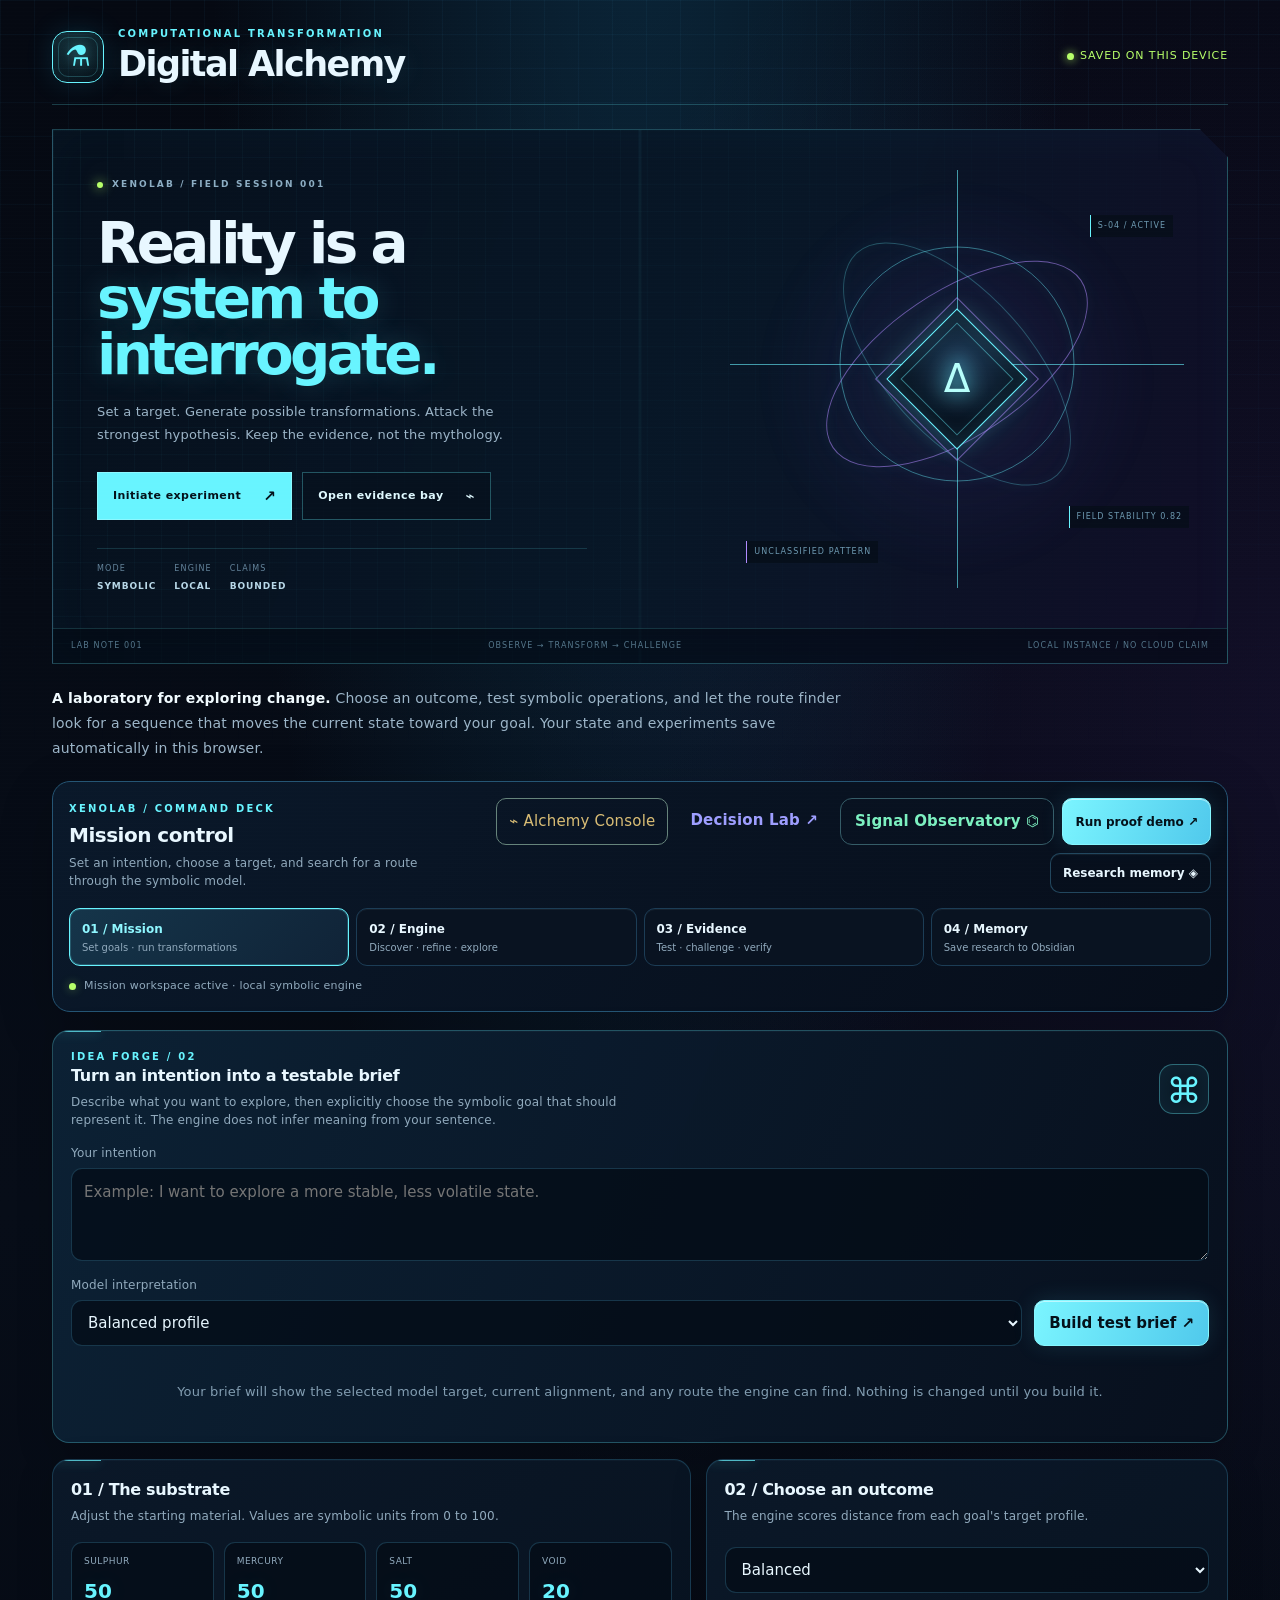
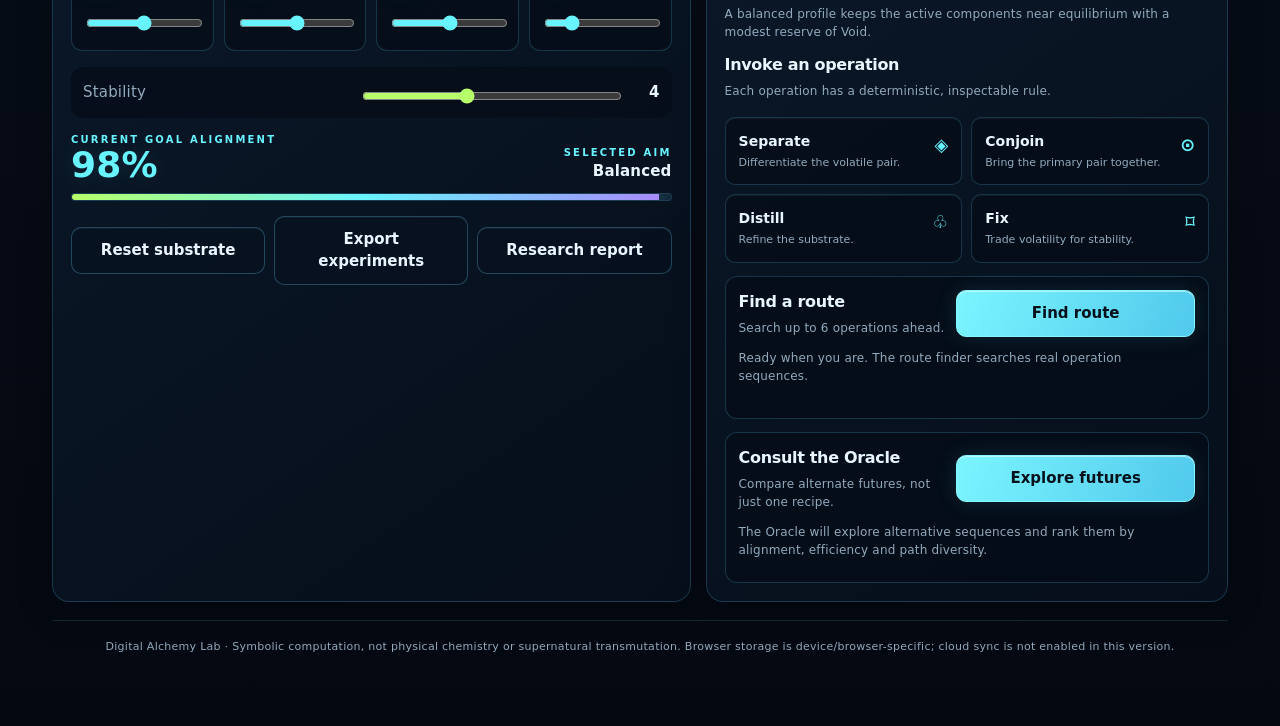
<file: index.html>
<!doctype html>
<html lang="en"><head><meta charset="utf-8"><meta name="viewport" content="width=device-width,initial-scale=1,viewport-fit=cover"><meta name="theme-color" content="#09130f"><title>Digital Alchemy Lab</title>
<style>
:root{color-scheme:dark;--bg:#09130f;--panel:#111f18;--panel2:#17281f;--line:#294535;--gold:#d9bd75;--muted:#9aafa1;--text:#edf4ed;--green:#82c59a;--red:#e9a19a}*{box-sizing:border-box}body{margin:0;background:radial-gradient(ellipse at top,#14281d 0,#09130f 58%);color:var(--text);font:15px/1.5 system-ui,-apple-system,BlinkMacSystemFont,"Segoe UI",sans-serif}button,input,select{font:inherit}button{border:1px solid var(--line);background:#203629;color:var(--text);border-radius:12px;padding:11px 14px;cursor:pointer;font-weight:650}button:active{transform:scale(.985)}button.primary{background:var(--gold);color:#172016;border-color:var(--gold)}button.ghost{background:transparent}button.danger{color:#ffc1b8}button:disabled{opacity:.4;cursor:not-allowed}.wrap{max-width:1050px;margin:auto;padding:20px 15px 50px}.top{display:flex;justify-content:space-between;align-items:center;gap:12px;margin-bottom:22px}.brand{display:flex;align-items:center;gap:12px}.sigil{width:45px;height:45px;border:1px solid var(--gold);border-radius:50%;display:grid;place-items:center;color:var(--gold);font-size:26px}.eyebrow{color:var(--gold);font-size:11px;letter-spacing:.19em;text-transform:uppercase}.brand h1{font-size:23px;line-height:1.15;margin:3px 0}.status{font-size:12px;color:var(--green);display:flex;align-items:center;gap:6px}.dot{width:7px;height:7px;background:var(--green);border-radius:50%}.intro{margin-bottom:20px;color:var(--muted);max-width:690px}.intro strong{color:var(--text)}.mission{margin:0 0 16px;padding:17px 18px;background:linear-gradient(115deg,rgba(29,54,39,.96),rgba(12,24,17,.98));border-color:#3b6048}.mission-head{display:flex;justify-content:space-between;gap:12px;align-items:center}.mission h2{font-size:18px;margin:4px 0}.mission .sub{margin:0;max-width:560px}.mission-mark{font-size:35px;color:var(--gold);border:1px solid #3d5c43;border-radius:50%;width:50px;height:50px;display:grid;place-items:center;flex-shrink:0}.launch-nav{display:grid;grid-template-columns:repeat(5,minmax(0,1fr));gap:8px;margin-top:17px}.launch-nav a{display:flex;align-items:flex-start;gap:8px;min-width:0;text-decoration:none;color:var(--text);background:#0a1710;border:1px solid #294535;border-radius:12px;padding:11px 9px;transition:border-color .15s,background .15s}.launch-nav a:hover,.launch-nav a:focus-visible{border-color:var(--gold);background:#172a1d;outline:none}.launch-nav a>span:nth-child(2){min-width:0;flex:1}.launch-num{font-size:10px;color:var(--gold);letter-spacing:.08em;padding-top:2px}.launch-nav strong{display:block;font-size:12px;line-height:1.3}.launch-nav small{display:block;color:var(--muted);font-size:10px;line-height:1.35;margin-top:5px}.launch-arrow{color:var(--gold);font-size:13px}.mission-note{display:flex;align-items:center;gap:8px;font-size:11px;color:var(--muted);margin:12px 0 0}.mission-note .dot{flex-shrink:0}.intent-compiler{margin:0 0 16px}.field-label{display:block;color:var(--muted);font-size:12px;margin:15px 0 6px}.intent-compiler textarea{display:block;width:100%;resize:vertical;min-height:76px;background:#0a1710;color:var(--text);border:1px solid var(--line);border-radius:11px;padding:12px;font:inherit}.intent-compiler textarea:focus,.intent-compiler select:focus{outline:2px solid var(--gold);outline-offset:2px}.intent-controls{display:grid;grid-template-columns:minmax(0,1fr) auto;gap:12px;align-items:end}.intent-controls .goal-select{margin:0}.intent-controls button{min-height:44px}.intent-result{margin-top:14px}.intent-result:empty{display:none}.intent-result .routebox{margin-top:10px}.intent-brief-title{font-size:14px;color:var(--gold);margin:0 0 5px}.intent-result p{margin:5px 0;color:var(--muted);font-size:12px}.intent-result strong{color:var(--text)}.candidate-compare{border-top:1px solid var(--line);padding-top:10px;margin-top:10px}.candidate-compare>div:first-child{display:flex;justify-content:space-between;gap:8px;align-items:center}.candidate-score{font-size:12px;color:var(--gold);white-space:nowrap}.candidate-compare .routepath{margin-top:8px}.grid{display:grid;grid-template-columns:1.1fr .9fr;gap:15px}.panel{background:linear-gradient(145deg,rgba(22,40,30,.97),rgba(13,25,18,.97));border:1px solid var(--line);border-radius:18px;padding:18px;min-width:0}.panel h2{font-size:16px;margin:0 0 5px}.sub{font-size:12px;color:var(--muted);margin:0 0 17px}.stats{display:grid;grid-template-columns:repeat(4,minmax(0,1fr));gap:9px}.stat{background:#0b1710;border:1px solid #243d2d;border-radius:13px;padding:10px}.stat label{display:block;color:var(--muted);font-size:11px;margin-bottom:8px}.stat strong{font-size:20px;color:var(--gold);font-variant-numeric:tabular-nums}.range{width:100%;accent-color:var(--gold);margin-top:9px}.stability{display:flex;align-items:center;gap:12px;margin:16px 0 0;background:#0b1710;border-radius:12px;padding:12px}.stability label{flex:1;color:var(--muted)}.stability input{width:45%;accent-color:var(--green)}.stability strong{min-width:24px;text-align:right}.row{display:flex;gap:9px;align-items:center;flex-wrap:wrap}.row>*{flex:1}.goal-select{width:100%;background:#0b1710;color:var(--text);border:1px solid var(--line);border-radius:11px;padding:12px;margin:5px 0 12px}.scoreline{display:flex;justify-content:space-between;gap:10px;align-items:end;margin-top:14px}.score{font-size:32px;color:var(--gold);font-weight:750;line-height:1}.meter{height:7px;background:#27382d;border-radius:99px;overflow:hidden;margin-top:10px}.meter span{height:100%;display:block;background:linear-gradient(90deg,#77b98b,var(--gold));width:0%;transition:width .2s}.ops{display:grid;grid-template-columns:repeat(2,minmax(0,1fr));gap:9px}.op{padding:13px;text-align:left;background:#0c1911}.op b{display:block;font-size:14px}.op small{display:block;color:var(--muted);font-weight:400;font-size:11px;margin-top:3px}.op .symbol{float:right;color:var(--gold);font-size:18px}.routebox{border:1px solid var(--line);background:#0b1710;border-radius:13px;padding:13px;margin-top:13px}.routepath{display:flex;flex-wrap:wrap;gap:6px;margin:10px 0}.chip{background:#243b2c;border:1px solid #365540;border-radius:8px;padding:5px 8px;font-size:12px}.trace{display:flex;flex-direction:column;gap:9px}.traceitem{border-left:2px solid var(--gold);padding:1px 0 4px 12px}.traceitem b{font-size:13px}.traceitem p{font-size:12px;color:var(--muted);margin:3px 0}.history{display:flex;flex-direction:column;gap:9px}.histitem{display:flex;justify-content:space-between;gap:12px;align-items:center;border:1px solid var(--line);background:#0b1710;border-radius:12px;padding:12px}.histitem strong{display:block;font-size:13px}.histitem small{color:var(--muted);font-size:11px}.histactions{display:flex;gap:6px;flex-shrink:0}.histactions button{padding:7px 9px;font-size:11px}.empty{padding:22px 10px;text-align:center;color:var(--muted);font-size:13px}.wide{grid-column:1/-1}.foot{margin-top:18px;color:var(--muted);font-size:11px;text-align:center}.toast{position:fixed;bottom:18px;left:50%;transform:translateX(-50%);background:#d9bd75;color:#172016;border-radius:12px;padding:10px 15px;font-weight:700;box-shadow:0 8px 30px #0008;display:none;max-width:90vw;z-index:5}.smallbtn{padding:8px 10px;font-size:12px}@media(max-width:680px){.wrap{padding:15px 12px 35px}.launch-nav{grid-template-columns:1fr 1fr}.launch-nav a:last-child{grid-column:1/-1}.mission{padding:15px}.intent-controls{grid-template-columns:1fr}.grid{grid-template-columns:1fr}.wide{grid-column:auto}.panel{padding:15px}.stats{gap:6px}.stat{padding:8px 7px}.stat strong{font-size:18px}.stat label{font-size:10px}.top{align-items:flex-start}.status{font-size:10px}.brand h1{font-size:21px}.histitem{align-items:flex-start}.histactions{flex-direction:column}.histactions button{min-width:68px}}

/* DIGITAL ALCHEMY / XENOLAB VISUAL SYSTEM */
:root{
 --bg:#050912;
 --panel:#0a1422;
 --panel2:#0d1d30;
 --line:#1b4562;
 --gold:#68f4ff;
 --muted:#91aabd;
 --text:#e8f7ff;
 --green:#b7ff6a;
 --red:#ff719b;
 color-scheme:dark;
}
html{scroll-behavior:smooth;scroll-padding-top:18px}
body{
 background:
  radial-gradient(ellipse at 50% -12%,rgba(22,102,145,.32),transparent 48%),
  radial-gradient(ellipse at 100% 30%,rgba(95,38,155,.13),transparent 42%),
  linear-gradient(180deg,#050912 0%,#070d18 52%,#040811 100%);
 letter-spacing:.012em;
}
body::before{
 content:"";position:fixed;inset:0;z-index:-1;pointer-events:none;
 background-image:linear-gradient(rgba(81,202,255,.045) 1px,transparent 1px),linear-gradient(90deg,rgba(81,202,255,.045) 1px,transparent 1px);
 background-size:34px 34px;
 z-index:0;
 mask-image:linear-gradient(to bottom,black,transparent 86%);
}
body::after{
 content:"";position:fixed;inset:0;z-index:8;pointer-events:none;opacity:.07;
 background:repeating-linear-gradient(to bottom,transparent 0,transparent 3px,rgba(105,220,255,.09) 4px);
 mix-blend-mode:screen;
}
.wrap{max-width:1220px;padding:26px 22px 60px;position:relative;z-index:1}
.top{padding:0 0 17px;border-bottom:1px solid rgba(104,244,255,.22);margin-bottom:24px}
.brand{gap:14px}
.sigil{
 width:52px;height:52px;border-radius:15px;position:relative;
 background:linear-gradient(145deg,rgba(104,244,255,.12),rgba(104,244,255,.015));
 box-shadow:0 0 28px rgba(44,210,255,.13),inset 0 0 18px rgba(104,244,255,.06);
 text-shadow:0 0 18px rgba(104,244,255,.7);font-size:29px;
}
.sigil::after{content:"";position:absolute;inset:5px;border:1px solid rgba(104,244,255,.22);border-radius:10px;pointer-events:none}
.eyebrow{color:var(--gold);letter-spacing:.22em;font-size:10px;font-weight:750}
.brand h1{font-size:clamp(25px,3vw,35px);letter-spacing:-.045em;font-weight:780;text-shadow:0 0 28px rgba(104,244,255,.14)}
.status{color:var(--green);font-size:11px;text-transform:uppercase;letter-spacing:.08em}
.dot{box-shadow:0 0 10px currentColor}
.intro{max-width:790px;font-size:14px;line-height:1.8;color:#9cb5c8}
.intro strong{color:#f1fbff}
.panel{
 background:linear-gradient(145deg,rgba(11,25,42,.96),rgba(6,15,27,.97));
 border:1px solid rgba(64,151,190,.29);
 border-radius:17px;
 box-shadow:0 12px 36px rgba(0,0,0,.19),inset 0 1px 0 rgba(151,226,255,.035);
 position:relative;overflow:hidden;
}
.panel::before{
 content:"";position:absolute;left:0;top:0;width:48px;height:1px;
 background:var(--gold);box-shadow:0 0 12px var(--gold);opacity:.72;
}
.panel h2{letter-spacing:-.02em;font-size:16px}
.sub,.field-label{color:var(--muted)}
.mission{
 background:linear-gradient(112deg,rgba(12,34,54,.97),rgba(8,16,30,.98));
 border-color:rgba(104,244,255,.27);
}
.mission-mark{
 color:var(--gold);border-color:rgba(104,244,255,.36);border-radius:14px;
 background:rgba(104,244,255,.045);box-shadow:inset 0 0 18px rgba(104,244,255,.05);
}
.launch-nav a,.stat,.routebox,.histitem,.stability,.intent-compiler textarea,.goal-select,.op{
 background:rgba(4,12,23,.76);
 border-color:rgba(53,116,151,.39);
}
.launch-nav a{border-radius:11px;transition:transform .18s,border-color .18s,background .18s,box-shadow .18s}
.launch-nav a:hover,.launch-nav a:focus-visible{
 border-color:var(--gold);background:rgba(18,51,72,.75);
 box-shadow:0 0 22px rgba(104,244,255,.09);transform:translateY(-2px)
}
.launch-nav strong{font-size:12px;letter-spacing:.01em}
.launch-num,.launch-arrow,.candidate-score{color:var(--gold)}
button{
 border:1px solid rgba(73,149,183,.42);
 background:linear-gradient(180deg,#12283b,#0b1b2b);
 border-radius:10px;
 box-shadow:inset 0 1px 0 rgba(195,240,255,.055);
 transition:transform .16s,border-color .16s,box-shadow .16s,filter .16s;
}
button:hover:not(:disabled){border-color:rgba(104,244,255,.8);box-shadow:0 0 20px rgba(104,244,255,.09),inset 0 1px 0 rgba(195,240,255,.08);filter:brightness(1.08)}
button.primary{
 background:linear-gradient(110deg,#7bf5ff,#50c9ec);
 border-color:#86f7ff;color:#04111a;
 box-shadow:0 0 22px rgba(80,201,236,.14),inset 0 1px 0 rgba(255,255,255,.5);
 font-weight:800;
}
button.primary:hover:not(:disabled){box-shadow:0 0 27px rgba(80,201,236,.27);filter:brightness(1.05)}
button.ghost{background:rgba(7,17,29,.45)}
button.danger{color:#ff9db7}
.intent-compiler textarea:focus,.intent-compiler select:focus{outline-color:var(--gold)}
.stats{gap:10px}
.stat{border-radius:11px;padding:12px}
.stat label{letter-spacing:.055em;text-transform:uppercase;font-size:9px}
.stat strong,.score{color:var(--gold);text-shadow:0 0 22px rgba(104,244,255,.12)}
.score{font-size:36px}
.meter{background:#14283a;border:1px solid rgba(73,149,183,.19);height:8px}
.meter span{background:linear-gradient(90deg,#b7ff6a,#68f4ff,#a78bfa);box-shadow:0 0 12px rgba(104,244,255,.35)}
.range{accent-color:var(--gold)}
.chip{background:#10283a;border-color:#24536c;color:#d8f7ff}
.traceitem{border-left-color:var(--gold)}
.routebox{border-radius:12px}
.empty{color:#829db1}
.mission-note{font-size:10px;letter-spacing:.015em}
.toast{background:#68f4ff;color:#04111a;box-shadow:0 8px 35px rgba(0,0,0,.55),0 0 25px rgba(104,244,255,.18)}
.foot{border-top:1px solid rgba(104,244,255,.14);padding-top:18px;letter-spacing:.025em}
input,select,textarea{accent-color:var(--gold)}
:focus-visible{outline:2px solid var(--gold);outline-offset:3px}
@media(max-width:680px){
 .wrap{padding:16px 12px 38px}
 .top{padding-bottom:14px}
 .sigil{width:45px;height:45px}
 .panel{border-radius:14px}
 .launch-nav a{padding:10px 8px}
}
@media(prefers-reduced-motion:reduce){
 *,*::before,*::after{scroll-behavior:auto!important;transition:none!important;animation:none!important}
}


/* XENOLAB ART DIRECTION: asymmetry, specimen geometry, instrument typography */
.xeno-hero{
 position:relative;isolation:isolate;overflow:hidden;display:grid;grid-template-columns:minmax(0,1.08fr) minmax(290px,.92fr);
 min-height:390px;margin:0 0 22px;border:1px solid rgba(104,244,255,.3);
 background:linear-gradient(112deg,rgba(6,16,29,.98) 0%,rgba(8,23,39,.94) 54%,rgba(17,14,39,.97) 100%);
 clip-path:polygon(0 0,calc(100% - 28px) 0,100% 28px,100% 100%,0 100%);
 box-shadow:0 24px 70px rgba(0,0,0,.28),inset 0 0 50px rgba(62,172,211,.035);
}
.xeno-hero:before{content:"";position:absolute;inset:0;z-index:-1;background:linear-gradient(90deg,transparent 49.8%,rgba(104,244,255,.11) 50%,transparent 50.2%),linear-gradient(rgba(104,244,255,.035) 1px,transparent 1px),linear-gradient(90deg,rgba(104,244,255,.035) 1px,transparent 1px);background-size:100% 100%,27px 27px,27px 27px;mask-image:linear-gradient(120deg,black,transparent 95%)}
.xeno-copy{padding:clamp(24px,4vw,48px) 0 34px clamp(22px,4vw,44px);align-self:center;z-index:2}
.xeno-kicker{display:flex;align-items:center;gap:9px;color:#8daec4;font-size:9px;font-weight:800;letter-spacing:.24em}
.xeno-live{width:6px;height:6px;border-radius:50%;background:#b7ff6a;box-shadow:0 0 12px #b7ff6a}
.xeno-copy h2{font-size:clamp(32px,4.4vw,58px)!important;line-height:.99;letter-spacing:-.065em!important;margin:24px 0 17px!important;font-weight:780;max-width:620px}
.xeno-copy h2 em{font-style:normal;color:#68f4ff;text-shadow:0 0 30px rgba(104,244,255,.18)}
.xeno-copy>p{max-width:435px;font-size:13px;line-height:1.8;color:#9cb5c8;margin:0}
.xeno-actions{display:flex;flex-wrap:wrap;gap:10px;margin-top:25px}
.xeno-actions a{display:inline-flex;align-items:center;gap:22px;padding:12px 15px;text-decoration:none;background:#68f4ff;color:#04111a;border:1px solid #8cf8ff;font-size:11px;font-weight:850;letter-spacing:.04em}
.xeno-actions a span{font-size:15px}
.xeno-actions a.xeno-secondary{background:rgba(6,16,29,.7);color:#dff9ff;border-color:rgba(104,244,255,.3)}
.xeno-readout{display:flex;flex-wrap:wrap;gap:18px;margin-top:28px;padding-top:14px;border-top:1px solid rgba(104,244,255,.15);max-width:490px}
.xeno-readout span{font-size:8px;color:#64849b;letter-spacing:.14em}
.xeno-readout b{display:block;color:#b8d8e8;font-size:9px;margin-top:5px;letter-spacing:.1em}
.xeno-specimen{position:relative;min-height:330px;display:grid;place-items:center;overflow:hidden}
.xeno-specimen:before{content:"";position:absolute;width:75%;aspect-ratio:1;border-radius:50%;background:radial-gradient(circle,rgba(104,244,255,.12),rgba(89,67,190,.08) 32%,transparent 68%);filter:blur(10px)}
.xeno-orbit{position:absolute;left:50%;top:47%;border:1px solid rgba(104,244,255,.43);border-radius:50%;transform:translate(-50%,-50%);box-shadow:0 0 18px rgba(104,244,255,.04),inset 0 0 15px rgba(104,244,255,.035)}
.xeno-orbit-a{width:235px;height:235px}
.xeno-orbit-b{width:300px;height:145px;transform:translate(-50%,-50%) rotate(-34deg);border-color:rgba(176,139,255,.55)}
.xeno-orbit-c{width:300px;height:145px;transform:translate(-50%,-50%) rotate(48deg);border-color:rgba(104,244,255,.28)}
.xeno-core{position:relative;width:100px;height:100px;display:grid;place-items:center;background:radial-gradient(circle at 40% 35%,#203d5a,#081321 68%);border:1px solid #68f4ff;transform:rotate(45deg);box-shadow:0 0 24px rgba(104,244,255,.24),inset 0 0 22px rgba(104,244,255,.13)}
.xeno-core:before,.xeno-core:after{content:"";position:absolute;inset:9px;border:1px solid rgba(104,244,255,.45)}
.xeno-core:after{inset:-9px;border-color:rgba(176,139,255,.55)}
.xeno-core span{transform:rotate(-45deg);font-size:39px;font-weight:300;color:#b7fffb;text-shadow:0 0 20px #68f4ff}
.xeno-cross{position:absolute;background:#68f4ff;opacity:.6}
.xeno-cross-a{width:1px;height:84%;left:50%;top:8%}
.xeno-cross-b{height:1px;width:84%;top:47%;left:8%}
.xeno-coordinate{position:absolute;color:#6e9ab2;font-size:8px;letter-spacing:.13em;background:rgba(5,13,24,.7);padding:5px 7px;border-left:1px solid #68f4ff}
.xeno-coordinate-a{top:17%;right:10%}.xeno-coordinate-b{bottom:20%;right:7%}.xeno-coordinate-c{bottom:13%;left:11%;border-color:#b08bff}
.xeno-edge{grid-column:1/-1;display:flex;justify-content:space-between;gap:12px;flex-wrap:wrap;padding:11px 18px;border-top:1px solid rgba(104,244,255,.16);background:rgba(2,8,16,.48);color:#54768b;font-size:8px;letter-spacing:.14em}
@media(max-width:700px){
 .xeno-hero{grid-template-columns:1fr;clip-path:polygon(0 0,calc(100% - 18px) 0,100% 18px,100% 100%,0 100%)}
 .xeno-copy{padding:25px 21px 8px}
 .xeno-copy h2{font-size:37px!important;margin:19px 0 14px!important}
 .xeno-specimen{min-height:260px}
 .xeno-orbit-a{width:180px;height:180px}.xeno-orbit-b,.xeno-orbit-c{width:235px;height:115px}
 .xeno-core{width:78px;height:78px}
 .xeno-edge{padding:10px 13px;font-size:7px}
}


/* OBSIDIAN BRIDGE */
.obsidian-bridge{margin:0 0 18px;border-color:#5c4a86;background:linear-gradient(120deg,rgba(29,23,53,.97),rgba(9,20,34,.98))}
.obsidian-bridge .bridge-head{display:flex;align-items:flex-start;justify-content:space-between;gap:12px}
.obsidian-bridge .bridge-mark{font-size:25px;color:#c8a8ff;border:1px solid #5c4a86;border-radius:13px;padding:7px 11px;flex-shrink:0}
.obsidian-bridge .bridge-controls{display:grid;grid-template-columns:minmax(0,1fr) auto;gap:9px;align-items:end}
.obsidian-bridge input{width:100%;min-width:0;background:#080f1b;color:var(--text);border:1px solid #5c4a86;border-radius:10px;padding:11px}
.obsidian-bridge .bridge-actions{display:flex;gap:8px;flex-wrap:wrap;margin-top:10px}
.obsidian-bridge .bridge-actions button{flex:1;min-width:180px}
.obsidian-bridge .bridge-note{font-size:12px;color:var(--muted);margin:10px 0 0}
@media(max-width:520px){.obsidian-bridge .bridge-controls{grid-template-columns:1fr}.obsidian-bridge .bridge-actions button{min-width:100%}}


/* COMMAND DECK / FOCUSED WORKSPACES */
.workspace-shell{margin:0 0 18px;padding:16px;border:1px solid #255574;border-radius:18px;background:linear-gradient(125deg,rgba(10,25,43,.98),rgba(7,14,27,.98));box-shadow:0 18px 55px #0003}
.workspace-topline{display:flex;align-items:center;justify-content:space-between;gap:14px;margin-bottom:15px}
.workspace-topline h2{margin:4px 0;font-size:20px;letter-spacing:-.025em}
.workspace-topline p{margin:0;color:var(--muted);font-size:12px;max-width:480px}
.workspace-actions{display:flex;gap:8px;flex-wrap:wrap;justify-content:flex-end}
.workspace-actions button{font-size:12px;padding:10px 12px}
.workspace-tabs{display:grid;grid-template-columns:repeat(4,minmax(0,1fr));gap:7px}
.workspace-tab{background:#091321;border:1px solid #1c3d56;border-radius:11px;text-align:left;padding:11px 12px;min-width:0}
.workspace-tab strong{display:block;font-size:12px}
.workspace-tab small{display:block;color:var(--muted);font-size:10px;font-weight:400;margin-top:3px;line-height:1.35}
.workspace-tab[aria-selected="true"]{border-color:#68f4ff;background:linear-gradient(135deg,#15354a,#102337);box-shadow:inset 0 0 0 1px #68f4ff33}
.workspace-tab[aria-selected="true"] strong{color:#8ff7ff}
.workspace-state{display:flex;align-items:center;gap:8px;color:var(--muted);font-size:11px;margin-top:12px}
.workspace-state .dot{background:var(--green);box-shadow:0 0 10px #b7ff6a66}
.workspace-hidden{display:none!important}
@media(max-width:600px){.workspace-shell{padding:12px}.workspace-topline{display:block}.workspace-actions{justify-content:stretch;margin-top:12px}.workspace-actions button{flex:1}.workspace-tabs{grid-template-columns:repeat(2,minmax(0,1fr))}.workspace-tab{padding:10px}.workspace-topline h2{font-size:18px}}

</style></head><body><main class="wrap">
<header class="top"><div class="brand"><div class="sigil">⚗</div><div><div class="eyebrow">Computational transformation</div><h1>Digital Alchemy</h1></div></div><div class="status" id="saveStatus"><span class="dot"></span><span>Saved on this device</span></div></header>
<section class="xeno-hero" aria-label="XenoLab research interface">
 <div class="xeno-copy">
  <div class="xeno-kicker"><span class="xeno-live"></span> XENOLAB / FIELD SESSION 001</div>
  <h2>Reality is a<br><em>system to interrogate.</em></h2>
  <p>Set a target. Generate possible transformations. Attack the strongest hypothesis. Keep the evidence, not the mythology.</p>
  <div class="xeno-actions"><a href="#intentionPanel">Initiate experiment <span>↗</span></a><a class="xeno-secondary" href="#evidencePanel">Open evidence bay <span>⌁</span></a></div>
  <div class="xeno-readout"><span>MODE <b>SYMBOLIC</b></span><span>ENGINE <b>LOCAL</b></span><span>CLAIMS <b>BOUNDED</b></span></div>
 </div>
 <div class="xeno-specimen" aria-hidden="true">
  <div class="xeno-orbit xeno-orbit-a"></div><div class="xeno-orbit xeno-orbit-b"></div><div class="xeno-orbit xeno-orbit-c"></div>
  <div class="xeno-cross xeno-cross-a"></div><div class="xeno-cross xeno-cross-b"></div>
  <div class="xeno-core"><span>Δ</span></div>
  <div class="xeno-coordinate xeno-coordinate-a">S-04 / ACTIVE</div><div class="xeno-coordinate xeno-coordinate-b">FIELD STABILITY 0.82</div>
  <div class="xeno-coordinate xeno-coordinate-c">UNCLASSIFIED PATTERN</div>
 </div>
 <div class="xeno-edge"><span>LAB NOTE 001</span><span>OBSERVE → TRANSFORM → CHALLENGE</span><span>LOCAL INSTANCE / NO CLOUD CLAIM</span></div>
</section>
<p class="intro"><strong>A laboratory for exploring change.</strong> Choose an outcome, test symbolic operations, and let the route finder look for a sequence that moves the current state toward your goal. Your state and experiments save automatically in this browser.</p>

<section class="workspace-shell" aria-label="Digital Alchemy workspaces">
 <div class="workspace-topline"><div><div class="eyebrow">XENOLAB / COMMAND DECK</div><h2 id="workspaceTitle">Mission control</h2><p id="workspaceDescription">Set an intention, choose a target, and search for a route through the symbolic model.</p></div><div class="workspace-actions"><a class="primary" href="./console.html" style="display:inline-flex;align-items:center;gap:6px;padding:9px 12px;border:1px solid #66847b;border-radius:10px;color:#d9bd75;text-decoration:none" title="Open the Lumora Alchemy Console">⌁ Alchemy Console</a><a href="./decision-lab.html" style="display:inline-block;text-decoration:none;padding:11px 14px;border-radius:12px;font-weight:650">Decision Lab ↗</a><a href="./observatory.html" style="display:inline-block;text-decoration:none;padding:11px 14px;border:1px solid #355c67;border-radius:12px;font-weight:650;color:#7cf0c0">Signal Observatory ⌬</a><button class="primary" id="launchProofDemo">Run proof demo ↗</button><button class="ghost" id="openResearchMemory">Research memory ◈</button></div></div>
 <div class="workspace-tabs" role="tablist" aria-label="Research workspaces">
  <button class="workspace-tab" type="button" role="tab" data-workspace-tab="mission" aria-selected="true"><strong>01 / Mission</strong><small>Set goals · run transformations</small></button>
  <button class="workspace-tab" type="button" role="tab" data-workspace-tab="engine" aria-selected="false"><strong>02 / Engine</strong><small>Discover · refine · explore</small></button>
  <button class="workspace-tab" type="button" role="tab" data-workspace-tab="evidence" aria-selected="false"><strong>03 / Evidence</strong><small>Test · challenge · verify</small></button>
  <button class="workspace-tab" type="button" role="tab" data-workspace-tab="memory" aria-selected="false"><strong>04 / Memory</strong><small>Save research to Obsidian</small></button>
 </div>
 <div class="workspace-state"><span class="dot"></span><span id="workspaceStateText">Mission workspace active · local symbolic engine</span></div>
</section>


<section class="panel wide obsidian-bridge" id="obsidianBridge" aria-labelledby="obsidianBridgeTitle">
  <div class="bridge-head"><div><div class="eyebrow">Research memory / Obsidian bridge</div><h2 id="obsidianBridgeTitle">Keep the discoveries</h2><p class="sub">Send the latest saved experiment straight into an Obsidian note, or export your full experiment archive as Markdown.</p></div><span class="bridge-mark" aria-hidden="true">⌘</span></div>
  <div class="bridge-controls"><div><label class="field-label" for="obsidianVaultName">Your Obsidian vault name</label><input id="obsidianVaultName" type="text" value="Digital Alchemy" autocomplete="off" autocapitalize="words" placeholder="Exact vault name"></div><button class="primary" id="saveToObsidian">Send latest experiment ↗</button></div>
  <div class="bridge-actions"><button class="ghost" id="exportObsidianLog">Export full research log (.md)</button></div>
  <p class="bridge-note" id="obsidianBridgeStatus" aria-live="polite">First: create a vault with this exact name. Sending a note opens Obsidian for you to confirm. Nothing is sent in the background.</p>
</section>

<section class="panel" aria-labelledby="portfolioDemoTitle" style="margin-bottom:18px">
  <div class="row"><div><div class="eyebrow">Portfolio demonstration</div><h2 id="portfolioDemoTitle">Quick proof run</h2><p class="sub">Run two independent software checks, then get a compact evidence summary. This does not change your current substrate or saved rules.</p></div><div class="row" style="gap:8px;flex-wrap:wrap;justify-content:flex-end"><button class="smallbtn" id="runEvidenceChain" style="flex:0 0 auto">Run discovery chain</button><button class="primary smallbtn" id="runPortfolioDemo" style="flex:0 0 auto">Run proof demo</button></div></div>
  <div id="portfolioDemoResults" aria-live="polite"><div class="empty">Ready to check numeric bounds, repeatability, and deterministic test-sample generation.</div></div>
  <div id="evidenceChainResults" aria-live="polite" style="margin-top:10px"><div class="empty">The discovery chain will connect preserved candidate rules to fresh tests, counterexamples, and an evidence verdict.</div></div>
</section>
<section class="panel" id="refinementPanel" style="margin-bottom:18px" aria-labelledby="refinementTitle">
  <div class="eyebrow">Adaptive research / 03</div><h2 id="refinementTitle">Challenge a rule. Improve it with evidence.</h2>
  <p class="sub">The engine perturbs one saved rule, compares every variant against the same deterministic 128-state holdout, and only offers preservation when the revision clears a transparent improvement threshold. Original rules and your working substrate stay untouched.</p>
  <div class="row"><div><label class="field-label" for="refinementRuleSelect">Rule to challenge</label><select id="refinementRuleSelect" class="goal-select"><option value="">Choose a saved rule</option></select></div><button class="primary" id="runRuleRefinement" style="flex:0 0 auto">Search refinements</button></div>
  <div id="ruleRefinementResults" aria-live="polite"><div class="empty">Save at least one candidate rule, then search for a measurable improvement.</div></div>
  <p class="mission-note"><span class="dot"></span> A better score means better performance inside this model and goal, not proof of a real-world law.</p>
</section>
<section class="mission panel" aria-labelledby="missionTitle">
  <div class="mission-head"><div><div class="eyebrow">Session console / 01</div><h2 id="missionTitle">Choose your next move</h2><p class="sub">A simpler launch point for the larger research lab. Start with a route, then investigate the evidence.</p></div><span class="mission-mark" aria-hidden="true">⌁</span></div>
  <nav class="launch-nav" aria-label="Jump to a Digital Alchemy workspace">
    <a href="#substratePanel"><span class="launch-num">01</span><span><strong>Set the substrate</strong><small>Adjust the starting state</small></span><span class="launch-arrow">↘</span></a>
    <a href="#intentionPanel"><span class="launch-num">02</span><span><strong>Choose an outcome</strong><small>Define what you want to test</small></span><span class="launch-arrow">↘</span></a>
    <a href="#routePanel"><span class="launch-num">03</span><span><strong>Explore possible routes</strong><small>Compare candidate sequences</small></span><span class="launch-arrow">↘</span></a>
    <a href="#discoveryPanel"><span class="launch-num">04</span><span><strong>Investigate the model</strong><small>Run discovery and challenge tests</small></span><span class="launch-arrow">↘</span></a>
    <a href="#evidencePanel"><span class="launch-num">05</span><span><strong>Inspect evidence</strong><small>Audits, trace and saved results</small></span><span class="launch-arrow">↘</span></a>
  </nav>
  <p class="mission-note"><span class="dot"></span> Scope reminder: scores describe this symbolic model. They are not probabilities of real-world success.</p>
</section>
<section class="mission panel intent-compiler" aria-labelledby="intentCompilerTitle">
  <div class="mission-head"><div><div class="eyebrow">Idea Forge / 02</div><h2 id="intentCompilerTitle">Turn an intention into a testable brief</h2><p class="sub">Describe what you want to explore, then explicitly choose the symbolic goal that should represent it. The engine does not infer meaning from your sentence.</p></div><span class="mission-mark" aria-hidden="true">⌘</span></div>
  <label class="field-label" for="intentionText">Your intention</label>
  <textarea id="intentionText" rows="3" maxlength="500" placeholder="Example: I want to explore a more stable, less volatile state."></textarea>
  <div class="intent-controls"><div><label class="field-label" for="intentionGoal">Model interpretation</label><select id="intentionGoal" class="goal-select"><option value="balanced">Balanced profile</option><option value="concentrated">Concentrated profile</option><option value="purified">Purified profile</option><option value="stable">Stable profile</option><option value="custom">My custom target</option></select></div><button class="primary" id="compileIntent">Build test brief ↗</button></div>
  <div id="intentBriefResult" class="intent-result" aria-live="polite"><div class="empty">Your brief will show the selected model target, current alignment, and any route the engine can find. Nothing is changed until you build it.</div></div>
</section>
<div class="grid">
<section class="panel" id="substratePanel"><h2>01 / The substrate</h2><p class="sub">Adjust the starting material. Values are symbolic units from 0 to 100.</p><div class="stats" id="stats"></div><div class="stability"><label for="stability">Stability</label><input id="stability" class="range" type="range" min="0" max="10" value="4"><strong id="stabValue">4</strong></div><div class="scoreline"><div><div class="eyebrow">Current goal alignment</div><div class="score" id="score">--%</div></div><div style="text-align:right"><div class="eyebrow">Selected aim</div><strong id="goalName">Balanced</strong></div></div><div class="meter"><span id="meter"></span></div><div class="row" style="margin-top:15px"><button class="ghost" id="resetState">Reset substrate</button><button class="ghost" id="export">Export experiments</button><button class="ghost" id="exportReport">Research report</button></div></section>
<section class="panel" id="intentionPanel"><h2>02 / Choose an outcome</h2><p class="sub">The engine scores distance from each goal's target profile.</p><select class="goal-select" id="goal"><option value="balanced">Balanced</option><option value="concentrated">Concentrated</option><option value="purified">Purified</option><option value="stable">Stable</option><option value="custom">Custom intention</option></select><div id="goalDescription" class="sub" style="margin-bottom:12px"></div><div id="customTarget" class="routebox" style="display:none;margin:0 0 18px"><h2>Define your target state</h2><p class="sub">Set the destination. The engine will search for a sequence that moves the substrate toward this profile.</p><div id="targetControls"></div><div class="stability"><label for="targetStability">Target stability</label><input id="targetStability" class="range" type="range" min="0" max="10" value="8"><strong id="targetStabilityValue">8</strong></div></div><h2>Invoke an operation</h2><p class="sub">Each operation has a deterministic, inspectable rule.</p><div class="ops"><button class="op" data-op="Separate"><span class="symbol">◈</span><b>Separate</b><small>Differentiate the volatile pair.</small></button><button class="op" data-op="Conjoin"><span class="symbol">⊙</span><b>Conjoin</b><small>Bring the primary pair together.</small></button><button class="op" data-op="Distill"><span class="symbol">♧</span><b>Distill</b><small>Refine the substrate.</small></button><button class="op" data-op="Fix"><span class="symbol">⌑</span><b>Fix</b><small>Trade volatility for stability.</small></button></div><div class="routebox" id="routePanel"><div class="row"><div><h2>Find a route</h2><p class="sub" style="margin:3px 0 0">Search up to 6 operations ahead.</p></div><button class="primary" id="findRoute">Find route</button></div><div id="routeResult" class="sub" style="margin:12px 0 0">Ready when you are. The route finder searches real operation sequences.</div><div class="routepath" id="routePath"></div><button id="runRoute" class="primary" style="width:100%;display:none">Execute recipe step by step</button></div><div class="routebox"><div class="row"><div><h2>Consult the Oracle</h2><p class="sub" style="margin:3px 0 0">Compare alternate futures, not just one recipe.</p></div><button class="primary" id="oracle">Explore futures</button></div><div id="oracleResult" class="sub" style="margin:12px 0 0">The Oracle will explore alternative sequences and rank them by alignment, efficiency and path diversity.</div><div id="oraclePaths" class="trace" style="margin-top:10px"></div></div></section>
<section class="panel wide" id="discoveryPanel"><div class="row"><div><h2>05 / Rule discovery</h2><p class="sub">Generate and test candidate transformation hypotheses.</p></div><button class="primary smallbtn" id="discoverRules" style="flex:0 0 auto">Discover rules</button> <button class="primary smallbtn" id="synthesizeStrategy" style="flex:0 0 auto">Synthesize strategy</button></div><div id="discoveryResults"><div class="empty">Generate candidate rules, compare their predicted effects, and test one.</div></div><div id="keptRules" class="trace" style="margin-top:12px"><p class="sub">Your preserved rule library will appear here.</p></div></section>
<section class="panel wide" id="evidencePanel"><div class="row"><div><h2>00 / PROJECT PROMETHEUS</h2><p class="sub">Self-adversarial discovery: test saved rules on a separate, reproducible holdout set and search for counterexamples.</p></div><button class="primary smallbtn" id="runPrometheus" style="flex:0 0 auto">Run Prometheus trial</button><button class="ghost smallbtn" id="compareBaseline" style="flex:0 0 auto">Compare against baseline</button><button class="ghost smallbtn" id="crossGoalAudit" style="flex:0 0 auto">Test across all goals</button><button class="ghost smallbtn" id="ruleStabilityAudit" style="flex:0 0 auto">Audit rule stability</button><button class="ghost smallbtn" id="compileEvidenceLedger" style="flex:0 0 auto">Compile evidence ledger</button><button class="ghost smallbtn" id="selectNextExperiment" style="flex:0 0 auto">Select next experiment</button><button class="ghost smallbtn" id="runSelectedProbes" style="flex:0 0 auto">Run selected probes</button><button class="ghost smallbtn" id="mapBlindSpots" style="flex:0 0 auto">Map model blind spots</button><button class="ghost smallbtn" id="probeWeaknesses" style="flex:0 0 auto">Probe weakest regions</button></div><div id="nextExperimentResults"><div class="empty">Use the evidence ledger to prioritise weak rules and select informative challenge states.</div></div><div id="evidenceLedgerResults"><div class="empty">Compile a ledger of saved test results, repeat performance, cross-goal resilience and recorded failures.</div></div><div id="ruleStabilityResults"><div class="empty">Test whether a rule survives small changes to its parameters.</div></div><div id="prometheusResults"><div class="empty">Prometheus will compare each saved rule against a held-out set of 128 synthetic states, identify its worst counterexample, and report whether its performance generalises beyond the original sample generator. No current state will be changed.</div></div><div id="blindSpotResults"><div class="empty">Map the model’s weak regions by testing saved rules against targeted synthetic state families.</div></div><div id="challengeResults"><div class="empty">Probe weak regions with targeted local search to seek worse counterexamples than random sampling found.</div></div></section><section class="panel wide"><div class="row"><div><h2>00C / ANOMALY LAB</h2><p class="sub">Construct controlled challenge protocols from the model’s weakest regions. Compare targeted states with a broad synthetic control set.</p></div><button class="primary smallbtn" id="runAnomalyProtocol" style="flex:0 0 auto">Generate challenge protocol</button></div><div id="anomalyResults"><div class="empty">The lab will identify a difficult region, generate a repeatable challenge set, and compare saved rules against a separate control sample.</div></div></section>
<section class="panel wide"><div class="row"><div><h2>00F / DISCOVERY CYCLE</h2><p class="sub">Run the connected analysis sequence: map conditional patterns, design discriminating probes, then stress-test the saved rules. Preserves the current state and rule library.</p></div><button class="primary smallbtn" id="runDiscoveryCycle" style="flex:0 0 auto">Run discovery cycle</button></div><div id="discoveryCycleResults"><div class="empty">The cycle links discovery, experiment design, and adversarial challenge into one repeatable pass.</div></div></section><section class="panel wide"><div class="row"><div><h2>00E / EXPERIMENT DESIGNER</h2><p class="sub">Find synthetic states where competing saved rules make sharply different predictions, then rank the most informative probes.</p></div><button class="primary smallbtn" id="designExperiments" style="flex:0 0 auto">Design discriminating experiment</button></div><div id="experimentDesignResults"><div class="empty">The designer will search for test states where saved rules disagree most, making them useful probes for distinguishing candidate explanations.</div></div></section><section class="panel wide"><div class="row"><div><h2>00G / RULE ADJUDICATOR</h2><p class="sub">Expose where competing rules disagree, then test whether the discovery leader remains strongest on a separate synthetic holdout.</p></div><button class="primary smallbtn" id="adjudicateRules" style="flex:0 0 auto">Adjudicate disagreement</button></div><div id="disagreementResults"><div class="empty">The adjudicator will compare candidate rankings on separate deterministic state sets and show the exact states with the largest prediction spread.</div></div></section><section class="panel wide"><div class="row"><div><h2>00D / PATTERN VAULT</h2><p class="sub">Search for conditional behaviour in saved rules, then test the strongest pattern on an independent synthetic sample.</p></div><button class="primary smallbtn" id="scanPatterns" style="flex:0 0 auto">Scan conditional patterns</button></div><div id="patternResults"><div class="empty">The scanner will formulate conditional hypotheses from one sample and attempt to replicate them on a separate sample.</div></div></section><section class="panel wide"><div class="row"><div><h2>00A / THE LAW FORGE</h2><p class="sub">Evolve the discovery method itself. Competing search strategies generate candidate rules, learn from held-out performance, and mutate their search settings across three generations.</p></div><button class="primary smallbtn" id="runLawForge" style="flex:0 0 auto">Evolve discovery methods</button><button class="ghost smallbtn" id="auditLawForge" style="flex:0 0 auto">Test adaptation vs baseline</button><button class="ghost smallbtn" id="benchmarkLawForge" style="flex:0 0 auto">Run multi-seed benchmark</button></div><div id="lawForgeResults"><div class="empty">The Law Forge will compare six discovery strategies over three generations. It changes no current state and saves its report with your experiment data.</div></div></section>
<section class="panel wide"><div class="row"><div><h2>02B / Engine integrity</h2><p class="sub">Repeatable software checks before trusting a result.</p></div><button class="primary smallbtn" id="runIntegrity" style="flex:0 0 auto">Run integrity tests</button><button class="ghost smallbtn" id="runReproducibility" style="flex:0 0 auto">Audit reproducibility</button></div><div id="reproducibilityResults"><div class="empty">Repeat seeded sample generation and core calculations to check that the same inputs produce the same results.</div></div><div id="integrityResults"><div class="empty">Run the test bench to check operation bounds, deterministic behaviour, scoring, and saved-rule transformations. Tests do not validate the symbolic model against the real world.</div></div></section>
<section class="panel wide"><div class="row"><div><h2>03 / Experiment trace</h2><p class="sub">A record of what changed, and why.</p></div><button class="ghost smallbtn" id="clearTrace" style="flex:0 0 auto">Clear trace</button></div><div class="trace" id="trace"><div class="empty">Your first operation will appear here.</div></div></section>
<section class="panel wide"><div class="row"><div><h2>04 / Experiment archive</h2><p class="sub">Saved locally, including recipe and before/after state.</p></div><button class="ghost smallbtn" id="clearHistory" style="flex:0 0 auto">Clear archive</button></div><div class="history" id="history"><div class="empty">No experiments yet. Invoke an operation or run a recipe.</div></div></section>
</div><p class="foot">Digital Alchemy Lab · Symbolic computation, not physical chemistry or supernatural transmutation. Browser storage is device/browser-specific; cloud sync is not enabled in this version.</p></main><div class="toast" id="toast"></div>
<script>
(function(){
const KEY='digital-alchemy-state-v1';
const names=['Sulphur','Mercury','Salt','Void'];
const goals={
 balanced:{label:'Balanced',target:[50,50,50,20],stab:5,desc:'A balanced profile keeps the active components near equilibrium with a modest reserve of Void.'},
 concentrated:{label:'Concentrated',target:[75,65,35,10],stab:6,desc:'Concentration favours strong Sulphur and Mercury, with less Void and a stable core.'},
 purified:{label:'Purified',target:[35,40,75,5],stab:7,desc:'Purification favours Salt, reduces Void, and steadily refines the material.'},
 stable:{label:'Stable',target:[45,45,60,10],stab:9,desc:'Fixation favours stability and a quieter, Salt-rich substrate.'},
 custom:{label:'Custom intention',target:[65,35,70,8],stab:8,desc:'Define your own destination. The engine will search for the closest reachable state.'}
};
const ops=['Separate','Conjoin','Distill','Fix'];
let state={values:[50,50,50,20],stability:4,goal:'balanced',customTarget:[65,35,70,8],customStability:8,intentText:'',history:[],trace:[],route:null,learnedRules:[],integrityReports:[],prometheusReports:[],lawForgeReports:[],blindSpotReports:[]};
let running=false;
function clamp(n){return Math.max(0,Math.min(100,Math.round(n)))}
function clone(x){return JSON.parse(JSON.stringify(x))}
function goalConfig(g=state.goal){if(g==='custom')return {...goals.custom,target:state.customTarget,stab:state.customStability};return goals[g]}
function score(s,g=state.goal){const t=goalConfig(g);let d=0;for(let i=0;i<4;i++)d+=Math.abs(s.values[i]-t.target[i])/100;d+=Math.abs(s.stability-t.stab)/10;return Math.round(Math.max(0,100-(d/5*100)))}
function apply(s,op){
 let n=clone(s),v=n.values,explain='';
 if(op==='Separate'){const sulphurHigher=v[0]>=v[1];v[0]=clamp(v[0]+(sulphurHigher?8:-8));v[1]=clamp(v[1]+(sulphurHigher?-8:8));v[3]=clamp(v[3]+5);n.stability=Math.max(0,n.stability-1);explain='Pushed Sulphur and Mercury apart, increased Void by 5, and reduced stability by 1.'}
 if(op==='Conjoin'){let avg=(v[0]+v[1])/2;v[0]=clamp(v[0]+(avg-v[0])*.35);v[1]=clamp(v[1]+(avg-v[1])*.35);v[2]=clamp(v[2]-3);v[3]=clamp(v[3]-5);n.stability=Math.min(10,n.stability+1);explain='Moved Sulphur and Mercury toward their mean, reduced Salt and Void slightly, and raised stability.'}
 if(op==='Distill'){v[0]=clamp(v[0]-4);v[1]=clamp(v[1]-3);v[2]=clamp(v[2]+8);v[3]=clamp(v[3]-7);n.stability=Math.min(10,n.stability+1);explain='Reduced the volatile components, increased Salt by 8, reduced Void by 7, and raised stability.'}
 if(op==='Fix'){v[0]=clamp(v[0]-2);v[1]=clamp(v[1]-2);v[2]=clamp(v[2]+4);v[3]=clamp(v[3]-4);n.stability=Math.min(10,n.stability+2);explain='Anchored the substrate: slightly reduced volatility, added Salt, lowered Void, and raised stability by 2.'}
 return {state:n,explain};
}
function synthesizeStrategy(){
 const root=document.getElementById('discoveryResults');
 if(state.learnedRules.length>=30){showToast('Rule library full. Discard a rule before synthesis.');return}
 const levels=[-12,-8,-4,0,4,8,12],stabilityLevels=[-2,-1,0,1,2];
 const samples=Array.from({length:64},(_,i)=>({values:[(i*37+13)%101,(i*53+29)%101,(i*29+47)%101,(i*71+7)%101],stability:(i*7+3)%11}));
 const candidates=[];
 for(let k=0;k<160;k++){
  const delta=[levels[(k*7+1)%7],levels[(k*11+2)%7],levels[(k*13+3)%7],levels[(k*17+4)%7]];
  if(delta.every(x=>x===0))delta[k%4]=levels[k%2===0?0:6];
  const ds=stabilityLevels[k%5];
  const gains=samples.map(s=>{
   const next={values:s.values.map((x,i)=>clamp(x+delta[i])),stability:Math.max(0,Math.min(10,s.stability+ds))};
   return score(next)-score(s);
  });
  const losses=gains.filter(x=>x<0),mean=+(gains.reduce((a,b)=>a+b,0)/gains.length).toFixed(2),winRate=Math.round(gains.filter(x=>x>0).length/gains.length*100),worst=losses.length?Math.min(...losses):0;
  candidates.push({delta,ds,mean,winRate,worst,rank:mean+winRate/100});
 }
 candidates.sort((a,b)=>b.rank-a.rank||b.worst-a.worst);
 const chosen=[];
 for(const r of candidates){
  if(chosen.length>=3||state.learnedRules.length+chosen.length>=30)break;
  if(state.learnedRules.some(x=>x.delta.join(',')===r.delta.join(',')&&x.ds===r.ds)||chosen.some(x=>x.delta.join(',')===r.delta.join(',')&&x.ds===r.ds))continue;
  if(r.mean<=0)continue;
  chosen.push(r);
 }
 if(!chosen.length){
  root.innerHTML='<p class="sub">Tested 160 candidate rules across 64 repeatable states. No new positive-average rule was strong enough to preserve without duplicating the library. Try a different intention or discard an obsolete rule.</p>';
  showToast('Synthesis completed: no new positive-average rules');return;
 }
 chosen.forEach((r,i)=>state.learnedRules.push({name:'Auto '+(Date.now().toString(36).slice(-3))+'-'+(i+1),delta:r.delta.slice(),ds:r.ds,mean:r.mean,winRate:r.winRate,worst:r.worst,sampleCount:64}));
 persist();renderKeptRules();findRulePlans();
 const summary='<div class="traceitem"><b>Automatic synthesis complete</b><p>Generated 160 candidate rules and tested each against 64 repeatable sample states for the current intention. Preserved '+chosen.length+' new positive-average rule'+(chosen.length===1?'':'s')+' without changing your current state.</p>'+chosen.map((r,i)=>'<p>'+(i+1)+'. '+(r.mean>=0?'+':'')+r.mean+' mean gain · '+r.winRate+'% positive outcomes · worst loss '+r.worst+'</p>').join('')+'<p>These are goal-relative heuristics, not proven universal laws. The pathfinder below now includes the new rules.</p></div>';
 root.innerHTML=summary+root.innerHTML;
 showToast('Synthesized '+chosen.length+' candidate rules and searched for a path');
}
function discoverRules(){
 const root=document.getElementById('discoveryResults');
 const start={values:state.values.slice(),stability:state.stability};
 const candidates=[],levels=[-8,-4,0,4,8],stabilityLevels=[-1,0,1];
 const samples=Array.from({length:24},(_,i)=>({values:[(i*37+13)%101,(i*53+29)%101,(i*29+47)%101,(i*71+7)%101],stability:(i*7+3)%11}));
 for(let k=0;k<64;k++){
  const delta=[levels[(k*7+1)%5],levels[(k*11+2)%5],levels[(k*13+3)%5],levels[(k*17+4)%5]];
  if(delta.every(x=>x===0))delta[k%4]=levels[k%2===0?0:4];
  const ds=stabilityLevels[k%3];
  const evaluate=s=>({values:s.values.map((x,i)=>clamp(x+delta[i])),stability:Math.max(0,Math.min(10,s.stability+ds))});
  const gains=samples.map(s=>score(evaluate(s))-score(s)),mean=gains.reduce((a,b)=>a+b,0)/gains.length;
  const wins=gains.filter(x=>x>0).length,losses=gains.filter(x=>x<0),next=evaluate(start);
  candidates.push({delta,ds,next,mean,winRate:Math.round(wins/gains.length*100),worst:losses.length?Math.min(...losses):0,currentGain:score(next)-score(start)});
 }
 candidates.sort((a,b)=>(b.mean+b.winRate/100)-(a.mean+a.winRate/100)||b.worst-a.worst);
 const top=candidates.slice(0,8);
 root.innerHTML='<p class="sub">Validated '+candidates.length+' candidate rules against '+samples.length+' repeatable sample states each. Ranking combines average alignment gain and win rate. This is a bounded symbolic simulation, not a law of nature.</p>'+top.map((r,i)=>'<div class="traceitem"><b>Hypothesis '+(i+1)+' · '+(r.mean>=0?'+':'')+r.mean.toFixed(2)+' mean gain</b><p>Worked on '+r.winRate+'% of sample states · worst loss '+r.worst+' points</p><p>Rule: S '+signed(r.delta[0])+' · M '+signed(r.delta[1])+' · Salt '+signed(r.delta[2])+' · Void '+signed(r.delta[3])+' · stability '+signed(r.ds)+'</p><p>Current-state prediction: '+r.next.values.join(' / ')+' · stability '+r.next.stability+' · alignment '+score(r.next)+'% ('+(r.currentGain>=0?'+':'')+r.currentGain+')</p><button class="smallbtn" data-hypothesis="'+i+'">Test on my state</button> <button class="smallbtn" data-keep="'+i+'">Keep rule</button></div>').join('');
 root.querySelectorAll('[data-hypothesis]').forEach(btn=>btn.addEventListener('click',()=>applyCandidate(top[+btn.dataset.hypothesis],'Hypothesis '+(+btn.dataset.hypothesis+1),samples.length)));
 root.querySelectorAll('[data-keep]').forEach(btn=>btn.addEventListener('click',()=>{
  const r=top[+btn.dataset.keep];
  if(state.learnedRules.some(x=>x.delta.join(',')===r.delta.join(',')&&x.ds===r.ds)){showToast('That rule is already in your library');return}
  if(state.learnedRules.length>=30){showToast('Rule library full. Remove a rule before adding another.');return}
  state.learnedRules.push({name:'Rule '+(state.learnedRules.length+1),delta:r.delta.slice(),ds:r.ds,mean:+r.mean.toFixed(2),winRate:r.winRate,worst:r.worst});
  persist();renderKeptRules();showToast('Rule preserved in your local library');
 }));
 renderKeptRules();
}
function runReproducibilityAudit(){
 const checks=[];
 const add=(name,ok,detail)=>checks.push({name,ok:!!ok,detail});
 const holdA=buildPrometheusHoldout(),holdB=buildPrometheusHoldout();
 add('Prometheus holdout regenerates identically',JSON.stringify(holdA)===JSON.stringify(holdB),holdA.length+' held-out states compared across two runs');
 const training=new Set(Array.from({length:64},(_,i)=>[(i*37+13)%101,(i*53+29)%101,(i*29+47)%101,(i*71+7)%101,(i*7+3)%11].join(',')));
 const noOverlap=holdA.every(x=>!training.has([...x.values,x.stability].join(',')));
 add('Holdout excludes fixed training states',noOverlap,'Checked all '+holdA.length+' holdout states against the 64-state training sequence');
 const familyA=buildBlindSpotFamilies(),familyB=buildBlindSpotFamilies();
 const familyRepeat=JSON.stringify(familyA.map(f=>({name:f.name,samples:f.samples})))===JSON.stringify(familyB.map(f=>({name:f.name,samples:f.samples})));
 add('Targeted challenge families regenerate identically',familyRepeat,familyA.length+' challenge families compared across two runs');
 let deterministic=true,evaluations=0;
 const samples=Array.from({length:64},(_,i)=>({values:[(i*37+13)%101,(i*53+29)%101,(i*29+47)%101,(i*71+7)%101],stability:(i*7+3)%11}));
 for(const sample of samples)for(const op of ops){const a=apply(sample,op).state,b=apply(sample,op).state;evaluations++;if(JSON.stringify(a)!==JSON.stringify(b))deterministic=false}
 add('Core operations are repeatable',deterministic,evaluations+' repeated operation evaluations across 64 deterministic states');
 let rulesRepeat=true,ruleChecks=0;
 for(const rule of state.learnedRules){const a=measurePrometheusRule(rule,holdA),b=measurePrometheusRule(rule,holdB);ruleChecks++;if(JSON.stringify(a)!==JSON.stringify(b))rulesRepeat=false}
 add('Saved-rule measurements are repeatable',rulesRepeat,state.learnedRules.length?ruleChecks+' saved rules measured twice on identical holdout states':'No saved rules available; core reproducibility checks still ran');
 const passed=checks.filter(x=>x.ok).length,failed=checks.length-passed;
 const report={id:Date.now().toString(36),timestamp:new Date().toISOString(),type:'reproducibility-audit',sampleCount:holdA.length,operationEvaluations:evaluations,ruleEvaluations:ruleChecks,passed,failed,checks:checks.map(x=>({...x}))};
 state.integrityReports.unshift(report);state.integrityReports=state.integrityReports.slice(0,30);persist();
 document.getElementById('reproducibilityResults').innerHTML='<div class="routebox"><b>'+passed+'/'+checks.length+' reproducibility checks passed</b><p class="sub" style="margin:5px 0 0">Completed '+new Date(report.timestamp).toLocaleString()+' · '+evaluations+' operation evaluations · '+ruleChecks+' saved-rule comparisons. No current state or saved rule was changed.</p></div>'+checks.map(x=>'<div class="traceitem"><b>'+(x.ok?'✓ ':'✗ ')+esc(x.name)+'</b><p>'+esc(x.detail)+'</p></div>').join('')+'<p class="sub">This audit checks repeatability of the current implementation. Deterministic synthetic results do not establish real-world validity or scientific truth.</p>';
 showToast(failed?'Reproducibility audit found '+failed+' issue(s)':'Reproducibility audit passed');
}
function runEvidenceChain(){
 const root=document.getElementById('evidenceChainResults');
 const button=document.getElementById('runEvidenceChain');
 if(!state.learnedRules||state.learnedRules.length<2){root.innerHTML='<div class="routebox"><b>Two saved candidate rules are needed.</b><p class="sub" style="margin:5px 0 0">Save at least two competing rules first. The chain will then test them instead of inventing demonstration results.</p></div>';showToast('Discovery chain needs two saved rules');return}
 const previousReports=new Set(state.blindSpotReports);
 button.disabled=true;
 root.innerHTML='<div class="routebox"><b>Discovery chain running</b><p class="sub" style="margin:5px 0 0">Running the existing analysis stages on your saved candidates. Your current symbolic state and rule library should remain unchanged.</p></div>';
 try{
  runDiscoveryCycle();
  const audit=state.blindSpotReports.find(r=>r.type==='discovery-cycle-audit'&&!previousReports.has(r));
  const required=[['Pattern scan','conditional-pattern-scan'],['Discriminating experiment','discriminating-experiment-design'],['Adversarial challenge','anomaly-challenge-protocol']];
  const reports=required.map(([label,type])=>({label,type,report:state.blindSpotReports.find(r=>r.type===type&&r.goal===state.goal&&!previousReports.has(r))}));
  const errors=audit&&Array.isArray(audit.stageErrors)?audit.stageErrors:[];
  const missing=audit&&Array.isArray(audit.missingReports)?audit.missingReports:required.filter(x=>!reports.find(y=>y.type===x[1]&&y.report)).map(x=>x[1]);
  const passed=!!audit&&audit.passed===true&&reports.every(x=>!!x.report);
  root.innerHTML='<div class="routebox"><b>'+(passed?'✓ EVIDENCE CHAIN COMPLETE':'⚠ EVIDENCE CHAIN NEEDS REVIEW')+'</b><p class="sub" style="margin:5px 0 0">'+(reports.filter(x=>x.report).length)+' / '+reports.length+' fresh discovery reports found. Working-state preservation: '+(audit&&audit.statePreserved?'yes':'not confirmed')+'. Saved rules: '+state.learnedRules.length+'.</p></div>'+reports.map(x=>'<div class="traceitem"><b>'+(x.report?'✓ ':'○ ')+esc(x.label)+'</b><p>'+(x.report?'Fresh report recorded for goal '+esc(x.report.goal||state.goal)+'.':'No fresh report was found for this stage.')+'</p></div>').join('')+'<div class="traceitem"><b>Counterexample and refinement loop</b><p>The anomaly challenge searches for a weak region in the current scoring model. Use its result, the experiment designer, and the evidence ledger to decide which saved rule deserves refinement. This run does not silently rewrite or replace your rules.</p></div>'+(errors.length?'<p class="sub" style="color:var(--red)">Stage errors: '+esc(errors.map(x=>x.stage+': '+x.message).join(' · '))+'</p>':'')+'<p class="sub">Evidence boundary: these are fresh reports from the app’s synthetic symbolic model, not independent proof of real-world laws.</p>';
  showToast(passed?'Evidence chain complete':'Evidence chain needs review');
 }catch(error){root.innerHTML='<div class="routebox"><b>Evidence chain could not complete</b><p class="sub" style="margin:5px 0 0">'+esc(String(error&&error.message||error))+'</p></div>';showToast('Evidence chain needs attention')}
 finally{button.disabled=false}
}
function runPortfolioDemo(){
 const root=document.getElementById('portfolioDemoResults');
 const button=document.getElementById('runPortfolioDemo');
 button.disabled=true;
 root.innerHTML='<div class="routebox"><b>Proof run in progress</b><p class="sub" style="margin:5px 0 0">Running the integrity suite and reproducibility audit against deterministic synthetic samples. Your working state and saved rules are preserved.</p></div>';
 try{
  runIntegrityTests();
  runReproducibilityAudit();
  const integrity=state.integrityReports.find(r=>Array.isArray(r.checks)&&r.checks.some(c=>c.name==='Operation outputs remain in bounds'));
  const reproducibility=state.integrityReports.find(r=>r.type==='reproducibility-audit');
  if(!integrity||!reproducibility)throw new Error('One or more expected reports were not created.');
  const totalPassed=integrity.passed+reproducibility.passed,totalChecks=integrity.passed+integrity.failed+reproducibility.passed+reproducibility.failed;
  const totalEvaluations=(integrity.operationEvaluations||0)+(reproducibility.operationEvaluations||0);
  root.innerHTML='<div class="routebox"><b>'+(integrity.failed+reproducibility.failed===0?'✓ PROOF RUN PASSED':'⚠ PROOF RUN NEEDS REVIEW')+'</b><p class="sub" style="margin:5px 0 0">'+totalPassed+' / '+totalChecks+' checks passed across two test suites, including '+totalEvaluations+' repeated operation evaluations. Integrity samples: '+integrity.sampleCount+'; reproducibility holdout: '+reproducibility.sampleCount+'.</p></div><div class="traceitem"><b>Numeric safety and deterministic operations</b><p>'+integrity.passed+' / '+(integrity.passed+integrity.failed)+' checks passed. Includes output bounds, scoring range, and saved-rule transformations.</p></div><div class="traceitem"><b>Repeatability and holdout generation</b><p>'+reproducibility.passed+' / '+(reproducibility.passed+reproducibility.failed)+' checks passed. Includes repeatable sample generation and core operation calculations.</p></div><p class="sub">Scope boundary: passing tests show consistency within this implementation. They do not establish real-world effectiveness or scientific truth. Detailed reports are available in Engine Integrity below.</p>';
  showToast(integrity.failed+reproducibility.failed?'Proof run completed with issues':'Proof run passed');
 }catch(error){
  root.innerHTML='<div class="routebox"><b>Proof run could not complete</b><p class="sub" style="margin:5px 0 0">'+esc(String(error&&error.message||error))+'</p></div>';
  showToast('Proof run needs attention');
 }finally{button.disabled=false}
}
function runIntegrityTests(){
 const checks=[];
 const add=(name,ok,detail)=>checks.push({name,ok:!!ok,detail});
 const samples=Array.from({length:64},(_,i)=>({values:[(i*37+13)%101,(i*53+29)%101,(i*29+47)%101,(i*71+7)%101],stability:(i*7+3)%11}));
 let bounded=true,deterministic=true,scoreSafe=true,ruleBounded=true,operations=0,ruleChecks=0;
 for(const sample of samples){
  const base={values:sample.values.slice(),stability:sample.stability};
  const sc=score(base);
  if(!Number.isFinite(sc)||sc<0||sc>100)scoreSafe=false;
  for(const op of ops){
   const a=apply(base,op).state,b=apply(base,op).state;operations++;
   if(JSON.stringify(a)!==JSON.stringify(b))deterministic=false;
   if(!Array.isArray(a.values)||a.values.length!==4||a.values.some(v=>!Number.isFinite(v)||v<0||v>100)||!Number.isFinite(a.stability)||a.stability<0||a.stability>10)bounded=false;
   const nextScore=score(a);if(!Number.isFinite(nextScore)||nextScore<0||nextScore>100)scoreSafe=false;
  }
  for(const rule of state.learnedRules){
   const next={values:base.values.map((v,i)=>clamp(v+(Number(rule.delta[i])||0))),stability:Math.max(0,Math.min(10,base.stability+(Number(rule.ds)||0)))};
   ruleChecks++;
   if(next.values.some(v=>!Number.isFinite(v)||v<0||v>100)||!Number.isFinite(next.stability)||next.stability<0||next.stability>10)ruleBounded=false;
  }
 }
 add('Operation outputs remain in bounds',bounded,operations+' operation evaluations across '+samples.length+' deterministic sample states');
 add('Operation rules are deterministic',deterministic,'Repeated evaluations from identical inputs produced identical states');
 add('Alignment scores remain valid',scoreSafe,'Scores stayed finite and within 0–100');
 add('Saved rules remain in bounds',ruleBounded,ruleChecks+' saved-rule evaluations across '+samples.length+' sample states');
 const passed=checks.filter(x=>x.ok).length,failed=checks.length-passed;
 const report={id:Date.now().toString(36),timestamp:new Date().toISOString(),sampleCount:samples.length,operationEvaluations:operations,ruleEvaluations:ruleChecks,passed,failed,checks:checks.map(x=>({...x}))};
 state.integrityReports.unshift(report);state.integrityReports=state.integrityReports.slice(0,30);persist();
 const root=document.getElementById('integrityResults');
 root.innerHTML='<div class="routebox"><b>'+passed+'/'+checks.length+' integrity checks passed</b><p class="sub" style="margin:5px 0 0">Completed '+new Date(report.timestamp).toLocaleString()+' · no symbolic state was changed.</p></div>'+checks.map(x=>'<div class="traceitem"><b>'+(x.ok?'✓ ':'✗ ')+esc(x.name)+'</b><p>'+esc(x.detail)+'</p></div>').join('')+'<div class="routebox"><b>Previous test runs</b>'+(state.integrityReports.length>1?state.integrityReports.slice(1,6).map(r=>'<p class="sub" style="margin:6px 0 0">'+esc(new Date(r.timestamp).toLocaleString())+' · '+r.passed+'/'+(r.passed+r.failed)+' passed · '+r.operationEvaluations+' operation checks</p>').join(''):'<p class="sub" style="margin:5px 0 0">This is the first saved run on this device.</p>')+'</div><p class="sub">Scope note: these tests check implementation consistency and numeric safety. They do not prove that the symbolic operations describe reality, that a discovered rule generalises beyond the tested samples, or that a predicted outcome will occur in the real world.</p>';
 showToast(failed?'Integrity tests found '+failed+' issue(s)':'Integrity tests passed');
}
function buildPrometheusHoldout(seed=0x5EEDC0DE,excludeSamples=[]){
 const rand=()=>{seed=(Math.imul(seed,1664525)+1013904223)>>>0;return seed/4294967296};
 const key=s=>[...s.values,s.stability].join(',');
 const training=new Set(Array.from({length:64},(_,i)=>[(i*37+13)%101,(i*53+29)%101,(i*29+47)%101,(i*71+7)%101,(i*7+3)%11].join(',')));
 const excluded=new Set(excludeSamples.map(key)),samples=[],seen=new Set();
 while(samples.length<128){const sample={values:[Math.floor(rand()*101),Math.floor(rand()*101),Math.floor(rand()*101),Math.floor(rand()*101)],stability:Math.floor(rand()*11)},k=key(sample);if(training.has(k)||seen.has(k)||excluded.has(k))continue;seen.add(k);samples.push(sample)}
 return samples;
}
function measurePrometheusRule(rule,samples){
 const gains=samples.map(sample=>{const next={values:sample.values.map((v,i)=>clamp(v+rule.delta[i])),stability:Math.max(0,Math.min(10,sample.stability+rule.ds))};return {gain:score(next)-score(sample),sample,next}});
 const nums=gains.map(x=>x.gain),mean=+(nums.reduce((a,b)=>a+b,0)/nums.length).toFixed(2),wins=nums.filter(x=>x>0).length,counter=gains.slice().sort((a,b)=>a.gain-b.gain)[0];
 return {mean,winRate:Math.round(wins/nums.length*100),worst:Math.min(...nums),counterexample:{state:counter.sample.values.slice(),stability:counter.sample.stability,gain:counter.gain,next:counter.next.values.slice(),nextStability:counter.next.stability}};
}
let pendingRuleRefinement=null;
function buildRuleRefinement(rule,samples,validationSamples=samples){
 const tuningBaseline=measurePrometheusRule(rule,samples),variants=[];
 for(let axis=0;axis<5;axis++)for(const step of [-8,-4,-2,2,4,8]){
  const candidate={...rule,name:rule.name+' / variant',delta:rule.delta.slice(),ds:rule.ds};
  if(axis<4)candidate.delta[axis]=Math.max(-24,Math.min(24,candidate.delta[axis]+step));
  else candidate.ds=Math.max(-5,Math.min(5,candidate.ds+(step<0?-1:1)));
  if(candidate.delta.every((v,i)=>v===rule.delta[i])&&candidate.ds===rule.ds)continue;
  if(variants.some(v=>v.candidate.delta.join(',')===candidate.delta.join(',')&&v.candidate.ds===candidate.ds))continue;
  const stats=measurePrometheusRule(candidate,samples);
  variants.push({candidate,stats});
 }
 variants.sort((a,b)=>b.stats.mean-a.stats.mean||b.stats.winRate-a.stats.winRate||b.stats.worst-a.stats.worst);
 const best=variants[0]||null;
 const baseline=measurePrometheusRule(rule,validationSamples);
 const validationBest=best?measurePrometheusRule(best.candidate,validationSamples):null;
 const improved=!!best&&validationBest.mean>=baseline.mean+0.5&&validationBest.winRate>=baseline.winRate&&validationBest.worst>=baseline.worst-2;
 return {type:'paired-rule-refinement',sampleCount:samples.length,validationSampleCount:validationSamples.length,tuningBaseline,baseline,best:best?{delta:best.candidate.delta.slice(),ds:best.candidate.ds,tuningStats:best.stats,stats:validationBest}:null,variantsTested:variants.length,improved,criterion:'on an independent validation set, mean gain improves by at least 0.5 points, win rate does not fall, and worst-case gain is no more than 2 points worse'};
}
function runRuleRefinement(){
 const root=document.getElementById('ruleRefinementResults'),select=document.getElementById('refinementRuleSelect');
 if(!state.learnedRules.length){root.innerHTML='<div class="routebox"><b>No saved rules yet.</b><p class="sub">Use Discover rules or Synthesize strategy, then preserve a candidate first.</p></div>';showToast('Save a rule before refining');return}
 const index=Number(select.value);
 if(!Number.isInteger(index)||index<0||index>=state.learnedRules.length){root.innerHTML='<div class="routebox"><b>Choose a saved rule first.</b></div>';return}
 const original=state.learnedRules[index],samples=buildPrometheusHoldout(0x5EEDC0DE),validationSamples=buildPrometheusHoldout(0xA11D0A7A,samples),report=buildRuleRefinement(original,samples,validationSamples);
 pendingRuleRefinement=report.improved?{baseName:original.name,delta:report.best.delta.slice(),ds:report.best.ds,stats:report.best.stats,sampleCount:report.sampleCount,goal:state.goal}:null;
 root.innerHTML='<div class="routebox"><b>'+(report.improved?'✓ VALIDATED IMPROVEMENT FOUND':'No revision cleared the improvement threshold')+'</b><p class="sub" style="margin:5px 0 0">Selected from '+report.variantsTested+' deterministic variants on '+report.sampleCount+' tuning states, then checked against '+report.validationSampleCount+' independent validation states. Goal: '+esc(state.goal)+'. Original rule remains unchanged.</p></div><div class="traceitem"><b>Original rule on independent validation</b><p>Mean gain '+(report.baseline.mean>=0?'+':'')+report.baseline.mean+' · '+report.baseline.winRate+'% win rate · worst '+report.baseline.worst+'</p></div>'+(report.best?'<div class="traceitem"><b>Best revision found</b><p>S '+signed(report.best.delta[0])+' · M '+signed(report.best.delta[1])+' · Salt '+signed(report.best.delta[2])+' · Void '+signed(report.best.delta[3])+' · stability '+signed(report.best.ds)+'</p><p>Mean gain '+(report.best.stats.mean>=0?'+':'')+report.best.stats.mean+' · '+report.best.stats.winRate+'% win rate · worst '+report.best.stats.worst+'</p><p>'+esc(report.criterion)+'.</p></div>':'<p class="sub">No distinct variants were available.</p>')+(report.improved?'<button class="primary smallbtn" id="preserveRefinedRule">Preserve improved candidate</button>':'<p class="sub">Nothing was added to your library. Try another rule or goal; the threshold is deliberately conservative.</p>');
 const save=document.getElementById('preserveRefinedRule');
 if(save)save.addEventListener('click',()=>{
  if(!pendingRuleRefinement||state.learnedRules.length>=30){showToast(state.learnedRules.length>=30?'Rule library full':'Run a refinement first');return}
  const p=pendingRuleRefinement;
  if(state.learnedRules.some(r=>r.delta.join(',')===p.delta.join(',')&&r.ds===p.ds)){showToast('That transformation already exists in your library');return}
  state.learnedRules.push({name:'Refined '+p.baseName+' ('+p.goal+')',delta:p.delta.slice(),ds:p.ds,mean:p.stats.mean,winRate:p.stats.winRate,worst:p.stats.worst,sampleCount:p.sampleCount,refinedFrom:p.baseName,refinementMethod:'paired deterministic holdout',refinementGoal:p.goal});
  pendingRuleRefinement=null;persist();renderKeptRules();select.innerHTML='<option value="">Choose a saved rule</option>'+state.learnedRules.map((r,i)=>'<option value="'+i+'">'+esc(r.name)+'</option>').join('');
  root.innerHTML+='<p class="sub">Candidate preserved locally. The original rule was not overwritten.</p>';showToast('Improved candidate preserved');
 });
}
function refreshRefinementChoices(){
 const select=document.getElementById('refinementRuleSelect');if(!select)return;
 const old=select.value;select.innerHTML='<option value="">Choose a saved rule</option>'+state.learnedRules.map((r,i)=>'<option value="'+i+'">'+esc(r.name)+'</option>').join('');
 if(old!==''&&Number(old)<state.learnedRules.length)select.value=old;
}
function buildBlindSpotFamilies(){
 const defs=[
  {name:'Low-value states',desc:'All four components begin in the lower range.',make:r=>({values:[0,1,2,3].map(()=>Math.floor(r()*26)),stability:Math.floor(r()*11)})},
  {name:'High-value states',desc:'All four components begin in the upper range.',make:r=>({values:[0,1,2,3].map(()=>75+Math.floor(r()*26)),stability:Math.floor(r()*11)})},
  {name:'Saturation boundaries',desc:'Components cluster near 0 or 100, where clamping can erase part of a rule’s intended change.',make:r=>({values:[0,1,2,3].map(()=>r()<.5?Math.floor(r()*9):92+Math.floor(r()*9)),stability:Math.floor(r()*11)})},
  {name:'Stability edges',desc:'Stability begins near its lower or upper limit.',make:r=>({values:[0,1,2,3].map(()=>Math.floor(r()*101)),stability:r()<.5?Math.floor(r()*3):8+Math.floor(r()*3)})},
  {name:'Near-goal states',desc:'Components begin close to the current goal target, where overshooting may hurt.',make:r=>{const t=goalConfig().target;return {values:t.map(v=>clamp(v+Math.floor(r()*25)-12)),stability:Math.max(0,Math.min(10,goalConfig().stab+Math.floor(r()*5)-2))}}}
 ];
 return defs.map((f,index)=>{let seed=(0xB11D0001+Math.imul(index+1,0x9E3779B9))>>>0;const rand=()=>{seed=(Math.imul(seed,1664525)+1013904223)>>>0;return seed/4294967296};return {...f,samples:Array.from({length:64},()=>f.make(rand))}});
}
function buildDiscoveryCycleAudit(before,after,reportsBefore,reportsAfter,goal,ruleCount,timestamp,stageErrors=[],prometheusBefore=new Set(),prometheusAfter=[]){
 const required=['conditional-pattern-scan','discriminating-experiment-design','anomaly-challenge-protocol','prometheus-trial','paired-baseline-comparison','cross-goal-robustness-audit','rule-stability-audit','discovery-evidence-ledger','next-experiment-plan','rule-disagreement-adjudication'];
 const created=[...reportsAfter.filter(r=>!reportsBefore.has(r)),...(prometheusAfter||[]).filter(r=>!prometheusBefore.has(r))];
 const createdTypes=new Set(created.filter(r=>r&&typeof r.type==='string').map(r=>r.type));
 const missing=required.filter(type=>!createdTypes.has(type));
 const customTargetPreserved=before.customTarget===undefined||before.customTarget===JSON.stringify(after.customTarget);
 const customStabilityPreserved=before.customStability===undefined||before.customStability===after.customStability;
 const statePreserved=before.values===JSON.stringify(after.values)&&before.stability===after.stability&&before.goal===after.goal&&before.rules===JSON.stringify(after.learnedRules)&&customTargetPreserved&&customStabilityPreserved;
 return {timestamp,type:'discovery-cycle-audit',goal,ruleCount,requiredReports:required,missingReports:missing,stageErrors:stageErrors.slice(),statePreserved,passed:missing.length===0&&stageErrors.length===0&&statePreserved};
}
function buildRuleDisagreementAdjudication(rules,goal){
 const makeSamples=(seed,count)=>{const rand=()=>{seed=(Math.imul(seed,1664525)+1013904223)>>>0;return seed/4294967296};return Array.from({length:count},()=>({values:[0,1,2,3].map(()=>Math.floor(rand()*101)),stability:Math.floor(rand()*11)}))};
 const gain=(rule,sample)=>{const next={values:sample.values.map((v,i)=>clamp(v+rule.delta[i])),stability:Math.max(0,Math.min(10,sample.stability+rule.ds))};return score(next,goal)-score(sample,goal)};
 if(!Array.isArray(rules)||rules.length<2)return {type:'rule-disagreement-adjudication',goal,verdict:'INSUFFICIENT CANDIDATES',reason:'At least two saved rules are needed to compare competing predictions.',discoveryCount:0,holdoutCount:0,rankings:[],probes:[]};
 const discovery=makeSamples(0xD15C0A11,256),holdout=makeSamples(0xA11D0A7A,256);
 const rank=(samples)=>rules.map(rule=>{const gains=samples.map(sample=>gain(rule,sample));return {name:rule.name,meanGain:+(gains.reduce((a,b)=>a+b,0)/gains.length).toFixed(3),positiveCases:gains.filter(x=>x>0).length,negativeCases:gains.filter(x=>x<0).length,worstGain:+Math.min(...gains).toFixed(3)}}).sort((a,b)=>b.meanGain-a.meanGain||a.name.localeCompare(b.name));
 const discoveryRank=rank(discovery),holdoutRank=rank(holdout),leader=discoveryRank[0],runner=discoveryRank[1],heldLeader=holdoutRank.find(x=>x.name===leader.name),heldRunner=holdoutRank.find(x=>x.name===runner.name);
 const probes=discovery.map(sample=>{const predictions=rules.map(rule=>({name:rule.name,gain:+gain(rule,sample).toFixed(3)})).sort((a,b)=>b.gain-a.gain);return {sample,predictions,spread:+(predictions[0].gain-predictions[predictions.length-1].gain).toFixed(3),top:predictions[0].name,bottom:predictions[predictions.length-1].name}}).filter(x=>x.spread>0).sort((a,b)=>b.spread-a.spread).slice(0,5).map((x,i)=>({...x,rank:i+1}));
 let verdict='NO CLEAR SEPARATION';
 if(heldLeader.meanGain>heldRunner.meanGain)verdict='LEADING RULE RETAINED ON HOLDOUT';
 else if(heldLeader.meanGain<heldRunner.meanGain)verdict='DISCOVERY LEADER CONTRADICTED ON HOLDOUT';
 else verdict='HOLDOUT TIE';
 return {type:'rule-disagreement-adjudication',goal,verdict,reason:'The highest-mean rule from the discovery sample is checked against the same competitors on a separate deterministic holdout sample. This is an internal test of the symbolic scoring model, not independent real-world validation.',discoverySeed:'0xD15C0A11',holdoutSeed:'0xA11D0A7A',discoveryCount:discovery.length,holdoutCount:holdout.length,discoveryRank,holdoutRank,discoveryLeader:leader.name,holdoutLeader:holdoutRank[0].name,leaderRetained:leader.name===holdoutRank[0].name,meanGap:+(heldLeader.meanGain-heldRunner.meanGain).toFixed(3),probes};
}
function adjudicateRuleDisagreement(){
 const root=document.getElementById('disagreementResults');
 if(!state.learnedRules||state.learnedRules.length<2){root.innerHTML='<div class="routebox"><b>At least two saved rules are required.</b><p class="sub">Preserve competing rules before adjudicating their disagreement.</p></div>';return}
 const before=JSON.stringify({values:state.values,stability:state.stability,goal:state.goal,rules:state.learnedRules});
 const report=buildRuleDisagreementAdjudication(state.learnedRules,state.goal);
 report.timestamp=new Date().toISOString();report.workspacePreserved=before===JSON.stringify({values:state.values,stability:state.stability,goal:state.goal,rules:state.learnedRules});
 state.blindSpotReports.unshift(report);state.blindSpotReports=state.blindSpotReports.slice(0,20);persist();
 root.innerHTML='<div class="routebox"><b>Competing-rule adjudication · '+esc(report.verdict)+'</b><p class="sub" style="margin:5px 0 0">'+esc(report.reason)+'</p><p>Discovery states: '+report.discoveryCount+' · separate holdout states: '+report.holdoutCount+' · workspace preserved: '+(report.workspacePreserved?'yes':'NO, investigate')+'</p><p>Discovery leader: <b>'+esc(report.discoveryLeader)+'</b> · holdout leader: <b>'+esc(report.holdoutLeader)+'</b> · leader mean-gap on holdout: '+(report.meanGap>=0?'+':'')+report.meanGap+'</p></div><div class="traceitem"><b>Discovery ranking</b><p>'+report.discoveryRank.map((r,i)=>(i+1)+'. '+esc(r.name)+': mean gain '+(r.meanGain>=0?'+':'')+r.meanGain+' ('+r.positiveCases+' positive, '+r.negativeCases+' negative; worst '+r.worstGain+')').join('</p><p>')+'</p></div><div class="traceitem"><b>Holdout ranking</b><p>'+report.holdoutRank.map((r,i)=>(i+1)+'. '+esc(r.name)+': mean gain '+(r.meanGain>=0?'+':'')+r.meanGain+' ('+r.positiveCases+' positive, '+r.negativeCases+' negative; worst '+r.worstGain+')').join('</p><p>')+'</p></div><h3>Highest-disagreement probe states</h3>'+report.probes.map(p=>'<div class="traceitem"><b>Probe '+p.rank+' · prediction spread '+p.spread+'</b><p>State ['+p.sample.values.join(' / ')+'] · stability '+p.sample.stability+'</p><p>'+p.predictions.map(x=>esc(x.name)+': '+(x.gain>=0?'+':'')+x.gain).join(' · ')+'</p></div>').join('')+'<p class="sub">These gains are calculated from the current symbolic objective itself. Holdout separation reduces reuse of the discovery sample, but does not independently validate the objective or establish real-world usefulness.</p>';
}
function runDiscoveryCycle(){
 const root=document.getElementById('discoveryCycleResults');
 if(state.learnedRules.length<2){root.innerHTML='<div class="routebox"><b>Cycle requires at least two saved rules.</b><p class="sub" style="margin:5px 0 0">Preserve two or more competing candidates, then run the cycle again. This gives the experiment designer something meaningful to compare.</p></div>';showToast('Discovery cycle needs two saved rules');return}
 const start=state.learnedRules.length,goal=state.goal;
 const before={values:JSON.stringify(state.values),stability:state.stability,goal:state.goal,rules:JSON.stringify(state.learnedRules),customTarget:JSON.stringify(state.customTarget),customStability:state.customStability};
 const reportsBefore=new Set(state.blindSpotReports),prometheusBefore=new Set(state.prometheusReports);
 root.innerHTML='<div class="routebox"><b>Discovery cycle running</b><p class="sub" style="margin:5px 0 0">Stages 1–3: pattern scan, discriminating probes, adversarial challenge. Stages 4–10: holdout trial, paired baseline, cross-goal audit, rule stability, evidence ledger, next-experiment selection, and competing-rule adjudication. A final integrity check verifies core report creation and preservation of your working state.</p></div>';
 const stageErrors=[];
 for(const [stage,run] of [['conditional-pattern-scan',scanConditionalPatterns],['discriminating-experiment-design',designDiscriminatingExperiments],['anomaly-challenge-protocol',runAnomalyProtocol],['heldout-prometheus-trial',runPrometheusTrial],['paired-baseline-comparison',compareAgainstBaseline],['cross-goal-robustness-audit',auditAcrossGoals],['rule-stability-audit',runRuleStabilityAudit],['discovery-evidence-ledger',compileDiscoveryEvidenceLedger],['next-experiment-selection',selectNextExperiment],['rule-disagreement-adjudication',adjudicateRuleDisagreement]]){
  try{run()}catch(error){stageErrors.push({stage,message:String(error&&error.message||error).slice(0,240)});}
 }
 const audit=buildDiscoveryCycleAudit(before,{values:state.values,stability:state.stability,goal:state.goal,learnedRules:state.learnedRules,customTarget:state.customTarget,customStability:state.customStability},reportsBefore,state.blindSpotReports,goal,start,new Date().toISOString(),stageErrors,prometheusBefore,state.prometheusReports);
 const {missingReports:missing,statePreserved,passed}=audit;
 const adjudication=state.blindSpotReports.find(r=>r&&r.type==='rule-disagreement-adjudication'&&!reportsBefore.has(r));
 state.blindSpotReports.unshift(audit);state.blindSpotReports=state.blindSpotReports.slice(0,20);persist();
 root.innerHTML='<div class="routebox"><b>Cycle complete · '+start+' saved rules · '+(passed?'INTEGRITY CHECK PASSED':'INTEGRITY CHECK NEEDS REVIEW')+'</b><p class="sub" style="margin:5px 0 0">Goal: '+esc(goalConfig(goal).label)+'. Required reports present: '+(audit.requiredReports.length-missing.length)+' / '+audit.requiredReports.length+'. Current values, stability, goal and saved rule library preserved: '+(statePreserved?'yes':'no')+'. Reports are saved locally and included in JSON export.</p>'+(audit.stageErrors.length?'<p class="sub" style="margin:5px 0 0;color:var(--red)">Stage errors: '+esc(audit.stageErrors.map(e=>e.stage+': '+e.message).join(' · '))+'</p>':'')+'</div><div class="traceitem"><b>Stage 1 · Conditional pattern scan</b><p>Searches for state features associated with different rule outcomes, then checks selected patterns on held-out synthetic states.</p></div><div class="traceitem"><b>Stage 2 · Discriminating experiment design</b><p>Ranks synthetic probes where saved rules disagree most strongly in predicted alignment gain.</p></div><div class="traceitem"><b>Stage 3 · Anomaly challenge</b><p>Compares rule behaviour in a targeted weak region against a broad synthetic control set.</p></div><div class="traceitem"><b>Stage 10 · Competing-rule adjudication</b><p>'+(adjudication?('Verdict: '+esc(adjudication.verdict)+'. Discovery leader: '+esc(adjudication.discoveryLeader||'not available')+'. Holdout leader: '+esc(adjudication.holdoutLeader||'not available')+'. Holdout mean-gap: '+(Number.isFinite(adjudication.meanGap)?adjudication.meanGap:'not available')+'. Highest-disagreement probes shown: '+(adjudication.probes||[]).length+'.'): 'No adjudication report was produced. Check the stage errors above.')+'</p></div><p class="sub">Evidence boundary: this audit checks that expected report types exist and your working state remains unchanged. It does not prove the scientific validity of the patterns. All stages operate inside the current symbolic scoring model.</p>';
 showToast('Discovery cycle complete');
}
function designDiscriminatingExperiments(){
 const root=document.getElementById('experimentDesignResults');
 if(state.learnedRules.length<2){root.innerHTML='<div class="routebox"><b>Two or more candidate rules required.</b><p class="sub" style="margin:5px 0 0">Preserve at least two rules so the designer can identify where their predictions diverge.</p></div>';showToast('Need at least two saved rules');return}
 let seed=0xD15C71A6;const rand=()=>{seed=(Math.imul(seed,1664525)+1013904223)>>>0;return seed/4294967296};
 const candidates=Array.from({length:512},()=>({values:[0,1,2,3].map(()=>Math.floor(rand()*101)),stability:Math.floor(rand()*11)}));
 const ranked=candidates.map(sample=>{
  const predictions=state.learnedRules.map(rule=>({name:rule.name,gain:score({values:sample.values.map((v,i)=>clamp(v+rule.delta[i])),stability:Math.max(0,Math.min(10,sample.stability+rule.ds))})-score(sample)}));
  const vals=predictions.map(x=>x.gain),mean=vals.reduce((a,b)=>a+b,0)/vals.length,variance=vals.reduce((a,b)=>a+(b-mean)**2,0)/vals.length;
  return {sample,predictions,spread:Math.max(...vals)-Math.min(...vals),variance:+variance.toFixed(2),mean:+mean.toFixed(2)};
 }).sort((a,b)=>b.variance-a.variance||b.spread-a.spread);
 const selected=[];
 for(const item of ranked){if(selected.every(x=>x.sample.values.join(',')!==item.sample.values.join(',')||x.sample.stability!==item.sample.stability)){selected.push(item)}if(selected.length===8)break}
 const report={timestamp:new Date().toISOString(),type:'discriminating-experiment-design',goal:state.goal,seed:'0xD15C71A6',candidateCount:candidates.length,selectedCount:selected.length,ruleNames:state.learnedRules.map(x=>x.name),probes:selected.map((x,i)=>({rank:i+1,values:x.sample.values,stability:x.sample.stability,spread:x.spread,variance:x.variance,predictions:x.predictions}))};
 state.blindSpotReports.unshift(report);state.blindSpotReports=state.blindSpotReports.slice(0,20);persist();
 root.innerHTML='<div class="routebox"><b>Probe set designed · '+candidates.length+' candidate states searched</b><p class="sub" style="margin:5px 0 0">Ranked by disagreement among saved rules’ predicted alignment gains. These are informative synthetic probes, not real-world experiments; predictions depend on the current scoring function.</p></div>'+selected.map((x,i)=>'<div class="traceitem"><b>Probe '+String(i+1).padStart(2,'0')+' · prediction spread '+x.spread+' · variance '+x.variance+'</b><p>State: ['+x.sample.values.join(', ')+'] · stability '+x.sample.stability+'</p><p>'+x.predictions.map(p=>'<b>'+esc(p.name)+':</b> '+(p.gain>=0?'+':'')+p.gain).join(' &nbsp; | &nbsp; ')+'</p><p>Most positive: '+esc(x.predictions.slice().sort((a,b)=>b.gain-a.gain)[0].name)+' · Most negative: '+esc(x.predictions.slice().sort((a,b)=>a.gain-b.gain)[0].name)+'</p></div>').join('');
 showToast('Discriminating probe set designed');
}
function scanConditionalPatterns(){
 const root=document.getElementById('patternResults');
 if(!state.learnedRules.length){root.innerHTML='<div class="routebox"><b>No preserved rules available.</b><p class="sub" style="margin:5px 0 0">Discover and preserve rules before scanning for conditional patterns.</p></div>';showToast('Pattern Vault needs saved rules');return}
 function makeSamples(seed,count){const rand=()=>{seed=(Math.imul(seed,1664525)+1013904223)>>>0;return seed/4294967296};return Array.from({length:count},()=>({values:[0,1,2,3].map(()=>Math.floor(rand()*101)),stability:Math.floor(rand()*11)}))}
 const train=makeSamples(0x71A1BEEF,256),hold=makeSamples(0xD15C0A7E,256);
 const features=[...names.map((name,i)=>({name,low:s=>s.values[i]<=25,high:s=>s.values[i]>=75})),{name:'Stability',low:s=>s.stability<=2,high:s=>s.stability>=8}];
 function gains(rule,samples){return samples.map(sample=>({sample,gain:score({values:sample.values.map((v,i)=>clamp(v+rule.delta[i])),stability:Math.max(0,Math.min(10,sample.stability+rule.ds))})-score(sample)}))}
 function compare(rows,feature){const lo=rows.filter(x=>feature.low(x.sample)),hi=rows.filter(x=>feature.high(x.sample));if(lo.length<8||hi.length<8)return null;const avg=a=>a.reduce((n,x)=>n+x.gain,0)/a.length;return {lowMean:+avg(lo).toFixed(2),highMean:+avg(hi).toFixed(2),difference:+(avg(lo)-avg(hi)).toFixed(2),lowN:lo.length,highN:hi.length}}
 const results=state.learnedRules.map(rule=>{
  const tg=gains(rule,train),hg=gains(rule,hold);
  const candidates=features.map(feature=>({feature,training:compare(tg,feature)})).filter(x=>x.training).sort((a,b)=>Math.abs(b.training.difference)-Math.abs(a.training.difference));
  if(!candidates.length)return {name:rule.name,verdict:'INSUFFICIENT SUPPORT'};
  const selected=candidates[0],test=compare(hg,selected.feature),d=selected.training.difference,hd=test?test.difference:null;
  let verdict='NO CLEAR PATTERN';
  if(test&&Math.abs(d)>=1.5&&Math.abs(hd)>=1.5)verdict=Math.sign(d)===Math.sign(hd)?'REPLICATED IN THIS TEST':'CONTRADICTED BY HOLDOUT';
  else if(test&&Math.sign(d)===Math.sign(hd)&&Math.abs(hd)>0)verdict='WEAKLY REPEATED';
  else if(test)verdict='NOT REPLICATED';
  return {name:rule.name,feature:selected.feature.name,training:selected.training,holdout:test,verdict,statement:d>0?'Rule gains more when '+selected.feature.name+' is low (≤25 or ≤2 for stability).':'Rule gains more when '+selected.feature.name+' is high (≥75 or ≥8 for stability).'};
 }).sort((a,b)=>Math.abs((b.training?.difference)||0)-Math.abs((a.training?.difference)||0));
 const report={timestamp:new Date().toISOString(),type:'conditional-pattern-scan',goal:state.goal,trainingCount:train.length,holdoutCount:hold.length,trainSeed:'0x71A1BEEF',holdoutSeed:'0xD15C0A7E',results};
 state.blindSpotReports.unshift(report);state.blindSpotReports=state.blindSpotReports.slice(0,20);persist();
 root.innerHTML='<div class="routebox"><b>Pattern scan complete · '+train.length+' discovery states + '+hold.length+' independent holdout states</b><p class="sub" style="margin:5px 0 0">The scanner selects the strongest feature split on discovery data, then evaluates that same split on held-out states. This reduces, but does not eliminate, selection bias. Patterns describe the current symbolic scoring model only.</p></div>'+results.map((x,i)=>'<div class="traceitem"><b>Pattern '+String(i+1).padStart(2,'0')+' · '+esc(x.name)+' · '+esc(x.verdict)+'</b>'+(x.feature?'<p>'+esc(x.statement)+'</p><p><b>Discovery:</b> low-group mean '+x.training.lowMean+' ('+x.training.lowN+' states), high-group mean '+x.training.highMean+' ('+x.training.highN+' states), difference '+(x.training.difference>=0?'+':'')+x.training.difference+'</p><p><b>Independent holdout:</b> '+(x.holdout?('low-group mean '+x.holdout.lowMean+' ('+x.holdout.lowN+'), high-group mean '+x.holdout.highMean+' ('+x.holdout.highN+'), difference '+(x.holdout.difference>=0?'+':'')+x.holdout.difference):'insufficient group support')+'</p>':'<p>Not enough group support to form a stable comparison.</p>')+'</div>').join('');
 showToast('Conditional pattern scan complete');
}
function runAnomalyProtocol(){
 const root=document.getElementById('anomalyResults');
 if(!state.learnedRules.length){root.innerHTML='<div class="routebox"><b>Signal insufficient.</b><p class="sub" style="margin:5px 0 0">Preserve at least one candidate rule before constructing a challenge protocol.</p></div>';showToast('Anomaly Lab needs saved rules');return}
 const families=buildBlindSpotFamilies();
 const familyStats=families.map(f=>{const results=state.learnedRules.map(rule=>({name:rule.name,...measurePrometheusRule(rule,f.samples)}));return {name:f.name,desc:f.desc,samples:f.samples,mean:results.reduce((n,x)=>n+x.mean,0)/results.length,winRate:results.reduce((n,x)=>n+x.winRate,0)/results.length,worst:Math.min(...results.map(x=>x.worst))}}).sort((a,b)=>a.mean-b.mean||a.winRate-b.winRate);
 const chosen=familyStats[0];
 let seed=0xA11E2026;const rand=()=>{seed=(Math.imul(seed,1664525)+1013904223)>>>0;return seed/4294967296};
 const controls=Array.from({length:64},()=>({values:[0,1,2,3].map(()=>Math.floor(rand()*101)),stability:Math.floor(rand()*11)}));
 const results=state.learnedRules.map(rule=>{const challenge=measurePrometheusRule(rule,chosen.samples),control=measurePrometheusRule(rule,controls);return {name:rule.name,challengeMean:challenge.mean,challengeWinRate:challenge.winRate,challengeWorst:challenge.worst,controlMean:control.mean,controlWinRate:control.winRate,controlWorst:control.worst,difference:+(challenge.mean-control.mean).toFixed(2),counterexample:challenge.counterexample}}).sort((a,b)=>a.challengeMean-b.challengeMean);
 const report={timestamp:new Date().toISOString(),type:'anomaly-challenge-protocol',goal:state.goal,target:goalConfig().target.slice(),region:chosen.name,regionDescription:chosen.desc,sampleCount:chosen.samples.length,controlCount:controls.length,controlSeed:'0xA11E2026',regionMean:+chosen.mean.toFixed(2),regionWinRate:+chosen.winRate.toFixed(2),results};
 state.blindSpotReports.unshift(report);state.blindSpotReports=state.blindSpotReports.slice(0,20);persist();
 root.innerHTML='<div class="routebox"><b>Protocol assembled · '+esc(chosen.name)+'</b><p class="sub" style="margin:5px 0 0">'+esc(chosen.desc)+' Challenge set: '+chosen.samples.length+' targeted states. Control set: '+controls.length+' broadly sampled states. Goal: '+esc(goalConfig().label)+'. Repeatable control seed '+report.controlSeed+'.</p><p>Region-wide rule mean gain: '+(report.regionMean>=0?'+':'')+report.regionMean+' · average win rate '+report.regionWinRate+'%. This protocol identifies stress behaviour within the symbolic model, not external phenomena.</p></div>'+results.map((x,i)=>'<div class="traceitem"><b>Signal '+String(i+1).padStart(2,'0')+' · '+esc(x.name)+'</b><p><b>Targeted region:</b> '+(x.challengeMean>=0?'+':'')+x.challengeMean+' mean gain · '+x.challengeWinRate+'% wins · worst '+x.challengeWorst+'</p><p><b>Broad control:</b> '+(x.controlMean>=0?'+':'')+x.controlMean+' mean gain · '+x.controlWinRate+'% wins · worst '+x.controlWorst+'</p><p>Target-minus-control mean difference: '+(x.difference>=0?'+':'')+x.difference+'</p><p>Stress-case state ['+x.counterexample.state.join(' / ')+'] · stability '+x.counterexample.stability+' · gain '+x.counterexample.gain+'</p></div>').join('');
 showToast('Anomaly challenge protocol assembled');
}
function probeWeakRegions(){
 const root=document.getElementById('challengeResults');
 if(!state.learnedRules.length){root.innerHTML='<div class="routebox"><b>No saved rules to challenge yet.</b><p class="sub" style="margin:5px 0 0">Preserve at least one candidate rule first.</p></div>';showToast('Prometheus needs saved rules for probing');return}
 const families=buildBlindSpotFamilies(),randFor=(seed)=>()=>{seed=(Math.imul(seed,1664525)+1013904223)>>>0;return seed/4294967296};
 const reports=state.learnedRules.map((rule,index)=>{
  let seed=(0xAD0E0001+Math.imul(index+1,0x45D9F3B))>>>0,rand=randFor(seed),best=null;
  const scoreState=q=>measurePrometheusRule(rule,[q]).counterexample.gain;
  for(const family of families){
   const samples=family.samples.map(sample=>({sample,gain:scoreState(sample)})).sort((a,b)=>a.gain-b.gain);
   const starts=samples.slice(0,3).map(x=>x.sample);
   for(let start of starts){
    let current={values:start.values.slice(),stability:start.stability},gain=scoreState(current);
    if(!best||gain<best.gain)best={state:current,gain,source:family.name};
    for(let step=0;step<120;step++){
     const next={values:current.values.slice(),stability:current.stability};
     const component=Math.floor(rand()*4),move=(Math.floor(rand()*5)+1)* (rand()<.5?-1:1);
     next.values[component]=clamp(next.values[component]+move);
     if(rand()<.35)next.stability=Math.max(0,Math.min(10,next.stability+(rand()<.5?-1:1)*(Math.floor(rand()*3)+1)));
     const nextGain=scoreState(next);
     if(nextGain<gain){current=next;gain=nextGain;if(!best||gain<best.gain)best={state:{values:current.values.slice(),stability:current.stability},gain,source:family.name}}
    }
   }
  }
  return {name:rule.name,seed:'0x'+seed.toString(16),gain:best.gain,state:best.state,source:best.source};
 }).sort((a,b)=>a.gain-b.gain);
 const report={timestamp:new Date().toISOString(),type:'targeted-counterexample-search',goal:state.goal,target:goalConfig().target.slice(),rules:reports,method:'deterministic local mutation search; 5 targeted families × 3 starts × 120 mutation steps per rule'};
 state.blindSpotReports.unshift(report);state.blindSpotReports=state.blindSpotReports.slice(0,20);persist();
 root.innerHTML='<div class="routebox"><b>Targeted counterexample search complete</b><p class="sub" style="margin:5px 0 0">For each rule, the search starts from the three weakest sampled states in each of five regions and attempts 1,800 local mutations. It only reports a discovered counterexample; it does not prove a global worst case.</p></div>'+reports.map(r=>'<div class="traceitem"><b>'+esc(r.name)+' · worst gain found '+(r.gain>=0?'+':'')+r.gain+'</b><p>Region: '+esc(r.source)+' · state ['+r.state.values.join(' / ')+'] · stability '+r.state.stability+'</p><p>Reproducible seed '+r.seed+'</p></div>').join('');
 showToast('Targeted counterexample search complete');
}
function mapModelBlindSpots(){
 const root=document.getElementById('blindSpotResults');
 if(!state.learnedRules.length){root.innerHTML='<div class="routebox"><b>No saved rules to diagnose yet.</b><p class="sub" style="margin:5px 0 0">Discover and preserve at least one rule, then map the blind spots.</p></div>';showToast('Prometheus needs saved rules for diagnosis');return}
 const families=buildBlindSpotFamilies();
 const rules=state.learnedRules.map(rule=>{
  const regions=families.map(f=>{const m=measurePrometheusRule(rule,f.samples);return {name:f.name,desc:f.desc,mean:m.mean,winRate:m.winRate,worst:m.worst,counterexample:m.counterexample}});
  const weak=regions.slice().sort((a,b)=>a.mean-b.mean||a.winRate-b.winRate)[0];
  return {name:rule.name,regions,weakest:weak.name,weakestMean:weak.mean};
 }).sort((a,b)=>a.weakestMean-b.weakestMean);
 const report={timestamp:new Date().toISOString(),goal:state.goal,target:goalConfig().target.slice(),targetStability:goalConfig().stab,seed:'family-specific deterministic seeds',sampleCount:families.reduce((n,f)=>n+f.samples.length,0),rules};
 state.blindSpotReports.unshift(report);state.blindSpotReports=state.blindSpotReports.slice(0,20);persist();
 root.innerHTML='<div class="routebox"><b>Blind-spot map complete · '+families.length+' targeted state families</b><p class="sub" style="margin:5px 0 0">Each saved rule was tested on 64 states per family, '+report.sampleCount+' rule-state evaluations per rule. Goal: '+esc(goalConfig().label)+'. These are diagnostic slices of the synthetic model, not real-world failure rates.</p></div>'+families.map(f=>{const rows=rules.map(r=>({rule:r.name,region:r.regions.find(x=>x.name===f.name)})).sort((a,b)=>a.region.mean-b.region.mean);return '<div class="traceitem"><b>'+esc(f.name)+'</b><p class="sub">'+esc(f.desc)+'</p>'+rows.map(x=>'<p><b>'+esc(x.rule)+'</b>: '+(x.region.mean>=0?'+':'')+x.region.mean+' mean gain · '+x.region.winRate+'% wins · worst '+x.region.worst+'</p>').join('')+'</div>'}).join('')+'<h3>Most fragile region per rule</h3>'+rules.map(r=>{const w=r.regions.find(x=>x.name===r.weakest);return '<div class="traceitem"><b>'+esc(r.name)+'</b><p>Weakest: '+esc(r.weakest)+' · mean gain '+r.weakestMean+'</p><p>Counterexample: ['+w.counterexample.state.join(' / ')+'] stability '+w.counterexample.stability+' · gain '+w.counterexample.gain+'</p></div>'}).join('');
 showToast('Model blind-spot map complete');
}
function buildBaselineComparison(rules,samples){
 const measured=rules.map(rule=>{
  const gains=samples.map(sample=>{const before=score(sample),next={values:sample.values.map((v,i)=>clamp(v+rule.delta[i])),stability:Math.max(0,Math.min(10,sample.stability+rule.ds))};return score(next)-before});
  const sorted=gains.slice().sort((a,b)=>a-b);
  return {name:rule.name,mean:+(gains.reduce((a,b)=>a+b,0)/gains.length).toFixed(2),winRate:Math.round(gains.filter(x=>x>0).length/gains.length*100),lossRate:Math.round(gains.filter(x=>x<0).length/gains.length*100),worst:sorted[0],baselineMean:0,meanVsBaseline:+(gains.reduce((a,b)=>a+b,0)/gains.length).toFixed(2),winsVsBaseline:gains.filter(x=>x>0).length,tiesVsBaseline:gains.filter(x=>x===0).length,samples:gains};
 });
 const pairs=[];
 for(let i=0;i<measured.length;i++)for(let j=i+1;j<measured.length;j++){
  const a=measured[i],b=measured[j],diff=a.samples.map((x,k)=>x-b.samples[k]);
  pairs.push({a:a.name,b:b.name,meanDifference:+(diff.reduce((x,y)=>x+y,0)/diff.length).toFixed(2),aWins:diff.filter(x=>x>0).length,bWins:diff.filter(x=>x<0).length,ties:diff.filter(x=>x===0).length});
 }
 return {sampleCount:samples.length,baseline:{name:'Do nothing',meanGain:0,winRate:0,worst:0},rules:measured.map(({samples,...r})=>r),pairwise:pairs};
}
function buildCrossGoalAudit(rules,samples){
 const goalIds=['balanced','concentrated','purified','stable','custom'];
 const goalResults=goalIds.map(goal=>{
  const ruleResults=rules.map(rule=>{
   const gains=samples.map(sample=>{
    const before=score(sample,goal),next={values:sample.values.map((v,i)=>clamp(v+rule.delta[i])),stability:Math.max(0,Math.min(10,sample.stability+rule.ds))};
    return {gain:score(next,goal)-before,sample,next};
   });
   const values=gains.map(x=>x.gain),mean=+(values.reduce((a,b)=>a+b,0)/values.length).toFixed(2),wins=values.filter(x=>x>0).length,losses=values.filter(x=>x<0).length;
   const worst=gains.slice().sort((a,b)=>a.gain-b.gain)[0];
   return {name:rule.name,mean,winRate:Math.round(wins/values.length*100),lossRate:Math.round(losses/values.length*100),worst:Math.min(...values),counterexample:{state:worst.sample.values.slice(),stability:worst.sample.stability,gain:worst.gain,next:worst.next.values.slice(),nextStability:worst.next.stability}};
  });
  return {goal,label:goals[goal].label,rules:ruleResults};
 });
 const summaries=rules.map(rule=>{
  const perGoal=goalResults.map(g=>({goal:g.goal,label:g.label,...g.rules.find(r=>r.name===rule.name)}));
  const mean=+(perGoal.reduce((sum,g)=>sum+g.mean,0)/perGoal.length).toFixed(2);
  const weakest=perGoal.slice().sort((a,b)=>a.mean-b.mean)[0];
  return {name:rule.name,meanAcrossGoals:mean,positiveGoals:perGoal.filter(g=>g.mean>0).length,nonNegativeGoals:perGoal.filter(g=>g.mean>=0).length,weakestGoal:weakest.label,weakestMean:weakest.mean,goals:perGoal};
 });
 return {sampleCount:samples.length,goalCount:goalIds.length,goals:goalResults,summaries};
}

function measurePrometheusRuleForGoal(rule,samples,goal){
 const gains=samples.map(sample=>{const before=score(sample,goal),next={values:sample.values.map((v,i)=>clamp(v+rule.delta[i])),stability:Math.max(0,Math.min(10,sample.stability+rule.ds))};return score(next,goal)-before});
 const wins=gains.filter(g=>g>0).length;
 return {mean:+(gains.reduce((a,b)=>a+b,0)/gains.length).toFixed(2),winRate:Math.round(wins/gains.length*100),worst:+Math.min(...gains).toFixed(2)};
}
function buildRuleStabilityAudit(rules,samples,goal){
 const summaries=(rules||[]).map(rule=>{
  const base=measurePrometheusRuleForGoal(rule,samples,goal),variants=[];
  for(let i=0;i<4;i++)for(const change of [-1,1]){const delta=rule.delta.slice();delta[i]=clamp(delta[i]+change);variants.push({name:'component '+(i+1)+(change>0?' +1':' -1'),delta,ds:rule.ds})}
  for(const change of [-1,1])variants.push({name:'stability '+(change>0?'+1':'-1'),delta:rule.delta.slice(),ds:Math.max(-10,Math.min(10,rule.ds+change))});
  const measured=variants.map(v=>({name:v.name,...measurePrometheusRuleForGoal(v,samples,goal)})),signs=measured.filter(v=>Math.sign(v.mean)!==Math.sign(base.mean)),means=measured.map(v=>v.mean),deviations=means.map(m=>Math.abs(m-base.mean)),maxDeviation=Math.max(0,...deviations);
  return {name:rule.name,baseMean:base.mean,baseWinRate:base.winRate,baseWorst:base.worst,variantCount:measured.length,meanVariantGain:+(means.reduce((a,b)=>a+b,0)/means.length).toFixed(2),minVariantMean:Math.min(...means),maxVariantMean:Math.max(...means),maxMeanDeviation:+maxDeviation.toFixed(2),signFlipCount:signs.length,signFlipExamples:signs.slice(0,3).map(v=>({name:v.name,mean:v.mean,worst:v.worst})),variants:measured.map(v=>({name:v.name,mean:v.mean,winRate:v.winRate,worst:v.worst})),status:signs.length>=3||maxDeviation>Math.max(2,Math.abs(base.mean)*1.5)?'PARAMETER-SENSITIVE':signs.length?'SOME SENSITIVITY':'LOCALLY STABLE'};
 });
 return {type:'rule-stability-audit',goal,sampleCount:samples.length,summaries,methodology:'Tests ten small parameter perturbations per rule on the same deterministic synthetic states: eight component changes and two stability changes. Local stability does not establish real-world validity.'};
}
function runRuleStabilityAudit(){
 const root=document.getElementById('ruleStabilityResults');
 if(!state.learnedRules.length){root.innerHTML='<div class="routebox"><b>No saved rules to audit.</b><p class="sub">Preserve at least one candidate rule first.</p></div>';showToast('Stability audit needs saved rules');return}
 const before=JSON.stringify({values:state.values,stability:state.stability,goal:state.goal,rules:state.learnedRules}),report=buildRuleStabilityAudit(state.learnedRules,buildPrometheusHoldout(),state.goal);
 report.timestamp=new Date().toISOString();report.seed='0x5EEDC0DE';report.workspacePreserved=before===JSON.stringify({values:state.values,stability:state.stability,goal:state.goal,rules:state.learnedRules});
 state.prometheusReports.unshift(report);state.prometheusReports=state.prometheusReports.slice(0,20);persist();
 root.innerHTML='<div class="routebox"><b>Rule stability audit · '+report.summaries.length+' rules · ten variants each</b><p class="sub" style="margin:5px 0 0">'+esc(report.methodology)+'</p><p>Goal: '+esc(report.goal)+' · '+report.sampleCount+' identical synthetic states per variant · workspace unchanged: '+(report.workspacePreserved?'yes':'NO')+'</p></div>'+report.summaries.map(r=>'<div class="traceitem"><b>'+esc(r.name)+' · '+esc(r.status)+'</b><p>Original mean '+r.baseMean+' · variants range '+r.minVariantMean+' to '+r.maxVariantMean+' · maximum mean shift '+r.maxMeanDeviation+'</p><p>Sign reversals '+r.signFlipCount+'/8 · original win rate '+r.baseWinRate+'% · worst outcome '+r.baseWorst+'</p>'+(r.signFlipExamples.length?'<p>Sign-reversal examples: '+r.signFlipExamples.map(v=>esc(v.name)+' ('+v.mean+')').join('; ')+'</p>':'')+'</div>').join('');
 showToast('Rule stability audit saved');
}
function buildDiscoveryEvidenceLedger(prometheusReports,blindSpotReports,learnedRules){
 const evidence=new Map(),add=(name,entry)=>{if(name){if(!evidence.has(name))evidence.set(name,[]);evidence.get(name).push(entry)}};
 const usable=(prometheusReports||[]).filter(r=>r&&r.type!=='discovery-evidence-ledger');
 for(const report of usable){
  for(const r of report.results||[])if(Number.isFinite(r.holdoutMean))add(r.name,{source:'Prometheus trial',mean:r.holdoutMean,winRate:r.holdoutWinRate,worst:r.worst,verdict:r.verdict||''});
  for(const r of report.rules||[])if(Number.isFinite(r.mean))add(r.name,{source:'Paired baseline',mean:r.mean,winRate:r.winRate,worst:r.worst});
  if(report.type==='rule-stability-audit')for(const r of report.summaries||[])add(r.name,{source:'Parameter stability audit',mean:r.baseMean,winRate:r.baseWinRate,worst:r.baseWorst,verdict:r.status+'; sign flips '+r.signFlipCount+'/8'});
  for(const r of report.summaries||[])if(Number.isFinite(r.meanAcrossGoals))add(r.name,{source:'Cross-goal audit',mean:r.meanAcrossGoals,worst:Math.min(...r.goals.map(g=>g.worst)),positiveGoals:r.positiveGoals,weakestGoal:r.weakestGoal,weakestMean:r.weakestMean});
 }
 for(const report of blindSpotReports||[])if(report&&Array.isArray(report.rules))for(const r of report.rules){
  if(report.type==='recommended-probe-results')for(const x of report.rules)add(x.name,{source:'Recommended probe replay',mean:x.mean,winRate:x.winRate,worst:x.worst,verdict:'mean absolute prediction error '+x.meanAbsolutePredictionError});
  if(Number.isFinite(r.weakestMean))add(r.name,{source:'Blind-spot map',mean:r.weakestMean,verdict:'weakest region '+(r.weakest||'unknown')});
  for(const x of r.results||[])if(Number.isFinite(x.challengeMean))add(x.name,{source:'Anomaly challenge',mean:x.challengeMean,winRate:x.challengeWinRate,worst:x.challengeWorst,verdict:'region '+(report.region||'unknown')});
 }
 const names=[...new Set([...(learnedRules||[]).map(r=>r.name),...evidence.keys()])];
 const rules=names.map(name=>{
  const entries=evidence.get(name)||[],numeric=entries.filter(e=>Number.isFinite(e.mean)),means=numeric.map(e=>e.mean).sort((a,b)=>a-b);
  const positive=numeric.filter(e=>e.mean>0).length,negative=numeric.filter(e=>e.mean<0).length,median=means.length?(means.length%2?means[(means.length-1)/2]:(means[means.length/2-1]+means[means.length/2])/2):null;
  const worstValues=entries.filter(e=>Number.isFinite(e.worst)).map(e=>e.worst),worst=worstValues.length?Math.min(...worstValues):null,goals=numeric.filter(e=>Number.isFinite(e.positiveGoals));
  let status='INSUFFICIENT EVIDENCE';
  if(numeric.length>=3&&positive===numeric.length&&worst!==null&&worst>=-8&&(!goals.length||goals.every(e=>e.positiveGoals>=4)))status='REPEATEDLY POSITIVE IN RECORDED TESTS';
  else if(negative>0||(worst!==null&&worst< -8)||goals.some(e=>e.positiveGoals<3))status='FRAGILE OR CONTRADICTED';
  else if(numeric.length)status='MIXED / EARLY EVIDENCE';
  return {name,status,measurementCount:numeric.length,positiveMeasurements:positive,negativeMeasurements:negative,medianMeanGain:median,worstRecordedGain:worst,sources:[...new Set(entries.map(e=>e.source))],goalAudits:goals.map(e=>({positiveGoals:e.positiveGoals,weakestGoal:e.weakestGoal,weakestMean:e.weakestMean})),entries};
 }).sort((a,b)=>{const rank=x=>x.status.startsWith('REPEATEDLY')?0:x.status.startsWith('MIXED')?1:x.status.startsWith('INSUFFICIENT')?2:3;return rank(a)-rank(b)||(b.medianMeanGain??-Infinity)-(a.medianMeanGain??-Infinity)});
 return {type:'discovery-evidence-ledger',generatedAt:new Date().toISOString(),reportCount:usable.length+(blindSpotReports||[]).filter(r=>r&&Array.isArray(r.rules)).length,ruleCount:rules.length,rules,methodology:'Summarises recorded synthetic-model evaluations. Reports may share generators and scoring rules, so they are not independent scientific replications. Status labels are bookkeeping heuristics, not proof of real-world validity.'};
}
function buildNextExperimentPlan(rules,samples,ledger,goal){
 const evidenceMap=new Map((ledger&&ledger.rules||[]).map(r=>[r.name,r]));
 const priorities=(rules||[]).map(rule=>{
  const e=evidenceMap.get(rule.name),status=e?e.status:'INSUFFICIENT EVIDENCE';
  const priority=status==='FRAGILE OR CONTRADICTED'?4:status==='MIXED / EARLY EVIDENCE'?3:status==='INSUFFICIENT EVIDENCE'?2:1;
  return {name:rule.name,status,priority,measurements:e?e.measurementCount:0,positive:e?e.positiveMeasurements:0,negative:e?e.negativeMeasurements:0,reason:status==='FRAGILE OR CONTRADICTED'?'Probe a known weakness':status==='MIXED / EARLY EVIDENCE'?'Resolve conflicting results':status==='INSUFFICIENT EVIDENCE'?'Gather first independent test family':'Challenge a promising rule'};
 }).sort((a,b)=>b.priority-a.priority||a.measurements-b.measurements||a.name.localeCompare(b.name));
 const ranked=(samples||[]).map(sample=>{
  const predictions=(rules||[]).map(rule=>{
   const before=score(sample,goal),next={values:sample.values.map((v,i)=>clamp(v+rule.delta[i])),stability:Math.max(0,Math.min(10,sample.stability+rule.ds))};
   return {name:rule.name,gain:score(next,goal)-before};
  });
  const gains=predictions.map(p=>p.gain),spread=gains.length?Math.max(...gains)-Math.min(...gains):0;
  return {sample:{values:sample.values.slice(),stability:sample.stability},predictions,spread,variance:gains.length?+(gains.reduce((sum,g)=>sum+(g-gains.reduce((a,b)=>a+b,0)/gains.length)**2,0)/gains.length).toFixed(2):0};
 }).sort((a,b)=>b.spread-a.spread||b.variance-a.variance);
 const probes=[];
 for(const item of ranked){
  if(probes.every(p=>p.sample.values.join(',')!==item.sample.values.join(',')||p.sample.stability!==item.sample.stability))probes.push({...item,rank:probes.length+1});
  if(probes.length===8)break;
 }
 return {type:'next-experiment-plan',goal,samplePoolSize:(samples||[]).length,priorityRules:priorities,probes,method:'Prioritises weak or under-tested saved rules, then selects reproducible synthetic states with high disagreement between rule predictions. This is model-internal active testing, not real-world experimental validation.'};
}
function evaluateRecommendedProbes(plan,rules){
 const perRule=(rules||[]).map(rule=>{
  const results=(plan.probes||[]).map(probe=>{
   const before=score(probe.sample,plan.goal),next={values:probe.sample.values.map((v,i)=>clamp(v+rule.delta[i])),stability:Math.max(0,Math.min(10,probe.sample.stability+rule.ds))},gain=+(score(next,plan.goal)-before).toFixed(4),prediction=(probe.predictions||[]).find(p=>p.name===rule.name);
   return {rank:probe.rank,state:probe.sample.values.slice(),stability:probe.sample.stability,predictedGain:prediction?prediction.gain:null,observedGain:gain,predictionError:prediction?+(gain-prediction.gain).toFixed(4):null,nextState:next.values,nextStability:next.stability};
  });
  const gains=results.map(r=>r.observedGain),compared=results.filter(r=>r.predictionError!==null);
  return {name:rule.name,mean:+(gains.reduce((a,b)=>a+b,0)/(gains.length||1)).toFixed(2),winRate:gains.length?Math.round(gains.filter(g=>g>0).length/gains.length*100):0,worst:gains.length?Math.min(...gains):null,probeCount:gains.length,meanAbsolutePredictionError:+(compared.reduce((sum,r)=>sum+Math.abs(r.predictionError),0)/(compared.length||1)).toFixed(4),results};
 });
 return {type:'recommended-probe-results',goal:plan.goal,seed:plan.seed||null,planTimestamp:plan.timestamp||null,probeCount:(plan.probes||[]).length,rules:perRule,methodology:'Replays selected probes through the same symbolic scoring model to verify predictions and record outcomes. Prediction agreement is an implementation consistency check, not independent evidence about the real world.'};
}
function runSelectedProbes(){
 const root=document.getElementById('nextExperimentResults'),plan=state.blindSpotReports.find(r=>r&&r.type==='next-experiment-plan');
 if(!plan){root.innerHTML='<div class="routebox"><b>No experiment plan found.</b><p class="sub">Select the next experiment first.</p></div>';showToast('Select an experiment before running probes');return}
 const before=JSON.stringify({values:state.values,stability:state.stability,goal:state.goal,rules:state.learnedRules});
 const report=evaluateRecommendedProbes(plan,state.learnedRules);report.timestamp=new Date().toISOString();
 report.workspacePreserved=before===JSON.stringify({values:state.values,stability:state.stability,goal:state.goal,rules:state.learnedRules});
 state.blindSpotReports.unshift(report);state.blindSpotReports=state.blindSpotReports.slice(0,20);persist();
 root.innerHTML='<div class="routebox"><b>Selected probes replayed · '+report.probeCount+' states</b><p class="sub" style="margin:5px 0 0">'+esc(report.methodology)+'</p><p>Workspace unchanged: '+(report.workspacePreserved?'yes':'NO')+' · goal used: '+esc(report.goal)+'</p></div>'+report.rules.map(r=>'<div class="traceitem"><b>'+esc(r.name)+'</b><p>Mean gain '+(r.mean>=0?'+':'')+r.mean+' · win rate '+r.winRate+'% · worst '+r.worst+'</p><p>Mean absolute prediction error: '+r.meanAbsolutePredictionError+' · probes '+r.probeCount+'</p>'+r.results.map(x=>'<p>Probe '+x.rank+': predicted '+x.predictedGain+' / replayed '+x.observedGain+' · error '+x.predictionError+' · state ['+x.state.join(' / ')+']</p>').join('')+'</div>').join('');
 showToast('Probe replay complete; results added to evidence ledger');
}
function selectNextExperiment(){
 const root=document.getElementById('nextExperimentResults');
 if(!state.learnedRules.length){root.innerHTML='<div class="routebox"><b>No saved rules to challenge.</b><p class="sub">Discover and preserve candidate rules first.</p></div>';showToast('Next experiment selector needs saved rules');return}
 const before=JSON.stringify({values:state.values,stability:state.stability,goal:state.goal,rules:state.learnedRules});
 let seed=0xAC71E202;const rand=()=>{seed=(Math.imul(seed,1664525)+1013904223)>>>0;return seed/4294967296};
 const pool=Array.from({length:512},()=>({values:[0,1,2,3].map(()=>Math.floor(rand()*101)),stability:Math.floor(rand()*11)}));
 const ledger=buildDiscoveryEvidenceLedger(state.prometheusReports,state.blindSpotReports,state.learnedRules);
 const report=buildNextExperimentPlan(state.learnedRules,pool,ledger,state.goal);
 report.timestamp=new Date().toISOString();report.seed='0xAC71E202';report.workspacePreserved=before===JSON.stringify({values:state.values,stability:state.stability,goal:state.goal,rules:state.learnedRules});
 state.blindSpotReports.unshift(report);state.blindSpotReports=state.blindSpotReports.slice(0,20);persist();
 root.innerHTML='<div class="routebox"><b>Next experiment selected · '+report.probes.length+' probes from '+report.samplePoolSize+' candidate states</b><p class="sub" style="margin:5px 0 0">'+esc(report.method)+'</p><p>Goal: '+esc(report.goal)+' · reproducible seed '+report.seed+' · workspace unchanged: '+(report.workspacePreserved?'yes':'NO')+'</p></div><h3>Priority order</h3>'+report.priorityRules.map((r,i)=>'<div class="traceitem"><b>#'+(i+1)+' '+esc(r.name)+' · '+esc(r.status)+'</b><p>'+esc(r.reason)+' · recorded measurements '+r.measurements+' (positive '+r.positive+', negative '+r.negative+')</p></div>').join('')+'<h3>Recommended discriminating probes</h3>'+report.probes.map(p=>'<div class="traceitem"><b>Probe '+p.rank+' · prediction spread '+p.spread+'</b><p>State ['+p.sample.values.join(' / ')+'] · stability '+p.sample.stability+'</p><p>'+p.predictions.map(x=>esc(x.name)+': '+(x.gain>=0?'+':'')+x.gain).join(' · ')+'</p></div>').join('');
 showToast('Next experiment selected and saved');
}
function compileDiscoveryEvidenceLedger(){
 const report=buildDiscoveryEvidenceLedger(state.prometheusReports,state.blindSpotReports,state.learnedRules);
 state.prometheusReports.unshift(report);state.prometheusReports=state.prometheusReports.slice(0,20);persist();
 const root=document.getElementById('evidenceLedgerResults');
 root.innerHTML='<div class="routebox"><b>Discovery Evidence Ledger · '+report.ruleCount+' rules · '+report.reportCount+' recorded reports</b><p class="sub" style="margin:5px 0 0">'+esc(report.methodology)+'</p></div>'+report.rules.map(r=>'<div class="traceitem"><b>'+esc(r.name)+' · '+esc(r.status)+'</b><p>Numeric measurements: '+r.measurementCount+' · positive: '+r.positiveMeasurements+' · negative: '+r.negativeMeasurements+'</p><p>Median mean gain: '+(r.medianMeanGain===null?'not enough numeric results':(r.medianMeanGain>=0?'+':'')+r.medianMeanGain)+' · worst recorded gain: '+(r.worstRecordedGain===null?'not available':r.worstRecordedGain)+'</p><p>Sources: '+(r.sources.length?r.sources.map(esc).join(', '):'none yet')+'</p>'+(r.goalAudits.length?'<p>Cross-goal results: '+r.goalAudits.map(g=>g.positiveGoals+'/5 positive; weakest '+esc(g.weakestGoal||'not recorded')+' ('+g.weakestMean+')').join(' · ')+'</p>':'')+'</div>').join('')+(report.rules.length?'':'<div class="empty">No rules or evidence yet. Run tests first.</div>');
 showToast('Evidence ledger compiled and saved');
}
function auditAcrossGoals(){
 const root=document.getElementById('prometheusResults');
 if(!state.learnedRules.length){root.innerHTML='<div class="routebox"><b>No preserved rules to audit.</b><p class="sub" style="margin:5px 0 0">Discover and preserve rules first.</p></div>';showToast('Cross-goal audit needs saved rules');return}
 const original={values:state.values.slice(),stability:state.stability,goal:state.goal,customTarget:state.customTarget.slice(),customStability:state.customStability,rules:JSON.stringify(state.learnedRules)};
 const report=buildCrossGoalAudit(state.learnedRules,buildPrometheusHoldout());
 report.type='cross-goal-robustness-audit';report.timestamp=new Date().toISOString();report.currentGoal=state.goal;
 report.workspacePreserved=state.values.every((v,i)=>v===original.values[i])&&state.stability===original.stability&&state.goal===original.goal&&state.customTarget.every((v,i)=>v===original.customTarget[i])&&state.customStability===original.customStability&&JSON.stringify(state.learnedRules)===original.rules;
 state.prometheusReports.unshift(report);state.prometheusReports=state.prometheusReports.slice(0,20);persist();
 root.innerHTML='<div class="traceitem"><b>Cross-goal robustness audit</b><p>'+report.sampleCount+' identical held-out synthetic states × '+report.goalCount+' model goals.</p><p class="sub">The same states and rule transformations are scored against Balanced, Concentrated, Purified, Stable and Custom targets. This tests sensitivity to the model’s scoring objective, not real-world generalisation.</p><p><b>Workspace unchanged:</b> '+(report.workspacePreserved?'yes':'NO, investigate')+'</p></div>'+report.summaries.map(r=>{const weak=r.goals.find(g=>g.label===r.weakestGoal);return '<div class="traceitem"><b>'+esc(r.name)+'</b><p>Mean across goals '+(r.meanAcrossGoals>=0?'+':'')+r.meanAcrossGoals+' · positive-mean goals '+r.positiveGoals+'/5 · non-negative '+r.nonNegativeGoals+'/5</p><p>Weakest goal: '+esc(r.weakestGoal)+' · mean gain '+r.weakestMean+'</p><p>'+r.goals.map(g=>esc(g.label)+': '+(g.mean>=0?'+':'')+g.mean+' ('+g.winRate+'% wins, worst '+g.worst+')').join(' · ')+'</p><p class="sub">Worst example for weakest goal: ['+weak.counterexample.state.join(' / ')+'] stability '+weak.counterexample.stability+' · gain '+weak.counterexample.gain+'</p></div>'}).join('');
 showToast('Cross-goal audit complete');
}
function compareAgainstBaseline(){
 const root=document.getElementById('prometheusResults');
 if(!state.learnedRules.length){root.innerHTML='<div class="routebox"><b>No preserved rules to compare.</b><p class="sub" style="margin:5px 0 0">Discover and preserve at least two candidate rules to compare them against the do-nothing baseline.</p></div>';showToast('Baseline comparison needs saved rules');return}
 const samples=buildPrometheusHoldout(),report=buildBaselineComparison(state.learnedRules,samples);
 report.type='paired-baseline-comparison';report.timestamp=new Date().toISOString();report.goal=state.goal;
 state.prometheusReports.unshift(report);state.prometheusReports=state.prometheusReports.slice(0,20);persist();
 root.innerHTML='<div class="traceitem"><b>Paired baseline comparison</b><p>'+report.sampleCount+' identical held-out synthetic states · goal: '+esc(state.goal)+'</p><p><b>Reference:</b> Do nothing · mean gain 0 · worst change 0</p><p class="sub">Every rule sees exactly the same states. Positive mean gain beats the reference on average; worst-case loss reveals fragility.</p></div>'+report.rules.map(r=>'<div class="traceitem"><b>'+esc(r.name)+'</b><p>Mean gain '+(r.mean>=0?'+':'')+r.mean+' · positive outcomes '+r.winRate+'% · negative outcomes '+r.lossRate+'% · worst '+r.worst+'</p><p>'+r.winsVsBaseline+' improvements and '+r.tiesVsBaseline+' ties against do-nothing across '+report.sampleCount+' states.</p></div>').join('')+(report.pairwise.length?'<h3>Head-to-head, paired states</h3>'+report.pairwise.map(p=>'<div class="traceitem"><b>'+esc(p.a)+' vs '+esc(p.b)+'</b><p>Mean gain difference '+(p.meanDifference>=0?'+':'')+p.meanDifference+' · '+p.a+' wins '+p.aWins+' states · '+p.b+' wins '+p.bWins+' · ties '+p.ties+'</p></div>').join(''):'<p class="sub">Save at least two rules for head-to-head comparisons.</p>')+'<p class="sub">This comparison evaluates the current symbolic scoring function only. It is not an external scientific benchmark and does not establish real-world effectiveness.</p>';
 showToast('Paired baseline comparison complete');
}
function runPrometheusTrial(){
 const root=document.getElementById('prometheusResults');
 if(!root){showToast('Prometheus output panel is missing');return}
 const autoCandidates=[
  {name:'Ephemeral candidate / balanced',delta:[4,-4,0,0],ds:1},
  {name:'Ephemeral candidate / stabilising',delta:[-4,0,4,-4],ds:2},
  {name:'Ephemeral candidate / concentration',delta:[8,4,-4,0],ds:-1},
  {name:'Ephemeral candidate / conservative',delta:[0,-4,4,-4],ds:1}
 ];
 const usingTemporaryCandidates=!state.learnedRules.length;
 const rulesToChallenge=usingTemporaryCandidates?autoCandidates:state.learnedRules.slice();
 const samples=buildPrometheusHoldout();
 const results=rulesToChallenge.map(rule=>{
  const measured=measurePrometheusRule(rule,samples),inSample=validateRule(rule,64),gap=+(measured.mean-inSample.mean).toFixed(2);
  const verdict=measured.mean>0&&measured.winRate>=55&&measured.worst>=-8?'ROBUST IN THIS TEST':measured.mean>0?'PROMISING, FRAGILE':'DOES NOT GENERALISE';
  return {name:rule.name,inSampleMean:inSample.mean,inSampleWinRate:inSample.winRate,holdoutMean:measured.mean,holdoutWinRate:measured.winRate,worst:measured.worst,generalisationGap:gap,verdict,counterexample:measured.counterexample};
 }).sort((a,b)=>b.holdoutMean-a.holdoutMean||b.holdoutWinRate-a.holdoutWinRate);
 const report={id:Date.now().toString(36),type:'prometheus-trial',timestamp:new Date().toISOString(),goal:state.goal,target:goalConfig().target.slice(),targetStability:goalConfig().stab,sampleCount:samples.length,seed:'0x5EEDC0DE',results};
 state.prometheusReports.unshift(report);state.prometheusReports=state.prometheusReports.slice(0,20);persist();
 root.innerHTML='<div class="routebox"><b>Prometheus trial complete · '+samples.length+' held-out synthetic states per rule</b><p class="sub" style="margin:5px 0 0">Goal: '+esc(goalConfig().label)+' · reproducible seed '+report.seed+' · '+esc(new Date(report.timestamp).toLocaleString())+'. '+(usingTemporaryCandidates?'No saved rules existed, so four temporary candidate rules were generated for this run. They were not added to your library. ':'')+'The holdout generator differs from the original fixed-sequence training generator. This is a controlled synthetic test, not proof of real-world generalisation.</p></div>'+results.map((x,i)=>'<div class="traceitem"><b>#'+(i+1)+' · '+esc(x.name)+' · '+esc(x.verdict)+'</b><p>Original sample: '+(x.inSampleMean>=0?'+':'')+x.inSampleMean+' mean gain, '+x.inSampleWinRate+'% wins</p><p><b>Held-out:</b> '+(x.holdoutMean>=0?'+':'')+x.holdoutMean+' mean gain · '+x.holdoutWinRate+'% wins · worst loss '+x.worst+' · generalisation gap '+(x.generalisationGap>=0?'+':'')+x.generalisationGap+'</p><p><b>Adversarial counterexample:</b> starting state '+x.counterexample.state.join(' / ')+' · stability '+x.counterexample.stability+' produced '+(x.counterexample.gain>=0?'+':'')+x.counterexample.gain+' alignment gain. Resulting state '+x.counterexample.next.join(' / ')+' · stability '+x.counterexample.nextStability+'.</p></div>').join('')+'<div class="routebox"><b>Previous Prometheus trials</b>'+(state.prometheusReports.length>1?state.prometheusReports.slice(1,6).map(p=>'<p class="sub" style="margin:6px 0 0">'+esc(new Date(p.timestamp).toLocaleString())+' · '+p.results.length+' rules · '+esc(p.goal)+'</p>').join(''):'<p class="sub" style="margin:5px 0 0">This is the first saved Prometheus trial on this device.</p>')+'</div>';
 showToast('Prometheus challenged '+results.length+' rules on held-out states');
}
function auditLawForgeAdaptation(){
 const root=document.getElementById('lawForgeResults');
 const train=Array.from({length:64},(_,i)=>({values:[(i*37+13)%101,(i*53+29)%101,(i*29+47)%101,(i*71+7)%101],stability:(i*7+3)%11}));
 const hold=buildPrometheusHoldout();
 const priorForge=state.lawForgeReports.find(r=>r.best&&!r.audit);
 const priorPrometheus=state.prometheusReports[0];
 let adapted={risk:.35,novelty:.1},reasons=[];
 if(priorForge&&priorForge.best&&Number(priorForge.best.worst)<=-8){adapted.risk=Math.min(1,adapted.risk+.25);reasons.push('prior severe counterexample increased risk aversion')}
 if(priorForge&&priorForge.best&&Number(priorForge.best.trainMean)-Number(priorForge.best.holdMean)>4){adapted.novelty=Math.min(1,adapted.novelty+.3);reasons.push('prior train/holdout gap increased novelty preference')}
 if(priorPrometheus&&Array.isArray(priorPrometheus.results)){
  const fragile=priorPrometheus.results.filter(x=>Number(x.holdoutMean)<=0||Number(x.worst)<=-8).length;
  if(fragile){adapted.risk=Math.min(1,adapted.risk+.1);adapted.novelty=Math.min(1,adapted.novelty+.15);reasons.push(fragile+' failed saved rule(s) increased exploration and risk aversion')}
 }
 if(!reasons.length)reasons.push('no previous failure signal; adaptive settings match baseline');
 let seed=0xA11D17;
 const rand=()=>{seed=(Math.imul(seed,1664525)+1013904223)>>>0;return seed/4294967296};
 const candidates=[];
 for(let k=0;k<1200;k++){
  const delta=[0,1,2,3].map(()=>[-24,-16,-12,-8,-4,0,4,8,12,16,24][Math.floor(rand()*11)]);
  if(delta.every(x=>x===0))delta[Math.floor(rand()*4)]=4;
  candidates.push({delta,ds:[-2,-1,0,1,2][Math.floor(rand()*5)]});
 }
 const rules=state.learnedRules.slice();
 function novelty(rule){if(!rules.length)return 1;return Math.min(...rules.map(r=>r.delta.reduce((sum,v,i)=>sum+Math.abs(v-rule.delta[i]),Math.abs(r.ds-rule.ds)*4)))/40}
 function choose(settings){
  return candidates.map(rule=>{
   const tr=measurePrometheusRule(rule,train),nov=novelty(rule);
   const utility=tr.mean+tr.winRate/100*2-settings.risk*Math.max(0,-tr.worst)+settings.novelty*Math.min(10,nov);
   return {rule,train:tr,utility,novelty:nov};
  }).sort((a,b)=>b.utility-a.utility)[0];
 }
 const base=choose({risk:.35,novelty:.1}),evolved=choose(adapted);
 const baseTest=measurePrometheusRule(base.rule,hold),newTest=measurePrometheusRule(evolved.rule,hold);
 const delta=+(newTest.mean-baseTest.mean).toFixed(2),winDelta=newTest.winRate-baseTest.winRate,worstDelta=newTest.worst-baseTest.worst;
 const result={timestamp:new Date().toISOString(),audit:true,goal:state.goal,seed:'0xA11D17',candidateCount:candidates.length,trainCount:train.length,holdoutCount:hold.length,baseline:{delta:base.rule.delta,ds:base.rule.ds,trainMean:base.train.mean,trainWin:base.train.winRate,holdMean:baseTest.mean,holdWin:baseTest.winRate,worst:baseTest.worst},adapted:{settings:adapted,delta:evolved.rule.delta,ds:evolved.rule.ds,trainMean:evolved.train.mean,trainWin:evolved.train.winRate,holdMean:newTest.mean,holdWin:newTest.winRate,worst:newTest.worst},difference:{mean:delta,winRate:winDelta,worst:worstDelta},reasons};
 state.lawForgeReports.unshift(result);state.lawForgeReports=state.lawForgeReports.slice(0,20);persist();
 const verdict=delta>0&&winDelta>=0?'ADAPTATION HELPED ON THIS TEST':delta<0&&winDelta<=0?'ADAPTATION DID NOT HELP ON THIS TEST':'MIXED RESULT';
 root.innerHTML='<div class="routebox"><b>Paired adaptation audit · '+verdict+'</b><p class="sub" style="margin:5px 0 0">Both methods selected from the exact same 1,200 candidate rules and were scored on the same 64 training states and 128 held-out synthetic states. Fixed seed '+result.seed+'.</p><p><b>Feedback signals:</b> '+reasons.map(esc).join('; ')+'.</p></div><div class="traceitem"><b>Baseline method</b><p>Rule: '+base.rule.delta.map((x,i)=>['S','M','Salt','Void'][i]+' '+signed(x)).join(' · ')+' · stability '+signed(base.rule.ds)+'</p><p>Held-out mean '+(baseTest.mean>=0?'+':'')+baseTest.mean+' · '+baseTest.winRate+'% wins · worst loss '+baseTest.worst+'</p></div><div class="traceitem"><b>Failure-adapted method</b><p>Risk aversion '+adapted.risk.toFixed(2)+' · novelty preference '+adapted.novelty.toFixed(2)+'</p><p>Rule: '+evolved.rule.delta.map((x,i)=>['S','M','Salt','Void'][i]+' '+signed(x)).join(' · ')+' · stability '+signed(evolved.rule.ds)+'</p><p>Held-out mean '+(newTest.mean>=0?'+':'')+newTest.mean+' · '+newTest.winRate+'% wins · worst loss '+newTest.worst+'</p></div><div class="routebox"><b>Paired difference, adapted minus baseline</b><p>Mean gain: '+(delta>=0?'+':'')+delta+' · win rate: '+(winDelta>=0?'+':'')+winDelta+' percentage points · worst outcome: '+(worstDelta>=0?'+':'')+worstDelta+'</p><p class="sub" style="margin:5px 0 0">This is a single reproducible synthetic audit, not proof that adaptation is generally superior. Run it again after new failure reports exist; it changes neither the current state nor saved rules.</p></div>';
 showToast('Paired baseline/adaptation audit complete');
}
function benchmarkLawForgeAdaptation(){
 const root=document.getElementById('lawForgeResults'),library=state.learnedRules.slice();
 const pf=state.lawForgeReports.find(r=>r.best&&!r.audit),pp=state.prometheusReports[0],adapted={risk:.35,novelty:.1},reasons=[];
 if(pf&&pf.best&&Number(pf.best.worst)<=-8){adapted.risk=Math.min(1,adapted.risk+.25);reasons.push('severe counterexample raised risk aversion')}
 if(pf&&pf.best&&Number(pf.best.trainMean)-Number(pf.best.holdMean)>4){adapted.novelty=Math.min(1,adapted.novelty+.3);reasons.push('train/holdout gap raised novelty')}
 if(pp&&Array.isArray(pp.results)){const n=pp.results.filter(x=>Number(x.holdoutMean)<=0||Number(x.worst)<=-8).length;if(n){adapted.risk=Math.min(1,adapted.risk+.1);adapted.novelty=Math.min(1,adapted.novelty+.15);reasons.push(n+' saved-rule failures increased exploration and caution')}}
 if(!reasons.length)reasons.push('no qualifying prior failure signal; baseline settings retained');
 const baseSettings={risk:.35,novelty:.1},trials=[];
 function rng(seed){return ()=>{seed=(Math.imul(seed,1664525)+1013904223)>>>0;return seed/4294967296}}
 function novelty(rule){if(!library.length)return 1;return Math.min(...library.map(r=>r.delta.reduce((sum,v,i)=>sum+Math.abs(v-rule.delta[i]),Math.abs(r.ds-rule.ds)*4)))/40}
 function choose(candidates,train,settings){let best=null;for(const rule of candidates){const m=measurePrometheusRule(rule,train),nov=novelty(rule),u=m.mean+m.winRate/100*2-settings.risk*Math.max(0,-m.worst)+settings.novelty*Math.min(10,nov);if(!best||u>best.u)best={rule,m,u}}return best}
 for(let t=0;t<8;t++){
  const rand=rng((0x71A10001+Math.imul(t+1,0x9E3779B9))>>>0);
  const train=Array.from({length:64},()=>({values:[0,1,2,3].map(()=>Math.floor(rand()*101)),stability:Math.floor(rand()*11)}));
  const keys=new Set(train.map(q=>[...q.values,q.stability].join(','))),hr=rng((0xD15EA5E5+Math.imul(t+1,0x45D9F3B))>>>0),hold=[],seen=new Set();
  while(hold.length<128){const q={values:[0,1,2,3].map(()=>Math.floor(hr()*101)),stability:Math.floor(hr()*11)},k=[...q.values,q.stability].join(',');if(!keys.has(k)&&!seen.has(k)){seen.add(k);hold.push(q)}}
  const cr=rng((0xC001D00D+Math.imul(t+1,0x27D4EB2D))>>>0),choices=[-24,-16,-12,-8,-4,0,4,8,12,16,24],candidates=[];
  for(let k=0;k<300;k++){const delta=[0,1,2,3].map(()=>choices[Math.floor(cr()*choices.length)]);if(delta.every(x=>x===0))delta[Math.floor(cr()*4)]=4;candidates.push({delta,ds:[-2,-1,0,1,2][Math.floor(cr()*5)]})}
  const b=choose(candidates,train,baseSettings),a=choose(candidates,train,adapted),bm=measurePrometheusRule(b.rule,hold),am=measurePrometheusRule(a.rule,hold);
  trials.push({trial:t+1,baseline:{mean:bm.mean,win:bm.winRate,worst:bm.worst},adapted:{mean:am.mean,win:am.winRate,worst:am.worst},difference:{mean:+(am.mean-bm.mean).toFixed(2),win:am.winRate-bm.winRate,worst:am.worst-bm.worst}});
 }
 const avg=k=>+(trials.reduce((s,t)=>s+t.difference[k],0)/trials.length).toFixed(2),meanWins=trials.filter(t=>t.difference.mean>0).length,winWins=trials.filter(t=>t.difference.win>0).length,both=trials.filter(t=>t.difference.mean>0&&t.difference.win>=0).length,ds=trials.map(t=>t.difference.mean).sort((a,b)=>a-b);
 const report={timestamp:new Date().toISOString(),audit:true,multiSeed:true,goal:state.goal,trialCount:8,candidatesPerTrial:300,trainCount:64,holdoutCount:128,baselineSettings:baseSettings,adaptedSettings:adapted,reasons,meanDifference:avg('mean'),meanWinDifference:avg('win'),meanWorstDifference:avg('worst'),trialsWithBetterMean:meanWins,trialsWithBetterWin:winWins,trialsWithBothBetter:both,medianMeanDifference:ds[4],minMeanDifference:ds[0],maxMeanDifference:ds[7],results:trials};
 state.lawForgeReports.unshift(report);state.lawForgeReports=state.lawForgeReports.slice(0,20);persist();
 const verdict=both>=6?'ADAPTATION CONSISTENTLY HELPED IN THIS BENCHMARK':both<=2?'ADAPTATION RARELY HELPED IN THIS BENCHMARK':'MIXED EVIDENCE';
 root.innerHTML='<div class="routebox"><b>Multi-seed benchmark · '+verdict+'</b><p class="sub" style="margin:5px 0 0">Eight independent deterministic trials. Each compares both methods on the same 300 candidate rules, 64 training states and 128 held-out states, with different seeds between trials.</p><p><b>Feedback signals:</b> '+reasons.map(esc).join('; ')+'.</p></div><div class="traceitem"><b>Aggregate results</b><p>Mean held-out gain difference: '+(report.meanDifference>=0?'+':'')+report.meanDifference+'</p><p>Mean win-rate difference: '+(report.meanWinDifference>=0?'+':'')+report.meanWinDifference+' percentage points</p><p>Mean worst-outcome difference: '+(report.meanWorstDifference>=0?'+':'')+report.meanWorstDifference+'</p><p>Adapted method better mean in '+meanWins+'/8 trials, better win rate in '+winWins+'/8, and both better mean and non-worse win rate in '+both+'/8.</p><p>Median mean difference '+report.medianMeanDifference+' · range '+report.minMeanDifference+' to '+report.maxMeanDifference+'</p></div><h3>Trial-by-trial evidence</h3>'+trials.map(t=>'<div class="traceitem"><b>Trial '+t.trial+'</b><p>Mean difference '+(t.difference.mean>=0?'+':'')+t.difference.mean+' · win-rate difference '+(t.difference.win>=0?'+':'')+t.difference.win+' points · worst-outcome difference '+(t.difference.worst>=0?'+':'')+t.difference.worst+'</p><p>Baseline '+t.baseline.mean+' mean / '+t.baseline.win+'% wins · adapted '+t.adapted.mean+' mean / '+t.adapted.win+'% wins</p></div>').join('')+'<div class="routebox"><b>Interpretation</b><p class="sub" style="margin:5px 0 0">This finite synthetic benchmark is stronger than one run, but does not validate real-world laws or prove general self-improvement. It records evidence without changing saved rules or the current state.</p></div>';
 showToast('Eight-seed adaptation benchmark complete');
}
function runLawForge(){
 const root=document.getElementById('lawForgeResults');
 const prior=state.lawForgeReports.length;
 let seed=0xC0FFEE42;
 const rand=()=>{seed=(Math.imul(seed,1664525)+1013904223)>>>0;return seed/4294967296};
 const train=Array.from({length:32},(_,i)=>({values:[(i*37+13)%101,(i*53+29)%101,(i*29+47)%101,(i*71+7)%101],stability:(i*7+3)%11}));
 const hold=buildPrometheusHoldout();
 const profiles=[
  {name:'Precise explorer',step:2,risk:.65,novelty:.1},
  {name:'Wide-range explorer',step:12,risk:.1,novelty:.15},
  {name:'Balanced search',step:6,risk:.35,novelty:.1},
  {name:'Risk-averse search',step:8,risk:.9,novelty:.05},
  {name:'Novelty seeker',step:8,risk:.2,novelty:.7},
  {name:'Conservative mutator',step:4,risk:.55,novelty:.4}
 ];
 // Turn prior failures into explicit changes to the next search population.
 const priorForge=state.lawForgeReports.find(r=>r.best&&!r.audit),priorPrometheus=state.prometheusReports[0];
 const feedback=[];
 if(priorForge&&priorForge.best){
  if(Number(priorForge.best.worst)<=-8){profiles.forEach(p=>{p.risk=Math.min(1,p.risk+.2);p.step=Math.max(2,Math.round(p.step*.8))});feedback.push('Raised risk aversion and narrowed search steps after a severe prior counterexample.')}
  if(Number(priorForge.best.trainMean)-Number(priorForge.best.holdMean)>4){profiles.forEach(p=>{p.novelty=Math.min(1,p.novelty+.2);p.step=Math.max(2,Math.round(p.step*.9))});feedback.push('Increased novelty preference and narrowed steps after a training-to-holdout performance gap.')}
 }
 if(priorPrometheus&&Array.isArray(priorPrometheus.results)){
  const fragile=priorPrometheus.results.filter(x=>Number(x.holdoutMean)<=0||Number(x.worst)<=-8).length;
  if(fragile){profiles.forEach(p=>{p.risk=Math.min(1,p.risk+.1);p.novelty=Math.min(1,p.novelty+.1)});feedback.push('Increased risk aversion and exploration because '+fragile+' saved rule(s) failed the last Prometheus trial.')}
 }
 if(!feedback.length)feedback.push('No prior failure report was available; this run uses the baseline strategy population.');
 const evaluate=(rule,samples)=>{const m=measurePrometheusRule(rule,samples);return {mean:m.mean,winRate:m.winRate/100,worst:m.worst,counter:{sample:{values:m.counterexample.state,stability:m.counterexample.stability},gain:m.counterexample.gain}}}
 const knownRules=state.learnedRules.slice();
 const all=[];
 for(let generation=1;generation<=3;generation++){
  const ranked=profiles.map(p=>{
   const candidates=[];
   for(let k=0;k<72;k++){
    const choices=[-2*p.step,-p.step,0,p.step,2*p.step];
    const delta=[0,1,2,3].map(i=>choices[Math.floor(rand()*choices.length)]);
    if(delta.every(v=>v===0))delta[Math.floor(rand()*4)]=p.step;
    const ds=[-2,-1,0,1,2][Math.floor(rand()*5)];
    const rule={delta,ds};
    const tr=evaluate(rule,train);
    const novelty=knownRules.length?Math.min(...knownRules.map(r=>r.delta.reduce((a,v,i)=>a+Math.abs(v-delta[i]),Math.abs(r.ds-ds)*p.step)))/Math.max(1,p.step*9):1;
    const utility=tr.mean+tr.winRate*2-p.risk*Math.max(0,-tr.worst)+p.novelty*Math.min(10,novelty);
    candidates.push({rule,train:tr,utility,novelty});
   }
   candidates.sort((a,b)=>b.utility-a.utility);
   const winner=candidates[0],test=evaluate(winner.rule,hold);
   return {...p,generation,delta:winner.rule.delta,ds:winner.rule.ds,trainMean:+winner.train.mean.toFixed(2),trainWin:Math.round(winner.train.winRate*100),holdMean:+test.mean.toFixed(2),holdWin:Math.round(test.winRate*100),worst:test.worst,utility:+winner.utility.toFixed(2),novelty:+winner.novelty.toFixed(2),counter:{values:test.counter.sample.values.slice(),stability:test.counter.sample.stability,gain:test.counter.gain}};
  }).sort((a,b)=>b.holdMean-a.holdMean||b.holdWin-a.holdWin);
  all.push(...ranked);
  const elite=ranked.slice(0,3);
  profiles.splice(0,profiles.length,...elite.map((p,i)=>({name:'Gen '+(generation+1)+' descendant '+(i+1),step:Math.max(2,Math.min(12,Math.round(p.step*(.65+rand()*.7)))),risk:Math.max(0,Math.min(1,p.risk+(rand()-.5)*.3)),novelty:Math.max(0,Math.min(1,p.novelty+(rand()-.5)*.35))})),...ranked.slice(3,6).map((p,i)=>({name:'Mutant '+(generation+1)+'-'+i,step:Math.max(2,Math.min(12,Math.round(p.step*(.6+rand()*.9)))),risk:rand(),novelty:rand()})));
 }
 const final=all.slice(-6).sort((a,b)=>b.holdMean-a.holdMean||b.holdWin-a.holdWin);
 const best=all.slice().sort((a,b)=>b.holdMean-a.holdMean||b.holdWin-a.holdWin)[0];
 const report={timestamp:new Date().toISOString(),goal:state.goal,target:goalConfig().target.slice(),sampleCount:128,generations:3,strategyCount:6,seed:'0xC0FFEE42',adaptation:feedback.slice(),best:{name:best.name,generation:best.generation,step:best.step,risk:best.risk,novelty:best.novelty,delta:best.delta,ds:best.ds,trainMean:best.trainMean,trainWin:best.trainWin,holdMean:best.holdMean,holdWin:best.holdWin,worst:best.worst,counter:best.counter},results:all};
 state.lawForgeReports.unshift(report);state.lawForgeReports=state.lawForgeReports.slice(0,20);persist();
 root.innerHTML='<div class="routebox"><b>Law Forge complete · '+report.generations+' generations · '+(report.strategyCount)+' strategies per generation</b><p class="sub" style="margin:5px 0 0">Goal: '+esc(goalConfig().label)+' · 32 training states and 128 held-out synthetic states per candidate · fixed seed '+report.seed+'. The search settings evolve between generations; this prototype does not alter the saved rule library automatically.</p><p><b>Feedback applied:</b> '+feedback.map(esc).join(' ')+'</p></div><div class="traceitem"><b>Best method discovered: '+esc(best.name)+'</b><p>Search step '+best.step+' · risk aversion '+best.risk.toFixed(2)+' · novelty preference '+best.novelty.toFixed(2)+'</p><p>Rule: S '+signed(best.delta[0])+' · M '+signed(best.delta[1])+' · Salt '+signed(best.delta[2])+' · Void '+signed(best.delta[3])+' · stability '+signed(best.ds)+'</p><p>Training: '+(best.trainMean>=0?'+':'')+best.trainMean+' mean gain · '+best.trainWin+'% wins</p><p><b>Held-out: </b>'+(best.holdMean>=0?'+':'')+best.holdMean+' mean gain · '+best.holdWin+'% wins · worst loss '+best.worst+'</p><p>Counterexample: '+best.counter.values.join(' / ')+' · stability '+best.counter.stability+' · gain '+(best.counter.gain>=0?'+':'')+best.counter.gain+'</p></div><h3>Final generation leaders</h3>'+final.map((p,i)=>'<div class="traceitem"><b>#'+(i+1)+' '+esc(p.name)+'</b><p>Held-out mean '+(p.holdMean>=0?'+':'')+p.holdMean+' · '+p.holdWin+'% wins · worst loss '+p.worst+'</p><p>Search step '+p.step+' · risk '+p.risk.toFixed(2)+' · novelty '+p.novelty.toFixed(2)+'</p></div>').join('')+'<div class="routebox"><b>Interpretation</b><p class="sub" style="margin:5px 0 0">This is a controlled proof of concept: heuristic settings are mutated and compared using synthetic scores. It does not yet demonstrate open-ended intelligence or real-world discovery. Repeated runs use the same seed for reproducibility.</p></div>'+(prior?'<p class="sub">Saved previous Law Forge trials: '+prior+'</p>':'');
 showToast('Law Forge evolved and compared discovery methods');
}
function recordObservedRule(name,before,after){
 const rule=state.learnedRules.find(r=>r.name===name);
 if(!rule)return;
 const gain=score(after)-score(before);
 rule.observedApplications=(rule.observedApplications||0)+1;
 rule.observedGainTotal=+(Number(rule.observedGainTotal||0)+gain).toFixed(2);
 rule.observedWins=(rule.observedWins||0)+(gain>0?1:0);
 rule.observedLosses=(rule.observedLosses||0)+(gain<0?1:0);
 rule.observedDraws=(rule.observedDraws||0)+(gain===0?1:0);
 rule.observedMean=+(rule.observedGainTotal/rule.observedApplications).toFixed(2);
 rule.lastObservedGain=gain;
}
function applyCandidate(r,label,sampleCount){
 const before=clone(state),next={values:r.next.values.slice(),stability:r.next.stability};
 state.values=next.values;state.stability=next.stability;state.route=null;
 if(label.startsWith('Saved '))recordObservedRule(label.slice(6),before,state);
 addTrace(label,before,state,'Applied a candidate rule tested across '+sampleCount+' sample states. Alignment changed from '+score(before)+'% to '+score(state)+'%. This is an experimental heuristic, not a physical law.');
 saveExperiment(label,before,[label],{values:state.values.slice(),stability:state.stability});
 renderStats();updateSummary();renderTrace();invalidateRoute();persist();showToast('Hypothesis tested and recorded');
}
let lastRulePlans=[],lastPlanContext=null;
function findRulePlans(){
 if(!state.learnedRules.length){showToast('Keep at least one rule first');return}
 const start={values:state.values.slice(),stability:state.stability},startScore=score(start);
 lastPlanContext={stateKey:[...start.values,start.stability].join(','),goal:state.goal,target:goalConfig().target.slice(),targetStability:goalConfig().stab};
 let beam=[{s:start,path:[]}],all=[{s:start,path:[],score:startScore}];
 for(let depth=1;depth<=5;depth++){
  const generated=[];
  for(const node of beam)for(let i=0;i<state.learnedRules.length;i++){
   const r=state.learnedRules[i],s={values:node.s.values.map((x,j)=>clamp(x+r.delta[j])),stability:Math.max(0,Math.min(10,node.s.stability+r.ds))};
   generated.push({s,path:node.path.concat([{name:r.name,delta:r.delta.slice(),ds:r.ds}]),score:score(s)});
  }
  const unique=new Map();
  for(const item of generated){const k=[...item.s.values,item.s.stability].join(',');const old=unique.get(k);if(!old||item.score>old.score)unique.set(k,item)}
  beam=[...unique.values()].sort((a,b)=>b.score-a.score||a.path.length-b.path.length).slice(0,60);
  all.push(...beam);
 }
 const uniqueFinal=new Map();
 for(const item of all){const k=[...item.s.values,item.s.stability].join(',');const old=uniqueFinal.get(k);if(!old||item.score>old.score||(item.score===old.score&&item.path.length<old.path.length))uniqueFinal.set(k,item)}
 lastRulePlans=[...uniqueFinal.values()].filter(x=>x.path.length).sort((a,b)=>b.score-a.score||a.path.length-b.path.length).slice(0,5);
 const root=document.getElementById('discoveryResults');
 root.innerHTML='<p class="sub">Searched up to five saved-rule applications using a bounded beam search. Results are predictions under your current goal, not guarantees. Current alignment: '+startScore+'%.</p>'+lastRulePlans.map((p,i)=>'<div class="traceitem"><b>Plan '+(i+1)+' · '+p.score+'% predicted alignment</b><p>Change: '+(p.score-startScore>=0?'+':'')+(p.score-startScore)+' points · '+p.path.length+' steps</p><p>'+p.path.map((r,j)=>(j+1)+'. '+esc(r.name)).join(' → ')+'</p><p>Predicted state: '+p.s.values.join(' / ')+' · stability '+p.s.stability+'</p><button class="smallbtn" data-run-plan="'+i+'">Run this plan</button></div>').join('')||'<p class="sub">No usable plans found. Keep some rules and try again.</p>';
 root.querySelectorAll('[data-run-plan]').forEach(btn=>btn.addEventListener('click',()=>runRulePlan(+btn.dataset.runPlan)));
}
function runRulePlan(index){
 const plan=lastRulePlans[index];if(!plan)return;
 const currentKey=[...state.values,state.stability].join(','),g=goalConfig();
 if(!lastPlanContext||currentKey!==lastPlanContext.stateKey||state.goal!==lastPlanContext.goal||g.target.join(',')!==lastPlanContext.target.join(',')||g.stab!==lastPlanContext.targetStability){
  showToast('State or goal changed. Find a fresh plan before running it.');return;
 }
 const check={values:state.values.slice(),stability:state.stability};
 for(const rule of plan.path){check.values=check.values.map((x,i)=>clamp(x+rule.delta[i]));check.stability=Math.max(0,Math.min(10,check.stability+rule.ds));}
 if(check.values.join(',')!==plan.s.values.join(',')||check.stability!==plan.s.stability){
  showToast('Plan validation mismatch. Search again before running.');return;
 }
 const beforeAll={values:state.values.slice(),stability:state.stability},titles=[];
 for(const rule of plan.path){
  const before={values:state.values.slice(),stability:state.stability};
  state.values=state.values.map((x,i)=>clamp(x+rule.delta[i]));
  state.stability=Math.max(0,Math.min(10,state.stability+rule.ds));
  recordObservedRule(rule.name,before,state);
  addTrace('Plan: '+rule.name,before,state,'Applied saved rule as part of a predicted multi-step plan.');
  titles.push(rule.name);
 }
 state.route=null;
 saveExperiment('Rule plan: '+titles.join(' → '),beforeAll,titles,{values:state.values.slice(),stability:state.stability});
 renderStats();updateSummary();renderTrace();invalidateRoute();persist();
 document.getElementById('discoveryResults').innerHTML='<p class="sub">Plan executed and recorded. Alignment changed from '+score(beforeAll)+'% to '+score(state)+'%. Review the experiment trace and archive to inspect the result.</p>';
 showToast('Rule plan executed and recorded');
}
function validateRule(rule,count=64){
 const samples=Array.from({length:count},(_,i)=>({values:[(i*37+13)%101,(i*53+29)%101,(i*29+47)%101,(i*71+7)%101],stability:(i*7+3)%11}));
 const gains=samples.map(s=>{const next={values:s.values.map((x,i)=>clamp(x+rule.delta[i])),stability:Math.max(0,Math.min(10,s.stability+rule.ds))};return score(next)-score(s)});
 const losses=gains.filter(x=>x<0);
 return {mean:+(gains.reduce((a,b)=>a+b,0)/gains.length).toFixed(2),winRate:Math.round(gains.filter(x=>x>0).length/gains.length*100),worst:losses.length?Math.min(...losses):0,sampleCount:count};
}
function renderKeptRules(){
 const root=document.getElementById('keptRules');if(!root)return;
 refreshRefinementChoices();
 if(!state.learnedRules.length){root.innerHTML='<p class="sub">Your rule library is empty. Keep a promising hypothesis to preserve it on this device.</p>';return}
 root.innerHTML='<h3>Preserved rules · '+state.learnedRules.length+'/30</h3><button class="smallbtn" id="retestLibrary">Re-test library (64 states)</button> <button class="smallbtn" id="findRulePlans">Find a path to my goal</button> '+state.learnedRules.map((r,i)=>'<div class="traceitem"><b>'+r.name+'</b><p>S '+signed(r.delta[0])+' · M '+signed(r.delta[1])+' · Salt '+signed(r.delta[2])+' · Void '+signed(r.delta[3])+' · stability '+signed(r.ds)+'</p><p>Validation: '+r.winRate+'% win rate · '+(r.mean>=0?'+':'')+r.mean+' mean gain · worst loss '+r.worst+'</p>'+(r.observedApplications?'<p><b>Observed here:</b> '+r.observedApplications+' application(s) · '+(r.observedMean>=0?'+':'')+r.observedMean+' average alignment change · '+r.observedWins+' improved / '+r.observedDraws+' unchanged / '+r.observedLosses+' declined · latest '+(r.lastObservedGain>=0?'+':'')+r.lastObservedGain+'</p>':'<p class="sub">No real application results recorded yet.</p>')+'<button class="smallbtn" data-apply-kept="'+i+'">Apply rule</button> <button class="smallbtn" data-remove-kept="'+i+'">Discard</button></div>').join('')+(state.learnedRules.length>=2?'<button class="smallbtn" id="combineRules">Combine two rules</button>':'');
 const planButton=document.getElementById('findRulePlans');
 if(planButton)planButton.addEventListener('click',findRulePlans);
 const retest=document.getElementById('retestLibrary');
 if(retest)retest.addEventListener('click',()=>{
  const ranked=state.learnedRules.map((r,i)=>({r,i,stats:validateRule(r,64)})).sort((a,b)=>b.stats.mean-a.stats.mean||b.stats.winRate-a.stats.winRate||b.stats.worst-a.stats.worst);
  ranked.forEach(({r,stats})=>{r.mean=stats.mean;r.winRate=stats.winRate;r.worst=stats.worst;r.sampleCount=stats.sampleCount;});
  persist();renderKeptRules();
  const out=document.getElementById('discoveryResults');
  out.innerHTML='<p class="sub">Library re-tested against 64 repeatable sample states per rule using the current goal. Rankings are goal-relative and deterministic, not proof of a universal law.</p>'+ranked.map((x,rank)=>'<div class="traceitem"><b>#'+(rank+1)+' · '+x.r.name+'</b><p>'+x.stats.winRate+'% positive outcomes · '+(x.stats.mean>=0?'+':'')+x.stats.mean+' mean alignment gain · worst loss '+x.stats.worst+' points</p><p>Rule: S '+signed(x.r.delta[0])+' · M '+signed(x.r.delta[1])+' · Salt '+signed(x.r.delta[2])+' · Void '+signed(x.r.delta[3])+' · stability '+signed(x.r.ds)+'</p></div>').join('');
  showToast('Compared '+ranked.length+' saved rules across 64 states each');
 });
 root.onclick=function(event){
  const btn=event.target.closest('[data-apply-kept]');
  if(btn&&root.contains(btn)){
   event.preventDefault();
   const index=Number(btn.getAttribute('data-apply-kept')),r=state.learnedRules[index];
   if(!r||!Array.isArray(r.delta)||r.delta.length!==4||!Number.isFinite(r.ds)){showToast('This saved rule is invalid. Discard it and preserve the rule again.');return}
   const next={values:state.values.map((x,i)=>clamp(x+r.delta[i])),stability:Math.max(0,Math.min(10,state.stability+r.ds))};
   const beforeScore=score(state),afterScore=score(next);
   try{
    applyCandidate({next},'Saved '+r.name,24);
    const predicted=beforeScore===afterScore?'Alignment unchanged':afterScore>beforeScore?'Alignment improved by '+(afterScore-beforeScore)+' points':'Alignment fell by '+(beforeScore-afterScore)+' points';
    showToast(r.name+' applied · '+predicted);
   }catch(error){console.error('Apply saved rule failed',error);showToast('Rule could not be applied. Check the experiment trace for details.')}
   return;
  }
 };
 root.querySelectorAll('[data-remove-kept]').forEach(btn=>btn.addEventListener('click',()=>{
  state.learnedRules.splice(+btn.dataset.removeKept,1);persist();renderKeptRules();showToast('Rule discarded');
 }));
 const combine=document.getElementById('combineRules');
 if(combine)combine.addEventListener('click',()=>{
  if(state.learnedRules.length>=30){showToast('Rule library full. Discard a rule before combining.');return}
  const a=state.learnedRules[state.learnedRules.length-2],b=state.learnedRules[state.learnedRules.length-1];
  const delta=a.delta.map((x,i)=>Math.max(-12,Math.min(12,x+b.delta[i])));
  const ds=Math.max(-2,Math.min(2,a.ds+b.ds));
  const samples=Array.from({length:24},(_,i)=>({values:[(i*37+13)%101,(i*53+29)%101,(i*29+47)%101,(i*71+7)%101],stability:(i*7+3)%11}));
  const evaluate=s=>({values:s.values.map((x,i)=>clamp(x+delta[i])),stability:Math.max(0,Math.min(10,s.stability+ds))});
  const gains=samples.map(s=>score(evaluate(s))-score(s)),mean=gains.reduce((sum,x)=>sum+x,0)/gains.length;
  const wins=gains.filter(x=>x>0).length,losses=gains.filter(x=>x<0);
  const rule={name:'Hybrid '+(state.learnedRules.length+1),delta,ds,mean:+mean.toFixed(2),winRate:Math.round(wins/gains.length*100),worst:losses.length?Math.min(...losses):0,parentRules:[a.name,b.name]};
  if(state.learnedRules.some(x=>x.delta.join(',')===delta.join(',')&&x.ds===ds)){showToast('That combination already exists in your library');return}
  state.learnedRules.push(rule);persist();renderKeptRules();
  const report=document.createElement('div');report.className='traceitem';
  report.innerHTML='<b>'+rule.name+' created from '+a.name+' + '+b.name+'</b><p>Validated on '+samples.length+' repeatable sample states · '+rule.winRate+'% win rate · '+(rule.mean>=0?'+':'')+rule.mean+' mean gain · worst loss '+rule.worst+' points.</p><p>The hybrid is now saved as a candidate. It has not been applied to your current state.</p>';
  const results=document.getElementById('discoveryResults');results.prepend(report);
  showToast('Hybrid tested and saved as a candidate');
 });
}
function signed(n){return n>0?'+'+n:String(n)}
function persist(){try{localStorage.setItem(KEY,JSON.stringify({values:state.values,stability:state.stability,goal:state.goal,customTarget:state.customTarget,customStability:state.customStability,intentText:state.intentText,history:state.history,trace:state.trace,learnedRules:state.learnedRules,integrityReports:state.integrityReports,prometheusReports:state.prometheusReports,lawForgeReports:state.lawForgeReports,blindSpotReports:state.blindSpotReports}));setStatus('Saved on this device',true)}catch(e){setStatus('Save unavailable',false)}}
function setStatus(s,ok){const el=document.getElementById('saveStatus');el.innerHTML='<span class="dot" style="background:'+(ok?'var(--green)':'var(--red)')+'"></span><span>'+s+'</span>'}
function validVector(v){return Array.isArray(v)&&v.length===4&&v.every(Number.isFinite)}
function validSnapshot(x){return x&&typeof x==='object'&&validVector(x.values)&&x.values.every(v=>v>=0&&v<=100)&&Number.isFinite(x.stability)&&x.stability>=0&&x.stability<=10}
function validHistoryEntry(h){return h&&typeof h==='object'&&typeof h.id==='string'&&typeof h.title==='string'&&typeof h.time==='string'&&Array.isArray(h.ops)&&h.ops.every(op=>ops.includes(op))&&validSnapshot(h.start)&&validSnapshot(h.end)&&Number.isFinite(h.score)}
function validTraceEntry(t){return t&&typeof t==='object'&&typeof t.op==='string'&&Array.isArray(t.before)&&t.before.length===4&&t.before.every(Number.isFinite)&&Array.isArray(t.after)&&t.after.length===4&&t.after.every(Number.isFinite)&&Number.isFinite(t.score)}
function validRule(r){return r&&typeof r==='object'&&typeof r.name==='string'&&validVector(r.delta)&&r.delta.every(Number.isFinite)&&Number.isFinite(r.ds)}
function load(){try{const raw=localStorage.getItem(KEY);if(raw){const x=JSON.parse(raw);if(validVector(x.values)&&x.values.every(v=>v>=0&&v<=100))state.values=x.values.map(clamp);if(Number.isFinite(x.stability))state.stability=Math.max(0,Math.min(10,x.stability));if(goals[x.goal])state.goal=x.goal;if(Array.isArray(x.customTarget)&&x.customTarget.length===4)state.customTarget=x.customTarget.map(clamp);if(Number.isFinite(x.customStability))state.customStability=Math.max(0,Math.min(10,x.customStability));if(typeof x.intentText==='string')state.intentText=x.intentText.slice(0,500);if(Array.isArray(x.history))state.history=x.history.filter(validHistoryEntry).slice(-100);if(Array.isArray(x.trace))state.trace=x.trace.filter(validTraceEntry).slice(-80);if(Array.isArray(x.learnedRules))state.learnedRules=x.learnedRules.filter(validRule).slice(0,30);if(Array.isArray(x.integrityReports))state.integrityReports=x.integrityReports.filter(r=>r&&typeof r==='object').slice(0,30);if(Array.isArray(x.prometheusReports))state.prometheusReports=x.prometheusReports.filter(r=>r&&typeof r==='object').slice(0,20);if(Array.isArray(x.lawForgeReports))state.lawForgeReports=x.lawForgeReports.filter(r=>r&&typeof r==='object').slice(0,20);if(Array.isArray(x.blindSpotReports))state.blindSpotReports=x.blindSpotReports.filter(r=>r&&typeof r==='object').slice(0,20)}}catch(e){setStatus('Could not load saved state',false)}}
function showToast(msg){const t=document.getElementById('toast');t.textContent=msg;t.style.display='block';clearTimeout(showToast.timer);showToast.timer=setTimeout(()=>t.style.display='none',2200)}
function renderStats(){const root=document.getElementById('stats');root.innerHTML='';names.forEach((name,i)=>{const el=document.createElement('div');el.className='stat';el.innerHTML='<label>'+name+'</label><strong id="v'+i+'">'+state.values[i]+'</strong><input aria-label="'+name+' value" class="range" type="range" min="0" max="100" value="'+state.values[i]+'" data-val="'+i+'">';root.appendChild(el)});root.querySelectorAll('input').forEach(inp=>inp.addEventListener('input',e=>{const i=+e.target.dataset.val;state.values[i]=+e.target.value;document.getElementById('v'+i).textContent=e.target.value;updateSummary();state.route=null;document.getElementById('routePath').innerHTML='';document.getElementById('runRoute').style.display='none';persist()}))}
function renderTargetControls(){const root=document.getElementById('targetControls');root.innerHTML='';names.forEach((name,i)=>{const row=document.createElement('div');row.style.cssText='display:grid;grid-template-columns:75px 1fr 30px;gap:8px;align-items:center;margin:7px 0';row.innerHTML='<label style="font-size:12px;color:var(--muted)">'+name+'</label><input class="range" aria-label="Target '+name+'" type="range" min="0" max="100" value="'+state.customTarget[i]+'" data-target="'+i+'"><strong style="font-size:12px;text-align:right" id="targetVal'+i+'">'+state.customTarget[i]+'</strong>';root.appendChild(row)});root.querySelectorAll('[data-target]').forEach(inp=>inp.addEventListener('input',e=>{const i=+e.target.dataset.target;state.customTarget[i]=+e.target.value;document.getElementById('targetVal'+i).textContent=e.target.value;updateSummary();invalidateRoute();persist()}));document.getElementById('targetStability').value=state.customStability;document.getElementById('targetStabilityValue').textContent=state.customStability}
function invalidateRoute(){state.route=null;document.getElementById('routePath').innerHTML='';document.getElementById('runRoute').style.display='none';document.getElementById('routeResult').textContent='Goal or substrate changed. Find a fresh route.'}
function updateSummary(){document.getElementById('stability').value=state.stability;document.getElementById('stabValue').textContent=state.stability;document.getElementById('goal').value=state.goal;document.getElementById('goalName').textContent=goalConfig().label;document.getElementById('goalDescription').textContent=goalConfig().desc;document.getElementById('customTarget').style.display=state.goal==='custom'?'block':'none';let sc=score(state);document.getElementById('score').textContent=sc+'%';document.getElementById('meter').style.width=sc+'%'}
function renderTrace(){const root=document.getElementById('trace');if(!state.trace.length){root.innerHTML='<div class="empty">Your first operation will appear here.</div>';return}root.innerHTML=state.trace.slice().reverse().map(t=>'<div class="traceitem"><b>'+esc(t.op)+' · '+esc(t.time)+'</b><p>'+esc(t.explain)+'</p><p>State: '+t.before.join(' / ')+' → '+t.after.join(' / ')+' · goal alignment '+t.score+'%</p></div>').join('')}
function renderHistory(){const root=document.getElementById('history');if(!state.history.length){root.innerHTML='<div class="empty">No experiments yet. Invoke an operation or run a recipe.</div>';return}root.innerHTML=state.history.slice().reverse().map(h=>'<div class="histitem"><div><strong>'+esc(h.title)+'</strong><small>'+esc(h.time)+' · '+h.ops.length+' operation(s) · '+h.score+'% alignment</small></div><div class="histactions"><button data-replay="'+h.id+'">Replay</button><button data-load="'+h.id+'">Restore</button></div></div>').join('');root.querySelectorAll('[data-replay]').forEach(b=>b.onclick=()=>replayHistory(b.dataset.replay));root.querySelectorAll('[data-load]').forEach(b=>b.onclick=()=>restoreHistory(b.dataset.load))}
function esc(s){return String(s).replace(/[&<>"']/g,c=>({'&':'&amp;','<':'&lt;','>':'&gt;','"':'&quot;',"'":'&#39;'}[c]))}
function addTrace(op,before,after,explain){state.trace.push({op,time:new Date().toLocaleString(),before:before.values.slice(),after:after.values.slice(),explain,score:score(after)});if(state.trace.length>80)state.trace.shift()}
function saveExperiment(title,start,ops,end){state.history.push({id:Date.now().toString(36)+Math.random().toString(36).slice(2,6),title,time:new Date().toLocaleString(),start:clone(start),ops:ops.slice(),end:clone(end),goal:state.goal,customTarget:state.customTarget.slice(),customStability:state.customStability,score:score(end)});if(state.history.length>100)state.history.shift();renderHistory();persist()}
function invoke(op){if(running)return;const before=clone(state),r=apply(state,op);state.values=r.state.values;state.stability=r.state.stability;state.route=null;addTrace(op,before,r.state,r.explain);saveExperiment(op,before,[op],r.state);renderStats();updateSummary();renderTrace();document.getElementById('routePath').innerHTML='';document.getElementById('runRoute').style.display='none';}
function key(s){return [...s.values,s.stability].join(',')}
function findRoute(){
 const start={values:state.values.slice(),stability:state.stability};const initialScore=score(start);const maxDepth=6;
 if(initialScore>=95){state.route=null;document.getElementById('routeResult').textContent='Already at '+initialScore+'% alignment. Your current state meets the 95% target, so no operations are needed. Change the goal or adjust the substrate to explore another route.';document.getElementById('routePath').innerHTML='';document.getElementById('runRoute').style.display='none';return}
 let queue=[{s:start,path:[]}],head=0,seen=new Set([key(start)]),best=queue[0],bestScore=initialScore,found=null;let examined=0;
 // A moving queue cursor avoids Array.shift() reindexing the entire frontier on every step.
 // This matters on mobile browsers when the route search explores thousands of states.
 while(head<queue.length&&examined<15000){const cur=queue[head++],sc=score(cur.s);examined++;if(sc>bestScore){best=cur;bestScore=sc}if(sc>=95&&cur.path.length){found=cur;break}if(cur.path.length>=maxDepth)continue;
 for(const op of ops){const ns=apply(cur.s,op).state,k=key(ns);if(seen.has(k))continue;seen.add(k);queue.push({s:ns,path:cur.path.concat(op)})}
 }
 const candidate=found||best;
 if(!candidate.path.length){document.getElementById('routeResult').textContent='No improving sequence was found within six operations. Try a different goal or adjust the substrate.';document.getElementById('routePath').innerHTML='';document.getElementById('runRoute').style.display='none';state.route=null;return}
 state.route={path:candidate.path,goal:state.goal,start:clone(start),end:clone(candidate.s),score:score(candidate.s),found:!!found};document.getElementById('routeResult').textContent=(found?'Found a route reaching at least 95% alignment. ':'Best route found within six operations. ')+'Checked '+examined.toLocaleString()+' candidate states; projected alignment '+score(candidate.s)+'%.';
 document.getElementById('routePath').innerHTML=candidate.path.map((o,i)=>'<span class="chip">'+(i+1)+'. '+o+'</span>').join('');document.getElementById('runRoute').style.display='block';
}
function consultOracle(){
 const start={values:state.values.slice(),stability:state.stability},maxDepth=6;
 const queue=[{s:start,path:[]}],candidates=[];let examined=0;
 while(queue.length){
  const cur=queue.shift(),sc=score(cur.s);examined++;
  candidates.push({s:clone(cur.s),path:cur.path.slice(),score:sc,uniqueOps:new Set(cur.path).size});
  if(cur.path.length>=maxDepth)continue;
  for(const op of ops){const ns=apply(cur.s,op).state;queue.push({s:ns,path:cur.path.concat(op)})}
 }
 const byEnd=new Map();
 for(const item of candidates){const k=key(item.s),old=byEnd.get(k);if(!old||item.score>old.score||(item.score===old.score&&item.path.length<old.path.length))byEnd.set(k,item)}
 const ranked=[...byEnd.values()].sort((a,b)=>b.score-a.score||a.path.length-b.path.length||b.uniqueOps-a.uniqueOps);
 const chosen=ranked.slice(0,5);
 document.getElementById('oracleResult').textContent='Explored '+examined.toLocaleString()+' possible sequences (up to six operations). Ranked '+chosen.length+' distinct endpoint states. '+(chosen[0]&&chosen[0].score>=95?'A high-alignment future is reachable.':'No future reached 95% within this search depth; showing the strongest candidates.');
 const root=document.getElementById('oraclePaths');
 root.innerHTML=chosen.map((item,i)=>'<div class="traceitem"><b>Future '+(i+1)+' · '+item.score+'% alignment</b><p>'+(item.path.length?item.path.map((op,j)=>(j+1)+'. '+op).join(' → '):'No transformation required')+'</p><p>Endpoint S / M / Salt / Void: '+item.s.values.join(' / ')+' · stability '+item.s.stability+' · '+item.path.length+' operations</p><button class="smallbtn" data-oracle="'+i+'">Use this future</button></div>').join('');
 root.querySelectorAll('[data-oracle]').forEach(btn=>btn.addEventListener('click',()=>{
  const item=chosen[+btn.dataset.oracle];
  if(!item.path.length){state.route=null;document.getElementById('routePath').innerHTML='';document.getElementById('runRoute').style.display='none';document.getElementById('routeResult').textContent='The current state is already the best route for this future.';showToast('Current state selected');return}
  state.route={path:item.path.slice(),goal:state.goal,start:clone(start),end:clone(item.s),score:item.score,found:item.score>=95,customTarget:state.customTarget.slice(),customStability:state.customStability};
  document.getElementById('routeResult').textContent='Oracle future selected. Projected alignment '+item.score+'% after '+item.path.length+' operations.';
  document.getElementById('routePath').innerHTML=item.path.map((op,j)=>'<span class="chip">'+(j+1)+'. '+op+'</span>').join('');
  document.getElementById('runRoute').style.display='block';document.getElementById('runRoute').disabled=false;showToast('Future loaded into route executor');
 }));
 if(!chosen.length)root.innerHTML='<div class="empty">No candidate futures found.</div>';
}
async function runRoute(){if(!state.route||running)return;const route=clone(state.route);if(route.goal!==state.goal||key({values:state.values,stability:state.stability})!==key(route.start)||(route.customTarget&&(route.customTarget.join(',')!==state.customTarget.join(',')||route.customStability!==state.customStability))){showToast('Substrate changed. Find a fresh route.');return}running=true;document.getElementById('runRoute').disabled=true;const start={values:state.values.slice(),stability:state.stability};for(const op of route.path){const before={values:state.values.slice(),stability:state.stability};const r=apply(before,op);state.values=r.state.values;state.stability=r.state.stability;addTrace(op,before,r.state,r.explain);renderStats();updateSummary();renderTrace();persist();await new Promise(resolve=>setTimeout(resolve,220))}saveExperiment('Recipe: '+route.path.join(' → '),start,route.path,{values:state.values.slice(),stability:state.stability});state.route=null;document.getElementById('routePath').innerHTML='';document.getElementById('runRoute').style.display='none';document.getElementById('routeResult').textContent='Recipe complete. Final alignment: '+score(state)+'%.';document.getElementById('runRoute').disabled=false;running=false;showToast('Recipe completed and saved')}
function replayHistory(id){const h=state.history.find(x=>x.id===id);if(!h)return;state.values=h.start.values.slice();state.stability=h.start.stability;state.goal=h.goal||state.goal;if(Array.isArray(h.customTarget))state.customTarget=h.customTarget.slice();if(Number.isFinite(h.customStability))state.customStability=h.customStability;renderStats();updateSummary();let cur={values:state.values.slice(),stability:state.stability};state.trace=[];h.ops.forEach(op=>{const before=clone(cur),r=apply(cur,op);cur=r.state;addTrace(op,before,cur,r.explain)});state.values=cur.values.slice();state.stability=cur.stability;renderStats();updateSummary();renderTrace();persist();showToast('Recipe replayed from saved starting state')}
function restoreHistory(id){const h=state.history.find(x=>x.id===id);if(!h)return;state.values=h.end.values.slice();state.stability=h.end.stability;state.goal=h.goal||state.goal;if(Array.isArray(h.customTarget))state.customTarget=h.customTarget.slice();if(Number.isFinite(h.customStability))state.customStability=h.customStability;state.route=null;renderStats();updateSummary();persist();showToast('Saved final state restored')}
document.querySelectorAll('[data-op]').forEach(b=>b.addEventListener('click',()=>invoke(b.dataset.op)));
document.getElementById('goal').addEventListener('change',e=>{state.goal=e.target.value;invalidateRoute();updateSummary();persist()});
document.getElementById('targetStability').addEventListener('input',e=>{state.customStability=+e.target.value;document.getElementById('targetStabilityValue').textContent=e.target.value;updateSummary();invalidateRoute();persist()});
document.getElementById('stability').addEventListener('input',e=>{state.stability=+e.target.value;updateSummary();invalidateRoute();persist()});
document.getElementById('runLawForge').addEventListener('click',runLawForge);
document.getElementById('auditLawForge').addEventListener('click',auditLawForgeAdaptation);
document.getElementById('benchmarkLawForge').addEventListener('click',benchmarkLawForgeAdaptation);function compareCandidateRoutes(start,goal,maxDepth=4){
 const queue=[{s:clone(start),path:[]}],bestByEnd=new Map([[key(start),{s:clone(start),path:[],score:score(start,goal)}]]);
 let examined=0;
 for(let head=0;head<queue.length;head++){
  const cur=queue[head];examined++;
  if(cur.path.length>=maxDepth)continue;
  for(const op of ops){
   const next=apply(cur.s,op).state,path=cur.path.concat(op),k=key(next),sc=score(next,goal);
   const prior=bestByEnd.get(k);
   if(!prior||sc>prior.score||(sc===prior.score&&path.length<prior.path.length)){
    bestByEnd.set(k,{s:clone(next),path,score:sc});
    queue.push({s:next,path});
   }
  }
 }
 const candidates=[...bestByEnd.values()].filter(x=>x.path.length>0)
  .sort((a,b)=>b.score-a.score||a.path.length-b.path.length||a.path.join('|').localeCompare(b.path.join('|')));
 return {examined,candidates:candidates.slice(0,3)};
}
function compileIntentBrief(){
 const raw=document.getElementById('intentionText').value.trim();
 const selected=document.getElementById('intentionGoal').value;
 const output=document.getElementById('intentBriefResult');
 if(!raw){output.innerHTML='<div class="routebox"><p><strong>Add an intention first.</strong> A sentence is enough. Then choose the model profile that best represents what you want to explore.</p></div>';document.getElementById('intentionText').focus();return}
 state.intentText=raw.slice(0,500);
 state.goal=goals[selected]?selected:'balanced';
 state.route=null;
 document.getElementById('goal').value=state.goal;
 renderStats();updateSummary();persist();
 findRoute();
 const cfg=goalConfig(),start={values:state.values.slice(),stability:state.stability},alignment=score(start);
 const route=state.route,comparison=compareCandidateRoutes(start,state.goal,4);
 const alternatives=comparison.candidates;
 const alternativeMarkup=alternatives.length?'<div class="routebox"><h3 class="intent-brief-title">Alternative endpoint comparison</h3><p>Bounded search checked '+comparison.examined+' states through four operations. These are the strongest distinct endpoints found under the same scoring rule, not real-world predictions.</p>'+alternatives.map((item,i)=>'<div class="candidate-compare"><div><strong>Alternative '+(i+1)+'</strong><span class="candidate-score">'+item.score+'% · '+item.path.length+' steps</span></div><div class="routepath">'+item.path.map(op=>'<span class="chip">'+esc(op)+'</span>').join('')+'</div><p>Change from starting alignment: '+(item.score-alignment>=0?'+':'')+(item.score-alignment)+' points. Endpoint: '+item.s.values.join(' / ')+' · stability '+item.s.stability+'.</p></div>').join('')+'</div>':'';
 const routeMarkup=route?'<div class="routebox"><h3 class="intent-brief-title">Candidate route</h3><p><strong>'+route.path.length+' operations</strong> · predicted model alignment <strong>'+route.score+'%</strong> · '+(route.found?'reaches the model’s 95% threshold':'best route found within the search limit')+'</p><div class="routepath">'+route.path.map(op=>'<span class="chip">'+esc(op)+'</span>').join('')+'</div><p>Selection rule: breadth-first search returns the first route reaching 95% alignment, or the best-scoring state it found within six operations. The alternative panel uses a separate four-operation comparison. Both are evaluated by the current deterministic scoring rule, not real-world effectiveness.</p></div>':'<div class="routebox"><h3 class="intent-brief-title">No route found</h3><p>The route finder did not identify an improving sequence within its current search limit. Try another target or adjust the substrate.</p></div>';
 output.innerHTML='<div class="routebox"><h3 class="intent-brief-title">Test brief compiled</h3><p><strong>Intention:</strong> '+esc(state.intentText)+'</p><p><strong>Selected model interpretation:</strong> '+esc(cfg.label)+'</p><p><strong>Target profile:</strong> '+cfg.target.map((v,i)=>esc(names[i])+': '+v).join(' · ')+' · stability: '+cfg.stab+'</p><p><strong>Starting alignment:</strong> '+alignment+'% under the selected goal score.</p><p><strong>Method:</strong> explicit goal selection followed by bounded route search. The sentence itself is stored as context and is not semantically interpreted.</p></div>'+routeMarkup+alternativeMarkup;
}
document.getElementById('compileIntent').addEventListener('click',compileIntentBrief);
document.getElementById('intentionText').addEventListener('keydown',e=>{if((e.ctrlKey||e.metaKey)&&e.key==='Enter')compileIntentBrief()});
document.getElementById('runPrometheus').addEventListener('click',runPrometheusTrial);document.getElementById('runSelectedProbes').addEventListener('click',runSelectedProbes);document.getElementById('selectNextExperiment').addEventListener('click',selectNextExperiment);document.getElementById('compileEvidenceLedger').addEventListener('click',compileDiscoveryEvidenceLedger);document.getElementById('ruleStabilityAudit').addEventListener('click',runRuleStabilityAudit);document.getElementById('crossGoalAudit').addEventListener('click',auditAcrossGoals);document.getElementById('compareBaseline').addEventListener('click',compareAgainstBaseline);document.getElementById('mapBlindSpots').addEventListener('click',mapModelBlindSpots);document.getElementById('probeWeaknesses').addEventListener('click',probeWeakRegions);document.getElementById('runAnomalyProtocol').addEventListener('click',runAnomalyProtocol);document.getElementById('scanPatterns').addEventListener('click',scanConditionalPatterns);document.getElementById('designExperiments').addEventListener('click',designDiscriminatingExperiments);document.getElementById('adjudicateRules').addEventListener('click',adjudicateRuleDisagreement);document.getElementById('runDiscoveryCycle').addEventListener('click',runDiscoveryCycle);document.getElementById('runRuleRefinement').addEventListener('click',runRuleRefinement);document.getElementById('runEvidenceChain').addEventListener('click',runEvidenceChain);document.getElementById('runPortfolioDemo').addEventListener('click',runPortfolioDemo);document.getElementById('runIntegrity').addEventListener('click',runIntegrityTests);document.getElementById('runReproducibility').addEventListener('click',runReproducibilityAudit);document.getElementById('discoverRules').addEventListener('click',discoverRules);document.getElementById('synthesizeStrategy').addEventListener('click',synthesizeStrategy);document.getElementById('findRoute').addEventListener('click',findRoute);document.getElementById('oracle').addEventListener('click',consultOracle);
document.getElementById('runRoute').addEventListener('click',runRoute);
document.getElementById('resetState').addEventListener('click',()=>{if(!confirm('Reset the substrate to its starting values? Your experiment archive will remain.'))return;state.values=[50,50,50,20];state.stability=4;state.route=null;renderStats();updateSummary();persist();showToast('Substrate reset')});
document.getElementById('clearTrace').addEventListener('click',()=>{state.trace=[];renderTrace();persist()});
document.getElementById('clearHistory').addEventListener('click',()=>{if(!confirm('Delete the saved experiment archive on this device?'))return;state.history=[];renderHistory();persist()});
function createExportPayload(current,goalSettings,exportedAt){
 return {app:'Digital Alchemy Lab',schemaVersion:4,engineModel:'symbolic deterministic operations with Prometheus holdout validation and Law Forge method evolution',exportedAt,currentState:{values:current.values,stability:current.stability,goal:current.goal,goalConfig:goalSettings,intentText:current.intentText||''},experimentLedger:current.history,trace:current.trace,learnedRules:current.learnedRules,integrityReports:current.integrityReports,prometheusReports:current.prometheusReports,lawForgeReports:current.lawForgeReports,blindSpotReports:current.blindSpotReports,methodology:{sampleStates:'Deterministically generated from fixed arithmetic sequences',limitations:['Synthetic symbolic states only','Goal alignment is a model score, not real-world success probability','Prometheus uses a distinct deterministic holdout generator, but this does not prove real-world generalisation','Law Forge evolves heuristic search parameters in a symbolic model; it is not yet a general self-improving AI system','Integrity tests do not establish external validity','Local browser storage is device-specific and is not cloud-synchronised']}};
}
function buildResearchReport(current,goalSettings,createdAt){
 const signed=n=>(n>0?'+':'')+n;
 const lines=[
  '# Digital Alchemy | Research Report','',
  '> A reproducible report of the current symbolic model and locally saved experiments. Objective scores are model outputs, not real-world success probabilities.','',
  '## 1. Experiment brief','',
  '- **Generated:** '+createdAt,
  '- **Intention:** '+(current.intentText?current.intentText.replace(/\\n/g,' '):'Not recorded'),
  '- **Selected goal:** '+goalSettings.label+' ('+current.goal+')',
  '- **Target profile:** '+goalSettings.target.map((v,i)=>names[i]+' '+v).join(' · '),
  '- **Target stability:** '+goalSettings.stab,
  '- **Starting/current state:** '+current.values.join(' / ')+'; stability '+current.stability,
  '- **Current model alignment:** '+score(current)+'%',
  '- **Saved experiments:** '+current.history.length,
  '- **Saved candidate rules:** '+current.learnedRules.length,''
 ];
 if(current.route){
  lines.push('### Current candidate route','','- **Operations:** '+current.route.path.join(' → '),'- **Predicted score:** '+current.route.score+'%', '- **Threshold reached:** '+(current.route.found?'yes':'no'),'');
 }else lines.push('### Current candidate route','','No route is currently selected. Run route search from the app to create one.','');
 lines.push('## 2. Evidence inventory','',
  '- Reproducibility / integrity reports: '+current.integrityReports.length,
  '- Prometheus and paired baseline reports: '+current.prometheusReports.length,
  '- Law Forge search reports: '+current.lawForgeReports.length,
  '- Blind-spot reports: '+current.blindSpotReports.length,'');
 const latest=current.prometheusReports[0];
 if(latest){
  lines.push('### Latest saved Prometheus / baseline report','',
   '- **Type:** '+(latest.type||'Recorded report'),
   '- **Timestamp:** '+(latest.timestamp||'not recorded'),
   '- **Goal:** '+(latest.goal||latest.currentGoal||current.goal));
  if(Number.isFinite(latest.sampleCount))lines.push('- **Sample states:** '+latest.sampleCount);
  if(Array.isArray(latest.results)){
   lines.push('- **Rules/results reported:** '+latest.results.length);
   for(const item of latest.results.slice(0,8)){
    if(Number.isFinite(item.holdoutMean))lines.push('  - '+(item.name||'Unnamed rule')+': held-out mean '+signed(item.holdoutMean)+', win rate '+(item.holdoutWinRate??'n/a')+'%, worst outcome '+(item.worst??'n/a')+'.');
    else if(Number.isFinite(item.mean))lines.push('  - '+(item.name||'Unnamed rule')+': mean '+signed(item.mean)+', win rate '+(item.winRate??'n/a')+'%, worst outcome '+(item.worst??'n/a')+'.');
   }
  }
  lines.push('');
 }else lines.push('### Latest saved Prometheus / baseline report','','No saved report yet. Run Prometheus and/or the paired baseline comparison before making claims about candidate-rule performance.','');
 const law=current.lawForgeReports[0];
 if(law){
  lines.push('### Latest Law Forge report','',
   '- **Timestamp:** '+(law.timestamp||'not recorded'),
   '- **Goal:** '+(law.goal||current.goal),
   '- **Held-out mean:** '+(law.best&&Number.isFinite(law.best.holdMean)?signed(law.best.holdMean):'not available'),
   '- **Held-out win rate:** '+(law.best&&Number.isFinite(law.best.holdWin)?law.best.holdWin+'%':'not available'),
   '- **Worst outcome:** '+(law.best&&Number.isFinite(law.best.worst)?law.best.worst:'not available'),'');
 }else lines.push('### Latest Law Forge report','','No saved Law Forge report yet.','');
 lines.push('## 3. Suggested next experiment','');
 let next;
 if(!current.learnedRules.length)next='Discover candidate rules, then preserve a small set for evaluation.';
 else if(!current.prometheusReports.some(r=>r.type==='prometheus-trial'))next='Run a Prometheus trial on held-out synthetic states and inspect the worst counterexample for each rule.';
 else if(!current.prometheusReports.some(r=>r.type==='paired-baseline-comparison'))next='Run the paired baseline comparison so candidate rules are measured against doing nothing on identical states.';
 else if(!current.prometheusReports.some(r=>r.type==='cross-goal-robustness-audit'))next='Run the cross-goal robustness audit to test whether apparent gains depend on one chosen objective.';
 else next='Use the weakest recorded goal or worst counterexample to design a targeted follow-up test, then compare it with the same baseline.';
 lines.push('- '+next,'','## 4. Interpretation and limitations','',
  '- The model is deterministic symbolic computation, not physical chemistry or a validated model of the real world.',
  '- Alignment scores measure the app’s own objective function. They are not probabilities, causal evidence, or proof of practical benefit.',
  '- Synthetic holdout tests can reveal fragility within this model, but do not establish external validity.',
  '- The report includes only evidence saved in this browser at the time of export; local storage is not cloud-synchronised.',
  '- A missing report means “not recorded here”, not “the method failed”.','',
  '## 5. Reproduction notes','',
  '- App: Digital Alchemy Lab',
  '- Model: symbolic deterministic operations (Separate, Conjoin, Distill, Fix)',
  '- Export timestamp: '+createdAt,
  '- For the complete machine-readable ledger, use **Export experiments** to download the JSON archive.',''
 );
 return lines.join('\n');
}

function experimentMarkdown(h){
 const stamp=h.time||new Date().toLocaleString();
 const start=h.start||{},end=h.end||{};
 const fmt=(snap)=>'Sulphur '+(snap.values?.[0]??'?')+' / Mercury '+(snap.values?.[1]??'?')+' / Salt '+(snap.values?.[2]??'?')+' / Void '+(snap.values?.[3]??'?')+' / Stability '+(snap.stability??'?');
 return '## '+(h.title||'Experiment')+'\n\n- **Date:** '+stamp+'\n- **Goal:** '+(h.goal||state.goal)+'\n- **Operations:** '+((h.ops||[]).join(' → ')||'Not recorded')+'\n- **Goal alignment:** '+(Number.isFinite(h.score)?h.score+'%':'Not recorded')+'\n- **Starting state:** '+fmt(start)+'\n- **Ending state:** '+fmt(end)+'\n\n> Interpretation: this result describes Digital Alchemy’s symbolic model only. It is not evidence of a real-world physical or chemical effect.\n\n---\n\n';
}
function exportFullObsidianLog(){
 const lines=['# Digital Alchemy · Experiment Log','','Exported: '+new Date().toISOString(),'','> Results are from the app’s symbolic model. They are not validated real-world scientific findings.',''];
 if(!state.history.length) lines.push('No saved experiments yet. Run an operation or recipe, then export again.','');
 else state.history.forEach(h=>lines.push(experimentMarkdown(h)));
 if(state.trace.length){lines.push('## Recent trace','','| Time | Operation | Alignment |','|---|---|---:|');state.trace.slice().reverse().forEach(t=>lines.push('| '+String(t.time||'').replace(/\|/g,'\\|')+' | '+String(t.op||'').replace(/\|/g,'\\|')+' | '+(Number.isFinite(t.score)?t.score+'%':'')+' |'));lines.push('');}
 if(state.learnedRules.length){lines.push('## Preserved candidate rules','');state.learnedRules.forEach(r=>lines.push('- **'+r.name+'**: delta ['+r.delta.join(', ')+'], stability delta '+r.ds));lines.push('');}
 const blob=new Blob([lines.join('\n')],{type:'text/markdown;charset=utf-8'});
 const url=URL.createObjectURL(blob),a=document.createElement('a');a.href=url;a.download='digital-alchemy-experiment-log.md';a.click();setTimeout(()=>URL.revokeObjectURL(url),1500);
 const status=document.getElementById('obsidianBridgeStatus');
 status.textContent='Log exported. On iPhone, open the downloaded .md file, tap Share, then save it into your Obsidian vault folder in Files.';
 showToast('Full research log exported');
}
const vaultField=document.getElementById('obsidianVaultName');
try{vaultField.value=localStorage.getItem('digital-alchemy-obsidian-vault')||'Digital Alchemy'}catch(e){}
vaultField.addEventListener('change',()=>{try{localStorage.setItem('digital-alchemy-obsidian-vault',vaultField.value.trim())}catch(e){}});
document.getElementById('saveToObsidian').addEventListener('click',()=>{
 const vault=vaultField.value.trim();
 const status=document.getElementById('obsidianBridgeStatus');
 if(!vault){status.textContent='Enter the exact name of your Obsidian vault first.';return}
 if(!state.history.length){status.textContent='No saved experiment yet. Run an operation or execute a route, then send it here.';showToast('Run an experiment first');return}
 const h=state.history[state.history.length-1];
 const params=new URLSearchParams({vault,file:'Digital Alchemy Experiment Log.md',content:experimentMarkdown(h),append:'true'});
 status.textContent='Opening Obsidian to append the latest experiment. If iOS asks, allow it to open Obsidian.';
 try{window.location.href='obsidian://new?'+params.toString();showToast('Opening Obsidian…')}catch(e){status.textContent='Could not open Obsidian automatically. Export the full research log instead.'}
});
document.getElementById('exportObsidianLog').addEventListener('click',exportFullObsidianLog);

document.getElementById('exportReport').addEventListener('click',()=>{
 const now=new Date().toISOString();
 const markdown=buildResearchReport(state,goalConfig(),now);
 const blob=new Blob([markdown],{type:'text/markdown;charset=utf-8'});
 const a=document.createElement('a');a.href=URL.createObjectURL(blob);a.download='digital-alchemy-research-report.md';a.click();
 setTimeout(()=>URL.revokeObjectURL(a.href),1000);showToast('Research report prepared');
});
document.getElementById('export').addEventListener('click',()=>{const blob=new Blob([JSON.stringify(createExportPayload(state,goalConfig(),new Date().toISOString()),null,2)],{type:'application/json'});const a=document.createElement('a');a.href=URL.createObjectURL(blob);a.download='digital-alchemy-experiments.json';a.click();setTimeout(()=>URL.revokeObjectURL(a.href),1000);showToast('Export prepared')});
load();document.getElementById('intentionText').value=state.intentText||'';document.getElementById('intentionGoal').value=state.goal;renderStats();renderTargetControls();updateSummary();renderTrace();renderHistory();renderKeptRules();

function setupWorkspaceDeck(){
 const copy={
  mission:{title:'Mission control',description:'Set an intention, choose a target, and search for a route through the symbolic model.',status:'Mission workspace active · local symbolic engine'},
  engine:{title:'Engine room',description:'Generate candidate rules, evolve search strategies, and investigate how the symbolic system behaves.',status:'Engine workspace active · discovery tools'},
  evidence:{title:'Evidence bay',description:'Run repeatability checks, challenge hypotheses, inspect counterexamples, and review saved experiments.',status:'Evidence workspace active · results stay within the model'},
  memory:{title:'Research memory',description:'Send a saved experiment to Obsidian or export the full research log for your project vault.',status:'Memory workspace active · Obsidian opens by explicit action'}
 };
 const tag=(selector,workspace)=>{const el=document.querySelector(selector);if(el){el.dataset.workspace=workspace;return el}return null};
 tag('#obsidianBridge','memory');
 const demo=tag('#portfolioDemoTitle','evidence');if(demo)demo.closest('section').dataset.workspace='evidence';
 tag('#refinementPanel','engine');tag('#discoveryPanel','engine');tag('#evidencePanel','evidence');
 tag('#substratePanel','mission');tag('#intentionPanel','mission');
 const intent=document.querySelector('#intentCompilerTitle');if(intent)intent.closest('section').dataset.workspace='mission';
 const missionNav=document.querySelector('section[aria-labelledby="missionTitle"]');if(missionNav){missionNav.dataset.workspace='mission';missionNav.classList.add('workspace-hidden');missionNav.dataset.workspaceSkip='true'}
 document.querySelectorAll('.grid > section').forEach(sec=>{
  const heading=sec.querySelector('h2');const t=heading?heading.textContent:'';
  if(/ANOMALY LAB|DISCOVERY CYCLE|EXPERIMENT DESIGNER|RULE ADJUDICATOR|PATTERN VAULT|THE LAW FORGE/i.test(t))sec.dataset.workspace='engine';
  if(/Engine integrity|Experiment trace|Experiment archive/i.test(t))sec.dataset.workspace='evidence';
 });
 function switchTo(workspace,scroll){
  if(!copy[workspace])workspace='mission';
  document.querySelectorAll('[data-workspace-tab]').forEach(btn=>btn.setAttribute('aria-selected',String(btn.dataset.workspaceTab===workspace)));
  document.querySelectorAll('[data-workspace]').forEach(el=>{
   if(el.dataset.workspaceSkip==='true')return;
   el.classList.toggle('workspace-hidden',el.dataset.workspace!==workspace);
  });
  document.querySelectorAll('.grid').forEach(grid=>{
   const visible=[...grid.children].some(el=>!el.classList.contains('workspace-hidden'));
   grid.classList.toggle('workspace-hidden',!visible);
  });
  document.getElementById('workspaceTitle').textContent=copy[workspace].title;
  document.getElementById('workspaceDescription').textContent=copy[workspace].description;
  document.getElementById('workspaceStateText').textContent=copy[workspace].status;
  try{sessionStorage.setItem('da-workspace',workspace)}catch(e){}
  if(scroll)document.querySelector('.workspace-shell').scrollIntoView({behavior:'smooth',block:'start'});
 }
 document.querySelectorAll('[data-workspace-tab]').forEach(btn=>btn.addEventListener('click',()=>switchTo(btn.dataset.workspaceTab,false)));
 document.getElementById('openResearchMemory').addEventListener('click',()=>switchTo('memory',true));
 document.getElementById('launchProofDemo').addEventListener('click',()=>{
  switchTo('evidence',false);
  document.getElementById('portfolioDemoTitle').closest('section').scrollIntoView({behavior:'smooth',block:'start'});
  runPortfolioDemo();
 });
 document.querySelectorAll('.xeno-actions a[href^="#"]').forEach(a=>a.addEventListener('click',e=>{
  const id=a.getAttribute('href').slice(1);
  const workspace=id==='evidencePanel'?'evidence':'mission';
  switchTo(workspace,false);
  const target=document.getElementById(id);
  if(target)setTimeout(()=>target.scrollIntoView({behavior:'smooth',block:'start'}),40);
  e.preventDefault();
 }));
 let initial='mission';try{const saved=sessionStorage.getItem('da-workspace');if(copy[saved])initial=saved}catch(e){}
 switchTo(initial,false);
}

setupWorkspaceDeck();
})();
</script></body></html>
</file>
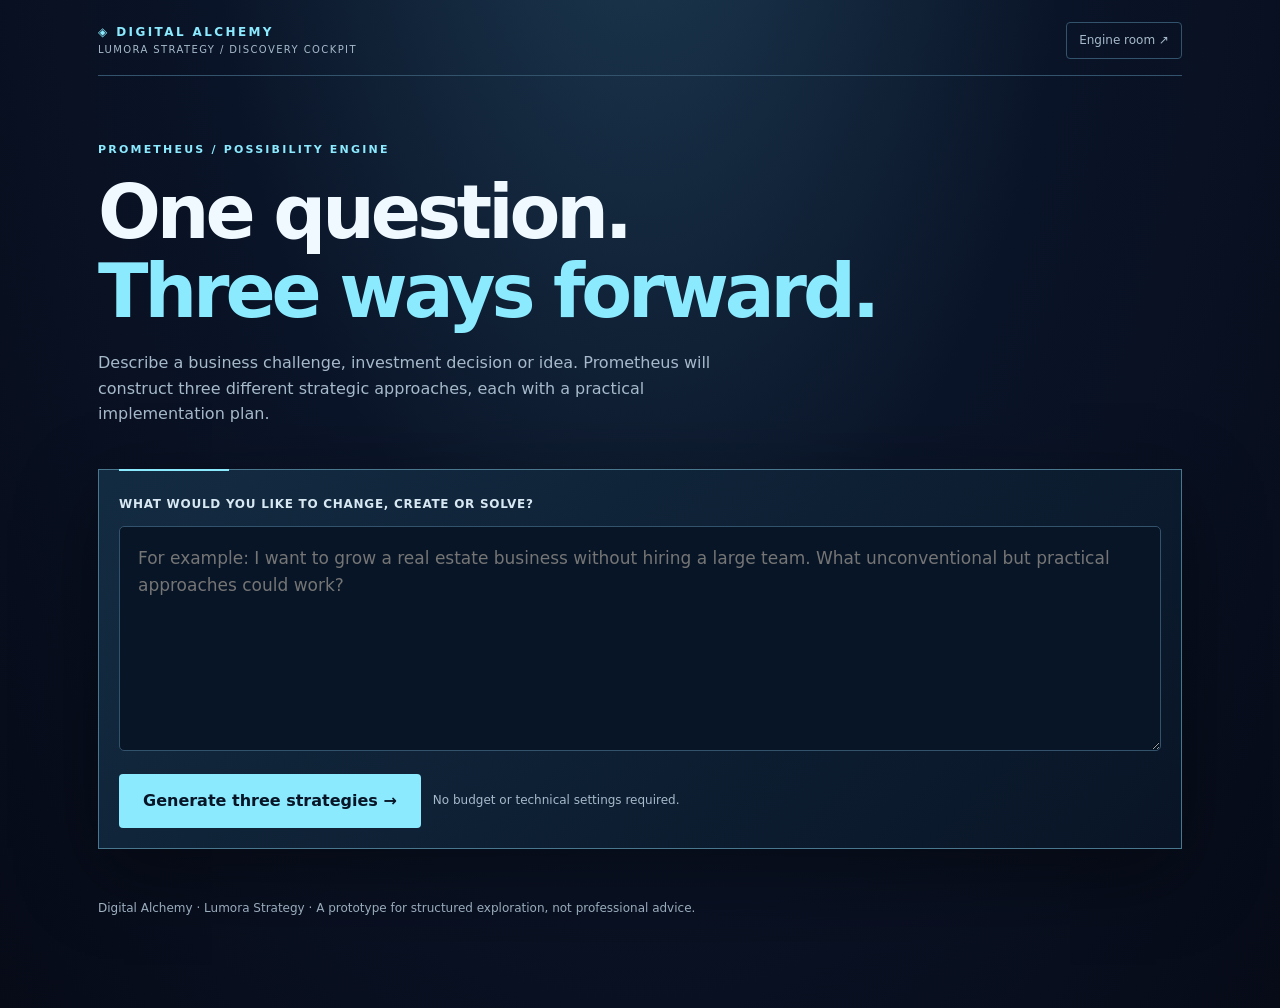
<file: cockpit.html>
<!doctype html>
<html lang="en"><head><meta charset="utf-8"><meta name="viewport" content="width=device-width,initial-scale=1"><meta name="theme-color" content="#080f20"><title>Digital Alchemy | Discovery Cockpit</title>
<style>
:root{color-scheme:dark;--ink:#eff9ff;--muted:#a6bacb;--line:#32536b;--cyan:#8ceaff;--gold:#ffcf8a}
*{box-sizing:border-box}body{margin:0;background:radial-gradient(ellipse at 50% -20%,#1d3b52 0,#0a1428 48%,#070b18 100%);color:var(--ink);font:16px/1.6 system-ui,-apple-system,"Segoe UI",sans-serif}
main{max-width:1120px;margin:auto;padding:22px 18px 90px}header{display:flex;align-items:center;justify-content:space-between;gap:15px;border-bottom:1px solid var(--line);padding-bottom:16px}.brand{font-size:12px;font-weight:800;letter-spacing:.2em;color:var(--cyan)}.brand span{display:block;font-size:10px;letter-spacing:.14em;color:var(--muted);font-weight:500}.engineering{font-size:12px;color:var(--muted);text-decoration:none;border:1px solid var(--line);padding:8px 12px;border-radius:4px}
.hero{padding:65px 0 26px;max-width:880px}.eyebrow{color:var(--cyan);font-size:11px;font-weight:800;letter-spacing:.2em;text-transform:uppercase}.hero h1{font-size:clamp(36px,7vw,74px);line-height:1.07;letter-spacing:-.055em;margin:14px 0 19px;font-weight:650}.hero h1 em{font-style:normal;color:var(--cyan)}.hero p{color:var(--muted);max-width:630px}
.input-shell{border:1px solid #49778e;background:linear-gradient(135deg,rgba(21,48,71,.85),rgba(9,21,39,.97));padding:20px;box-shadow:0 25px 75px #0006;position:relative}.input-shell:before{content:"";position:absolute;top:-1px;left:20px;width:110px;height:2px;background:var(--cyan)}
label{font-size:12px;letter-spacing:.06em;color:#d7e8f3;font-weight:750}textarea{width:100%;min-height:225px;resize:vertical;margin:10px 0 16px;padding:18px;background:#071526;color:var(--ink);border:1px solid var(--line);border-radius:5px;font:inherit;font-size:17px;line-height:1.6}textarea:focus-visible,button:focus-visible,select:focus-visible{outline:2px solid var(--cyan);outline-offset:3px}
.controls{display:flex;align-items:center;gap:12px;flex-wrap:wrap}button{background:var(--cyan);border:0;border-radius:4px;color:#081526;padding:14px 24px;font:inherit;font-weight:800;cursor:pointer}button:disabled{opacity:.5;cursor:wait}.subtle{font-size:12px;color:var(--muted)}.results{margin-top:48px}.results[hidden]{display:none}.section-label{font-size:11px;letter-spacing:.18em;color:var(--cyan);font-weight:800}.results h2{font-size:clamp(26px,4vw,42px);letter-spacing:-.03em;margin:10px 0}.intro{color:var(--muted);max-width:760px}.plans{display:grid;gap:20px;margin-top:24px}.plan{border:1px solid var(--line);background:linear-gradient(130deg,#10273a,#0a1729);padding:26px;position:relative}.plan:nth-child(2){background:linear-gradient(130deg,#17253e,#0a1729)}.plan:nth-child(3){background:linear-gradient(130deg,#20243b,#0a1729)}.plan-index{font-size:11px;letter-spacing:.16em;color:var(--gold);font-weight:800}.plan h3{font-size:clamp(23px,4vw,32px);line-height:1.2;margin:10px 0}.plan>p{color:#d5e5ef}.plan-grid{display:grid;grid-template-columns:repeat(2,minmax(0,1fr));gap:20px;margin-top:20px}.plan-grid section{border-top:1px solid #35546b;padding-top:12px}.plan h4{font-size:12px;text-transform:uppercase;letter-spacing:.13em;color:var(--cyan);margin:0 0 8px}.plan ul,.plan ol{margin:8px 0;padding-left:20px}.plan li{margin:6px 0;font-size:14px;color:#d3e1eb}.boundary{border-left:3px solid var(--gold);padding:13px 16px;background:#222536;font-size:12px;color:#d9d5ce;margin-top:26px}.actions{display:flex;gap:12px;flex-wrap:wrap;margin-top:20px}.secondary{background:transparent;color:var(--cyan);border:1px solid var(--line)}footer{color:var(--muted);font-size:12px;margin-top:50px}
@media(max-width:650px){.hero{padding-top:42px}.plan{padding:18px}.plan-grid{grid-template-columns:1fr}textarea{min-height:240px}.engineering{font-size:10px}}
 .step-note{display:block;color:#a7bdcd;font-size:12px;margin-top:4px}.plan-conclusion{border-top:1px solid #3a5b6e;margin-top:22px;padding:18px 0 0}.plan-conclusion b{color:var(--gold)}.plan-conclusion p{margin:5px 0 0;color:#dcecf4}.model-thesis{border:1px solid #416b79;background:rgba(26,58,76,.46);padding:18px;margin-top:20px}.model-thesis h4{margin:0 0 10px;font-size:12px;letter-spacing:.12em;color:var(--gold);text-transform:uppercase}.model-thesis p{margin:7px 0;color:#d7e9f1;font-size:14px}.model-thesis b{color:var(--cyan)}.question-diagnosis{border:1px solid #39647a;background:rgba(16,42,61,.8);padding:20px;margin-top:20px}.question-diagnosis h3{font-size:22px;margin:8px 0}.question-diagnosis p{margin:7px 0;color:#dcebf3}.question-diagnosis small{color:#a8b9c6}.advanced-analysis{margin-top:26px;border:1px solid var(--line);background:#0b1b2c;padding:16px 20px}.advanced-analysis summary{cursor:pointer;color:var(--cyan);font-weight:800;font-size:16px}.advanced-analysis summary span{display:block;font-size:12px;color:var(--muted);font-weight:400}.advanced-analysis[open] summary{margin-bottom:18px}.advanced-analysis table th,.advanced-analysis table td{border-bottom:1px solid var(--line);padding:10px;vertical-align:top;font-size:13px}.evidence-workbench{margin-top:24px;border-top:1px solid var(--line);padding-top:20px}.evidence-fields{display:grid;grid-template-columns:repeat(3,minmax(0,1fr));gap:12px}.evidence-fields fieldset{border:1px solid var(--line);min-width:0}.evidence-fields legend{font-weight:700;color:var(--cyan)}.evidence-fields label{display:block;font-size:12px;margin:10px 0}.evidence-fields input{display:block;width:100%;background:#071526;color:var(--ink);border:1px solid var(--line);padding:10px;font:inherit}.evidence-workbench button{margin-top:14px}@media(max-width:700px){.evidence-fields{grid-template-columns:1fr}}.plan-deep-dive{margin-top:18px;border:1px solid #35546b;border-radius:14px;padding:14px 18px;background:rgba(10,25,41,.55)}.plan-deep-dive summary{cursor:pointer;font-weight:700;color:#d4f8ff}.plan-deep-dive summary span{display:block;font-weight:400;font-size:.84em;color:#9db8c7;margin-top:5px}.plan-deep-dive[open] summary{margin-bottom:12px}.plan-deep-dive summary:focus-visible{outline:2px solid #8de7ff;outline-offset:5px}.invention-lead{margin:18px 0 22px;padding:20px;border:1px solid #4e96a5;border-radius:16px;background:linear-gradient(125deg,rgba(18,65,77,.85),rgba(11,21,43,.9))}.invention-lead h4{font-size:1.24rem;margin:9px 0 13px;color:#d9fbff}.invention-tag{font-size:.76rem;letter-spacing:.19em;color:#8cebf0;font-weight:800}.invention-lead p{line-height:1.55}.invention-caveat{font-size:.8rem;opacity:.72}.deconstruction{border-left:3px solid #7bd6f0;padding:12px 16px;margin:15px 0;background:rgba(19,46,62,.52)}.deconstruction>b{font-size:.75rem;letter-spacing:.13em;color:#a4eaf7}.deconstruction p{margin:8px 0;line-height:1.45}.deconstruction p:last-child{font-size:.78rem;opacity:.7}.lab-hypothesis{padding:18px;margin:16px 0;border:1px solid #a5d1f0;border-radius:15px;background:linear-gradient(120deg,rgba(23,42,79,.85),rgba(12,27,43,.95))}.lab-hypothesis>b{font-size:.77rem;letter-spacing:.15em;color:#a6eaff}.lab-hypothesis h4{margin:10px 0;color:#e5f8ff}.lab-hypothesis p{line-height:1.5}</style></head><body><main><header><div class="brand">◈ DIGITAL ALCHEMY <span>LUMORA STRATEGY / DISCOVERY COCKPIT</span></div><a class="engineering" href="decision-lab.html">Engine room ↗</a></header>
<section class="hero"><div class="eyebrow">PROMETHEUS / POSSIBILITY ENGINE</div><h1>One question.<br><em>Three ways forward.</em></h1><p>Describe a business challenge, investment decision or idea. Prometheus will construct three different strategic approaches, each with a practical implementation plan.</p></section>
<section class="input-shell"><label for="question">WHAT WOULD YOU LIKE TO CHANGE, CREATE OR SOLVE?</label><textarea id="question" maxlength="3500" placeholder="For example: I want to grow a real estate business without hiring a large team. What unconventional but practical approaches could work?"></textarea><div class="controls"><button id="generate">Generate three strategies →</button><span class="subtle" id="status">No budget or technical settings required.</span></div></section>
<section class="results" id="results" hidden><div class="section-label">PROMETHEUS / STRATEGIC BRIEFINGS</div><h2>Three possible futures</h2><p class="intro">These are different decision priorities applied to the same illustrative strategy library. They are structured planning hypotheses, not independently researched business plans.</p><div class="plans" id="plans"></div><div class="actions"><button id="export" class="secondary">Export all three plans ↓</button><button id="again" class="secondary">Refine the question ↑</button></div><div class="boundary">PROTOTYPE BOUNDARY: The engine currently uses a deterministic library of illustrative initiatives and synthetic model scores. Costs are examples, not quotations. It does not yet research your market, forecast actual returns or validate a business case. Verify legal, financial and operational assumptions before acting.</div></section>
<footer>Digital Alchemy · Lumora Strategy · A prototype for structured exploration, not professional advice.</footer></main>
<script>
(function(){
const datasets={
construction:[
{id:"planning",name:"Short daily planning check-ins",cost:2500,impact:68,risk:12,speed:92,cat:"coordination",desc:"A 15-minute review of upcoming work to expose blockers before they stall the site."},
{id:"procurement",name:"Critical-material procurement buffer",cost:7000,impact:76,risk:18,speed:64,cat:"supply",desc:"Identify long-lead items and create a small, targeted buffer for critical materials."},
{id:"training",name:"Crew cross-skilling",cost:4800,impact:62,risk:14,speed:57,cat:"people",desc:"Train key crew members to cover predictable bottlenecks and absences."},
{id:"qa",name:"Digital quality checklists",cost:3800,impact:64,risk:9,speed:81,cat:"quality",desc:"Standardise inspection points and capture defects before work is covered."},
{id:"plant",name:"Preventive plant maintenance",cost:6200,impact:71,risk:8,speed:69,cat:"equipment",desc:"Schedule maintenance around production windows to reduce avoidable downtime."},
{id:"safety",name:"Pre-task safety refresh",cost:1800,impact:42,risk:31,speed:95,cat:"safety",desc:"Focused toolbox refresh on the highest-risk recurring tasks."},
{id:"forecast",name:"Two-week labour and cost forecast",cost:3200,impact:59,risk:11,speed:83,cat:"planning",desc:"A rolling forecast makes labour clashes and cost drift visible earlier."},
{id:"supplier",name:"Supplier performance review",cost:2200,impact:48,risk:10,speed:79,cat:"supply",desc:"Review delivery reliability and agree escalation points with key suppliers."},
{id:"survey",name:"Site layout and logistics review",cost:5400,impact:66,risk:15,speed:48,cat:"coordination",desc:"Reduce double-handling and travel through a targeted site logistics redesign."},
{id:"handover",name:"Handover and close-out pack",cost:2800,impact:45,risk:7,speed:88,cat:"quality",desc:"Standardise records, sign-offs and owner handover to reduce end-stage rework."},
{id:"contingency",name:"Ring-fenced contingency",cost:5000,impact:40,risk:35,speed:99,cat:"resilience",desc:"Retain a controlled reserve for unexpected cost or delivery shocks."},
{id:"sensor",name:"Targeted equipment telemetry pilot",cost:9500,impact:78,risk:16,speed:38,cat:"equipment",desc:"Pilot basic usage and fault monitoring on one critical asset."},
{id:"mentor",name:"Working supervisor coaching",cost:4200,impact:57,risk:10,speed:52,cat:"people",desc:"Coach supervisors on escalation, sequencing and clear daily handovers."},
{id:"change",name:"Variation and change-control routine",cost:2600,impact:55,risk:13,speed:76,cat:"planning",desc:"Make scope changes visible, priced and approved before they disrupt delivery."}
],
business:[
{id:"cash",name:"13-week cash-flow forecast",cost:900,impact:65,risk:8,speed:95,cat:"finance",desc:"Track expected receipts and payments to surface cash pressure before it arrives."},
{id:"crm",name:"Lightweight customer follow-up system",cost:3200,impact:68,risk:13,speed:76,cat:"customers",desc:"Create a consistent process for enquiries, quotes and follow-up."},
{id:"automation",name:"Automate repetitive admin",cost:4800,impact:77,risk:15,speed:65,cat:"operations",desc:"Automate one high-volume workflow after mapping its current steps."},
{id:"pricing",name:"Quote and margin review",cost:1800,impact:71,risk:7,speed:91,cat:"finance",desc:"Review pricing, delivery assumptions and margin leakage on common work."},
{id:"training",name:"Team cross-training",cost:2600,impact:54,risk:12,speed:58,cat:"people",desc:"Reduce dependence on one person for important repeatable tasks."},
{id:"web",name:"Website conversion improvements",cost:3900,impact:59,risk:18,speed:67,cat:"customers",desc:"Improve service clarity, enquiry paths and proof points on key pages."},
{id:"qa",name:"Document core operating procedures",cost:2100,impact:58,risk:8,speed:83,cat:"operations",desc:"Write short checklists for the tasks where mistakes or rework are common."},
{id:"supplier",name:"Supplier and expense review",cost:1300,impact:49,risk:9,speed:86,cat:"finance",desc:"Check recurring costs, supplier terms and low-value spend."},
{id:"retention",name:"Customer retention check-in",cost:1700,impact:61,risk:10,speed:82,cat:"customers",desc:"Contact existing customers with a structured service and repeat-work review."},
{id:"security",name:"Account access and backup audit",cost:2400,impact:47,risk:29,speed:73,cat:"resilience",desc:"Review account access, recovery methods and backup restoration."},
{id:"dashboard",name:"Weekly performance dashboard",cost:3500,impact:63,risk:11,speed:62,cat:"operations",desc:"Track a small set of measures that connect activity to delivery and cash."},
{id:"capacity",name:"Capacity and workload planning",cost:2800,impact:60,risk:10,speed:64,cat:"people",desc:"Make demand, workload and bottlenecks visible before overcommitment."},
{id:"offer",name:"Clarify highest-value service offer",cost:1500,impact:66,risk:13,speed:87,cat:"customers",desc:"Focus the offer around the work customers value and the business delivers well."},
{id:"continuity",name:"Basic continuity plan",cost:2200,impact:45,risk:27,speed:55,cat:"resilience",desc:"Define how essential work continues if a key person or system is unavailable."}
]
,
finance:[
{id:"forecast",name:"13-week cash-flow forecast",cost:900,impact:82,risk:8,speed:94,cat:"cash",desc:"Model expected receipts and payments weekly to spot cash shortfalls early."},
{id:"receivables",name:"Receivables and overdue-invoice sprint",cost:1200,impact:76,risk:12,speed:90,cat:"cash",desc:"Segment overdue invoices, assign owners and set a consistent follow-up cadence."},
{id:"workingcapital",name:"Working-capital cycle review",cost:2400,impact:78,risk:11,speed:65,cat:"cash",desc:"Map inventory, billing and payment timing to identify cash tied up in operations."},
{id:"pricing",name:"Margin and pricing analysis",cost:1800,impact:80,risk:9,speed:86,cat:"profit",desc:"Check contribution margin by service or product and test price sensitivity."},
{id:"spend",name:"Recurring-spend audit",cost:1100,impact:61,risk:7,speed:88,cat:"profit",desc:"Review subscriptions, supplier contracts and low-value recurring expenditure."},
{id:"terms",name:"Supplier payment-term review",cost:1600,impact:67,risk:13,speed:58,cat:"cash",desc:"Explore fair payment terms that improve cash timing without damaging supplier relationships."},
{id:"debt",name:"Debt and interest-cost review",cost:2200,impact:69,risk:19,speed:53,cat:"funding",desc:"Inventory debt, rates, fees and maturity dates before discussing options with a qualified adviser."},
{id:"capex",name:"Capital-expenditure decision gates",cost:1900,impact:64,risk:10,speed:74,cat:"investment",desc:"Require a business case, alternatives and downside scenario before major spending."},
{id:"reserve",name:"Liquidity-reserve policy",cost:1300,impact:62,risk:6,speed:80,cat:"resilience",desc:"Set a transparent method for deciding how much accessible cash the business needs."},
{id:"dashboard",name:"Monthly finance dashboard",cost:2700,impact:65,risk:8,speed:63,cat:"visibility",desc:"Connect cash, margin, debtors and forecast variance in one concise review."},
{id:"billing",name:"Billing and reconciliation automation",cost:4200,impact:73,risk:14,speed:61,cat:"operations",desc:"Reduce manual billing and reconciliation after documenting controls and exceptions."},
{id:"scenario",name:"Downside and runway scenarios",cost:1500,impact:71,risk:5,speed:82,cat:"resilience",desc:"Stress-test lower revenue, late receipts and higher costs against available runway."},
{id:"credit",name:"Customer credit-control rules",cost:1400,impact:58,risk:17,speed:77,cat:"cash",desc:"Define proportionate credit checks, deposit triggers and escalation rules."},
{id:"tax",name:"Tax and filing readiness check",cost:1700,impact:53,risk:16,speed:68,cat:"compliance",desc:"Organise records and questions for a qualified accountant or tax professional."}
],
investing:[
{id:"thesis",name:"Write an investment policy and thesis",cost:900,impact:68,risk:8,speed:88,cat:"discipline",desc:"Record goals, time horizon, liquidity needs and decision rules before selecting assets."},
{id:"diversify",name:"Concentration and diversification review",cost:1400,impact:79,risk:7,speed:73,cat:"risk",desc:"Map exposure by issuer, sector, geography and asset class to reveal concentration."},
{id:"fees",name:"Total-fee comparison",cost:700,impact:65,risk:5,speed:95,cat:"cost",desc:"Compare management fees, spreads, platform charges and other recurring costs."},
{id:"downside",name:"Downside and drawdown stress test",cost:1200,impact:75,risk:4,speed:79,cat:"risk",desc:"Test how a hypothetical portfolio behaves under several adverse scenarios."},
{id:"liquidity",name:"Liquidity and time-horizon check",cost:800,impact:72,risk:5,speed:91,cat:"liquidity",desc:"Separate near-term cash needs from capital that can tolerate volatility."},
{id:"benchmark",name:"Benchmark and performance review",cost:1100,impact:58,risk:9,speed:82,cat:"measurement",desc:"Choose a suitable benchmark and compare results over consistent periods."},
{id:"rebalance",name:"Document rebalancing rules",cost:950,impact:61,risk:8,speed:76,cat:"discipline",desc:"Set review intervals and thresholds rather than reacting impulsively to headlines."},
{id:"currency",name:"Currency exposure assessment",cost:1300,impact:57,risk:15,speed:59,cat:"risk",desc:"Identify how foreign-currency exposure could affect outcomes and volatility."},
{id:"leverage",name:"Leverage and borrowing risk review",cost:1600,impact:66,risk:25,speed:62,cat:"risk",desc:"Stress-test repayment obligations and loss scenarios before considering leverage."},
{id:"tax",name:"Tax implications question list",cost:850,impact:49,risk:12,speed:83,cat:"compliance",desc:"Prepare asset-specific questions for a qualified tax professional."},
{id:"due",name:"Independent due-diligence checklist",cost:1800,impact:70,risk:6,speed:66,cat:"research",desc:"Check assumptions, incentives, liquidity, fees and downside evidence independently."},
{id:"advice",name:"Independent advice decision gate",cost:1000,impact:55,risk:5,speed:80,cat:"governance",desc:"Define when complexity or downside warrants a licensed, independent adviser."},
{id:"behavior",name:"Decision journal and cooling-off rule",cost:500,impact:54,risk:7,speed:97,cat:"discipline",desc:"Record the reason for a decision and a review date to reduce impulsive changes."},
{id:"alternatives",name:"Compare alternatives against one framework",cost:1250,impact:67,risk:8,speed:75,cat:"research",desc:"Use consistent criteria to compare options without treating past returns as a promise."}
],
property:[
{id:"due",name:"Independent property due diligence",cost:2600,impact:83,risk:6,speed:62,cat:"purchase",desc:"Coordinate title, inspection, legal, insurance and other property-specific checks."},
{id:"yield",name:"Rental yield and cash-flow model",cost:1800,impact:79,risk:9,speed:82,cat:"finance",desc:"Model rent, vacancy, rates, insurance, maintenance, financing and tax assumptions."},
{id:"inspection",name:"Building inspection and defect review",cost:1200,impact:76,risk:5,speed:88,cat:"condition",desc:"Identify condition risks and likely near-term repairs before committing."},
{id:"maintenance",name:"Preventive maintenance plan",cost:2200,impact:65,risk:7,speed:74,cat:"operations",desc:"Prioritise maintenance by urgency, asset condition and cost of deferral."},
{id:"vacancy",name:"Vacancy and tenant-turnover plan",cost:1300,impact:63,risk:11,speed:81,cat:"income",desc:"Review tenant experience, realistic reletting time and turnover costs."},
{id:"insurance",name:"Insurance cover and exclusions review",cost:900,impact:60,risk:17,speed:87,cat:"risk",desc:"Check sums insured, excesses, exclusions and property-specific risks with a qualified broker."},
{id:"finance",name:"Finance structure and rate stress test",cost:1900,impact:72,risk:21,speed:65,cat:"finance",desc:"Test repayments under rate and income changes before discussing options with a lender or adviser."},
{id:"compliance",name:"Healthy-homes and legal compliance check",cost:1500,impact:68,risk:15,speed:71,cat:"compliance",desc:"List applicable obligations and verify current requirements with authoritative sources."},
{id:"management",name:"Property-management performance review",cost:1400,impact:57,risk:10,speed:78,cat:"operations",desc:"Review communication, maintenance response, arrears and transparent fees."},
{id:"capital",name:"Long-term capital works forecast",cost:2300,impact:70,risk:8,speed:60,cat:"condition",desc:"Plan larger repairs and renewals to reduce surprise costs and deferred maintenance."},
{id:"location",name:"Location and demand evidence pack",cost:2100,impact:73,risk:13,speed:58,cat:"research",desc:"Compare local demand indicators, transport, services and downside assumptions using current evidence."},
{id:"exit",name:"Hold-versus-sell scenario framework",cost:1700,impact:66,risk:12,speed:69,cat:"strategy",desc:"Compare holding, selling and alternative uses using consistent assumptions and transaction costs."},
{id:"records",name:"Property records and document system",cost:1000,impact:48,risk:8,speed:90,cat:"operations",desc:"Keep leases, inspections, maintenance, insurance and compliance records accessible."},
{id:"buffer",name:"Repairs and vacancy reserve policy",cost:900,impact:61,risk:6,speed:94,cat:"resilience",desc:"Set a reasoned reserve method for periods without rent and unexpected repairs."}
]};

function objective(item,priority){if(priority==="impact")return item.impact;if(priority==="risk")return (35-item.risk)*1.35+item.impact*.35;if(priority==="speed")return item.speed*.62+item.impact*.30+(35-item.risk)*.08;return item.impact*.7+item.speed*.15+(35-item.risk)*.15}
function solve(items,budget,maxItems,priority,stressSeverity){
let best=null,checks=0,feasible=0;const n=items.length,limit=1<<n;
for(let mask=0;mask<limit;mask++){checks++;let cost=0,count=0,base=0,stressBase=0,selected=[],cats=new Set();
for(let i=0;i<n;i++)if(mask&(1<<i)){const it=items[i];cost+=it.cost;count++;base+=objective(it,priority);const impactFactor=1-stressSeverity/100;const riskBump=Math.round(stressSeverity/5);const speedFactor=1-stressSeverity/200;const stressed={...it,impact:it.impact*impactFactor,risk:Math.min(35,it.risk+riskBump),speed:it.speed*speedFactor};stressBase+=objective(stressed,priority);selected.push(it);cats.add(it.cat)}
if(cost>budget||count>maxItems)continue;feasible++;
const diversity=Math.max(0,cats.size-1)*3.2;
const baselineScore=base+diversity,stressScore=stressBase+diversity;
const score=baselineScore*.65+stressScore*.35;
if(!best||score>best.score||(score===best.score&&cost<best.cost))best={selected,cost,score,base,diversity,categories:cats.size,baselineScore,stressScore,stressDelta:stressScore-baselineScore};
}
return {...best,checks,feasible};
}

function escHtml(value){return String(value??"").replace(/[&<>"']/g,c=>({"&":"&amp;","<":"&lt;",">":"&gt;",'"':"&quot;","'":"&#39;"}[c]))}

const $=id=>document.getElementById(id);
const money=n=>new Intl.NumberFormat('en-NZ',{style:'currency',currency:'NZD',maximumFractionDigits:0}).format(n);
const inventionLabs={
 engineering:{name:'ENGINEERING LAB',focus:'Physical constraints, design alternatives, materials and buildability',mechanisms:['Modularise a repeated physical component','Replace a material or assembly with a performance-equivalent alternative','Reorder construction to eliminate a dependency'],checks:['Structural and safety compliance','Material performance and durability','Whole-life cost and constructability']},
 systems:{name:'SYSTEMS LAB',focus:'Flows, bottlenecks, coordination and resource utilisation',mechanisms:['Decouple steps that need not happen sequentially','Move decisions closer to where reliable information appears','Pool underused capacity across participants'],checks:['End-to-end throughput and queue time','Failure propagation and operational resilience','Accountability, incentives and unintended consequences']}
};
function detectInventionLab(q){
 const s=q.toLowerCase();
 if(/construction|building|material|structure|engineering|concrete|fabricat|prefab|site|foundation|bridge|insulation|design a physical/.test(s))return 'engineering';
 if(/system|logistics|supply chain|bottleneck|workflow|infrastructure|queue|transport|coordination|process|distribution|operations/.test(s))return 'systems';
 return null;
}
const mechanismLibrary=[
 {id:'modular',name:'Modular substitution',origin:'Manufacturing',labs:['engineering','systems'],tags:['building','construction','material','housing','assembly','repeat','waste','process'],idea:'Replace one-off work with independently testable interchangeable modules.',measure:'Time and defects per completed module',risk:'Interfaces may transfer failure between modules'},
 {id:'feedback',name:'Local feedback loops',origin:'Control theory',labs:['engineering','systems'],tags:['system','logistics','queue','delay','coordination','transport','quality','flow'],idea:'Move measurement and adjustment closer to the point where failures emerge.',measure:'Detection delay and correction cycle time',risk:'Local optimisation may harm the whole system'},
 {id:'reuse',name:'Circular resource flow',origin:'Industrial ecology',labs:['engineering','systems'],tags:['waste','material','cost','resource','building','freight','empty','reuse'],idea:'Treat unused output or idle capacity as an input to another step.',measure:'Recovered resource value net of handling costs',risk:'Recovery can cost more than it saves'},
 {id:'parallel',name:'Parallelise independent steps',origin:'Scheduling theory',labs:['engineering','systems'],tags:['time','speed','delay','construction','workflow','build','bottleneck','queue'],idea:'Identify dependent and independent tasks; overlap only those with safe interfaces.',measure:'Critical-path duration and rework',risk:'Premature parallelism creates costly rework'},
 {id:'buffer',name:'Adaptive buffering',origin:'Queueing theory',labs:['systems','engineering'],tags:['logistics','queue','demand','bottleneck','capacity','supply','transport'],idea:'Place small adjustable buffers only where variability causes system-wide disruption.',measure:'Throughput, waiting time and buffer cost',risk:'Buffers can hide persistent faults'},
 {id:'distributed',name:'Distributed execution',origin:'Network architecture',labs:['systems','engineering'],tags:['remote','distribution','transport','logistics','construction','site','infrastructure'],idea:'Separate central coordination from independent local execution.',measure:'Delivery time, handoff errors and resilience',risk:'Accountability and interface failures'}
];
const compatibilityRules=[
 {pair:['modular','parallel'],status:'conditional',reason:'Parallel assembly depends on frozen module interfaces; late changes can multiply rework.',test:'Freeze one interface specification and measure integration defects.'},
 {pair:['modular','reuse'],status:'conditional',reason:'Recovered materials may vary in dimensions and performance, undermining interchangeable modules.',test:'Test material tolerances, provenance and structural suitability before reuse.'},
 {pair:['feedback','distributed'],status:'conditional',reason:'Local decisions need shared signals and escalation rules to avoid inconsistent actions.',test:'Simulate delayed or conflicting signals across two execution sites.'},
 {pair:['buffer','parallel'],status:'conditional',reason:'Extra work-in-progress may increase waiting and congestion instead of reducing critical-path time.',test:'Compare total lead time at two buffer limits.'},
 {pair:['buffer','feedback'],status:'promising',reason:'Feedback can adjust buffer levels as variability changes, if sensors and response times are adequate.',test:'Model a bounded demand spike and measure recovery time.'},
 {pair:['reuse','distributed'],status:'conditional',reason:'Transport and handling may erase recovered-resource savings.',test:'Calculate delivered recovery cost against virgin supply.'}
];
function compatibilityAssessment(a,b,question,lab){
 const ids=[a.id,b.id].sort(),rule=compatibilityRules.find(r=>r.pair.slice().sort().join('|')===ids.join('|'));
 const constraints=[];
 if(/no budget|zero budget|without spending|free only/i.test(question))constraints.push('Cost constraint: verify that the pilot needs no purchases or paid services.');
 if(/without hiring|no hiring|no new staff/i.test(question))constraints.push('Capacity constraint: do not assume additional personnel.');
 if(/safety|structural|load.bearing|bridge|foundation/i.test(question)&&lab==='engineering')constraints.push('Safety-critical application: require qualified engineering review before physical testing.');
 if(/without new roads|no new infrastructure/i.test(question))constraints.push('Infrastructure constraint: use existing physical assets.');
 const status=rule?rule.status:'unverified';
 return {status,reason:rule?rule.reason:'No specific compatibility rule exists for this pair. Shared inputs, interfaces and competing resource demands remain untested.',test:rule?rule.test:'Map both mechanisms on one process diagram and test their shared interfaces.',constraints};
}
function deriveMechanismCandidates(question,lab){
 const tokens=new Set(question.toLowerCase().match(/[a-z]{3,}/g)||[]);
 const ranked=mechanismLibrary.filter(m=>m.labs.includes(lab)).map(m=>({...m,score:m.tags.filter(t=>tokens.has(t)).length}));
 ranked.sort((a,b)=>b.score-a.score||a.id.localeCompare(b.id));
 const pairs=[];
 for(let i=0;i<ranked.length;i++)for(let j=i+1;j<ranked.length;j++){
  const a=ranked[i],b=ranked[j];
  const compatibility=compatibilityAssessment(a,b,question,lab);
  pairs.push({a,b,compatibility,score:a.score+b.score+(a.origin!==b.origin?1:0)+(compatibility.status==='promising'?2:compatibility.status==='conditional'?0:-2),key:[a.id,b.id].sort().join('+')});
 }
 pairs.sort((a,b)=>b.score-a.score||a.key.localeCompare(b.key));
 return pairs.slice(0,3);
}
function labHypothesisMarkup(question,index){
 const lab=detectInventionLab(question);
 if(!lab)return '';
 const d=inventionLabs[lab],candidate=deriveMechanismCandidates(question,lab)[index];
 if(!candidate)return '';
 const a=candidate.a,b=candidate.b,compat=candidate.compatibility;
 return '<div class="lab-hypothesis"><b>'+escHtml(d.name)+' / CROSS-DISCIPLINE EXPERIMENT '+(index+1)+'</b><h4>'+escHtml(a.name)+' × '+escHtml(b.name)+'</h4><p><b>Borrowed from:</b> '+escHtml(a.origin)+' + '+escHtml(b.origin)+'</p><p><b>Combined mechanism:</b> '+escHtml(a.idea)+' '+escHtml(b.idea)+'</p><p><b>What to measure:</b> '+escHtml(a.measure)+'; '+escHtml(b.measure)+'</p><p><b>Potential failure modes:</b> '+escHtml(a.risk)+'; '+escHtml(b.risk)+'</p><p><b>Compatibility:</b> '+escHtml(compat.status.toUpperCase())+' — '+escHtml(compat.reason)+'</p><p><b>Interface test:</b> '+escHtml(compat.test)+'</p>'+(compat.constraints.length?'<p><b>Constraints to honour:</b> '+escHtml(compat.constraints.join(' '))+'</p>':'')+'<p><b>Relevance signal:</b> '+candidate.score+' heuristic points from keyword matches and cross-discipline diversity. Not a feasibility or novelty score.</p><p>Concept exploration only. Validate safety, legal requirements, engineering performance and real costs before implementation.</p></div>';
}

function detectDomain(q){
 const s=q.toLowerCase();
 const rules=[['property',/real estate|property|rental|tenant|landlord|housing/],['investing',/invest|portfolio|shares|funds|asset allocation/],['finance',/finance|cash flow|debt|receivable|working capital|margin/],['construction',/construction|building|site|crew|contractor|project delivery/]];
 return (rules.find(r=>r[1].test(s))||['business'])[0];
}
const intentSignals=[
 {id:'capacity',words:['capacity','overwhelmed','overload','busy','scale','scaling','grow','growth','hire','staff'],problem:'The current delivery capacity may limit growth.',metric:'Completed work per person-hour and backlog age',experiment:'Run a two-week capacity audit before expanding workload.',guardrail:'Monitor quality and staff workload as throughput changes.'},
 {id:'demand',words:['customer','customers','client','clients','sales','leads','demand','market','revenue'],problem:'Demand, conversion or customer fit may be the binding constraint.',metric:'Qualified demand, conversion and contribution per customer',experiment:'Interview five target customers and test one measurable offer.',guardrail:'Avoid counting interest or clicks as confirmed revenue.'},
 {id:'delay',words:['delay','delays','slow','waiting','bottleneck','handoff','late','schedule'],problem:'Waiting and handoffs may be consuming delivery time.',metric:'Elapsed time per completed work item and time waiting',experiment:'Map ten recent jobs and pilot one earlier handoff signal.',guardrail:'Track rework and safety, not only speed.'},
 {id:'cost',words:['cost','costs','expensive','budget','spend','margin','cash','debt','profit'],problem:'Unverified cost or cash assumptions may dominate feasibility.',metric:'Verified cost per delivered unit and cash exposure',experiment:'Reconstruct costs for ten representative transactions or jobs.',guardrail:'Include recurring costs, tax and contingency.'},
 {id:'risk',words:['risk','uncertain','uncertainty','compliance','safety','loss','downside'],problem:'Exposure to adverse outcomes may constrain the decision.',metric:'Probability, severity and reversibility of major failure modes',experiment:'Run a failure-mode workshop and design a reversible pilot.',guardrail:'Do not bypass regulatory, safety or professional review.'},
 {id:'automation',words:['automate','automation','automated','software','ai','digital','system','systems'],problem:'Manual repetition may offer an opportunity for selective automation.',metric:'Manual touches, exception rate and hours per transaction',experiment:'Shadow one repeated workflow and automate only a reversible step.',guardrail:'Require human review for consequential decisions.'}
];
function interpretQuestion(question){
 const tokens=new Set((String(question).toLowerCase().match(/[a-z]+/g)||[]));
 const ranked=intentSignals.map((signal,index)=>({...signal,score:signal.words.reduce((sum,word)=>sum+(tokens.has(word)?1:0),0),index})).filter(s=>s.score>0).sort((a,b)=>b.score-a.score||a.index-b.index);
 const primary=ranked[0]||null,secondary=ranked[1]||null;
 return {primary,secondary,matched:ranked.length,confidence:ranked.length?'Keyword signals only; problem and context require verification.':'No recognised problem signals; recommendations remain generic until the question is clarified.'};
}
const constraintPatterns=[
 {id:'no_hiring',pattern:/\b(without|no|avoid|cannot|can't|dont|don't)\s+(?:any\s+|more\s+)?(?:hiring|hire|recruiting|recruitment|staff|employees)\b/i,label:'Avoid increasing headcount',check:'Compare labour hours and contractor dependence before scaling.'},
 {id:'low_budget',pattern:/\b(?:little|limited|minimal|low|small|no|zero)\s+(?:available\s+)?(?:budget|money|capital|funding|cash)\b/i,label:'Constrain initial spending',check:'Set an explicit cash ceiling and reject proposals that exceed it.'},
 {id:'no_code',pattern:/\b(?:without|no|avoid)\s+(?:writing\s+)?(?:code|coding|programming)\b/i,label:'Avoid custom coding',check:'Confirm a no-code path before recommending implementation.'},
 {id:'time',pattern:/\b(?:within|in|before)\s+(\d{1,3})\s+(days?|weeks?|months?)\b/i,label:'Meet the stated delivery window',check:'Verify dependencies and the critical path before committing.'},
 {id:'remote',pattern:/\b(?:remote|remotely|online|from home)\b/i,label:'Support remote delivery',check:'Validate remote operations, customer access and regulatory requirements.'}
];
function extractQuestionContext(question){
 const constraints=constraintPatterns.filter(x=>x.pattern.test(question)).map(x=>({id:x.id,label:x.label,check:x.check}));
 const clauses=String(question).split(/[.!?;\n]+/).map(x=>x.trim()).filter(Boolean).slice(0,8);
 const wants=clauses.filter(x=>/\b(?:want|need|goal|aim|trying|hope|looking|improve|create|build|reduce|increase)\b/i.test(x)).slice(0,2);
 return {constraints,goals:wants.map(x=>x.slice(0,200)),ambiguous:constraints.length===0&&wants.length===0};
}
function contextMarkup(context){
 const constraints=context.constraints.map(x=>'<li><b>'+escHtml(x.label)+':</b> '+escHtml(x.check)+'</li>').join('');
 return '<section><h4>Requirements captured from your question</h4>'+(context.goals.length?'<p><b>Stated goals:</b> '+context.goals.map(escHtml).join(' / ')+'</p>':'<p>No explicit goal clause identified; confirm the intended outcome.</p>')+(constraints?'<ul>'+constraints+'</ul>':'<p>No explicit budget, staffing or delivery constraints detected. The system will not assume they are absent.</p>')+'<p>These are literal text-pattern matches, not verified intent or a full language understanding model.</p></section>';
}
function renderQuestionDiagnosis(diagnosis){
 const p=diagnosis.primary,s=diagnosis.secondary;
 return '<div class="question-diagnosis"><div class="section-label">QUESTION INTERPRETATION / UNVERIFIED</div><h3>What we think the problem might be</h3><p>'+(p?escHtml(p.problem):'The underlying constraint is not yet clear from the question.')+'</p>'+(s?'<p><b>Possible second constraint:</b> '+escHtml(s.problem)+'</p>':'')+'<p><b>Evidence to collect:</b> '+escHtml(p?p.metric:'A baseline, target outcome and major constraint')+'</p><small>'+escHtml(diagnosis.confidence)+'</small></div>';
}
const variants=[
{name:'The repeatable system',priority:'balanced',goal:'Build a standardised repeatable operating model with measurable unit economics.',why:'This route tests consistency and internal capability.'},
{name:'The partnership network',priority:'impact',goal:'Create value by coordinating complementary external partners and distribution.',why:'This route tests network leverage instead of building every capability.'},
{name:'The specialist wedge',priority:'risk',goal:'Prove one narrowly defined high-value problem before scaling.',why:'This route prioritises specialist focus and reversible experiments.'}
];
const modelPlaybooks={
business:[['Recurring customers','Standardised service or product','Direct niche acquisition','Price per unit or recurring agreement; verify contribution margin','Three comparable customer pilots'],['Customers reached by partners','Joint offer with clear delivery responsibilities','One distribution or referral partner','Document revenue share, billing and service costs','One partner trial tracking referrals and conversion'],['A small urgent customer niche','Solve one costly problem exceptionally well','Direct interviews and scoped trials','Price per bounded engagement; verify willingness to pay','Two customer pilots with defined success criteria']],
construction:[['Project teams with repeatable tasks','Reusable delivery workflow and accountable handoffs','One site followed by similar work packages','Verified rework and delay savings','One work-package pilot measuring delays'],['Contractors and subcontractors','Shared handoff protocol across firms','One contractor-subcontractor partnership','Contractually validated savings or fees','Measure handoff delays on one dependency'],['One recurring costly defect','Targeted diagnostic and corrective intervention','Demonstrate on one project stage','Scoped costs and measured defect avoidance','Track one defect category and rework']],
finance:[['Internal finance teams','Repeatable forecast and exception controls','Finance leadership and weekly reviews','Working-capital improvement or borrowing savings','Pilot a 13-week forecast'],['Suppliers and customers','Coordinate payment and collection terms','One voluntary counterparty agreement','Net financing savings after concessions','Measure days-to-cash and total cost'],['One cash leakage category','Bounded transaction diagnostic','Start with largest verified variance','Verified recovery net of costs','Audit a sample of transactions']],
investing:[['Investor or investment committee','Rules-based policy and risk limits','Consistent internal decision process','Net outcome after fees and tax, no promises','Paper-test adverse scenarios'],['Investor requiring expert input','Separate advice, research and custody','Compare regulated provider disclosures','Net benefit after advice fees','Independent review of one proposal'],['Investor with a defined exposure','Focused due diligence before commitment','One asset class or risk factor','No assumed profit; quantify downside','No-money scenario and rejection gates']],
property:[['Property owners','Standardised due diligence and operations','Trial one property before replication','Net operating income after all costs','Full operating model for one property'],['Owners and service providers','Coordinated property service network','One property management partnership','Transparent fees and owner net income','Measure one service handoff'],['One evidenced property niche','Focused acquisition or management proposition','Interview owners, tenants and agents','Cash flow after vacancy, finance and tax','Analyse three comparable properties']]
};
const domainGuidance={
 business:{market:'Interview five prospective customers or operational stakeholders. Document the problem frequency, existing alternatives and willingness to pay or adopt.',economics:'Estimate contribution margin, customer acquisition effort, repeat purchase or retention, and cash conversion cycle.',constraints:'Check employment obligations, privacy handling, contractual dependencies and customer service capacity.',measure:'Contribution per customer, time saved per transaction, conversion rate and repeat demand.'},
 construction:{market:'Confirm the project type, contract structure, delivery constraints and the parties who control critical dependencies.',economics:'Measure labour hours, rework, programme slippage, subcontractor variation and material waste against a baseline.',constraints:'Check site safety, consenting, building-code obligations, contractual notice requirements and supplier lead times.',measure:'Schedule variance, rework hours, safety incidents and cost to complete.'},
 finance:{market:'Map cash inflows and outflows by week and identify concentration in customers, suppliers and funding sources.',economics:'Build a rolling 13-week cash forecast and compare liquidity headroom under base and adverse assumptions.',constraints:'Confirm lending covenants, tax obligations, payment terms and access controls before changing cash practices.',measure:'Cash runway, overdue receivables, forecast variance and financing cost.'},
 investing:{market:'Write an investment policy defining purpose, horizon, liquidity needs and acceptable loss before comparing options.',economics:'Model fees, taxes, concentration, drawdown scenarios and liquidity; do not assume a future return.',constraints:'Check product disclosures, regulatory warnings, diversification and suitability with a qualified adviser where appropriate.',measure:'Exposure by asset, fees, liquidity coverage and drawdown against the risk limit.'},
 property:{market:'Research comparable rents, vacancies, location demand and building condition using dated, attributable sources.',economics:'Model net yield after rates, insurance, maintenance, management, vacancy, finance and tax assumptions.',constraints:'Check tenancy law, Healthy Homes requirements, due diligence, insurance exclusions and finance conditions.',measure:'Net operating cash flow, vacancy days, maintenance reserve and debt-service coverage.'}
};
function evidenceChecklist(domain,selected){
 const focus=selected[0];
 return '<li>Verify the problem with at least one primary source and record the date.</li><li>Replace illustrative implementation costs with dated supplier quotes or internal cost records.</li><li>Collect a baseline for '+escHtml(focus?focus.name.toLowerCase():'the proposed intervention')+' before starting.</li><li>Ask an independent reviewer to challenge the central assumption and the failure scenario.</li>';
}
const causalRoutes=[
 {mechanism:'Standardisation reduces variation and rework',assumption:'The repeated work is similar enough to follow a common process.',observation:'Compare cycle time, defects and labour hours for matched jobs before and after the pilot.',falsifier:'Variation or rework increases, or staff must routinely bypass the standard process.',test:'Run a controlled pilot on one repeatable workflow.'},
 {mechanism:'Partners increase reach without equivalent fixed capacity',assumption:'Qualified partners can deliver reliably and incentives can be aligned.',observation:'Track partner-sourced qualified demand, delivery quality, contribution margin and coordination effort.',falsifier:'Partner acquisition costs or coordination losses exceed incremental value.',test:'Pilot one partner channel with explicit quality and exit conditions.'},
 {mechanism:'Narrow focus improves fit and lowers the cost of learning',assumption:'A distinct high-value segment has an urgent, measurable problem.',observation:'Measure willingness to pay, conversion, delivery effort and outcomes in one defined segment.',falsifier:'The segment does not convert or the specialised offer cannot be delivered economically.',test:'Test a narrowly scoped paid or committed pilot before scaling.'}
];
function causalMarkup(index,diagnosis){
 const route=causalRoutes[index],signal=diagnosis.primary;
 const extra=signal?'<p><b>Problem-specific causal check:</b> '+escHtml(signal.problem)+' Use '+escHtml(signal.metric)+' as a leading indicator, and compare against '+escHtml(signal.guardrail)+'</p>':'<p><b>Unknown constraint:</b> The question has not established which problem actually limits performance. Interview the decision owner before interpreting the pilot.</p>';
 return '<section><h4>Why this could work, and how to disprove it</h4><p><b>Proposed mechanism:</b> '+escHtml(route.mechanism)+'</p><p><b>Critical assumption:</b> '+escHtml(route.assumption)+'</p><p><b>Evidence to collect:</b> '+escHtml(route.observation)+'</p><p><b>What would disprove it:</b> '+escHtml(route.falsifier)+'</p><p><b>Smallest useful test:</b> '+escHtml(route.test)+'</p>'+extra+'<p><b>Confidence:</b> Untested hypothesis. These are rule-based causal proposals, not verified findings.</p></section>';
}
const economicsDrivers={
 capacity:{unit:'hours recovered per month',value:'verified hours saved × fully loaded hourly cost',cost:'training, tooling and supervision',source:'Timesheets and matched workflow samples'},
 demand:{unit:'additional paying customers per month',value:'incremental customers × contribution per customer',cost:'acquisition, fulfilment and retention',source:'Conversion records and realised customer margins'},
 delay:{unit:'days of delay avoided',value:'avoidable delay × documented daily economic exposure',cost:'coordination, rework and transition',source:'Job histories and documented cost of waiting'},
 cost:{unit:'cost avoided per transaction',value:'verified unit-cost reduction × monthly transaction volume',cost:'implementation and ongoing controls',source:'Invoices, transaction samples and ledger'},
 risk:{unit:'expected loss avoided',value:'baseline loss probability × severity minus residual expected loss',cost:'controls, assurance and residual exposure',source:'Incident records and expert risk review'},
 automation:{unit:'manual hours removed per month',value:'verified net hours saved × fully loaded hourly cost',cost:'software, exceptions, maintenance and human oversight',source:'Workflow observations and exception logs'}
};
function economicsMarkup(index,run,diagnosis,domain){
 const d=economicsDrivers[diagnosis.primary?.id]||economicsDrivers.demand;
 const route=['standardised delivery','partner-led delivery','specialist delivery'][index];
 const setup=Number(run.cost)||0;
 const costNote=setup>0?'The engine’s illustrative setup-cost placeholder is '+money(setup)+'. It is synthetic and must not be treated as a quote.':'The engine has not supplied a usable implementation cost.';
 return '<section><h4>Question-specific economic model</h4><p><b>Model:</b> '+escHtml(route)+'; '+escHtml(d.unit)+'.</p><p><b>Gross monthly benefit:</b> '+escHtml(d.value)+'.</p><p><b>Subtract:</b> '+escHtml(d.cost)+'.</p><p><b>Net monthly benefit:</b> Verified gross monthly benefit − verified incremental monthly costs.</p><p><b>Break-even months:</b> Verified upfront investment ÷ positive net monthly benefit. If net benefit is zero or negative, the model does not break even.</p><p><b>12-month net value:</b> (Net monthly benefit × 12) − upfront investment. Adjust for ramp-up, timing and tax before a real decision.</p><p><b>Inputs to collect:</b> '+escHtml(d.source)+'; baseline, volume, price or wage, margin, confidence range and pilot results.</p><p><b>Scenario test:</b> Recalculate using conservative, central and optimistic *verified* inputs. Reject a strategy if it only works under an optimistic assumption.</p><p><b>Prototype cost:</b> '+escHtml(costNote)+'</p><p><b>Current output:</b> Formula and evidence checklist only. No fabricated ROI or payback claim.</p></section>';
}
function questionSpecificIntervention(index,diagnosis,domain){
 const primary=diagnosis.primary,secondary=diagnosis.secondary;
 const routes=[
  {action:'Map the repeated work, identify the most variable step and standardise only that step.',pilot:'Compare ten similar cases before and after the change.',tradeoff:'Consistency may reduce flexibility for unusual cases.'},
  {action:'Identify a complementary delivery or distribution partner and design a limited shared offer.',pilot:'Run one partner-assisted transaction with a defined responsibility matrix.',tradeoff:'Reach may improve while coordination costs and dependence rise.'},
  {action:'Choose one narrowly defined user group and solve its most expensive recurring problem.',pilot:'Ask five qualified users for a concrete commitment before building.',tradeoff:'Focus may improve conversion but cap the initial market.'}
 ][index];
 const adaptation=primary?{
  capacity:'Protect staff time by measuring throughput and backlog before adding new commitments.',
  demand:'Require qualified customer intent rather than relying on general expressions of interest.',
  delay:'Track queue time separately from hands-on work so the true bottleneck is visible.',
  cost:'Include fully loaded delivery costs and cash timing, not just headline spending.',
  risk:'Identify the worst credible failure and keep the first experiment reversible.',
  automation:'Record exception rates and human oversight needs before removing manual steps.'
 }[primary.id]:'First establish the outcome, baseline and limiting constraint.';
 const link=secondary?'The secondary concern is '+secondary.id+'; track '+secondary.metric+'.':'No secondary constraint has been established.';
 return '<section><h4>Tailored intervention design</h4><p><b>Proposed move:</b> '+escHtml(routes.action)+'</p><p><b>Adaptation to your question:</b> '+escHtml(adaptation)+'</p><p><b>Low-cost proof:</b> '+escHtml(routes.pilot)+'</p><p><b>Trade-off:</b> '+escHtml(routes.tradeoff)+'</p><p><b>Additional check:</b> '+escHtml(link)+'</p><p><b>Scope:</b> '+escHtml(domain)+' scenario. This intervention is assembled from rule-based patterns and still requires local validation.</p></section>';
}
function assessConstraints(index,context){
 const ids=context.constraints.map(x=>x.id),notes=[];
 if(ids.includes('no_hiring'))notes.push(index===1?'Verify partner labour does not create an unacceptable dependency.':'Design the pilot around existing team capacity.');
 if(ids.includes('low_budget'))notes.push('Do not proceed without a verified low-cost pilot budget.');
 if(ids.includes('no_code'))notes.push('Prototype using existing tools before commissioning software.');
 if(ids.includes('time'))notes.push('Check that the experiment fits the stated deadline.');
 if(ids.includes('remote'))notes.push('Verify remote delivery is practical.');
 return notes;
}
function constraintGateMarkup(index,context){
 const notes=assessConstraints(index,context);
 return '<section><h4>Constraint compatibility</h4>'+(notes.length?'<ul>'+notes.map(x=>'<li>'+escHtml(x)+'</li>').join('')+'</ul>':'<p>No explicit constraints identified; do not assume the strategy is feasible.</p>')+'<p>These are screening conditions, not proof of feasibility.</p></section>';
}
function composeAlchemyMechanisms(index,context){
 const ids=new Set(context.constraints.map(x=>x.id)),options=[];
 if(ids.has('no_hiring'))options.push({name:index===1?'Scoped external fulfilment':'Capacity-neutral workflow',mechanism:index===1?'Buy a defined result instead of adding permanent staffing.':'Remove unnecessary work before increasing output.',test:'Measure staff hours per completed delivery.'});
 if(ids.has('low_budget'))options.push({name:index===2?'Customer-funded proof':'Asset-light prototype',mechanism:index===2?'Seek customer commitments before investing.':'Use existing or shared resources for the first test.',test:'Record upfront cash exposure.'});
 if(ids.has('no_code'))options.push({name:'Manual technology substitute',mechanism:'Deliver the workflow using existing tools and human oversight.',test:'Track time per case and exceptions.'});
 if(ids.has('remote'))options.push({name:'Distributed delivery',mechanism:'Separate remote coordination from physical fulfilment.',test:'Validate handoff quality and accountability.'});
 if(ids.has('time'))options.push({name:'Deadline-bounded proof',mechanism:'Replace full launch with one measurable experiment.',test:'Verify evidence before the deadline.'});
 if(options.length<2)return null;
 const parts=options;
 return {concept:parts.map(x=>x.name).join(' + '),hypothesis:parts.map(x=>x.mechanism).join(' '),test:parts.map(x=>x.test).join(' ')};
}
function evaluateAlchemyConcept(index,context){
 const concept=composeAlchemyMechanisms(index,context);
 if(!concept)return null;
 const ids=new Set(context.constraints.map(x=>x.id));
 const checks=[
 {name:'Cash exposure',state:ids.has('low_budget')?'Requires verified cost ceiling':'Unverified',action:'Estimate upfront spend and monthly obligations.'},
 {name:'Delivery capacity',state:ids.has('no_hiring')?'Must work without payroll growth':'Unverified',action:'Measure actual labour hours and dependencies.'},
 {name:'Implementation speed',state:ids.has('time')?'Deadline-sensitive':'Unverified',action:'Map the critical path and pilot duration.'},
 {name:'Technical complexity',state:ids.has('no_code')?'Avoid custom development':'Unverified',action:'Prove the workflow with existing tools.'},
 {name:'Operating model',state:ids.has('remote')?'Remote fulfilment must be tested':'Unverified',action:'Test accountability and service quality.'}
 ];
 return {checks,verdict:'UNVERIFIED: pilot required',next:checks.filter(x=>x.state!=='Unverified').map(x=>x.action).slice(0,3)};
}
function alchemyCompositionMarkup(index,context){
 const result=composeAlchemyMechanisms(index,context);
 if(!result)return '';
 const assessment=evaluateAlchemyConcept(index,context);
 return '<section><h4>Combined alchemy concept</h4><p><b>Candidate:</b> '+escHtml(result.concept)+'</p><p><b>Mechanism:</b> '+escHtml(result.hypothesis)+'</p><p><b>Validation:</b> '+escHtml(result.test)+'</p><p><b>Interaction risk:</b> Combined mechanisms can introduce hidden cost and operational dependencies. Validate before implementation.</p><p><b>Feasibility:</b> '+escHtml(assessment.verdict)+'</p><ul>'+assessment.checks.map(x=>'<li><b>'+escHtml(x.name)+':</b> '+escHtml(x.state)+'; '+escHtml(x.action)+'</li>').join('')+'</ul><p>This is a rule-generated hypothesis, not a proven invention.</p></section>';
}
function transformConstraint(index,context,domain){
 const ids=new Set(context.constraints.map(x=>x.id));
 const transformations=[];
 if(ids.has('no_hiring'))transformations.push(index===1?['More staff','Outcome-based specialist partnerships','Trade fixed payroll expansion for scoped external capacity; verify oversight and unit economics.']:['More staff','Reduce work per delivered unit','Simplify, standardise or narrow the service before increasing throughput.']);
 if(ids.has('low_budget'))transformations.push(index===2?['Capital-heavy launch','Pre-commitment before investment','Test willingness to pay or signed demand before purchasing assets.']:['Capital-heavy launch','Borrow or share existing infrastructure','Use a small reversible pilot instead of buying a full operating stack.']);
 if(ids.has('no_code'))transformations.push(['Custom software','Manual concierge prototype','Validate the workflow with existing tools and human review before automating.']);
 if(ids.has('remote'))transformations.push(['Location-dependent service','Remote coordination and local fulfilment','Separate customer access from physical execution and validate accountability.']);
 if(ids.has('time'))transformations.push(['Full launch before deadline','Time-boxed evidence milestone','Deliver one decision-grade experiment before the deadline rather than promising a complete rollout.']);
 if(!transformations.length)transformations.push(['Assumed default solution','Test the limiting assumption','Identify which resource, step or customer commitment is truly necessary before choosing a model.']);
 return '<section><h4>Alchemy transformation hypotheses</h4><p>Rather than simply discard a constrained idea, test a different mechanism:</p><ul>'+transformations.map(x=>'<li><b>'+escHtml(x[0])+' → '+escHtml(x[1])+':</b> '+escHtml(x[2])+'</li>').join('')+'</ul><p><b>Validation:</b> These are generated design hypotheses, not new inventions or confirmed feasibility. Test the substitution against actual cost, demand, safety and delivery requirements.</p></section>';
}
function deconstructProblem(question,context){
 const words=question.toLowerCase(),constraints=context.constraints.map(x=>x.id);
 const goal=words.match(/(?:how (?:can|could|do) (?:i|we)|i want to|we need to|help me|create|build|improve|reduce)\s+([^?.!]{8,160})/i);
 const goalText=(goal?goal[1]:question).trim().slice(0,180);
 const assumptions=[
 {trigger:/hire|staff|employees|capacity|scale|grow/,claim:'More output requires proportionally more employees.',reversal:'What if the work per completed outcome fell instead?'},
 {trigger:/budget|capital|fund|invest|expensive|cost/,claim:'Money must be committed before value can be demonstrated.',reversal:'What if demand or benefit could be proven before spending?'},
 {trigger:/software|app|automate|code|digital/,claim:'A technical system must exist before the workflow can be tested.',reversal:'What if a human-operated simulation established the value first?'},
 {trigger:/remote|location|office|site|travel/,claim:'Coordination and physical delivery must happen in the same place.',reversal:'What if these activities were separated?'},
 {trigger:/customer|sales|market|client|demand/,claim:'The offer must be fully built before customers can evaluate it.',reversal:'What if customers could commit to a measurable result first?'}
 ].filter(x=>x.trigger.test(words));
 if(!assumptions.length)assumptions.push({claim:'The conventional sequence of work is necessary.',reversal:'Which step could be removed, inverted or delegated?'});
 return {goal:goalText,assumptions:assumptions.slice(0,4),constraints};
}
function deconstructionMarkup(question,context,index){
 const d=deconstructProblem(question,context),assumption=d.assumptions[index%d.assumptions.length];
 return '<div class="deconstruction"><b>ASSUMPTION UNDER TEST</b><p>'+escHtml(assumption.claim)+'</p><p><b>Inversion:</b> '+escHtml(assumption.reversal)+'</p><p><b>Goal interpreted:</b> '+escHtml(d.goal)+'</p><p>These are keyword-derived hypotheses. Confirm they match the real problem before acting.</p></div>';
}
function inventionLead(index,context,domain){
 const combination=composeAlchemyMechanisms(index,context);
 const directions=[
 {label:'RECONFIGURE',name:'Remove the bottleneck, not just its symptoms',mechanism:'Separate the desired outcome from the usual steps. Remove, reorder or simplify the expensive step before adding capacity.',proof:'Compare the same outcome before and after one process change.'},
 {label:'RECOMBINE',name:'Turn external capabilities into one service',mechanism:'Connect existing participants and resources in a new delivery sequence instead of building every capability yourself.',proof:'Test one end-to-end delivery with clear accountability.'},
 {label:'INVERT',name:'Sell the proof before building the system',mechanism:'Reverse the normal build-then-sell sequence. Validate a narrowly defined result before committing major resources.',proof:'Obtain a real customer commitment or measurable adoption signal.'}
 ];
 const d=directions[index],core=combination?combination.concept:d.name;
 return '<div class="invention-lead"><div class="invention-tag">ALCHEMY / '+d.label+'</div><h4>'+escHtml(core)+'</h4><p><b>What changes:</b> '+escHtml(d.mechanism)+'</p>'+(combination?'<p><b>Combined mechanisms:</b> '+escHtml(combination.hypothesis)+'</p>':'')+'<p><b>Smallest proof:</b> '+escHtml(combination?combination.test:d.proof)+'</p><p class="invention-caveat">Generated design hypothesis. Novelty, feasibility and market demand have not been independently verified.</p></div>';
}
function planMarkup(v,run,index,question,domain,diagnosis){
 const p=modelPlaybooks[domain][index];
 const signal=diagnosis.primary,secondary=diagnosis.secondary;
 const context=extractQuestionContext(question);
 const selected=run.selected||[],g=domainGuidance[domain]||domainGuidance.business;
 const screening=run.screening;
 const screeningNote=screening&&screening.excluded.length?'<p><b>Constraint screening:</b> '+screening.excluded.length+' illustrative initiatives were excluded before optimisation. Screening is provisional and may reject viable alternatives.</p>':'';
 const steps=selected.map((x,i)=>'<li><strong>'+escHtml(x.name)+':</strong> '+escHtml(x.desc)+' <span class="step-note">Pilot this as workstream '+(i+1)+'; define a responsible owner and measurable output.</span></li>').join('');
 const owners=selected.map(x=>'<li>Assign a delivery owner for '+escHtml(x.name.toLowerCase())+', with a weekly review and escalation route.</li>').join('');
 const risks=selected.map(x=>'<li>Test whether '+escHtml(x.name.toLowerCase())+' introduces hidden costs, dependencies or unintended consequences.</li>').join('');
 const initial=selected[0];
 const choice=initial?'Start with '+initial.name.toLowerCase()+', because it is the highest-ranked selected action under this strategic priority.':'No initiative was selected by the model.';
 return '<article class="plan"><div class="plan-index">STRATEGY 0'+(index+1)+' / '+escHtml(v.priority.toUpperCase())+'</div><h3>'+escHtml(v.name)+'</h3>'+labHypothesisMarkup(question,index)+deconstructionMarkup(question,context,index)+inventionLead(index,context,domain)+'<p><b>Executive recommendation.</b> '+escHtml(v.goal)+' '+escHtml(v.why)+'</p><p><b>First decision:</b> '+escHtml(choice)+'</p><div class="model-thesis"><h4>Distinct business model</h4><p><b>Who benefits:</b> '+escHtml(p[0])+'</p><p><b>Value proposition:</b> '+escHtml(p[1])+'</p><p><b>Distribution or adoption:</b> '+escHtml(p[2])+'</p><p><b>Economic logic:</b> '+escHtml(p[3])+'</p><p><b>First proof:</b> '+escHtml(p[4])+'</p>'+(signal?'<p><b>Adapted to your question:</b> '+escHtml(signal.problem)+' Test: '+escHtml(signal.experiment)+'</p>':'')+'</div><details class="plan-deep-dive"><summary>Explore the full strategy <span>Implementation, evidence, economics and feasibility</span></summary><div class="plan-grid">'+screeningNote+contextMarkup(context)+constraintGateMarkup(index,context)+transformConstraint(index,context,domain)+alchemyCompositionMarkup(index,context)+questionSpecificIntervention(index,diagnosis,domain)+causalMarkup(index,diagnosis)+'<section><h4>Opportunity and strategic logic</h4><p>'+escHtml(g.market)+'</p><p>For the question <i>“'+escHtml(question.slice(0,280))+(question.length>280?'…':'')+'”</i>, the proposed approach emphasises '+escHtml(v.priority)+' rather than claiming a universal best answer.</p></section><section><h4>Recommended workstreams</h4><ol>'+steps+'</ol></section><section><h4>90-day implementation plan</h4><ol><li><b>Days 1–14, discovery:</b> Define the decision owner, success metric, constraints and baseline. Interview stakeholders and verify the central problem.</li><li><b>Days 15–30, design:</b> Price the proposed workstreams, document dependencies and create a small, reversible pilot.</li><li><b>Days 31–60, pilot:</b> Test the first workstream with a comparison group or prior-period baseline. Record real delivery effort and unintended effects.</li><li><b>Days 61–90, decision:</b> Compare observed outcomes against predefined thresholds; scale, redesign or stop.</li></ol></section><section><h4>Business case and financial model</h4><p>Illustrative implementation cost across selected workstreams: <b>'+money(run.cost||0)+'</b>. These figures are synthetic, not quotes or a funding recommendation.</p><p>'+escHtml(g.economics)+'</p><p><b>Break-even logic:</b> Estimate the total verified benefit over the decision horizon, subtract incremental operating costs and compare the remainder with the validated implementation cost. Do not calculate ROI until those inputs exist.</p></section>'+economicsMarkup(index,run,diagnosis,domain)+'<section><h4>People, operations and governance</h4><ul>'+owners+'</ul><p>Appoint one accountable sponsor. Set a fortnightly decision review and keep a written change log covering assumptions, evidence and approvals.</p></section><section><h4>Risks, compliance and stop conditions</h4><ul>'+risks+'<li>'+escHtml(g.constraints)+'</li><li>Pause if a pilot creates material safety, legal, financial or customer harm, or if the measurement is too weak to interpret.</li></ul></section><section><h4>Success measures</h4><p>Primary and supporting indicators to tailor: '+escHtml(g.measure)+'</p><p>Before launching, record current values, measurement frequency, a realistic target and the person responsible for verification.</p>'+(signal?'<p><b>Question-specific primary measure:</b> '+escHtml(signal.metric)+'</p><p><b>Safeguard:</b> '+escHtml(signal.guardrail)+'</p>':'')+(secondary?'<p><b>Secondary measure:</b> '+escHtml(secondary.metric)+'</p>':'')+'</section><section><h4>Evidence required before investment</h4><ul>'+evidenceChecklist(domain,selected)+'</ul><p><b>Decision gate:</b> Advance only when the pilot has a documented result, cost estimate, owner and acceptable downside.</p></section></div></details><div class="plan-conclusion"><b>Recommended next move</b><p>'+escHtml(initial?'Within seven days, meet the operational owner for '+initial.name.toLowerCase()+', confirm the baseline and design a reversible test.':'First define the problem and constraints, then rerun the model.')+'</p></div></article>';
}
function compareStrategies(plans,diagnosis){
 const names=plans.map(p=>p.v.name);
 const checks=[
 ['Evidence strength','None of the strategies has verified customer, cost or outcome evidence.','Unverified for all three'],
 ['Economic viability','Break-even cannot be calculated until real costs, volumes and benefits are entered.','Unverified for all three'],
 ['Downside exposure','Each strategy has a different failure mechanism; assess reversibility and maximum affordable loss.','Unverified for all three']
 ];
 const rows=checks.map(([name,why,status])=>'<tr><th scope="row">'+escHtml(name)+'</th>'+names.map(()=>'<td>'+escHtml(status)+'</td>').join('')+'</tr>').join('');
 const signal=diagnosis.primary;
 const experiments=[
 ['The repeatable system','Measure cycle time, errors and fully loaded cost on matched jobs.','Reject if process variation or rework increases.'],
 ['The partnership network','Test one partner channel and calculate net contribution after coordination.','Reject if partner economics or quality fail.'],
 ['The specialist wedge','Test one defined segment for committed demand and delivery margin.','Reject if customers do not commit or delivery costs exceed value.']
 ];
 const trials=experiments.map((x,i)=>'<li><b>'+escHtml(x[0])+':</b> '+escHtml(x[1])+' <b>Disconfirm:</b> '+escHtml(x[2])+'</li>').join('');
 return '<section class="model-thesis" aria-label="Strategy comparison"><h3>Decision arena: three competing strategies</h3><p>Prometheus does not yet have verified evidence to declare a winner. These are competing hypotheses, not ranked investment recommendations. The model’s synthetic optimisation scores are deliberately excluded from this decision.</p><div style="overflow-x:auto"><table style="width:100%;border-collapse:collapse;text-align:left"><thead><tr><th scope="col">Decision gate</th>'+names.map(n=>'<th scope="col">'+escHtml(n)+'</th>').join('')+'</tr></thead><tbody>'+rows+'</tbody></table></div><p><b>Fastest route to a defensible choice:</b> Run comparable low-cost tests, use the same decision horizon and record the actual evidence for each strategy.</p><ol>'+trials+'</ol>'+(signal?'<p><b>Shared question-specific success measure:</b> '+escHtml(signal.metric)+'. Ensure each pilot reports this alongside its own economics and risks.</p>':'')+'<p><b>Decision rule:</b> Eliminate strategies that breach safety, legal or loss limits. Of those remaining, prefer the one with the strongest verified net benefit and acceptable downside. If none pass, do not invest yet.</p></section>';
}
function evidenceWorkbench(){
 return '<div class="evidence-workbench"><h3>Optional: test your numbers</h3><p>Enter your own estimates for each strategy. Leave fields blank if unknown. Figures are not independently verified.</p><div class="evidence-fields">'+variants.map((v,i)=>'<fieldset><legend>'+escHtml(v.name)+'</legend><label>Upfront investment ($)<input type="number" min="0" step="any" data-model="'+i+'" data-field="upfront" placeholder="Unknown"></label><label>Monthly gross benefit ($)<input type="number" min="0" step="any" data-model="'+i+'" data-field="benefit" placeholder="Unknown"></label><label>Monthly added costs ($)<input type="number" min="0" step="any" data-model="'+i+'" data-field="monthly" placeholder="Unknown"></label></fieldset>').join('')+'</div><button type="button" id="calculate-evidence" class="secondary">Compare my figures</button><div id="evidence-output" aria-live="polite"></div></div>';
}
function calculateEvidence(){
 const cards=variants.map((v,i)=>{
  const fields=['upfront','benefit','monthly'].map(k=>document.querySelector('[data-model="'+i+'"][data-field="'+k+'"]'));
  const raw=fields.map(el=>el?.value.trim()??'');
  if(raw.some(x=>x===''))return {name:v.name,valid:false,reason:'Missing figures'};
  const numbers=raw.map(Number);
  if(numbers.some(n=>!Number.isFinite(n)||n<0))return {name:v.name,valid:false,reason:'Use non-negative finite figures'};
  const [upfront,benefit,monthly]=numbers,net=benefit-monthly;
  return {name:v.name,valid:true,net,annual:12*net-upfront,payback:net>0?upfront/net:null};
 });
 const valid=cards.filter(x=>x.valid),winner=valid.length===3?[...valid].sort((a,b)=>b.annual-a.annual)[0]:null;
 const rows=cards.map(x=>'<li><b>'+escHtml(x.name)+':</b> '+(x.valid?'Monthly net '+money(x.net)+'; 12-month net '+money(x.annual)+'; payback '+(x.payback===null?'not reached':x.payback.toFixed(1)+' months')+'.':escHtml(x.reason)+'.')+'</li>').join('');
 $('evidence-output').innerHTML='<h4>Comparison using your inputs</h4><ul>'+rows+'</ul><p>'+(winner?'Highest 12-month net value from the entered figures: <b>'+escHtml(winner.name)+'</b>. This is a numerical comparison, not a verified recommendation.':'Enter all nine figures to compare the three strategies on the same basis.')+'</p><p>Assumes constant monthly benefits and costs, immediate delivery and no discounting, tax or ramp-up. Validate all inputs and safety constraints before acting.</p>';
}
function selectConstraintAware(items,context,priority){
 const ids=new Set(context.constraints.map(x=>x.id));
 let candidates=items.map(x=>({...x}));
 const exclusions=[];
 if(ids.has('low_budget')){
  const ceiling=3000;
  candidates=candidates.filter(x=>{if(x.cost>ceiling){exclusions.push(x.name+' exceeds the illustrative low-cash screening ceiling');return false}return true});
 }
 if(ids.has('no_hiring')){
  candidates=candidates.filter(x=>{if(x.cat==='people'){exclusions.push(x.name+' relies on people-capacity investment');return false}return true});
 }
 if(ids.has('no_code')){
  candidates=candidates.filter(x=>{if(/software|digital|automation|app|platform/i.test(x.name+' '+x.desc)){exclusions.push(x.name+' may require a technology implementation');return false}return true});
 }
 if(ids.has('time'))candidates=candidates.filter(x=>{if(x.speed<60){exclusions.push(x.name+' has a slower synthetic speed score');return false}return true});
 const result=solve(candidates,Infinity,3,priority,28);
 return {...result,screening:{excluded:exclusions,remaining:candidates.length,illustrative:true}};
}
function generate(){
 const question=$('question').value.trim();
 if(question.length<15){$('status').textContent='Please describe your question in a little more detail.';return}
 $('generate').disabled=true;$('status').textContent='Constructing three strategic briefings…';
 try{
 const domain=detectDomain(question),items=datasets[domain].map(x=>({...x})),diagnosis=interpretQuestion(question);
 const context=extractQuestionContext(question);
 const plans=variants.map((v,i)=>({v,run:selectConstraintAware(items,context,v.priority),i}));
 $('plans').innerHTML=plans.map(p=>planMarkup(p.v,p.run,p.i,question,domain,diagnosis)).join('')+'<details class="advanced-analysis"><summary>Explore deeper analysis <span>Optional: assumptions, evidence and strategy comparison</span></summary>'+renderQuestionDiagnosis(diagnosis)+compareStrategies(plans,diagnosis)+evidenceWorkbench()+'</details>';
 $('results').hidden=false;$('status').textContent='Three strategies generated · '+domain+' scenario';
 $('results').scrollIntoView({behavior:'smooth',block:'start'});
 }catch(e){$('status').textContent='Unable to build strategies. Please try again.';console.error(e)}
 finally{$('generate').disabled=false}
}
$('plans').addEventListener('click',event=>{if(event.target?.id==='calculate-evidence')calculateEvidence()});
$('generate').addEventListener('click',generate);
$('again').addEventListener('click',()=>{$('question').focus();$('question').scrollIntoView({behavior:'smooth'})});
$('export').addEventListener('click',()=>{
 const text=['DIGITAL ALCHEMY / THREE STRATEGIC BRIEFINGS','Question: '+$('question').value,'Generated: '+new Date().toISOString(),'','ILLUSTRATIVE PROTOTYPE: synthetic costs and deterministic strategies; not verified business plans.','',$('plans').innerText].join('\n');
 const blob=new Blob([text],{type:'text/plain;charset=utf-8'}),url=URL.createObjectURL(blob),a=document.createElement('a');a.href=url;a.download='digital-alchemy-three-strategies.txt';document.body.appendChild(a);a.click();a.remove();URL.revokeObjectURL(url);
});
try{const q=new URLSearchParams(location.search).get('question');if(q)$('question').value=q.slice(0,3500)}catch(e){}
})();
</script></body></html>
</file>
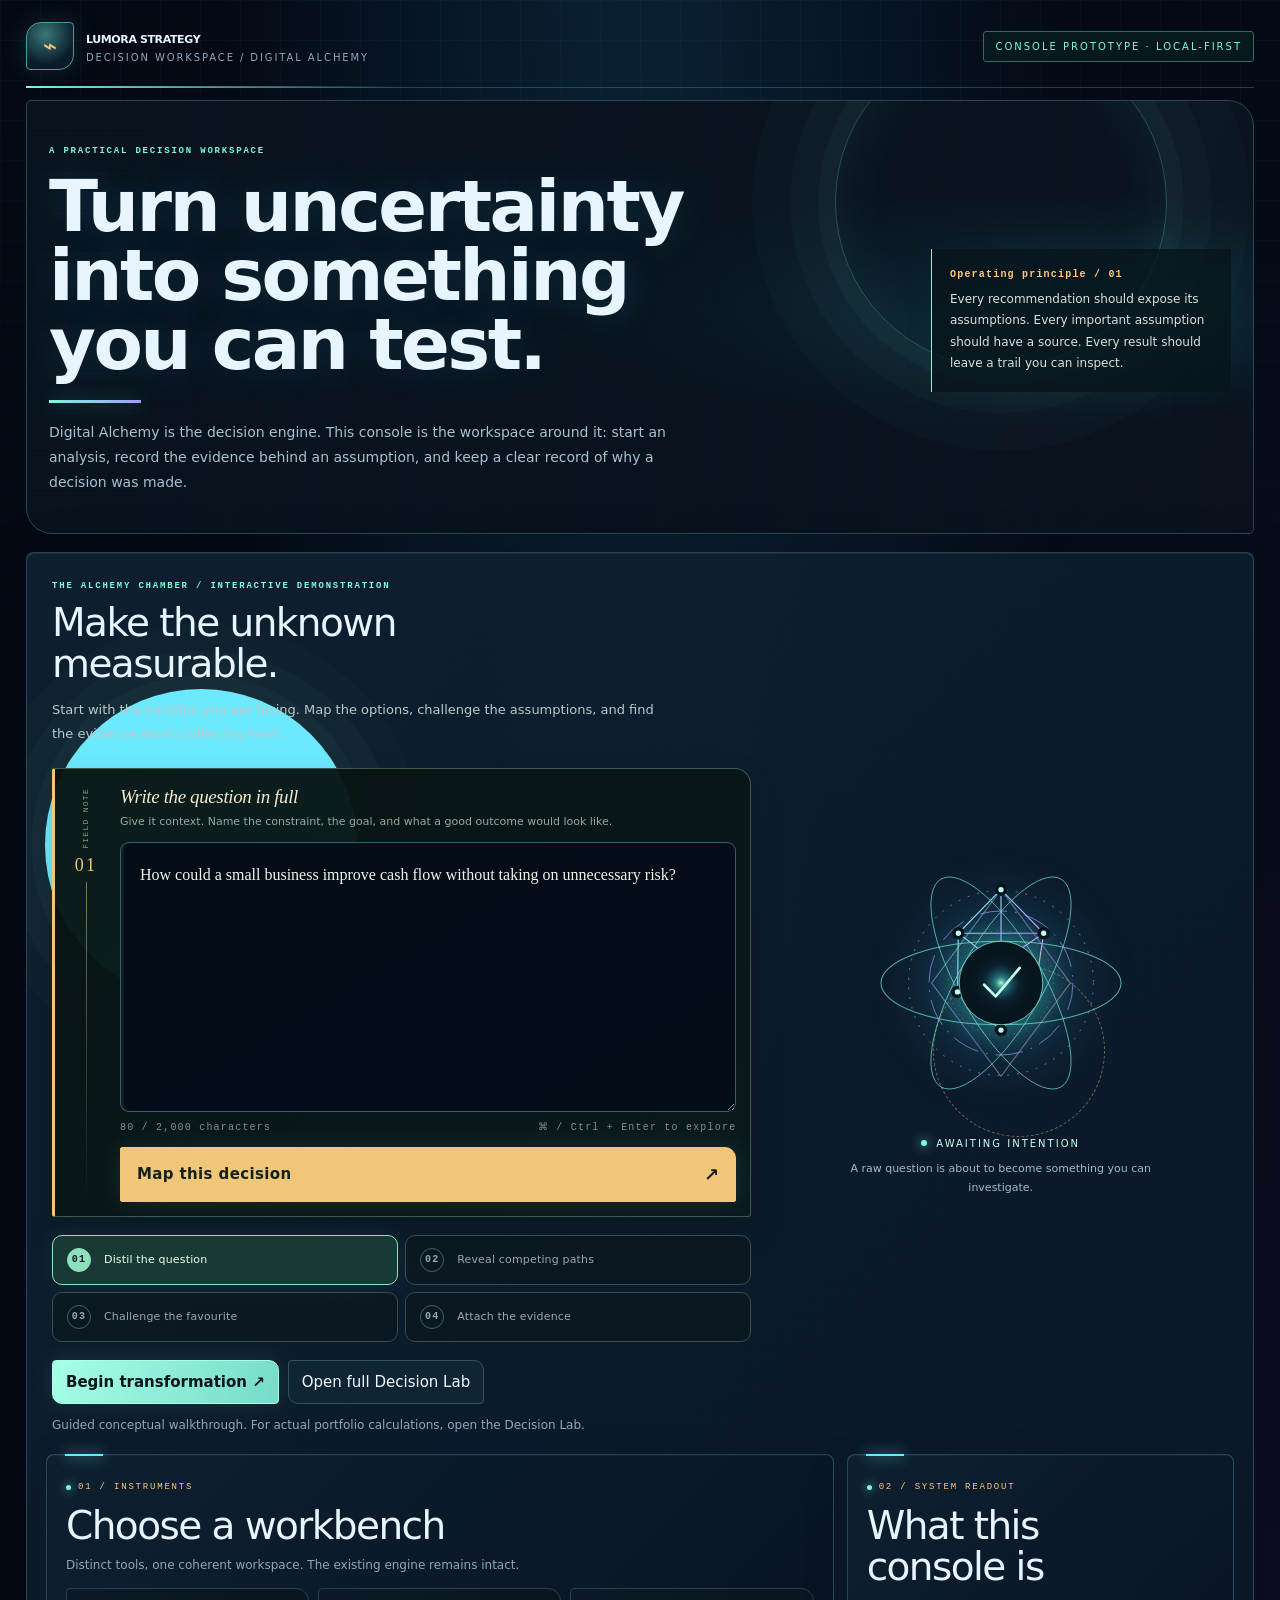
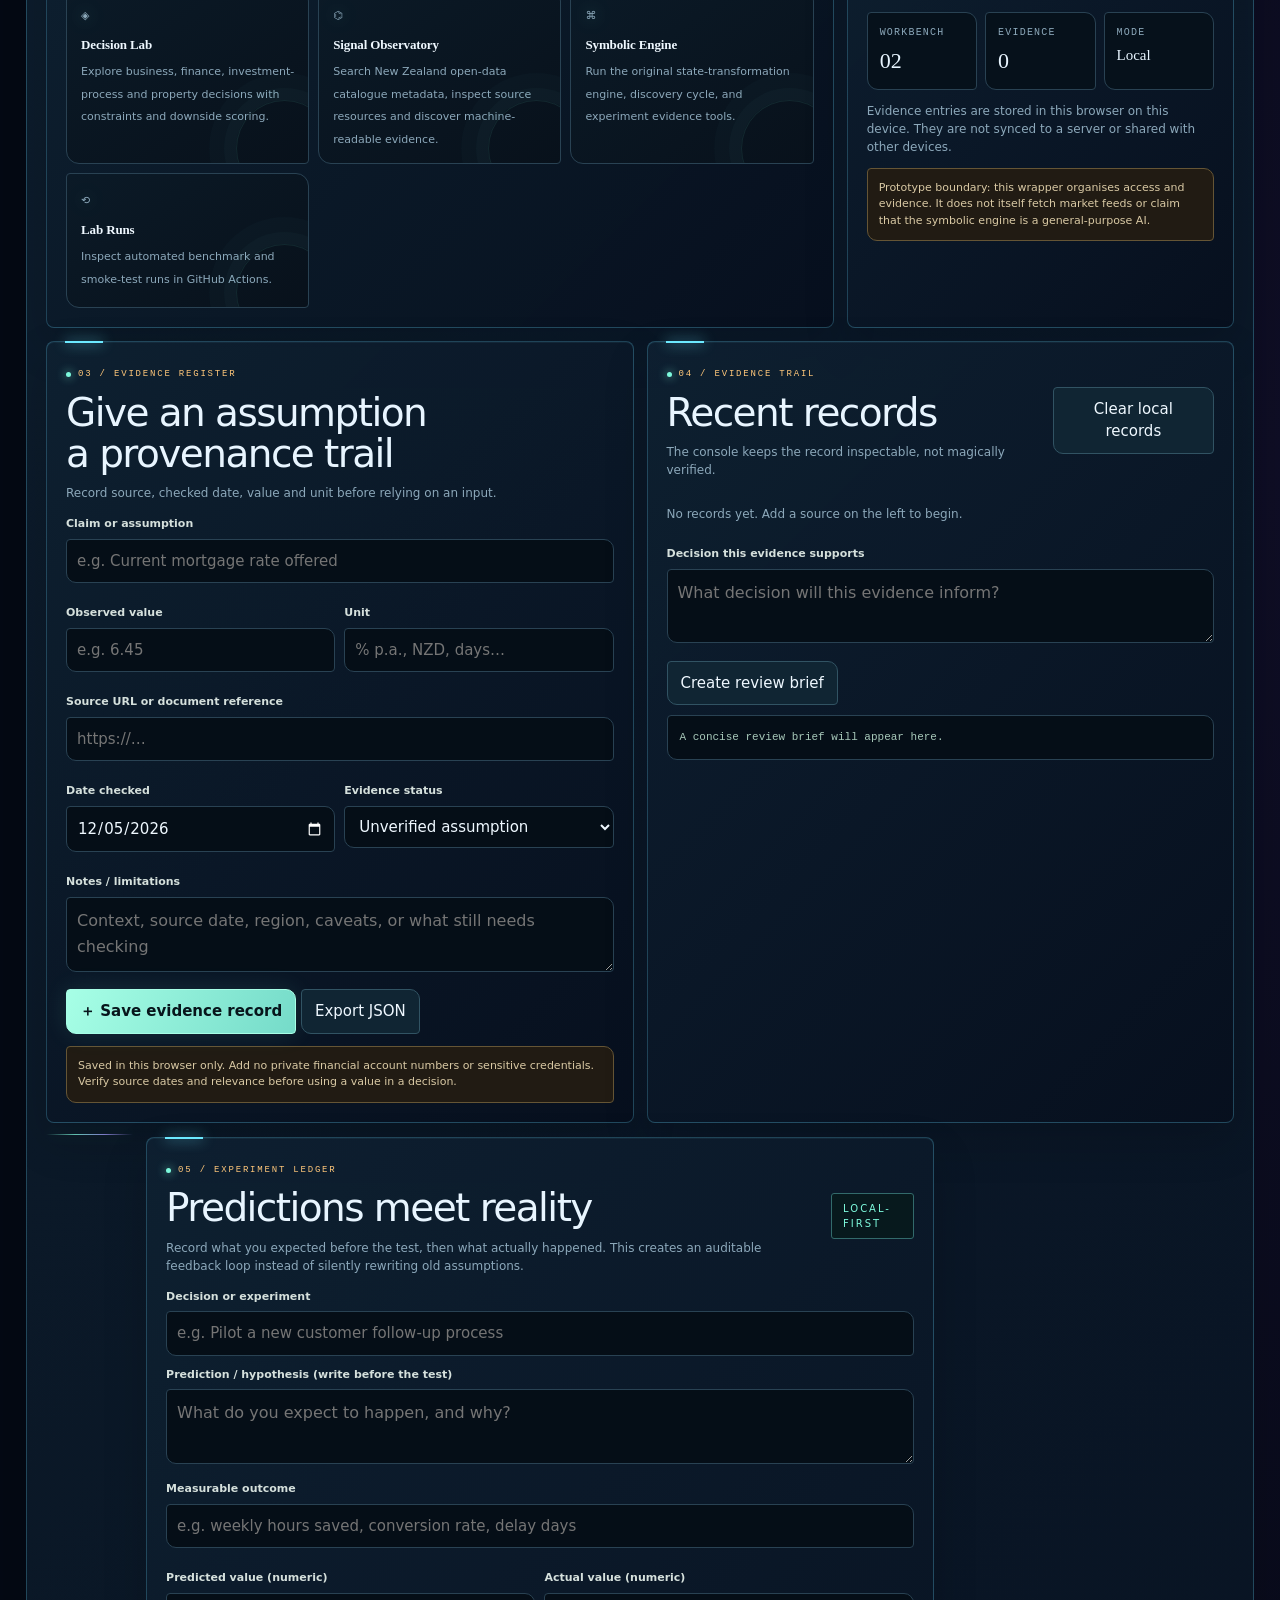
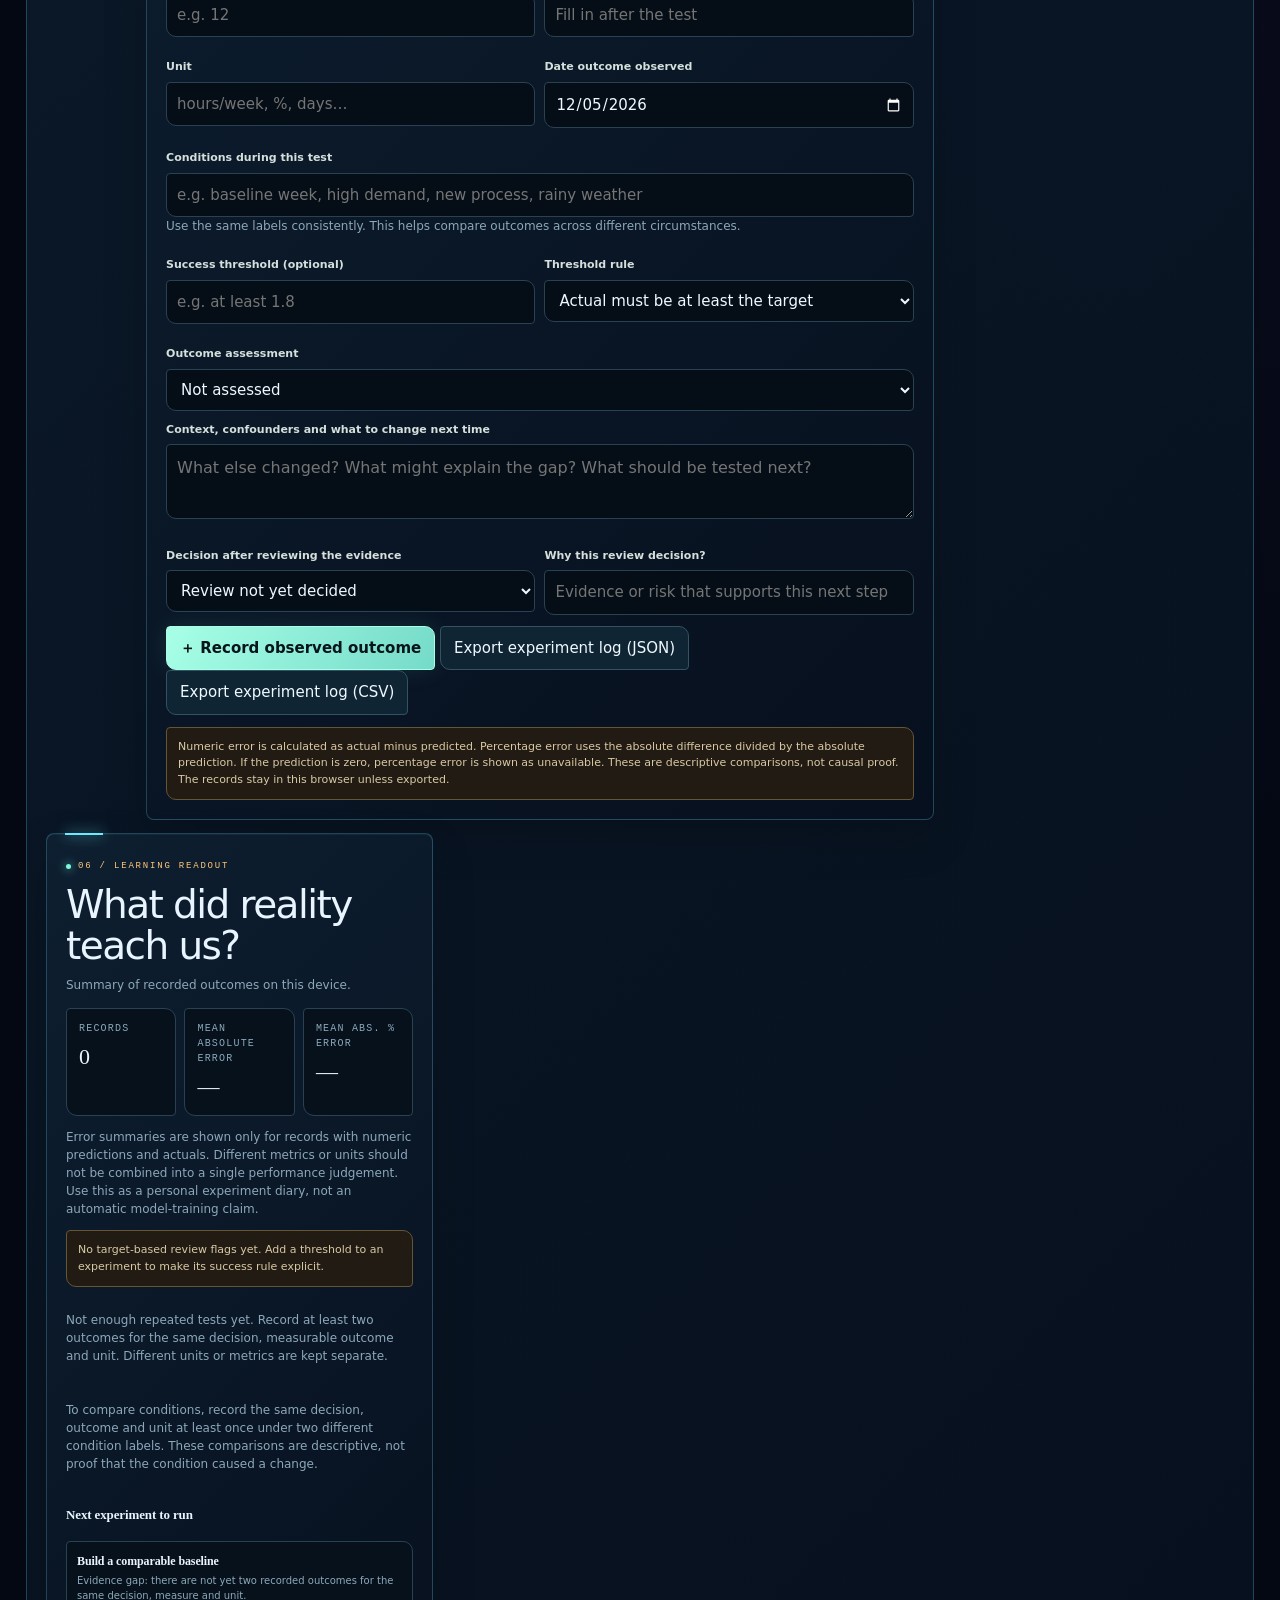
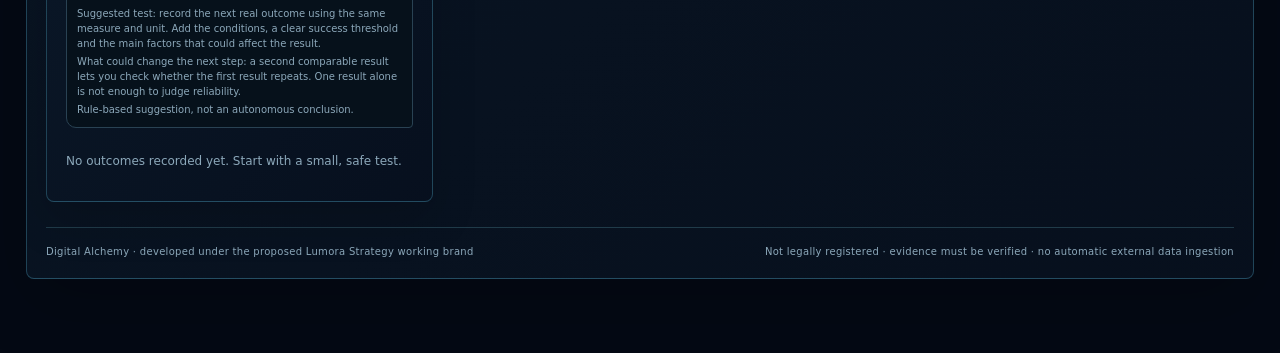
<file: console.html>
<!doctype html>
<html lang="en">
<head>
<meta charset="utf-8">
<meta name="viewport" content="width=device-width,initial-scale=1">
<meta name="theme-color" content="#0a1118">
<title>Lumora Strategy | Alchemy Console</title>
<style>
:root{color-scheme:dark;--void:#0a1118;--panel:#101c25;--panel2:#162630;--edge:#2a414b;--ink:#eef5f0;--muted:#9db2b9;--jade:#8de0bd;--amber:#f0c779;--violet:#b7a6ff;--red:#f2a69c}
*{box-sizing:border-box}body{margin:0;background:radial-gradient(ellipse at 65% -20%,#24414a 0,transparent 48%),var(--void);color:var(--ink);font:15px/1.5 ui-sans-serif,system-ui,-apple-system,sans-serif}a{color:var(--jade);text-decoration:none}a:hover{text-decoration:underline}button,input,textarea,select{font:inherit}button{cursor:pointer;border:1px solid var(--edge);border-radius:10px;padding:10px 13px;color:var(--ink);background:#1c3039}button:hover{border-color:var(--jade)}button.primary{background:var(--amber);color:#172027;border-color:var(--amber);font-weight:800}.shell{max-width:1280px;margin:auto;padding:22px 18px 50px}.top{display:flex;justify-content:space-between;align-items:center;gap:12px;border-bottom:1px solid var(--edge);padding-bottom:17px}.brand{display:flex;align-items:center;gap:12px}.mark{width:43px;height:43px;border:1px solid #567c70;background:linear-gradient(145deg,#19372e,#13212a);border-radius:14px;display:grid;place-items:center;color:var(--amber);font-size:24px}.brand b{letter-spacing:.16em;font-size:12px}.brand small{display:block;color:var(--muted);font-size:10px;letter-spacing:.13em}.state{font-size:10px;text-transform:uppercase;letter-spacing:.12em;color:var(--jade);border:1px solid #365c50;border-radius:99px;padding:6px 9px}.hero{display:grid;grid-template-columns:1.35fr .65fr;gap:25px;align-items:end;padding:34px 0 25px}.eyebrow{font-size:10px;text-transform:uppercase;letter-spacing:.2em;color:var(--jade);font-weight:800}.hero h1{font-size:clamp(34px,5.5vw,66px);line-height:.98;letter-spacing:-.06em;max-width:820px;margin:13px 0}.hero p{max-width:700px;color:var(--muted);margin:0}.readout{border-left:2px solid var(--amber);padding:8px 0 8px 17px;color:#d6e2dc;font-size:13px}.readout strong{display:block;color:var(--amber);margin-bottom:5px}.grid{display:grid;grid-template-columns:repeat(12,minmax(0,1fr));gap:13px}.panel{background:linear-gradient(150deg,#14242d,#0f1a21);border:1px solid var(--edge);border-radius:17px;padding:19px;min-width:0}.wide{grid-column:span 8}.narrow{grid-column:span 4}.half{grid-column:span 6}.panel-head{display:flex;justify-content:space-between;gap:12px;align-items:start;margin-bottom:14px}.num{font-size:10px;color:var(--amber);letter-spacing:.14em}.panel h2{font-size:17px;margin:3px 0}.muted{color:var(--muted);font-size:12px}.actions{display:grid;grid-template-columns:repeat(3,minmax(0,1fr));gap:9px}.action{display:block;padding:14px;border:1px solid var(--edge);border-radius:12px;background:#0d181e;min-height:112px}.action:hover{border-color:var(--jade);text-decoration:none}.action strong{display:block;color:var(--ink);font-size:13px;margin:9px 0 5px}.action span{font-size:11px;color:var(--muted)}.glyph{color:var(--jade);font-size:20px}.metric-row{display:grid;grid-template-columns:repeat(3,1fr);gap:8px}.metric{border:1px solid var(--edge);background:#0b151b;border-radius:11px;padding:12px}.metric span{display:block;color:var(--muted);font-size:10px;text-transform:uppercase;letter-spacing:.1em}.metric strong{display:block;font-size:22px;margin-top:4px}.field{margin:11px 0}.field label{display:block;color:#d5e0dc;font-size:11px;font-weight:750;margin-bottom:6px}.field input,.field textarea,.field select{width:100%;background:#0a141a;color:var(--ink);border:1px solid var(--edge);border-radius:9px;padding:10px}.field textarea{min-height:70px;resize:vertical}.two{display:grid;grid-template-columns:1fr 1fr;gap:9px}.source-list{display:grid;gap:8px;margin-top:12px}.source{border:1px solid var(--edge);border-radius:10px;padding:10px;background:#0b151b;font-size:12px}.source strong{display:block}.source small{color:var(--muted);display:block;margin-top:3px;overflow-wrap:anywhere}.source button{padding:5px 8px;font-size:10px;margin-top:7px}.notice{border:1px solid #5a4c33;background:#231f16;color:#d9c9a4;padding:11px;border-radius:10px;font-size:11px;margin-top:12px}.log{font:11px/1.65 ui-monospace,SFMono-Regular,Menlo,monospace;white-space:pre-wrap;overflow-wrap:anywhere;background:#0a141a;border:1px solid var(--edge);padding:12px;border-radius:10px;color:#a8c9ba}.foot{display:flex;justify-content:space-between;gap:12px;flex-wrap:wrap;color:var(--muted);font-size:10px;margin-top:19px}
@media(max-width:780px){.hero{grid-template-columns:1fr;gap:14px;padding-top:25px}.wide,.narrow,.half{grid-column:span 12}.actions{grid-template-columns:1fr}.action{min-height:0}.shell{padding:15px 12px 35px}.panel{padding:15px}.state{display:none}}

/* CINEMATIC XENOTECH PASS */
:root{--void:#050a12;--panel:#0a1420;--panel2:#101f2d;--edge:#263b4b;--ink:#eff8ff;--muted:#8ca8ba;--jade:#7df9dc;--amber:#ffc77a;--violet:#a69cff;--red:#ff8c9a}
body{background-color:var(--void);background-image:radial-gradient(ellipse at 72% 13%,#123b4d77 0,transparent 35%),radial-gradient(ellipse at 6% 65%,#1a174677 0,transparent 32%),linear-gradient(#8ac8e508 1px,transparent 1px),linear-gradient(90deg,#8ac8e508 1px,transparent 1px);background-size:auto,auto,46px 46px,46px 46px;background-position:center,center,center,center}
.shell{max-width:1480px;padding:22px 26px 60px}
.top{border-bottom-color:#2b4859;position:relative}.top:after{content:"";position:absolute;bottom:-1px;left:0;width:31%;height:2px;background:linear-gradient(90deg,var(--jade),transparent)}
.mark{width:48px;height:48px;border-radius:15px 4px 15px 4px;border-color:#4b9c9a;background:radial-gradient(circle at 40% 25%,#3a7778,#0a1b2b 68%);box-shadow:0 0 28px #48eedc22}
.brand b{font-size:11px;letter-spacing:.23em}.brand small{letter-spacing:.19em}
.state{border-radius:3px;color:var(--jade);border-color:#326a6b;background:#07191d;padding:7px 11px}
.hero{position:relative;isolation:isolate;min-height:290px;grid-template-columns:1.4fr .6fr;align-items:center;padding:44px 22px 38px;margin:12px 0 18px;border:1px solid #294757;border-radius:5px 26px 5px 26px;overflow:hidden;background:linear-gradient(100deg,#08121deF 5%,#08121dcb 53%,#08121d44),radial-gradient(ellipse at 80% 48%,#155d6a99,transparent 37%),linear-gradient(135deg,#0c1c2b,#0b111d)}
.hero:before{content:"";position:absolute;z-index:-1;inset:0;background:repeating-linear-gradient(0deg,transparent 0 39px,#9fe6ff09 40px),repeating-linear-gradient(90deg,transparent 0 39px,#9fe6ff09 40px);mask-image:linear-gradient(90deg,black,transparent 90%)}
.hero:after{content:"";position:absolute;z-index:-1;width:330px;height:330px;right:7%;top:-15%;border:1px solid #7df9dc44;border-radius:50%;box-shadow:0 0 0 17px #7df9dc08,0 0 0 45px #7df9dc06,0 0 0 83px #7df9dc04,inset 0 0 60px #7df9dc12;animation:heroOrbit 22s linear infinite}
@keyframes heroOrbit{to{transform:rotate(360deg)}}
.hero h1{font-size:clamp(42px,6.3vw,84px);line-height:.91;letter-spacing:-.075em;max-width:780px;text-wrap:balance;text-shadow:0 0 32px #a8f6ff0b}
.hero h1:after{content:"";display:block;width:92px;height:3px;margin-top:21px;background:linear-gradient(90deg,var(--jade),var(--violet));box-shadow:0 0 18px #7df9dc66}
.eyebrow{letter-spacing:.25em;color:var(--jade)}
.hero p{max-width:650px;font-size:14px;line-height:1.8;color:#a7c1d1;margin-top:17px}
.readout{border-left:1px solid var(--jade);background:#07151cc7;padding:17px 18px;max-width:300px;justify-self:end;font-size:12px;line-height:1.8;box-shadow:0 0 40px #1ce8d408}
.readout strong{letter-spacing:.13em;font-size:10px}
.panel{border-radius:4px 16px 4px 16px;background:linear-gradient(145deg,#0d1b29f2,#09121df5);border-color:#294253;box-shadow:inset 0 1px #b7f5ff09,0 12px 38px #00000020}
.panel-head{align-items:center}
.num{font-size:9px;letter-spacing:.22em;color:var(--amber)}
.panel h2{font-size:16px;letter-spacing:-.02em}
.chamber{margin-bottom:18px;border-radius:5px 28px 5px 28px;min-height:440px;background:radial-gradient(ellipse at 79% 51%,#125c67 0,transparent 33%),radial-gradient(ellipse at 65% 45%,#31275e55 0,transparent 40%),linear-gradient(118deg,#08141f,#0b2029 53%,#09111c);border-color:#356070;box-shadow:inset 0 1px #bafaff16,0 20px 65px #0004}
.chamber:before{width:390px;height:390px;right:3%;top:7%;border-color:#7df9dc44;box-shadow:0 0 0 18px #7df9dc08,0 0 0 47px #7df9dc07,0 0 0 82px #a69cff08,0 0 75px #35c8e30d}
.chamber:after{width:290px;height:290px;right:calc(3% + 50px);top:calc(7% + 50px);border-color:#ffc77a88;animation:orbitSpin 34s linear infinite}
.chamber-grid{grid-template-columns:1.1fr .9fr;gap:30px;padding:8px 6px}
.chamber h2{font-size:clamp(30px,4.3vw,53px);max-width:620px;letter-spacing:-.06em;line-height:.98}
.chamber-copy{font-size:13px;line-height:1.8;color:#a5c2cc}
.ritual-step{border-radius:3px 10px 3px 10px;background:#06131bd9;border-color:#274957;padding:11px 13px}
.ritual-step.active{border-color:#7df9dc;background:linear-gradient(90deg,#103e42,#0b202c);box-shadow:0 0 26px #7df9dc13,inset 3px 0 var(--jade)}
.ritual-step b{border-radius:4px;transform:rotate(45deg);margin:3px}.ritual-step b{font-size:9px}.ritual-step b{transform:none}
button{border-radius:4px 10px 4px 10px;background:#102533;border-color:#315363;transition:transform .2s,border-color .2s,box-shadow .2s}
button:hover{box-shadow:0 0 22px #7df9dc17;transform:translateY(-1px)}
button.primary{background:linear-gradient(115deg,#a7ffe6,#75dbc9);border-color:#a7ffe6;color:#07151b;box-shadow:0 0 25px #7df9dc1c}
input,textarea,select{accent-color:var(--jade)}
.field input,.field textarea,.field select{border-radius:4px 10px 4px 10px;background:#050e17;border-color:#294253}
.action{border-radius:4px 13px 4px 13px;background:linear-gradient(145deg,#0b1a27,#08111b);border-color:#294253;position:relative;overflow:hidden;min-height:135px}
.action:after{content:"";position:absolute;right:-25px;bottom:-34px;width:95px;height:95px;border:1px solid #7df9dc17;border-radius:50%;box-shadow:0 0 0 12px #7df9dc06,0 0 0 27px #7df9dc04;pointer-events:none}
.action:hover{border-color:var(--jade);box-shadow:inset 0 0 28px #7df9dc08,0 0 25px #7df9dc0c}
.glyph{font-size:23px;text-shadow:0 0 18px #7df9dc66}
.metric{border-radius:4px 11px 4px 11px;background:#06111b;border-color:#294253}
.metric strong{font-variant-numeric:tabular-nums}
.source,.notice,.log{border-radius:4px 10px 4px 10px}
.source{background:#06111b;border-color:#294253}
.notice{border-color:#655535;background:#211b13}
.log{background:#050e17;border-color:#294253}
.foot{border-top:1px solid #203b49;padding-top:16px;margin-top:25px;letter-spacing:.03em}
@media(max-width:780px){.shell{padding:12px 10px 30px}.hero{padding:28px 17px 25px;min-height:0;grid-template-columns:1fr}.hero:after{right:-135px;top:16%;width:270px;height:270px}.hero h1{font-size:clamp(40px,12vw,64px)}.readout{justify-self:start;max-width:100%;margin-top:10px}.chamber{min-height:0}.chamber-grid{grid-template-columns:1fr;padding:0}.chamber:before{width:290px;height:290px;right:-90px;top:53%}.chamber:after{width:190px;height:190px;right:-40px;top:calc(53% + 50px)}.core{min-height:250px}.actions{grid-template-columns:1fr}.action{min-height:0}.panel{padding:14px}}
@media(prefers-reduced-motion:reduce){*,*:before,*:after{animation-duration:.01ms!important;animation-iteration-count:1!important;scroll-behavior:auto!important}}
/* SIGNAL INTELLIGENCE / FUTURE CONSOLE */
#experimentLedger{position:relative}#experimentLedger:before{content:"";display:block;height:1px;background:linear-gradient(90deg,transparent,var(--jade),var(--violet),transparent);opacity:.75;margin:-3px 0 16px;box-shadow:0 0 15px #7df9dc55}.panel-head .num{display:inline-flex;align-items:center;gap:7px}.panel-head .num:before{content:"";display:inline-block;width:5px;height:5px;border-radius:50%;background:var(--jade);box-shadow:0 0 10px var(--jade)}#repeatReview h3,#conditionReview h3{color:#c8fff0;letter-spacing:.12em;text-transform:uppercase}#conditionReview .source{border-left:2px solid var(--violet)}#repeatReview .source{border-left:2px solid var(--jade)}.field input:focus,.field textarea:focus,.field select:focus{outline:1px solid var(--jade);border-color:var(--jade);box-shadow:0 0 0 3px #7df9dc12}#expConditions{min-height:44px}


.artifact-wrap{position:relative;z-index:2;display:flex;flex-direction:column;align-items:center;justify-content:center;min-height:340px;text-align:center}.artifact-svg{width:min(100%,360px);height:auto;overflow:visible;filter:drop-shadow(0 0 19px #37e5d51b)}.artifact-orbit{transform-origin:180px 180px}.orbit-a{animation:artifactRotate 34s linear infinite}.orbit-b{animation:artifactRotate 48s linear infinite reverse}@keyframes artifactRotate{to{transform:rotate(360deg)}}.artifact-caption{display:flex;align-items:center;gap:9px;color:#c8fff0;font-size:10px;letter-spacing:.2em;margin-top:-7px}.artifact-signal{width:6px;height:6px;border-radius:50%;background:var(--jade);box-shadow:0 0 12px var(--jade);animation:signalPulse 2s ease-in-out infinite}@keyframes signalPulse{50%{opacity:.3;box-shadow:0 0 2px var(--jade)}}.artifact-wrap .ritual-output{max-width:320px;min-height:44px;color:#9dbdc9;font-size:11px;line-height:1.7;margin-top:9px}.core-orb{display:none}

/* Typography system: editorial serif for thought, instrument mono for measurements */
:root{--type-editorial: "Iowan Old Style","Palatino Linotype","Book Antiqua",Georgia,serif;--type-instrument: "SFMono-Regular",Consolas,"Liberation Mono",monospace}
.hero h1,.chamber h2,.artifact-wrap h2{font-family:var(--type-editorial);font-weight:500;letter-spacing:-.045em;font-kerning:normal;text-wrap:balance}
.hero h1{font-size:clamp(38px,5.8vw,72px);line-height:.96}
.chamber h2{font-size:clamp(34px,4.5vw,58px);line-height:.99}
.chamber h2 em{font-family:var(--type-editorial);font-style:italic;font-weight:400;letter-spacing:-.035em}
.panel h2,.panel-head h2{font-family:var(--type-editorial);font-size:21px;font-weight:500;letter-spacing:-.025em;line-height:1.15}
.panel h3,.source strong,.action strong{font-family:var(--type-editorial);font-weight:600;letter-spacing:-.01em}
.eyebrow,.num,.question-index span,.question-index b,.question-footer,.metric span,.readout strong,.ritual-step b{font-family:var(--type-instrument);font-variant-numeric:tabular-nums;letter-spacing:.12em}
.eyebrow{font-size:9px;letter-spacing:.22em}
.num{font-size:9px}
.question-workspace>label{font-family:var(--type-editorial);font-size:22px;font-weight:500;font-style:italic;letter-spacing:-.02em}
#chamberQuestion{font-family:var(--type-editorial);font-size:17px;line-height:1.85;font-kerning:normal}
.metric strong{font-family:var(--type-editorial);font-weight:500;font-variant-numeric:lining-nums tabular-nums}
.ritual-step span{font-size:11px;letter-spacing:.015em}
@media(max-width:700px){.hero h1{font-size:clamp(38px,10vw,54px)}.panel h2,.panel-head h2{font-size:20px}.question-workspace>label{font-size:20px}}

</style>
<link rel="stylesheet" href="prometheus-visual.css">
</head>
<body><main class="shell">
<header class="top"><div class="brand"><div class="mark">⌁</div><div><b>LUMORA STRATEGY</b><small>DECISION WORKSPACE / DIGITAL ALCHEMY</small></div></div><span class="state">Console prototype · local-first</span></header>
<section class="hero"><div><div class="eyebrow">A practical decision workspace</div><h1>Turn uncertainty into something you can test.</h1><p>Digital Alchemy is the decision engine. This console is the workspace around it: start an analysis, record the evidence behind an assumption, and keep a clear record of why a decision was made.</p></div><div class="readout"><strong>Operating principle / 01</strong>Every recommendation should expose its assumptions. Every important assumption should have a source. Every result should leave a trail you can inspect.</div></section>
<section class="panel chamber" id="alchemyChamber">
<style>
.chamber{position:relative;overflow:hidden;margin:0 0 14px;background:radial-gradient(ellipse at 82% 45%,#284b43 0,transparent 38%),linear-gradient(120deg,#101e26,#142c2b 65%,#1b2d34);min-height:310px}.chamber:before{content:"";position:absolute;width:270px;height:270px;border:1px solid #8de0bd55;border-radius:50%;right:8%;top:8%;box-shadow:0 0 0 22px #8de0bd0c,0 0 0 48px #8de0bd09;animation:orbitBreath 7s ease-in-out infinite;pointer-events:none}.chamber:after{content:"";position:absolute;width:170px;height:170px;border:1px dashed #f0c77966;border-radius:50%;right:calc(8% + 50px);top:calc(8% + 50px);animation:orbitSpin 24s linear infinite;pointer-events:none}@keyframes orbitBreath{50%{transform:scale(1.05);opacity:.6}}@keyframes orbitSpin{to{transform:rotate(360deg)}}
/* The Alchemy Field Note: a writing surface, not a one-line chatbot prompt */
.chamber{border-radius:4px 28px 4px 28px;border-color:#3e5e52;background:linear-gradient(118deg,#0c191b 0%,#112622 56%,#162a30 100%);box-shadow:inset 0 1px #d8f3df12,0 22px 70px #0003}
.chamber:before{width:310px;height:310px;right:5%;top:3%;border-color:#8de0bd33;box-shadow:0 0 0 14px #8de0bd08,0 0 0 38px #8de0bd06,0 0 0 66px #8de0bd04}
.chamber:after{border-color:#f0c77977}
.chamber h2{max-width:560px;font-size:clamp(30px,4vw,48px);letter-spacing:-.055em}
.chamber h2 em{font-family:Georgia,"Times New Roman",serif;font-weight:400;color:#f0c779}
.chamber-copy{max-width:540px;line-height:1.85}
.chamber-input{display:grid;grid-template-columns:42px minmax(0,1fr);gap:13px;max-width:720px;margin:22px 0 18px;padding:14px 14px 14px 10px;border:1px solid #3b5b4d;border-left:3px solid #f0c779;border-radius:3px 16px 3px 3px;background:linear-gradient(150deg,#071311f5,#0b191df5);box-shadow:0 14px 35px #0002}
.question-index{display:flex;flex-direction:column;align-items:center;gap:8px;padding-top:5px;color:#7f9f91}
.question-index span{writing-mode:vertical-rl;transform:rotate(180deg);font-size:8px;letter-spacing:.16em}
.question-index b{font:18px/1 Georgia,serif;color:#f0c779}
.question-index i{display:block;flex:1;width:1px;min-height:44px;background:linear-gradient(#f0c77988,transparent)}
.question-workspace{min-width:0}
.question-workspace>label{display:block;font:italic 19px/1.25 Georgia,"Times New Roman",serif;color:#f4ead0;margin:2px 0 5px}
.question-hint{font-size:11px;line-height:1.6;color:#93aaa1;margin:0 0 11px}
#chamberQuestion{display:block;min-width:0;width:100%;min-height:172px;max-height:45vh;resize:vertical;padding:14px 15px;border:1px solid #355148;border-radius:2px 10px 2px 2px;background:repeating-linear-gradient(to bottom,#0b191b 0,#0b191b 31px,#28413855 32px);color:#f1f5e9;font:16px/2 Georgia,"Times New Roman",serif;caret-color:#f0c779;box-shadow:inset 3px 0 #f0c77912}
#chamberQuestion::placeholder{color:#748d82}
#chamberQuestion:focus{outline:1px solid #8de0bd;outline-offset:2px;border-color:#8de0bd}
.question-footer{display:flex;justify-content:space-between;gap:8px;flex-wrap:wrap;margin:8px 0 12px;color:#79958a;font:10px/1.5 ui-monospace,SFMono-Regular,Menlo,monospace}
#chamberExplore{width:100%;min-height:46px;border-radius:2px 11px 2px 2px;background:#f0c779;border-color:#f0c779;color:#14201a;letter-spacing:.025em;text-align:left;display:flex;justify-content:space-between;align-items:center;padding:13px 16px}
#chamberExplore span{font-size:18px}
.ritual-steps{grid-template-columns:repeat(2,minmax(0,1fr));gap:7px}
.ritual-step{border-radius:3px 10px 3px 3px}
.ritual-step b{border-radius:3px}
@media(max-width:700px){.chamber{padding:16px!important}.chamber-input{grid-template-columns:25px minmax(0,1fr);gap:9px;padding:12px 10px 12px 7px;margin:20px 0 15px}.question-index span{font-size:7px}.question-workspace>label{font-size:18px}#chamberQuestion{min-height:190px;font-size:16px;padding:12px;line-height:1.9}.question-footer{font-size:9px}.ritual-steps{grid-template-columns:1fr 1fr}.chamber:before{right:-100px;top:52%;width:230px;height:230px}.chamber:after{right:-50px;top:calc(52% + 40px)}}
@media(max-width:390px){.question-footer{flex-direction:column;gap:3px}.question-index span{letter-spacing:.1em}.chamber h2{font-size:31px}}
@media(prefers-reduced-motion:reduce){.chamber:before,.chamber:after,.core-orb{animation:none!important}}

.chamber-grid{position:relative;z-index:1;display:grid;grid-template-columns:1fr minmax(190px,.65fr);gap:22px;align-items:center}.chamber h2{font-size:clamp(24px,3.4vw,39px);line-height:1.06;letter-spacing:-.04em;margin:8px 0 10px;max-width:580px}.chamber-copy{max-width:610px;color:#b9cbc8;font-size:13px}.ritual-steps{display:grid;gap:7px;margin:18px 0}.ritual-step{display:flex;align-items:center;gap:10px;border:1px solid #34514e;background:#0a171b99;border-radius:10px;padding:9px 11px;color:#94aca8;font-size:12px;transition:all .25s}.ritual-step b{width:24px;height:24px;border-radius:50%;border:1px solid #45645b;display:grid;place-items:center;font-size:10px}.ritual-step.active{border-color:#8de0bd;background:#173b34;color:#f2f8f3;box-shadow:0 0 25px #8de0bd12}.ritual-step.active b,.ritual-step.done b{background:#8de0bd;color:#0a171b;border-color:#8de0bd}.core{position:relative;z-index:2;display:grid;place-items:center;min-height:240px;text-align:center}.core-orb{width:132px;height:132px;border-radius:50%;display:grid;place-items:center;border:1px solid #9be7c2;background:radial-gradient(circle at 35% 28%,#e5f9c7,#6dbd9b 16%,#17483f 48%,#0d1b23 75%);box-shadow:0 0 25px #8de0bd5c,0 0 80px #8de0bd20,inset 0 0 25px #d9f6d544;animation:corePulse 4s ease-in-out infinite;font-size:36px;color:#fff8db}@keyframes corePulse{50%{box-shadow:0 0 38px #8de0bd8c,0 0 110px #8de0bd38,inset 0 0 35px #d9f6d566;transform:scale(1.025)}}.core-label{margin-top:15px;color:#c7dcd3;font-size:10px;letter-spacing:.17em;text-transform:uppercase}.ritual-output{font-size:12px;color:#d6e9df;min-height:55px;margin-top:7px;max-width:300px}.ritual-actions{display:flex;gap:9px;flex-wrap:wrap}@media(max-width:700px){.chamber-grid{grid-template-columns:1fr}.core{min-height:200px}.chamber:before{right:-80px;top:48%}.chamber:after{right:-30px;top:calc(48% + 50px)}}
</style>
<div class="chamber-grid"><div><div class="eyebrow">THE ALCHEMY CHAMBER / INTERACTIVE DEMONSTRATION</div><h2>Make the unknown measurable.</h2><p class="chamber-copy">Start with the decision you are facing. Map the options, challenge the assumptions, and find the evidence worth collecting next.</p><div class="chamber-input"><div class="question-index" aria-hidden="true"><span>FIELD NOTE</span><b>01</b><i></i></div><div class="question-workspace"><label for="chamberQuestion">Write the question in full</label><p class="question-hint">Give it context. Name the constraint, the goal, and what a good outcome would look like.</p><textarea id="chamberQuestion" rows="5" maxlength="2000" placeholder="Example: We run a small construction business in New Zealand. Delays are eating into our margin. What should we test first, and what evidence would tell us it is working?">How could a small business improve cash flow without taking on unnecessary risk?</textarea><div class="question-footer"><span id="chamberQuestionCount" aria-live="polite">88 / 2,000 characters</span><span>⌘ / Ctrl + Enter to explore</span></div><button class="primary" type="button" id="chamberExplore">Map this decision <span aria-hidden="true">↗</span></button></div></div><div class="ritual-steps" id="ritualSteps"><div class="ritual-step active"><b>01</b><span>Distil the question</span></div><div class="ritual-step"><b>02</b><span>Reveal competing paths</span></div><div class="ritual-step"><b>03</b><span>Challenge the favourite</span></div><div class="ritual-step"><b>04</b><span>Attach the evidence</span></div></div><div class="ritual-actions"><button class="primary" type="button" id="ritualNext">Begin transformation ↗</button><a href="decision-lab.html"><button type="button">Open full Decision Lab</button></a></div><p class="muted">Guided conceptual walkthrough. For actual portfolio calculations, open the Decision Lab.</p></div><div class="core"><div class="artifact-wrap"><svg class="artifact-svg" viewBox="0 0 360 360" role="img" aria-label="Animated abstract instrument representing a question moving through a decision system"><defs><radialGradient id="artifactGlow"><stop offset="0" stop-color="#baffef" stop-opacity=".95"/><stop offset=".18" stop-color="#48d8cf" stop-opacity=".52"/><stop offset=".55" stop-color="#2674a1" stop-opacity=".12"/><stop offset="1" stop-color="#0a1723" stop-opacity="0"/></radialGradient><linearGradient id="artifactLine" x1="0" y1="0" x2="1" y2="1"><stop stop-color="#7df9dc"/><stop offset=".55" stop-color="#a69cff"/><stop offset="1" stop-color="#ffc77a"/></linearGradient></defs><circle cx="180" cy="180" r="148" fill="url(#artifactGlow)"/><g class="artifact-orbit orbit-a" fill="none" stroke="#7df9dc" stroke-opacity=".65"><ellipse cx="180" cy="180" rx="135" ry="47" stroke-width="1.2"/><ellipse cx="180" cy="180" rx="135" ry="47" transform="rotate(60 180 180)"/><ellipse cx="180" cy="180" rx="135" ry="47" transform="rotate(120 180 180)"/></g><g class="artifact-orbit orbit-b" fill="none" stroke="#a69cff" stroke-opacity=".75"><circle cx="180" cy="180" r="104" stroke-dasharray="2 9"/><circle cx="180" cy="180" r="81" stroke-dasharray="31 9 2 9"/></g><g fill="none" stroke="url(#artifactLine)" stroke-width="1.3"><path d="M180 75 L228 124 L218 190 L180 233 L131 190 L132 124 Z"/><path d="M180 75 L180 233 M132 124 L228 124 M131 190 L218 190 M132 124 L218 190 M228 124 L131 190"/><path d="M180 75 L258 180 L180 285 L102 180 Z" stroke-opacity=".5"/></g><g fill="#baffef" stroke="#06121d" stroke-width="4"><circle cx="180" cy="75" r="5"/><circle cx="228" cy="124" r="5"/><circle cx="218" cy="190" r="5"/><circle cx="180" cy="233" r="5"/><circle cx="131" cy="190" r="5"/><circle cx="132" cy="124" r="5"/></g><circle cx="180" cy="180" r="47" fill="#07151e" stroke="#7df9dc" stroke-opacity=".8"/><circle cx="180" cy="180" r="37" fill="url(#artifactGlow)"/><path d="M161 182 L174 195 L201 163" fill="none" stroke="#c4fff0" stroke-width="3" stroke-linecap="round" stroke-linejoin="round"/><circle cx="180" cy="180" r="59" fill="none" stroke="#ffc77a" stroke-opacity=".45" stroke-dasharray="1 6"/></svg><div class="artifact-caption"><span class="artifact-signal"></span><span id="ritualLabel">AWAITING INTENTION</span></div><div class="ritual-output" id="ritualOutput">A raw question is about to become something you can investigate.</div></div></div></div>
<section class="grid">
<article class="panel wide"><div class="panel-head"><div><div class="num">01 / INSTRUMENTS</div><h2>Choose a workbench</h2><div class="muted">Distinct tools, one coherent workspace. The existing engine remains intact.</div></div></div><div class="actions">
<a class="action" href="decision-lab.html"><span class="glyph">◈</span><strong>Decision Lab</strong><span>Explore business, finance, investment-process and property decisions with constraints and downside scoring.</span></a><a class="action" href="observatory.html"><span class="glyph">⌬</span><strong>Signal Observatory</strong><span>Search New Zealand open-data catalogue metadata, inspect source resources and discover machine-readable evidence.</span></a>
<a class="action" href="index.html"><span class="glyph">⌘</span><strong>Symbolic Engine</strong><span>Run the original state-transformation engine, discovery cycle, and experiment evidence tools.</span></a>
<a class="action" href="https://github.com/levitatingsnake/Digital-alchemy/actions" target="_blank" rel="noopener noreferrer"><span class="glyph">⟲</span><strong>Lab Runs</strong><span>Inspect automated benchmark and smoke-test runs in GitHub Actions.</span></a>
</div></article>
<article class="panel narrow"><div class="panel-head"><div><div class="num">02 / SYSTEM READOUT</div><h2>What this console is</h2></div></div><div class="metric-row"><div class="metric"><span>Workbench</span><strong>02</strong></div><div class="metric"><span>Evidence</span><strong id="evidenceCount">0</strong></div><div class="metric"><span>Mode</span><strong style="font-size:15px">Local</strong></div></div><p class="muted">Evidence entries are stored in this browser on this device. They are not synced to a server or shared with other devices.</p><div class="notice">Prototype boundary: this wrapper organises access and evidence. It does not itself fetch market feeds or claim that the symbolic engine is a general-purpose AI.</div></article>
<article class="panel half"><div class="panel-head"><div><div class="num">03 / EVIDENCE REGISTER</div><h2>Give an assumption a provenance trail</h2><div class="muted">Record source, checked date, value and unit before relying on an input.</div></div></div>
<form id="evidenceForm">
<div class="field"><label for="claim">Claim or assumption</label><input id="claim" required placeholder="e.g. Current mortgage rate offered"></div>
<div class="two"><div class="field"><label for="value">Observed value</label><input id="value" placeholder="e.g. 6.45"></div><div class="field"><label for="unit">Unit</label><input id="unit" placeholder="% p.a., NZD, days…"></div></div>
<div class="field"><label for="source">Source URL or document reference</label><input id="source" type="url" placeholder="https://…"></div>
<div class="two"><div class="field"><label for="checked">Date checked</label><input id="checked" type="date" required></div><div class="field"><label for="confidence">Evidence status</label><select id="confidence"><option>Unverified assumption</option><option>Source located, not independently checked</option><option>Checked against source</option><option>Needs professional confirmation</option></select></div></div>
<div class="field"><label for="notes">Notes / limitations</label><textarea id="notes" placeholder="Context, source date, region, caveats, or what still needs checking"></textarea></div>
<button class="primary" type="submit">＋ Save evidence record</button> <button type="button" id="export">Export JSON</button>
</form><div class="notice">Saved in this browser only. Add no private financial account numbers or sensitive credentials. Verify source dates and relevance before using a value in a decision.</div></article>
<article class="panel half"><div class="panel-head"><div><div class="num">04 / EVIDENCE TRAIL</div><h2>Recent records</h2><div class="muted">The console keeps the record inspectable, not magically verified.</div></div><button type="button" id="clear">Clear local records</button></div><div id="sourceList" class="source-list"><p class="muted">No records yet. Add a source on the left to begin.</p></div><div class="field"><label for="reviewQuestion">Decision this evidence supports</label><textarea id="reviewQuestion" placeholder="What decision will this evidence inform?"></textarea></div><button type="button" id="copyBrief">Create review brief</button><div id="brief" class="log" style="margin-top:10px">A concise review brief will appear here.</div></article>
</section>
<section class="grid" style="margin-top:14px" id="experimentLedger">
<article class="panel wide">
<div class="panel-head"><div><div class="num">05 / EXPERIMENT LEDGER</div><h2>Predictions meet reality</h2><div class="muted">Record what you expected before the test, then what actually happened. This creates an auditable feedback loop instead of silently rewriting old assumptions.</div></div><span class="state">Local-first</span></div>
<form id="experimentForm">
<div class="notice" id="expPrefillNotice" hidden style="margin-bottom:12px">A recommendation was carried over from Decision Lab. Review the proposed hypothesis and choose a meaningful measure before recording anything.</div>
<div class="field"><label for="expDecision">Decision or experiment</label><input id="expDecision" required placeholder="e.g. Pilot a new customer follow-up process"></div>
<div class="field"><label for="expHypothesis">Prediction / hypothesis (write before the test)</label><textarea id="expHypothesis" required placeholder="What do you expect to happen, and why?"></textarea></div>
<div class="field"><label for="expMetric">Measurable outcome</label><input id="expMetric" required placeholder="e.g. weekly hours saved, conversion rate, delay days"></div>
<div class="two"><div class="field"><label for="expPredicted">Predicted value (numeric)</label><input id="expPredicted" type="number" step="any" required placeholder="e.g. 12"></div><div class="field"><label for="expActual">Actual value (numeric)</label><input id="expActual" type="number" step="any" required placeholder="Fill in after the test"></div></div>
<div class="two"><div class="field"><label for="expUnit">Unit</label><input id="expUnit" placeholder="hours/week, %, days…"></div><div class="field"><label for="expDate">Date outcome observed</label><input id="expDate" type="date" required></div></div>
<div class="field"><label for="expConditions">Conditions during this test</label><input id="expConditions" maxlength="240" placeholder="e.g. baseline week, high demand, new process, rainy weather"><div class="muted">Use the same labels consistently. This helps compare outcomes across different circumstances.</div></div>
<div class="two"><div class="field"><label for="expTarget">Success threshold (optional)</label><input id="expTarget" type="number" step="any" placeholder="e.g. at least 1.8"></div><div class="field"><label for="expDirection">Threshold rule</label><select id="expDirection"><option value="higher">Actual must be at least the target</option><option value="lower">Actual must be at most the target</option></select></div></div>
<div class="field"><label for="expVerdict">Outcome assessment</label><select id="expVerdict"><option>Not assessed</option><option>Success threshold met</option><option>Partially met</option><option>Threshold missed</option><option>Unexpected harm / stop</option><option>Inconclusive</option></select></div>
<div class="field"><label for="expNotes">Context, confounders and what to change next time</label><textarea id="expNotes" placeholder="What else changed? What might explain the gap? What should be tested next?"></textarea></div>
<div class="two"><div class="field"><label for="expReview">Decision after reviewing the evidence</label><select id="expReview"><option value="pending">Review not yet decided</option><option value="continue">Continue cautiously</option><option value="adjust">Adjust and retest</option><option value="stop">Stop this approach</option><option value="inconclusive">Gather more evidence</option></select></div><div class="field"><label for="expReviewReason">Why this review decision?</label><input id="expReviewReason" maxlength="500" placeholder="Evidence or risk that supports this next step"></div></div>
<button class="primary" type="submit">＋ Record observed outcome</button> <button type="button" id="exportExperiments">Export experiment log (JSON)</button> <button type="button" id="exportExperimentsCsv">Export experiment log (CSV)</button></form>
<div class="notice">Numeric error is calculated as actual minus predicted. Percentage error uses the absolute difference divided by the absolute prediction. If the prediction is zero, percentage error is shown as unavailable. These are descriptive comparisons, not causal proof. The records stay in this browser unless exported.</div>
</article>
<article class="panel narrow">
<div class="panel-head"><div><div class="num">06 / LEARNING READOUT</div><h2>What did reality teach us?</h2><div class="muted">Summary of recorded outcomes on this device.</div></div></div>
<div class="metric-row"><div class="metric"><span>Records</span><strong id="expCount">0</strong></div><div class="metric"><span>Mean absolute error</span><strong id="expMae">—</strong></div><div class="metric"><span>Mean abs. % error</span><strong id="expMape">—</strong></div></div>
<p class="muted" style="margin-top:12px">Error summaries are shown only for records with numeric predictions and actuals. Different metrics or units should not be combined into a single performance judgement. Use this as a personal experiment diary, not an automatic model-training claim.</p>
<div id="expAlerts" class="notice" role="status" aria-live="polite" style="margin-top:12px">No target-based review flags yet. Add a threshold to an experiment to make its success rule explicit.</div>
<div class="source-list" id="repeatReview" aria-live="polite"><p class="muted">Repeated-test consistency will appear when comparable experiments are recorded.</p></div>
<div class="source-list" id="conditionReview" aria-live="polite"><p class="muted">Condition comparisons will appear when the same decision and measure have been tested under different recorded conditions.</p></div>
<div class="source-list" id="nextExperimentReview" aria-live="polite"><p class="muted">Suggested follow-up tests will appear when the ledger contains enough comparable observations to identify a useful evidence gap.</p></div>
<div id="experimentList" class="source-list"><p class="muted">No outcomes recorded yet. Start with a small, safe test.</p></div>
</article>
</section>
<footer class="foot"><span>Digital Alchemy · developed under the proposed Lumora Strategy working brand</span><span>Not legally registered · evidence must be verified · no automatic external data ingestion</span></footer>
</main>
<script>
(function(){
const KEY="lumora-evidence-register-v1";
const $=id=>document.getElementById(id);
let records=[];
try{records=JSON.parse(localStorage.getItem(KEY)||"[]");if(!Array.isArray(records))records=[]}catch(e){records=[]}
const esc=s=>String(s??"").replace(/[&<>"']/g,c=>({"&":"&amp;","<":"&lt;",">":"&gt;",'"':"&quot;","'":"&#39;"}[c]));
function save(){try{localStorage.setItem(KEY,JSON.stringify(records))}catch(e){alert("Browser storage is unavailable. Export your records and keep a copy.")}render()}
function render(){$("evidenceCount").textContent=records.length;if(!records.length){$("sourceList").innerHTML='<p class="muted">No records yet. Add a source on the left to begin.</p>';return}
$("sourceList").innerHTML=records.slice().reverse().map(r=>'<article class="source"><strong>'+esc(r.claim)+'</strong><span>'+esc(r.value||"Value not entered")+(r.unit?" "+esc(r.unit):"")+' · '+esc(r.checked)+'</span><small>'+esc(r.status)+' · '+esc(r.source||"No source URL supplied")+'</small>'+(r.source?'<a href="'+esc(r.source)+'" target="_blank" rel="noopener noreferrer">Open source ↗</a>':"")+'<br><button type="button" data-remove="'+esc(r.id)+'">Remove record</button></article>').join("");
document.querySelectorAll("[data-remove]").forEach(b=>b.addEventListener("click",()=>{records=records.filter(r=>r.id!==b.dataset.remove);save()}))}
$("checked").value=new Date().toISOString().slice(0,10);
$("evidenceForm").addEventListener("submit",e=>{e.preventDefault();const source=$("source").value.trim();if(source&&!/^https?:\/\//i.test(source)){alert("Use a full http or https URL, or leave the source blank.");return}
records.push({id:Date.now().toString(36)+"-"+Math.random().toString(36).slice(2,7),claim:$("claim").value.trim(),value:$("value").value.trim(),unit:$("unit").value.trim(),source,checked:$("checked").value,status:$("confidence").value,notes:$("notes").value.trim(),createdAt:new Date().toISOString()});save();$("claim").value="";$("value").value="";$("unit").value="";$("source").value="";$("notes").value=""});
$("export").addEventListener("click",()=>{const blob=new Blob([JSON.stringify({schema:"lumora-evidence-v1",exportedAt:new Date().toISOString(),records},null,2)],{type:"application/json"});const url=URL.createObjectURL(blob);const a=document.createElement("a");a.href=url;a.download="lumora-evidence-register.json";a.click();URL.revokeObjectURL(url)});
$("clear").addEventListener("click",()=>{if(confirm("Clear all evidence records stored in this browser? This cannot be undone.")){records=[];save();$("brief").textContent="A concise review brief will appear here."}});
$("copyBrief").addEventListener("click",()=>{const question=$("reviewQuestion").value.trim();$("brief").textContent="DECISION REVIEW BRIEF\n"+(question?"QUESTION: "+question+"\n":"QUESTION: not specified\n")+"EVIDENCE RECORDS: "+records.length+"\n\n"+records.map((r,i)=>(i+1)+". "+r.claim+"\n   Value: "+(r.value||"not entered")+(r.unit?" "+r.unit:"")+"\n   Checked: "+r.checked+"\n   Status: "+r.status+"\n   Source: "+(r.source||"not supplied")+"\n   Notes: "+(r.notes||"none")).join("\n\n")+"\n\nLIMIT: Records are user-entered and not independently verified by this console.";});
const EXP_KEY="lumora-experiment-ledger-v1";
let experiments=[];
try{experiments=JSON.parse(localStorage.getItem(EXP_KEY)||"[]");if(!Array.isArray(experiments))experiments=[]}catch(e){experiments=[]}
const expEsc=s=>String(s??"").replace(/[&<>"']/g,c=>({"&":"&amp;","<":"&lt;",">":"&gt;",'"':"&quot;","'":"&#39;"}[c]));
function expSave(){try{localStorage.setItem(EXP_KEY,JSON.stringify(experiments))}catch(e){alert("Browser storage is unavailable. Export the log and keep a copy.")}expRender()}
function renderRepeatability(rows){
const groups=new Map();
const norm=v=>String(v??"").trim().toLocaleLowerCase();
rows.forEach(r=>{
const key=[norm(r.decision),norm(r.metric),norm(r.unit)].join("\\u001f");
if(!norm(r.decision)||!norm(r.metric))return;
if(!groups.has(key))groups.set(key,{decision:r.decision.trim(),metric:r.metric.trim(),unit:String(r.unit??"").trim(),rows:[]});
groups.get(key).rows.push(r);
});
const comparable=[...groups.values()].filter(g=>g.rows.length>=2);
if(!comparable.length){
$("repeatReview").innerHTML='<p class="muted">Not enough repeated tests yet. Record at least two outcomes for the same decision, measurable outcome and unit. Different units or metrics are kept separate.</p>';
return;
}
$("repeatReview").innerHTML='<h3 style="font-size:13px;margin:8px 0">Consistency across repeated tests</h3>'+comparable.map(g=>{
const rules=g.rows.map(r=>r.target!==null&&Number.isFinite(r.target)&&r.direction?String(r.target)+"|"+r.direction:null);
const sameRule=rules.every(v=>v!==null&&v===rules[0]);
let conclusion,detail;
if(!sameRule){
conclusion="Success rules differ or are missing";
detail="Define the same numeric threshold and direction before comparing pass/miss consistency. Recorded outcomes: "+g.rows.length+".";
}else{
const outcomes=g.rows.map(r=>r.direction==="higher"?r.actual>=r.target:r.actual<=r.target);
const passed=outcomes.filter(Boolean).length,missed=outcomes.length-passed;
conclusion=passed===outcomes.length?"Repeated results all met the recorded target":missed===outcomes.length?"Repeated results all missed the recorded target":"Mixed results: the target was met in some tests and missed in others";
detail=passed+" met and "+missed+" missed the same target ("+g.rows[0].direction+" is better; target "+g.rows[0].target+(g.unit?" "+g.unit:"")+").";
}
const vals=g.rows.map(r=>r.actual).filter(Number.isFinite);
const spread=vals.length?"Observed values ranged from "+Math.min(...vals)+" to "+Math.max(...vals)+(g.unit?" "+g.unit:"")+". ":"";
return '<article class="source"><strong>'+expEsc(g.decision)+'</strong><span>'+expEsc(g.metric)+(g.unit?' ('+expEsc(g.unit)+')':'')+' · '+g.rows.length+' recorded tests</span><small><strong>'+expEsc(conclusion)+'</strong></small><small>'+expEsc(detail)+'</small><small>'+expEsc(spread)+'Descriptive only: small samples, changing conditions and other factors can affect repeatability. This does not establish causation.</small></article>';
}).join("");
}
function renderConditionComparison(rows){
const groups=new Map();
const norm=v=>String(v??"").trim().toLocaleLowerCase();
rows.forEach(r=>{
const decision=norm(r.decision),metric=norm(r.metric),unit=norm(r.unit),condition=norm(r.conditions);
if(!decision||!metric||!condition||!Number.isFinite(r.actual))return;
const key=[decision,metric,unit].join("\\u001f");
if(!groups.has(key))groups.set(key,{decision:r.decision.trim(),metric:r.metric.trim(),unit:String(r.unit??"").trim(),conditions:new Map()});
const g=groups.get(key);
if(!g.conditions.has(condition))g.conditions.set(condition,{label:r.conditions.trim(),rows:[]});
g.conditions.get(condition).rows.push(r);
});
const candidates=[...groups.values()].filter(g=>g.conditions.size>=2);
if(!candidates.length){
$("conditionReview").innerHTML='<p class="muted">To compare conditions, record the same decision, outcome and unit at least once under two different condition labels. These comparisons are descriptive, not proof that the condition caused a change.</p>';
return;
}
$("conditionReview").innerHTML='<h3 style="font-size:13px;margin:8px 0">How results change with conditions</h3>'+candidates.map(g=>{
const sets=[...g.conditions.values()];
const stats=sets.map(s=>{const vals=s.rows.map(r=>r.actual);const mean=vals.reduce((a,v)=>a+v,0)/vals.length;const rules=s.rows.map(r=>r.target!==null&&Number.isFinite(r.target)&&r.direction?String(r.target)+"|"+r.direction:null);const same=rules.every(v=>v!==null&&v===rules[0]);let targetNote="Success target not consistently recorded";if(same){const pass=s.rows.filter(r=>r.direction==="higher"?r.actual>=r.target:r.actual<=r.target).length;targetNote=pass+"/"+s.rows.length+" met the recorded target";}return {label:s.label,count:vals.length,mean,min:Math.min(...vals),max:Math.max(...vals),targetNote};});
return '<article class="source"><strong>'+expEsc(g.decision)+'</strong><span>'+expEsc(g.metric)+(g.unit?' ('+expEsc(g.unit)+')':'')+' · '+stats.length+' conditions</span>'+stats.map(s=>'<small><strong>'+expEsc(s.label)+'</strong> · '+s.count+' test(s); average '+s.mean.toFixed(2)+(g.unit?' '+expEsc(g.unit):'')+'; observed range '+s.min+'–'+s.max+(g.unit?' '+expEsc(g.unit):'')+'. '+expEsc(s.targetNote)+'.</small>').join('')+'<small>Interpret carefully: condition labels are user-entered, samples may be small, and other factors may differ. This comparison does not establish causation.</small></article>';
}).join("");
}

function renderNextExperiment(rows){
const norm=v=>String(v??"").trim().toLocaleLowerCase(),groups=new Map();
rows.forEach(r=>{const decision=norm(r.decision),metric=norm(r.metric),unit=norm(r.unit);if(!decision||!metric||!Number.isFinite(r.actual))return;const key=[decision,metric,unit].join("\\u001f");if(!groups.has(key))groups.set(key,{decision:r.decision.trim(),metric:r.metric.trim(),unit:String(r.unit??"").trim(),rows:[]});groups.get(key).rows.push(r)});
const candidates=[...groups.values()].filter(g=>g.rows.length>=2).sort((a,b)=>b.rows.length-a.rows.length).slice(0,3);
if(!candidates.length){$("nextExperimentReview").innerHTML='<h3 style="font-size:13px;margin:8px 0">Next experiment to run</h3><article class="source"><strong>Build a comparable baseline</strong><small>Evidence gap: there are not yet two recorded outcomes for the same decision, measure and unit.</small><small>Suggested test: record the next real outcome using the same measure and unit. Add the conditions, a clear success threshold and the main factors that could affect the result.</small><small>What could change the next step: a second comparable result lets you check whether the first result repeats. One result alone is not enough to judge reliability.</small><small>Rule-based suggestion, not an autonomous conclusion.</small></article>';return}
$("nextExperimentReview").innerHTML='<h3 style="font-size:13px;margin:8px 0">Next experiment to run</h3>'+candidates.map(g=>{
const conds=new Map();g.rows.forEach(r=>{const key=norm(r.conditions);if(key){if(!conds.has(key))conds.set(key,{label:String(r.conditions).trim(),rows:[]});conds.get(key).rows.push(r)}});
const sets=[...conds.values()].sort((a,b)=>a.rows.length-b.rows.length),rules=g.rows.map(r=>r.target!==null&&Number.isFinite(r.target)&&r.direction?String(r.target)+"|"+r.direction:null),consistent=rules.every(v=>v!==null&&v===rules[0]);let gap,test,hold,change;
if(sets.length<2){gap="Recorded conditions are missing or use only one label, so results cannot yet be compared across conditions.";test="Repeat this measure under a clearly named condition, then reuse that label for later comparable tests.";hold="Keep the decision, metric, unit and measurement method the same. Record major factors that changed.";change="Once at least two condition labels have comparable observations, compare sample counts and outcomes. Do not infer cause from a difference alone."}
else if(!consistent){gap="Success thresholds are missing or inconsistent across the recorded tests.";test="Choose one explicit success threshold and direction, then repeat the least-tested condition using that same rule.";hold="Keep the decision, metric, unit, measurement method and success rule consistent; note other major differences.";change="A consistent rule lets you count target hits meaningfully. If the rule changes, analyse the periods separately."}
else if(sets[0].rows.length<Math.max(...sets.map(s=>s.rows.length))){gap=sets[0].label+" has fewer observations ("+sets[0].rows.length+") than the other recorded condition(s).";test="Collect one more valid observation under “"+sets[0].label+"” before drawing a comparison.";hold="Keep the metric, unit, success rule and measurement method unchanged; record unusual circumstances.";change="Recheck averages, observed ranges and target-hit counts. If results still differ, repeat under comparable conditions."}
else{gap="The recorded conditions ("+sets.map(s=>s.label).join(" vs ")+") have similar sample counts, but small samples and other factors can still mislead.";test="Run one more observation under each recorded condition, as close together in time and method as practical.";hold="Keep the decision, metric, unit, success threshold and measurement method fixed. Record factors you cannot hold constant.";change="Check whether the direction and size of the difference persist across repeats. A reversal or wide overlap is a reason to gather more evidence, not declare a winner."}
return '<article class="source"><strong>'+expEsc(g.decision)+'</strong><span>'+expEsc(g.metric)+(g.unit?' ('+expEsc(g.unit)+')':'')+' · '+g.rows.length+' recorded outcomes</span><small><strong>Evidence gap:</strong> '+expEsc(gap)+'</small><small><strong>Smallest useful next test:</strong> '+expEsc(test)+'</small><small><strong>Hold steady:</strong> '+expEsc(hold)+'</small><small><strong>What would change the next step:</strong> '+expEsc(change)+'</small><small>Rule-based suggestion based on your entries, not an autonomous conclusion. Samples may be small; this does not establish causation.</small></article>'
}).join("")}

function expRender(){
$("expCount").textContent=experiments.length;
renderRepeatability(experiments);
renderConditionComparison(experiments);
renderNextExperiment(experiments);
const valid=experiments.filter(r=>Number.isFinite(r.predicted)&&Number.isFinite(r.actual));
const mae=valid.length?valid.reduce((a,r)=>a+Math.abs(r.actual-r.predicted),0)/valid.length:null;
const percent=valid.filter(r=>r.predicted!==0);
const mape=percent.length?percent.reduce((a,r)=>a+Math.abs((r.actual-r.predicted)/Math.abs(r.predicted))*100,0)/percent.length:null;
$("expMae").textContent=mae===null?"—":mae.toFixed(2);
$("expMape").textContent=mape===null?"—":mape.toFixed(1)+"%";
if(!experiments.length){$("experimentList").innerHTML='<p class="muted">No outcomes recorded yet. Start with a small, safe test.</p>';return}
const flagged=experiments.filter(r=>r.target!==null&&Number.isFinite(r.target)&&r.direction&&((r.direction==="higher"&&r.actual<r.target)||(r.direction==="lower"&&r.actual>r.target)));const met=experiments.filter(r=>r.target!==null&&Number.isFinite(r.target)&&r.direction&&!flagged.includes(r));const unresolved=experiments.filter(r=>r.review==="pending"||!r.review);$("expAlerts").textContent=flagged.length+" result(s) missed target; "+met.length+" met target; "+unresolved.length+" review decision(s) still open. "+(flagged.length?"Review missed targets before repeating or scaling. ":"")+(met.length?"Check for unintended effects and whether gains repeat. ":"")+"These are prompts for human review, not proof of causation or automatic changes to the engine.";$("experimentList").innerHTML=experiments.slice().reverse().map(r=>{const error=r.actual-r.predicted;const pct=r.predicted===0?null:Math.abs(error/Math.abs(r.predicted))*100;const targetValid=r.target!==null&&Number.isFinite(r.target)&&r.direction;const targetMet=targetValid&&(r.direction==="higher"?r.actual>=r.target:r.actual<=r.target);const targetLabel=targetValid?" · "+(targetMet?"TARGET MET":"TARGET MISSED")+" ("+(r.direction==="higher"?"≥":"≤")+" "+expEsc(r.target)+(r.unit?" "+expEsc(r.unit):"")+")":"";const nextPrompt=r.verdict==="Unexpected harm / stop"?"Stop the approach for now and investigate the harm before any repeat.":targetValid&&!targetMet?"The target was missed. Inspect context and assumptions, then adjust and retest on a small scale.":targetValid&&targetMet?"The target was met. Check side effects and repeat under comparable conditions before scaling.":r.verdict==="Inconclusive"?"The result is inconclusive. Gather more comparable observations before deciding.":"No explicit success target was recorded. Define a measurable target before interpreting this result as success.";const reviewLabels={pending:"Review open",continue:"Continue cautiously",adjust:"Adjust and retest",stop:"Stop this approach",inconclusive:"Gather more evidence"};return '<article class="source"><strong>'+expEsc(r.decision)+'</strong><span>'+expEsc(r.metric)+': predicted '+expEsc(r.predicted)+(r.unit?' '+expEsc(r.unit):'')+', actual '+expEsc(r.actual)+(r.unit?' '+expEsc(r.unit):'')+'</span><small>'+expEsc(r.date)+' · '+expEsc(r.verdict)+' · Error '+(error>0?'+':'')+error.toFixed(2)+(r.unit?' '+expEsc(r.unit):'')+' · Absolute percentage error '+(pct===null?'n/a':pct.toFixed(1)+'%')+targetLabel+'</small><small>Next step: '+expEsc(reviewLabels[r.review]||"Review open")+(r.reviewReason?" · "+expEsc(r.reviewReason):"")+"</small><small><strong>Suggested next step:</strong> "+expEsc(nextPrompt)+" This is a rule-based prompt, not an automatic decision.</small><small>Conditions: "+expEsc(r.conditions||"Not recorded")+"</small><small>Hypothesis: "+expEsc(r.hypothesis)+"</small><small>Learning: "+expEsc(r.notes||"Not recorded")+"</small><button type=\"button\" data-exp-remove=\""+expEsc(r.id)+"\">Remove record</button></article>";}).join("");
document.querySelectorAll("[data-exp-remove]").forEach(b=>b.addEventListener("click",()=>{experiments=experiments.filter(r=>r.id!==b.dataset.expRemove);expSave()}))
}
$("expDate").value=new Date().toISOString().slice(0,10);
try{if(typeof window!=="undefined"){const params=new URLSearchParams(window.location.search);const incoming={expDecision:params.get("experiment"),expHypothesis:params.get("hypothesis"),expMetric:params.get("metric")};let carried=false;for(const [id,value] of Object.entries(incoming)){if(value&&$(id)){$(id).value=value.slice(0,1200);carried=true}}if(carried){$("expPrefillNotice").hidden=false;$("expPrefillNotice").textContent="Recommendation carried over from Decision Lab. Check the proposed hypothesis and replace the suggested metric with a specific, measurable outcome before recording a result."}}}catch(e){}
$("experimentForm").addEventListener("submit",e=>{e.preventDefault();const predicted=Number($("expPredicted").value),actual=Number($("expActual").value);if(!Number.isFinite(predicted)||!Number.isFinite(actual)){alert("Enter numeric predicted and actual values.");return}
const targetText=$("expTarget").value.trim();const target=targetText===""?null:Number(targetText);if(targetText!==""&&!Number.isFinite(target)){alert("Enter a valid numeric success threshold, or leave it blank.");return}experiments.push({id:Date.now().toString(36)+"-"+Math.random().toString(36).slice(2,7),decision:$("expDecision").value.trim(),hypothesis:$("expHypothesis").value.trim(),metric:$("expMetric").value.trim(),predicted,actual,target,direction:$("expDirection").value,unit:$("expUnit").value.trim(),conditions:$("expConditions").value.trim(),date:$("expDate").value,verdict:$("expVerdict").value,notes:$("expNotes").value.trim(),review:$("expReview").value,reviewReason:$("expReviewReason").value.trim(),createdAt:new Date().toISOString(),error:actual-predicted,absolutePercentageError:predicted===0?null:Math.abs((actual-predicted)/Math.abs(predicted))*100});expSave();$("expDecision").value="";$("expHypothesis").value="";$("expMetric").value="";$("expPredicted").value="";$("expActual").value="";$("expTarget").value="";$("expUnit").value="";$("expConditions").value="";$("expNotes").value="";$("expReview").value="pending";$("expReviewReason").value=""});
$("exportExperiments").addEventListener("click",()=>{const blob=new Blob([JSON.stringify({schema:"lumora-experiment-ledger-v1",exportedAt:new Date().toISOString(),records:experiments},null,2)],{type:"application/json"});const url=URL.createObjectURL(blob);const a=document.createElement("a");a.href=url;a.download="digital-alchemy-experiment-ledger.json";a.click();URL.revokeObjectURL(url)});
$("exportExperimentsCsv").addEventListener("click",()=>{const cols=["date","decision","hypothesis","metric","predicted","actual","target","direction","unit","conditions","error","absolutePercentageError","verdict","notes","review","reviewReason"];const cell=v=>{const t=String(v??"");return /[",\n\r]/.test(t)?'"'+t.replace(/"/g,'""')+'"':t};const csv=[cols.join(","),...experiments.map(r=>cols.map(c=>cell(r[c])).join(","))].join("\r\n");const blob=new Blob([csv],{type:"text/csv;charset=utf-8"});const url=URL.createObjectURL(blob);const a=document.createElement("a");a.href=url;a.download="digital-alchemy-experiment-ledger.csv";a.click();URL.revokeObjectURL(url)});
const ritualStages=[{label:"Question distilled",glyph:"⌁",text:"Example question: How can a small business improve cash flow without taking on unnecessary risk? The wrapper turns it into a decision brief, not a magical guess."},{label:"Options in orbit",glyph:"◇",text:"The Decision Lab compares candidate initiatives against an explicit objective, optional budget and item limit. Each option has visible assumptions."},{label:"Pressure applied",glyph:"⟡",text:"A downside scenario changes impact, risk and speed assumptions. The preferred portfolio can be compared under less comfortable conditions."},{label:"Evidence attached",glyph:"✳",text:"Source URLs, checked dates, values and caveats can be recorded in the evidence register. A reviewer can inspect the trail behind an assumption."}];let ritualIndex=0;function paintRitual(){const stage=ritualStages[ritualIndex];$("ritualLabel").textContent=stage.label.toUpperCase();$("ritualOutput").textContent=stage.text;document.querySelectorAll("#ritualSteps .ritual-step").forEach((node,i)=>{node.classList.toggle("active",i===ritualIndex);node.classList.toggle("done",i<ritualIndex)});$("ritualNext").textContent=ritualIndex===0?"Reveal the possibilities ↗":ritualIndex===1?"Apply pressure ↗":ritualIndex===2?"Reveal the evidence ↗":"Run the real experiment ↗";}function launchQuestion(){const question=$("chamberQuestion").value.trim();if(!question){$("chamberQuestion").focus();return}window.location.href="decision-lab.html?question="+encodeURIComponent(question)}const chamberQuestion=$("chamberQuestion"),chamberQuestionCount=$("chamberQuestionCount");function updateChamberQuestionCount(){if(chamberQuestionCount)chamberQuestionCount.textContent=chamberQuestion.value.length.toLocaleString()+" / 2,000 characters"}chamberQuestion.addEventListener("input",updateChamberQuestionCount);updateChamberQuestionCount();$("chamberExplore").addEventListener("click",launchQuestion);chamberQuestion.addEventListener("keydown",e=>{if(e.key==="Enter"&&(e.metaKey||e.ctrlKey)){e.preventDefault();launchQuestion()}});$("ritualNext").addEventListener("click",()=>{if(ritualIndex<ritualStages.length-1){ritualIndex++;paintRitual()}else{launchQuestion()}});
render();expRender();
})();
</script></body></html>
</file>
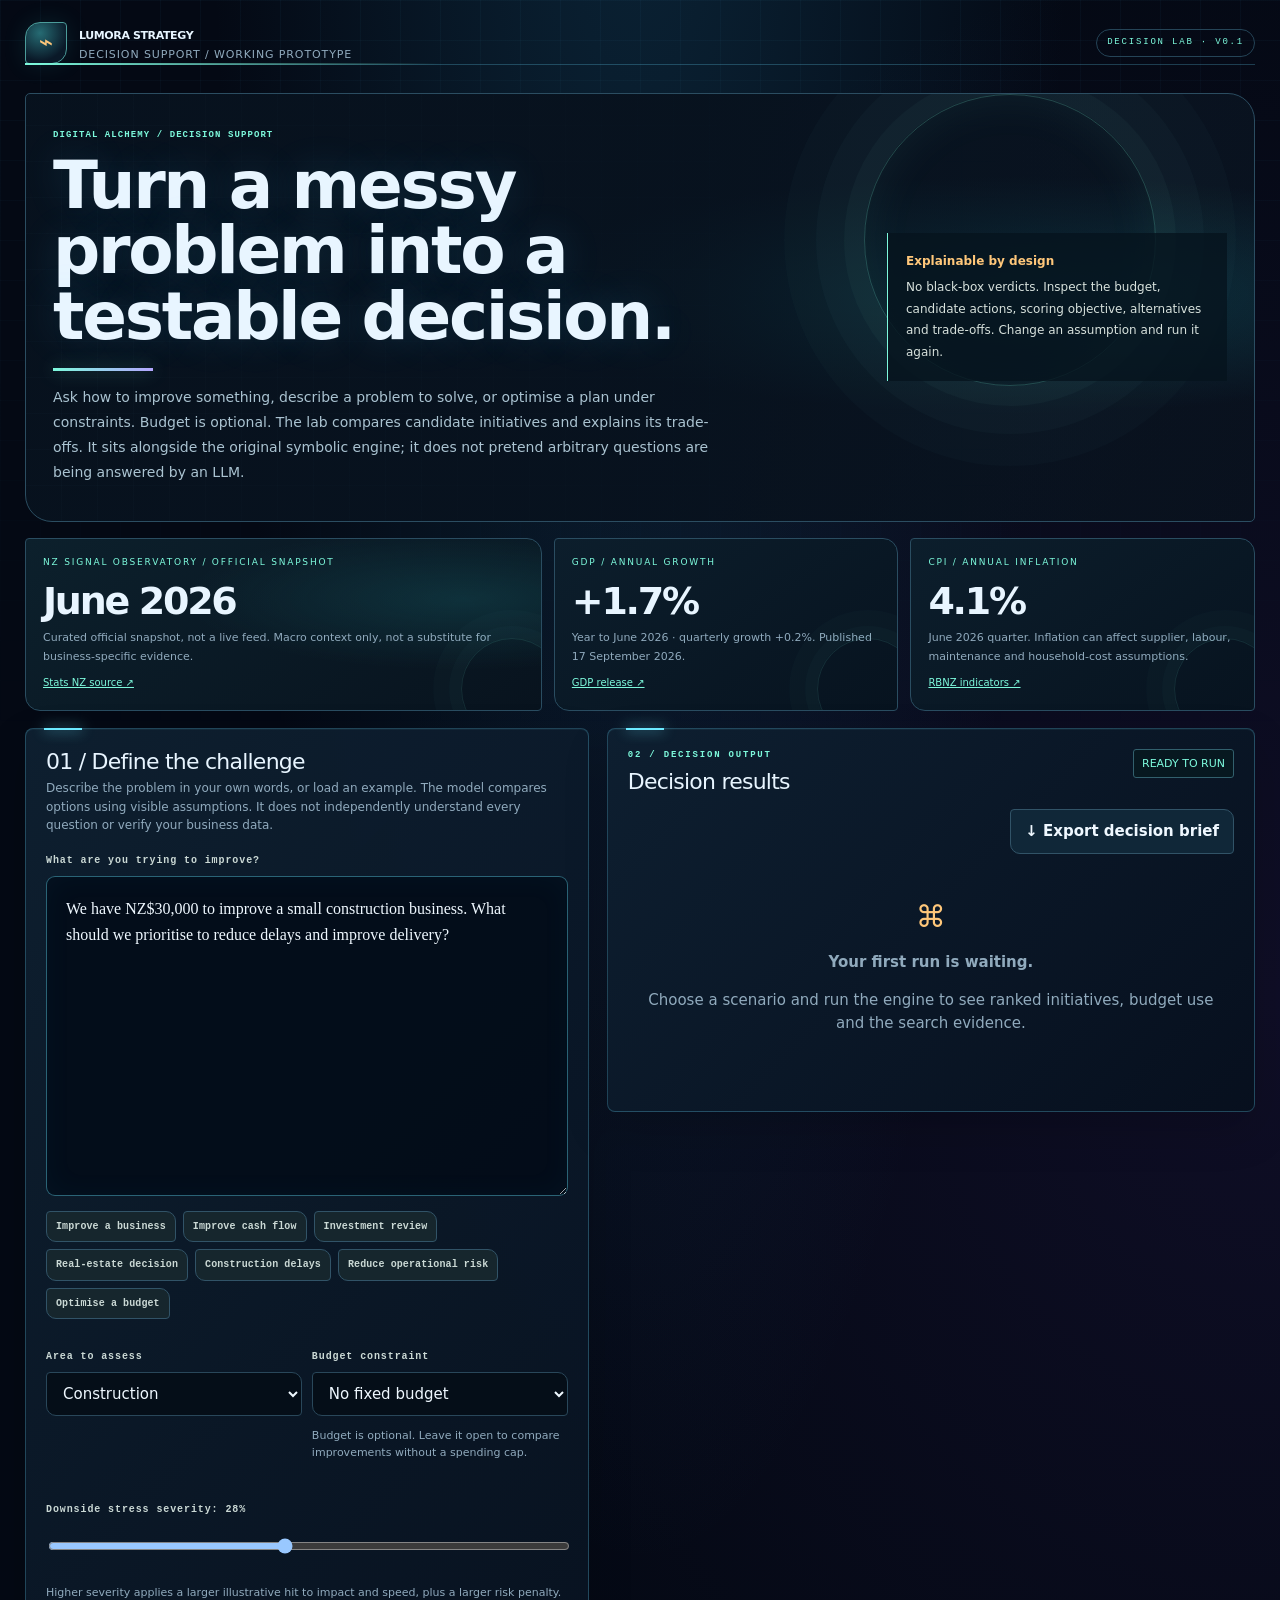
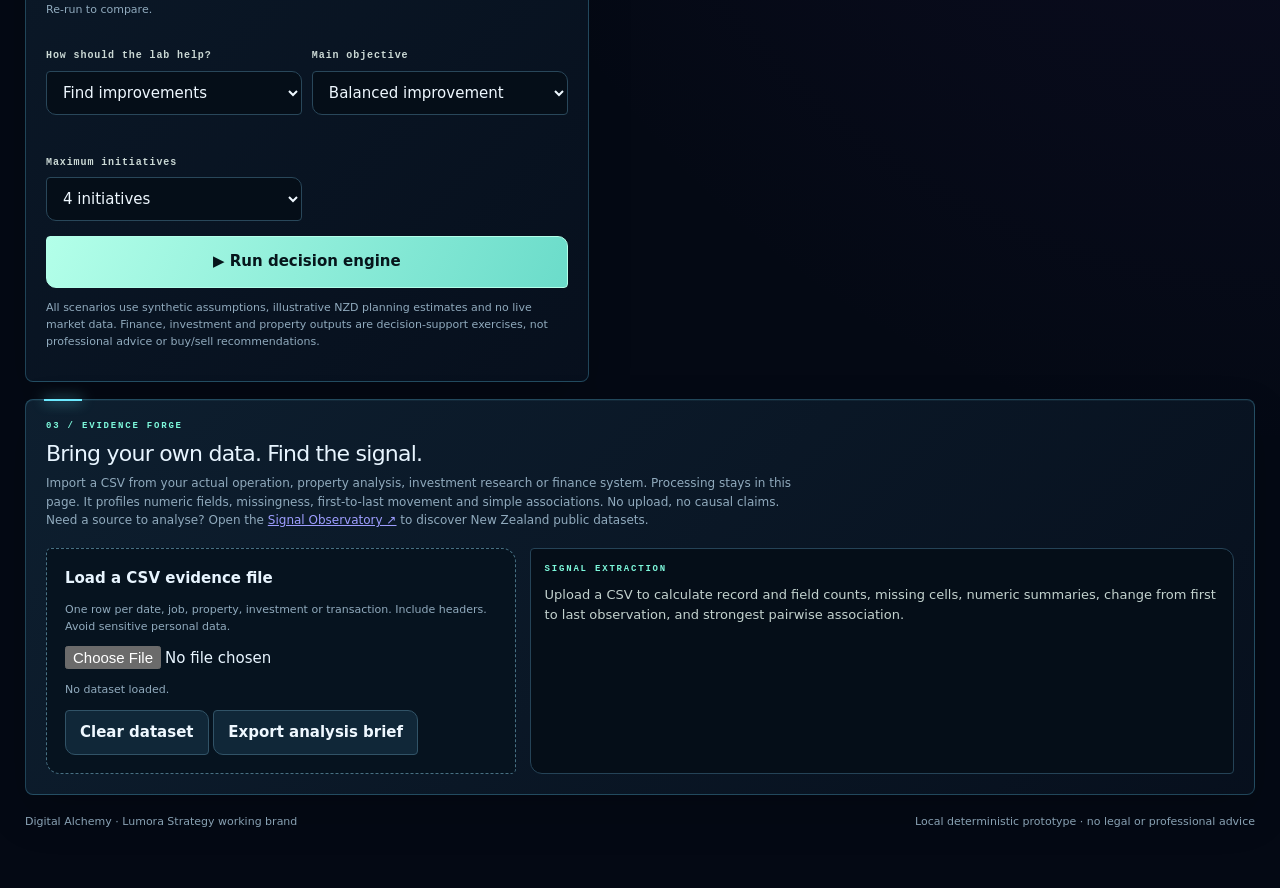
<file: decision-lab.html>
<!doctype html>
<html lang="en">
<head>
<meta charset="utf-8"><meta name="viewport" content="width=device-width,initial-scale=1">
<meta name="theme-color" content="#0b1217"><title>Lumora Strategy | Decision Lab</title>
<style>
:root{color-scheme:dark;--bg:#0b1217;--panel:#111d24;--panel2:#172730;--line:#2c4149;--gold:#f2c879;--mint:#8ee0c0;--text:#edf5f2;--muted:#9cb0b6;--red:#f3a49a;--blue:#9ac6ff}
*{box-sizing:border-box}body{margin:0;background:radial-gradient(ellipse at 50% -15%,#203942 0,#0b1217 55%);color:var(--text);font:15px/1.55 system-ui,-apple-system,BlinkMacSystemFont,"Segoe UI",sans-serif}
button,input,select,textarea{font:inherit}button{cursor:pointer;border:1px solid var(--line);border-radius:11px;padding:10px 14px;background:#22363e;color:var(--text);font-weight:650}button:hover{border-color:var(--mint)}button.primary{background:var(--gold);border-color:var(--gold);color:#172127}button:focus-visible,input:focus-visible,select:focus-visible,textarea:focus-visible{outline:2px solid var(--mint);outline-offset:2px}
.wrap{max-width:1160px;margin:auto;padding:26px 18px 54px}.top{display:flex;justify-content:space-between;align-items:center;gap:12px;margin-bottom:28px}.brand{display:flex;gap:12px;align-items:center}.sigil{width:42px;height:42px;border:1px solid #66847b;border-radius:13px;display:grid;place-items:center;color:var(--gold);font-size:24px;background:#14231f}.brand strong{letter-spacing:.12em;font-size:13px}.brand small{display:block;color:var(--muted);font-size:11px;letter-spacing:.08em}.pill{border:1px solid var(--line);border-radius:99px;padding:6px 10px;color:var(--mint);font-size:11px;letter-spacing:.08em;text-transform:uppercase}
.hero{display:grid;grid-template-columns:1.2fr .8fr;gap:28px;align-items:end;margin-bottom:25px}.eyebrow{color:var(--mint);font-size:11px;letter-spacing:.16em;text-transform:uppercase;font-weight:750}.hero h1{font-size:clamp(34px,5vw,56px);line-height:1.04;letter-spacing:-.045em;margin:10px 0 14px;max-width:720px}.hero p{color:var(--muted);max-width:670px;margin:0}.hero-note{border-left:2px solid var(--gold);padding:12px 0 12px 17px;color:#d7e1dc;font-size:13px}.hero-note strong{color:var(--gold);display:block;margin-bottom:4px}
.layout{display:grid;grid-template-columns:minmax(280px,.82fr) minmax(0,1.18fr);gap:16px;align-items:start}.panel{border:1px solid var(--line);border-radius:17px;background:linear-gradient(155deg,rgba(24,40,47,.96),rgba(15,25,31,.97));padding:20px;box-shadow:0 16px 40px #0002}.panel h2{font-size:17px;margin:0 0 5px;letter-spacing:-.02em}.sub{font-size:12px;color:var(--muted);margin:0 0 18px}.field{margin:15px 0}.field label{display:block;color:#cbd9d5;font-size:12px;font-weight:700;margin-bottom:7px}.field textarea,.field input,.field select{width:100%;background:#0d171c;color:var(--text);border:1px solid var(--line);border-radius:10px;padding:11px 12px}.field textarea{min-height:110px;resize:vertical}.row{display:grid;grid-template-columns:1fr 1fr;gap:10px}.samples{display:flex;flex-wrap:wrap;gap:7px;margin:10px 0 15px}.samples button{font-size:11px;padding:7px 9px;background:#16262d;color:#cbd9d5}.run{width:100%;padding:13px}.tiny{font-size:11px;color:var(--muted);margin-top:11px}
.result-head{display:flex;justify-content:space-between;align-items:flex-start;gap:12px}.status{font-size:11px;color:var(--mint);border:1px solid #355a50;border-radius:99px;padding:5px 8px;white-space:nowrap}.headline{font-size:27px;line-height:1.15;letter-spacing:-.03em;margin:16px 0 8px}.summary{color:#c3d2ce;font-size:13px;margin:0 0 18px}.metrics{display:grid;grid-template-columns:repeat(3,1fr);gap:9px;margin:16px 0}.metric{background:#0d171c;border:1px solid var(--line);border-radius:12px;padding:12px}.metric span{display:block;color:var(--muted);font-size:10px;text-transform:uppercase;letter-spacing:.1em}.metric strong{display:block;font-size:22px;margin-top:4px}.section-title{display:flex;justify-content:space-between;align-items:center;margin:21px 0 10px;font-size:12px;text-transform:uppercase;letter-spacing:.11em;color:#d8e4df}.items{display:grid;gap:8px}.item{border:1px solid var(--line);border-radius:12px;padding:12px;background:#101b20}.item-top{display:flex;justify-content:space-between;gap:12px}.item strong{font-size:13px}.price{color:var(--gold);font-weight:750;white-space:nowrap}.item p{margin:4px 0 8px;color:var(--muted);font-size:12px}.tags{display:flex;flex-wrap:wrap;gap:5px}.tag{font-size:10px;color:#b8d3c8;border:1px solid #2b4b43;border-radius:99px;padding:3px 7px}.tag.warn{color:#f2c1a0;border-color:#694b3c}.bar{height:5px;background:#26373d;border-radius:99px;overflow:hidden;margin-top:10px}.bar span{display:block;height:100%;background:linear-gradient(90deg,var(--mint),var(--gold));border-radius:99px}.reason{border-left:2px solid var(--mint);padding:10px 0 10px 13px;margin:8px 0;color:#d4e0db;font-size:12px}.log{background:#0b1418;border:1px solid var(--line);border-radius:11px;padding:12px;font:11px/1.7 ui-monospace,SFMono-Regular,Menlo,monospace;color:#9fbbb0;white-space:pre-wrap;overflow-wrap:anywhere}.footer{margin-top:18px;color:var(--muted);font-size:11px;display:flex;justify-content:space-between;gap:12px;flex-wrap:wrap}.disclaimer{margin-top:16px;padding:12px;border:1px solid #5b4c32;border-radius:11px;background:#241f15;color:#d8c9a8;font-size:11px}.empty{padding:40px 12px;text-align:center;color:var(--muted)}.empty .glyph{font-size:30px;color:var(--gold);margin-bottom:10px}
@media(max-width:800px){.hero,.layout{grid-template-columns:1fr}.hero{gap:16px}.hero-note{max-width:650px}.top{align-items:flex-start}.pill{display:none}.wrap{padding:18px 12px 36px}.panel{padding:16px}.metrics{gap:6px}.metric{padding:9px}.metric strong{font-size:19px}}
.stability-grid{display:grid;gap:8px;margin:12px 0}.stability-row{display:grid;grid-template-columns:minmax(120px,1.1fr) minmax(80px,1fr) 42px;gap:10px;align-items:center;border:1px solid var(--line);border-radius:10px;padding:10px;background:#0d171c}.stability-name{font-size:12px;font-weight:700}.stability-track{height:7px;background:#26373d;border-radius:99px;overflow:hidden}.stability-track span{display:block;height:100%;background:linear-gradient(90deg,var(--blue),var(--mint),var(--gold));border-radius:99px}.stability-pct{text-align:right;font:12px ui-monospace,monospace;color:var(--mint)}.scan-note{border:1px solid #355a50;border-radius:12px;padding:12px;background:linear-gradient(100deg,#10231f,#111d24);font-size:12px;color:#c7dcd3}.scan-note strong{color:var(--gold)}@media(max-width:500px){.stability-row{grid-template-columns:minmax(90px,1fr) minmax(55px,.8fr) 38px;gap:7px;padding:8px}.stability-name{font-size:11px}}
:root{--bg:#050a13;--panel:#091522;--panel2:#102333;--line:#254457;--gold:#ffc77a;--mint:#7df9dc;--text:#eff8ff;--muted:#90aabd;--red:#ff929d;--blue:#9ac6ff;--violet:#b5a6ff}
body{background:#050a13;background-image:radial-gradient(ellipse at 70% 2%,#15506370,transparent 32%),radial-gradient(ellipse at 8% 45%,#30275c33,transparent 32%),linear-gradient(#a4e5ff08 1px,transparent 1px),linear-gradient(90deg,#a4e5ff08 1px,transparent 1px);background-size:auto,auto,42px 42px,42px 42px}
.wrap{max-width:1480px;padding:22px 25px 58px}.top{border-bottom:1px solid #2a4d61;position:relative}.top:after{content:"";position:absolute;bottom:-1px;left:0;width:34%;height:2px;background:linear-gradient(90deg,var(--mint),transparent)}
.sigil{border-radius:15px 4px 15px 4px;border-color:#4b9c9a;background:radial-gradient(circle at 35% 25%,#266b73,#0a1928 70%);box-shadow:0 0 25px #40e5dc1c}.brand strong{letter-spacing:.22em;font-size:11px}
.hero{position:relative;isolation:isolate;overflow:hidden;grid-template-columns:1.25fr .75fr;align-items:center;min-height:300px;padding:35px 27px;margin:22px 0 16px;border:1px solid #2b4d61;border-radius:5px 27px 5px 27px;background:linear-gradient(100deg,#07111df2 2%,#07111dcf 53%,#07111d33),radial-gradient(ellipse at 81% 47%,#14616e99,transparent 37%),linear-gradient(125deg,#0b1c2b,#0a111e)}
.hero:before{content:"";position:absolute;inset:0;z-index:-1;background:repeating-linear-gradient(0deg,transparent 0 35px,#a4e5ff08 36px),repeating-linear-gradient(90deg,transparent 0 35px,#a4e5ff08 36px);mask-image:linear-gradient(90deg,black,transparent 90%)}
.hero:after{content:"";position:absolute;z-index:-1;right:8%;top:0;width:290px;height:290px;border:1px solid #7df9dc3b;border-radius:50%;box-shadow:0 0 0 20px #7df9dc08,0 0 0 48px #7df9dc06,0 0 0 80px #7df9dc04,inset 0 0 50px #7df9dc10;animation:heroSpin 45s linear infinite}
@keyframes heroSpin{to{transform:rotate(360deg)}}.hero h1{font-size:clamp(40px,6vw,78px);line-height:.94;letter-spacing:-.07em;max-width:820px}.hero h1:after{content:"";display:block;width:100px;height:3px;margin-top:19px;background:linear-gradient(90deg,var(--mint),var(--violet));box-shadow:0 0 18px #7df9dc66}.hero p{font-size:14px;line-height:1.8;color:#aac3d1}.hero-note{border-left:1px solid var(--mint);padding:18px;background:#06131dcc;max-width:340px;justify-self:end;font-size:12px;line-height:1.8}
.layout{grid-template-columns:minmax(380px,1fr) minmax(0,1.15fr);gap:18px}.panel{border-radius:5px 17px 5px 17px;background:linear-gradient(145deg,#0d1c2bf5,#08121ef7);border-color:#29465a;box-shadow:inset 0 1px #c0faff09,0 18px 45px #0003}.field textarea,.field input,.field select{border-radius:4px 10px 4px 10px;background:#050e18;border-color:#29475a}
button{border-radius:4px 10px 4px 10px;background:#102738;border-color:#315367;transition:transform .18s,box-shadow .18s}button:hover{transform:translateY(-1px);box-shadow:0 0 22px #7df9dc14}button.primary{background:linear-gradient(115deg,#b3ffe9,#6bdcca);border-color:#b3ffe9;color:#06151b}.status{border-radius:3px;background:#071820;border-color:#32606d}.headline{font-size:clamp(26px,3vw,37px);letter-spacing:-.05em}.metric,.item,.stability-row{border-radius:4px 12px 4px 12px;background:#07131f;border-color:#254357}.item{padding:14px}.item p{line-height:1.7}.tag{border-radius:3px 7px 3px 7px}.bar span{background:linear-gradient(90deg,var(--mint),var(--blue),var(--violet))}.reason{border-left-color:var(--mint);line-height:1.8}.scan-note{border-radius:4px 12px 4px 12px;background:linear-gradient(105deg,#092b2c,#101b2a);border-color:#2b6265;line-height:1.8}.log{border-radius:4px 12px 4px 12px;background:#040d17;border-color:#254357}
.signal-deck{display:grid;grid-template-columns:1.2fr repeat(2,minmax(0,.8fr));gap:12px;margin:0 0 17px}.signal-card{position:relative;overflow:hidden;padding:17px;border:1px solid #2a4d61;border-radius:4px 15px 4px 15px;background:linear-gradient(145deg,#0c1e2c,#07131f)}.signal-card:after{content:"";position:absolute;right:-22px;bottom:-30px;width:100px;height:100px;border:1px solid #7df9dc1b;border-radius:50%;box-shadow:0 0 0 12px #7df9dc05,0 0 0 28px #7df9dc04;pointer-events:none}.signal-kicker{font-size:9px;letter-spacing:.2em;color:var(--mint);text-transform:uppercase}.signal-value{font-size:clamp(26px,3vw,38px);font-weight:750;letter-spacing:-.06em;line-height:1.1;margin:11px 0 7px}.signal-meta{font-size:11px;color:var(--muted);line-height:1.65}.signal-card a{color:var(--mint);font-size:10px;display:inline-block;margin-top:9px}.signal-card:first-child{background:radial-gradient(ellipse at 85% 35%,#16575f66,transparent 45%),linear-gradient(145deg,#0c202c,#08131e)}
.strategy-brief{margin:18px 0;padding:17px;border:1px solid #35616b;border-radius:4px 15px 4px 15px;background:radial-gradient(ellipse at 100% 0,#123e4833,transparent 45%),linear-gradient(135deg,#0b202a,#08131f)}.strategy-brief h3{font-size:16px;margin:5px 0 8px}.strategy-grid{display:grid;grid-template-columns:repeat(3,minmax(0,1fr));gap:9px;margin-top:13px}.strategy-step{padding:12px;border:1px solid #28495a;border-radius:4px 10px 4px 10px;background:#06121d}.strategy-step b{display:block;font-size:10px;letter-spacing:.1em;color:var(--gold);margin-bottom:6px}.strategy-step p{margin:0;color:#bdd0d9;font-size:12px;line-height:1.75}.strategy-kpis{display:grid;grid-template-columns:repeat(2,minmax(0,1fr));gap:8px;margin-top:10px}.strategy-kpi{padding:11px;border-left:2px solid var(--violet);background:#07131e;font-size:12px;line-height:1.65;color:#c6d7e0}
.dataforge{margin-top:17px}.dataforge-grid{display:grid;grid-template-columns:.8fr 1.2fr;gap:14px}.dropzone{border:1px dashed #477083;border-radius:5px 14px 5px 14px;padding:18px;background:#06131f}.data-output{min-height:120px;padding:14px;border:1px solid #254357;border-radius:4px 12px 4px 12px;background:#050e18}.data-table{width:100%;border-collapse:collapse;font-size:11px;margin-top:10px}.data-table th,.data-table td{padding:8px;text-align:left;border-bottom:1px solid #213a4a}.data-table th{color:var(--mint)}.data-table td{color:#c1d5df}
@media(max-width:800px){.wrap{padding:14px 11px 35px}.hero{grid-template-columns:1fr;padding:27px 16px;min-height:0}.hero:after{right:-100px;top:20%;width:240px;height:240px}.hero h1{font-size:clamp(39px,11vw,61px)}.hero-note{justify-self:start;max-width:100%;margin-top:5px}.layout{grid-template-columns:1fr}.signal-deck{grid-template-columns:1fr 1fr}.signal-card:first-child{grid-column:span 2}.dataforge-grid,.strategy-grid{grid-template-columns:1fr}.panel{padding:15px}}@media(max-width:480px){.signal-deck{gap:7px}.signal-card{padding:12px}.signal-value{font-size:26px}.signal-meta{font-size:10px}.metrics{grid-template-columns:1fr 1fr}.metrics .metric:last-child{grid-column:span 2}.strategy-kpis{grid-template-columns:1fr}}@media(prefers-reduced-motion:reduce){*,*:before,*:after{animation-duration:.01ms!important;animation-iteration-count:1!important}}

/* Give the question enough room for a detailed brief */
.field textarea#question{display:block;width:100%;min-height:320px;height:320px;line-height:1.7;padding:16px;font-size:15px;resize:vertical;overflow-y:auto}
.plain-summary{margin:18px 0 22px;padding:20px;border:1px solid #38616b;border-radius:5px 17px 5px 17px;background:linear-gradient(145deg,#0b202a,#0a1521);box-shadow:inset 0 1px #b7f5ff0c}
.plain-summary h3{font-size:clamp(22px,3vw,30px);letter-spacing:-.035em;margin:8px 0 12px;line-height:1.15}
.plain-summary p{font-size:13px;line-height:1.75;color:#c1d4dc;margin:7px 0}
.plain-summary .plain-lead{font-size:15px;color:#e5f4f5}
.plain-list,.plain-next,.plain-columns article{padding:13px 15px;border:1px solid #294755;border-radius:4px 11px 4px 11px;background:#07131d;margin-top:11px}
.plain-list>strong,.plain-next>strong,.plain-columns article>strong{font-size:12px;color:var(--mint)}
.plain-list ol,.plain-next ol{padding-left:22px;margin:10px 0 0}.plain-list li,.plain-next li{padding:5px 0;color:#d4e1e6;font-size:13px;line-height:1.65}.plain-cost{color:var(--gold);font-size:12px}
.plain-columns{display:grid;grid-template-columns:1fr 1fr;gap:10px}.plain-foot{font-size:11px!important;color:var(--muted)!important;margin-top:13px!important}
.plain-question{padding:13px 15px;border:1px solid #294755;border-radius:4px 11px 4px 11px;background:#06101a;margin:10px 0 13px}.plain-question>strong{font-size:12px;color:var(--mint)}.plain-question p{white-space:pre-wrap;overflow-wrap:anywhere;margin:7px 0 0;color:#e1edf1}.plain-question small{display:block;color:var(--muted);font-size:11px;line-height:1.6;margin-top:8px}
.evidence-map{border:1px solid var(--line);border-radius:10px;padding:14px;margin:12px 0;background:#101d24}.evidence-map h4{margin:0 0 8px;font-size:14px}.evidence-map ul{margin:7px 0 0;padding-left:20px}.evidence-map li{margin:5px 0}.evidence-map .evidence-status{color:var(--gold);font-weight:700}.evidence-map p{margin:6px 0;color:var(--muted);font-size:12px}
/* Replace internal jargon with ordinary labels */
.hero .eyebrow{letter-spacing:.12em}
@media(max-width:800px){.layout{grid-template-columns:1fr}.field textarea#question{min-height:260px;height:260px;padding:15px}.plain-summary{padding:15px}.plain-columns{grid-template-columns:1fr}}

/* Typography system: editorial serif for decisions, instrument mono for controls */
:root{--type-editorial:"Iowan Old Style","Palatino Linotype","Book Antiqua",Georgia,serif;--type-instrument:"SFMono-Regular",Consolas,"Liberation Mono",monospace}
.hero h1,.result h2,.strategy-brief h2{font-family:var(--type-editorial);font-weight:500;letter-spacing:-.045em;font-kerning:normal;text-wrap:balance}
.hero h1{font-size:clamp(38px,5.6vw,66px);line-height:.99}
.panel h2,.panel h3,.strategy-brief h3{font-family:var(--type-editorial);font-weight:500;letter-spacing:-.025em}
.panel h2{font-size:22px;line-height:1.15}
.strategy-brief h3{font-size:19px;line-height:1.2}
.eyebrow,.pill,.field label,.metric span,.strategy-step b,.strategy-kpi strong{font-family:var(--type-instrument);font-variant-numeric:tabular-nums;letter-spacing:.12em}
.eyebrow{font-size:9px;letter-spacing:.2em}
.pill{font-size:9px}
.result,.recommendation,.strategy-brief{font-kerning:normal}
.result h2,.strategy-brief h2{font-size:clamp(25px,3vw,34px);line-height:1.1}
.field textarea{font-family:var(--type-editorial);font-size:17px;line-height:1.75}
.field label{font-size:10px;letter-spacing:.09em}
.samples button{font-family:var(--type-instrument);font-size:10px;letter-spacing:.01em}
@media(max-width:800px){.hero h1{font-size:clamp(38px,10vw,54px)}.panel h2{font-size:21px}}

 
/* Decision readout: make the recommendation, reasoning and evidence visually distinct */
.headline{font-family:var(--type-editorial);font-size:clamp(29px,3.5vw,40px);font-weight:500;line-height:1.08;letter-spacing:-.04em;text-wrap:balance;border-left:3px solid var(--gold);padding:3px 0 4px 16px;margin:22px 0 12px;max-width:780px}
.plain-summary{position:relative;overflow:hidden;border-radius:3px 18px 3px 3px;padding:clamp(17px,2.5vw,25px);background:linear-gradient(145deg,#102a32,#0a1521 75%);border-color:#41636a}
.plain-summary:before{content:"";position:absolute;top:0;left:0;width:100%;height:2px;background:linear-gradient(90deg,var(--gold),var(--mint),transparent 78%)}
.plain-summary>.eyebrow{font-size:9px;letter-spacing:.19em}
.plain-summary h3{font-family:var(--type-editorial);font-weight:500;font-size:clamp(26px,3.4vw,36px);letter-spacing:-.04em;line-height:1.08;margin:11px 0 15px;text-wrap:balance}
.plain-summary .plain-lead{font-family:var(--type-editorial);font-size:clamp(16px,1.6vw,19px);line-height:1.65;color:#e5f4f5;max-width:850px}
.plain-summary .plain-lead strong{color:var(--gold);font-weight:600}
.plain-question>strong,.plain-list>strong,.plain-next>strong,.plain-columns article>strong{font-family:var(--type-instrument);font-size:10px;letter-spacing:.1em;text-transform:uppercase}
.evidence-map{border-radius:3px 12px 12px 3px;border-left:2px solid var(--gold);background:linear-gradient(100deg,#17252a,#101d24)}
.evidence-map h4{font-family:var(--type-editorial);font-size:19px;font-weight:500;letter-spacing:-.02em}
.section-title{font-family:var(--type-instrument);font-size:10px;letter-spacing:.14em;text-transform:uppercase;border-bottom:1px solid #2c4149;padding-bottom:9px}
.section-title span:last-child{font-variant-numeric:tabular-nums;color:var(--gold)}
.item{border-radius:3px 12px 12px 3px;transition:border-color .18s,background .18s}
.item:first-child{border-left:3px solid var(--gold);background:linear-gradient(100deg,#182a2a,#101b20 68%)}
.item-top strong{font-family:var(--type-editorial);font-size:17px;font-weight:500;line-height:1.3}
.item-top strong span{font-family:var(--type-instrument);font-size:10px;letter-spacing:.06em}
.item p{font-size:13px;line-height:1.7;max-width:780px}
.item .price{font-family:var(--type-instrument);font-size:11px;font-variant-numeric:tabular-nums}
.strategy-brief{position:relative}
.strategy-brief h3{font-size:clamp(21px,2.5vw,27px);line-height:1.12}
.strategy-step b{font-size:9px;letter-spacing:.13em}
.metric strong{font-family:var(--type-editorial);font-size:27px;font-weight:500;font-variant-numeric:tabular-nums}
@media(max-width:800px){.headline{font-size:30px;padding-left:12px}.plain-summary .plain-lead{font-size:17px}.item-top strong{font-size:16px}.section-title{font-size:9px}}

</style><link rel="stylesheet" href="prometheus-visual.css">

<style>
.prometheus-readout{margin:20px 0;padding:24px;background:radial-gradient(ellipse at 90% 0%,rgba(78,196,255,.13),transparent 55%),#071626;border:1px solid rgba(108,233,255,.48);border-radius:8px;box-shadow:inset 0 1px rgba(180,246,255,.13)}.prometheus-kicker{display:flex;justify-content:space-between;flex-wrap:wrap;gap:8px;font-size:10px;font-weight:800;letter-spacing:.17em;color:#79e8ff}.prometheus-kicker span{color:#ffc978}.prometheus-readout h2{font-size:clamp(23px,3vw,31px);margin:20px 0 10px}.prometheus-lead{font-size:clamp(17px,2.2vw,22px);line-height:1.45;color:#f0faff}.prometheus-brief-grid{display:grid;grid-template-columns:repeat(3,minmax(0,1fr));gap:12px;margin-top:22px}.prometheus-brief-grid>div{padding:14px;background:rgba(5,15,30,.7);border-left:2px solid #6ce9ff}.prometheus-brief-grid strong{font-size:12px;color:#ffc978}.prometheus-brief-grid p{font-size:13px;line-height:1.6;color:#c7dce9}.prometheus-boundary{margin:18px 0 0;color:#a6bdce;font-size:12px}@media(max-width:740px){.prometheus-readout{padding:17px}.prometheus-brief-grid{grid-template-columns:1fr}}
</style>
<style>.prometheus-counterfactual{margin:18px 0;padding:22px;border:1px solid rgba(255,201,120,.34);border-radius:8px;background:linear-gradient(135deg,#101c2c,#091322)}.prometheus-counterfactual h2{font-size:24px;margin:16px 0 6px}.prometheus-counterfactual>p{color:#b6cddd;font-size:13px}.counterfactual-grid{display:grid;grid-template-columns:repeat(3,minmax(0,1fr));gap:10px;margin-top:16px}.counterfactual-card{border:1px solid rgba(108,233,255,.22);padding:14px;background:#071321}.counterfactual-card strong{color:#ffc978;font-size:13px}.counterfactual-card p{color:#c3d8e4;font-size:12px;overflow-wrap:anywhere}.counterfactual-number{font-size:19px;font-weight:800;color:#79e8ff}@media(max-width:800px){.counterfactual-grid{grid-template-columns:1fr}.prometheus-counterfactual{padding:16px}}</style><style>.evidence-intelligence{margin:18px 0;padding:22px;border:1px solid rgba(108,233,255,.32);border-radius:8px;background:linear-gradient(135deg,#091b2b,#080f1c)}.evidence-intelligence h2{font-size:24px;margin:16px 0 8px}.evidence-intelligence>p{font-size:13px;color:#c4d9e7}.evidence-rows{display:grid;gap:10px;margin:18px 0}.evidence-row{display:grid;grid-template-columns:38px 1fr;gap:12px;padding:15px;background:rgba(3,12,24,.65);border:1px solid rgba(108,233,255,.18)}.evidence-index{color:#79e8ff;font-size:12px;font-weight:800}.evidence-row strong{color:#f1faff}.evidence-row p{font-size:12px;color:#c5d8e6;line-height:1.6}.evidence-status{display:inline-block;color:#ffc978;font-size:10px;letter-spacing:.12em;font-weight:800;border:1px solid rgba(255,201,120,.45);padding:5px 8px}.evidence-row b{color:#fff}@media(max-width:700px){.evidence-intelligence{padding:16px}}</style><style>.strategy-constellation{margin:18px 0;padding:22px;border:1px solid rgba(108,233,255,.34);border-radius:8px;background:radial-gradient(circle at 30% 40%,rgba(37,106,157,.15),transparent 60%),#07111f}.strategy-constellation h2{font-size:24px;margin:16px 0 8px}.strategy-constellation>p{font-size:13px;color:#bfd4e2}.constellation-layout{display:grid;grid-template-columns:minmax(0,1.15fr) minmax(0,.85fr);align-items:center;gap:14px}.constellation-layout svg{display:block;width:100%;height:auto;max-height:380px}.constellation-legend{list-style:none;margin:0;padding:0;display:grid;gap:9px}.constellation-legend li{font-size:12px;color:#d9eaf3;display:flex;align-items:center;gap:9px}.constellation-legend small{margin-left:auto;color:#9eb7c8}.constellation-selected,.constellation-alternative{width:23px;height:23px;border:1px solid #6ce9ff;color:#6ce9ff;display:inline-grid;place-items:center;flex-shrink:0}.constellation-alternative{border-color:#657e9b;color:#9eb1c7}@media(max-width:720px){.strategy-constellation{padding:16px}.constellation-layout{grid-template-columns:1fr}.constellation-layout svg{max-height:290px}}</style><style>.decision-fingerprint{margin:18px 0;padding:22px;border:1px solid rgba(183,166,255,.45);border-radius:8px;background:linear-gradient(135deg,#12142c,#081726)}.decision-fingerprint h2{font-size:24px;margin:15px 0 8px}.decision-fingerprint>p{font-size:13px;color:#c3d7e7}.fingerprint-summary{border-left:2px solid #b7a6ff;padding:12px 16px;margin:18px 0;background:#0b1b2d}.fingerprint-summary strong{font-size:14px;color:#f0eaff}.fingerprint-summary p{font-size:12px;color:#bed1e1}.fingerprint-bars{display:grid;gap:12px}.fingerprint-row{display:grid;grid-template-columns:minmax(0,1fr) minmax(80px,1fr) 40px;gap:12px;align-items:center;font-size:12px}.fingerprint-row span{overflow-wrap:anywhere}.fingerprint-row b{color:#b7a6ff;text-align:right}.fingerprint-track{height:8px;background:#1a2e42;overflow:hidden}.fingerprint-track i{display:block;height:100%;background:linear-gradient(90deg,#6ce9ff,#b7a6ff)}@media(max-width:720px){.decision-fingerprint{padding:16px}.fingerprint-row{grid-template-columns:minmax(0,1fr) 75px 35px;gap:7px}}</style><style>.intervention-forge{margin:18px 0;padding:22px;border:1px solid rgba(255,191,112,.42);border-radius:8px;background:radial-gradient(circle at 90% 0%,rgba(255,165,66,.10),transparent 50%),#0b1423}.intervention-forge h2{font-size:24px;margin:15px 0 8px}.intervention-forge>p{font-size:13px;color:#c8d9e7}.forge-grid{display:grid;grid-template-columns:repeat(3,minmax(0,1fr));gap:12px;margin:16px 0}.forge-card{padding:16px;border:1px solid rgba(255,191,112,.24);background:#101d2c}.forge-number{font-size:10px;letter-spacing:.14em;color:#ffc47d;font-weight:800}.forge-card h3{font-size:15px;margin:10px 0;color:#fff}.forge-card p{font-size:12px;line-height:1.6;color:#c6d8e7}.forge-card b{color:#ffe0b7}.forge-card small{display:block;border-top:1px solid #344355;padding-top:10px;color:#b6c3d0;font-size:11px}@media(max-width:850px){.forge-grid{grid-template-columns:1fr}.intervention-forge{padding:16px}}</style><style>.forge-protocol{margin:18px 0;padding:22px;border:1px solid rgba(111,225,197,.42);border-radius:8px;background:linear-gradient(135deg,#081f27,#0a1220)}.forge-protocol h2{font-size:23px;margin:14px 0}.forge-protocol p{font-size:13px;line-height:1.7;color:#c8dce8}.forge-protocol ol{padding:0;margin:18px 0;list-style:none;display:grid;grid-template-columns:repeat(2,minmax(0,1fr));gap:9px}.forge-protocol li{border:1px solid rgba(111,225,197,.24);padding:12px;color:#e7f8f5;font-size:12px}.forge-protocol li span{margin-right:10px;color:#6fe1c5;font-weight:800}@media(max-width:650px){.forge-protocol{padding:16px}.forge-protocol ol{grid-template-columns:1fr}}</style><style>.mechanism-lab{margin:18px 0;padding:22px;border:1px solid rgba(154,124,255,.5);border-radius:8px;background:radial-gradient(circle at 75% 10%,rgba(134,99,255,.17),transparent 50%),#0a1224}.mechanism-lab h2{font-size:24px;margin:15px 0 8px}.mechanism-lab>p{font-size:13px;color:#c7d7e8}.mechanism-grid{display:grid;grid-template-columns:repeat(2,minmax(0,1fr));gap:12px;margin:16px 0}.mechanism-card{padding:17px;border:1px solid rgba(154,124,255,.25);background:#10192e}.mechanism-number{font-size:10px;letter-spacing:.14em;color:#c0aaff;font-weight:800}.mechanism-card h3{font-size:17px;color:#f0eaff;margin:10px 0}.mechanism-card p{font-size:12px;line-height:1.6;color:#d2dced}.mechanism-card b{color:#e2d5ff}.mechanism-card small{display:block;border-top:1px solid #39415d;padding-top:10px;color:#b5c1d4;font-size:11px}@media(max-width:700px){.mechanism-grid{grid-template-columns:1fr}.mechanism-lab{padding:16px}}</style><style>.mechanism-gate{margin:18px 0;padding:22px;border:1px solid rgba(111,225,197,.36);border-radius:8px;background:#091a24}.mechanism-gate h2{font-size:24px;margin:15px 0 8px}.mechanism-gate>p{font-size:13px;color:#c4d9e6}.gate-rows{display:grid;gap:12px;margin:16px 0}.mechanism-gate-row{padding:17px;border:1px solid rgba(111,225,197,.22);background:#0c2030}.gate-head{display:flex;justify-content:space-between;gap:12px;flex-wrap:wrap}.gate-head b{color:#ecfcf8;font-size:14px}.gate-head span{color:#ffc978;font-size:10px;letter-spacing:.08em;font-weight:800}.mechanism-gate-row p,.mechanism-gate-row li{font-size:12px;line-height:1.65;color:#c7dbe5}.mechanism-gate-row ul{display:grid;grid-template-columns:repeat(2,minmax(0,1fr));gap:4px 20px;padding-left:19px}@media(max-width:650px){.mechanism-gate{padding:16px}.mechanism-gate-row ul{grid-template-columns:1fr}}</style><style>.experimental-portfolio{margin:18px 0;padding:22px;border:1px solid rgba(102,220,255,.48);border-radius:8px;background:linear-gradient(135deg,#0c2132,#0a1223)}.experimental-portfolio h2{font-size:24px;margin:15px 0 8px}.experimental-portfolio>p{font-size:13px;color:#c4d9e7}.experimental-fields{display:grid;grid-template-columns:repeat(2,minmax(0,1fr));gap:12px;margin:16px 0}.experimental-fields label{display:grid;gap:6px;font-size:12px;color:#d7ecf7}.experimental-fields input,.experimental-fields select{width:100%;box-sizing:border-box;min-width:0;padding:11px;background:#061323;color:#f0faff;border:1px solid #466a81;border-radius:4px;font:inherit}.experimental-run{padding:12px 17px;background:#61e2fa;color:#071323;border:0;border-radius:4px;font-weight:800;cursor:pointer}.experimental-run:focus-visible{outline:3px solid #fff;outline-offset:3px}.experimental-comparison{display:grid;grid-template-columns:repeat(2,minmax(0,1fr));gap:12px;margin:16px 0}.experimental-comparison>div{border:1px solid #466a81;padding:14px;background:#081929}.experimental-comparison p,#experimentalResult p{font-size:12px;line-height:1.65}.experimental-comparison small{color:#9bc6dd}@media(max-width:650px){.experimental-portfolio{padding:16px}.experimental-fields,.experimental-comparison{grid-template-columns:1fr}}</style><style>.sensitivity-probe{margin:16px 0;padding:17px;border:1px solid rgba(199,159,255,.42);background:#111b30}.sensitivity-probe h3{font-size:17px;color:#ead9ff;margin:0 0 10px}.sensitivity-probe p,.sensitivity-probe li{font-size:12px;line-height:1.65;color:#d4dfeb}.sensitivity-probe ul{padding-left:19px}.experimental-comparison{margin-top:16px}#exportExperimentalReport{margin-top:15px;background:#bca7ff}</style><style>.evidence-next{margin:14px 0;padding:14px;border-left:3px solid #70e0c4;background:rgba(42,157,144,.10)}.evidence-next b{color:#a8ffea}.evidence-next p{margin:8px 0 0;color:#d2e4e7;font-size:12px;line-height:1.6}</style></head>
<body><main class="wrap">
<header class="top"><div class="brand"><div class="sigil">⌁</div><div><strong>LUMORA STRATEGY</strong><small>DECISION SUPPORT / WORKING PROTOTYPE</small></div></div><span class="pill">Decision Lab · v0.1</span></header>
<section class="hero"><div><div class="eyebrow">Digital Alchemy / Decision support</div><h1>Turn a messy problem into a testable decision.</h1><p>Ask how to improve something, describe a problem to solve, or optimise a plan under constraints. Budget is optional. The lab compares candidate initiatives and explains its trade-offs. It sits alongside the original symbolic engine; it does not pretend arbitrary questions are being answered by an LLM.</p></div><div class="hero-note"><strong>Explainable by design</strong>No black-box verdicts. Inspect the budget, candidate actions, scoring objective, alternatives and trade-offs. Change an assumption and run it again.</div></section>
<section class="signal-deck" aria-label="New Zealand official economic context snapshot">
<article class="signal-card"><div class="signal-kicker">NZ SIGNAL OBSERVATORY / OFFICIAL SNAPSHOT</div><div class="signal-value">June 2026</div><div class="signal-meta">Curated official snapshot, not a live feed. Macro context only, not a substitute for business-specific evidence.</div><a href="https://www.stats.govt.nz/indicators/gross-domestic-product-gdp/" target="_blank" rel="noopener noreferrer">Stats NZ source ↗</a></article>
<article class="signal-card"><div class="signal-kicker">GDP / Annual growth</div><div class="signal-value">+1.7%</div><div class="signal-meta">Year to June 2026 · quarterly growth +0.2%. Published 17 September 2026.</div><a href="https://www.stats.govt.nz/indicators/gross-domestic-product-gdp/" target="_blank" rel="noopener noreferrer">GDP release ↗</a></article>
<article class="signal-card"><div class="signal-kicker">CPI / Annual inflation</div><div class="signal-value">4.1%</div><div class="signal-meta">June 2026 quarter. Inflation can affect supplier, labour, maintenance and household-cost assumptions.</div><a href="https://www.rbnz.govt.nz/statistics/key-statistics/economic-indicators" target="_blank" rel="noopener noreferrer">RBNZ indicators ↗</a></article>
</section>
<div class="layout">
<section class="panel"><h2>01 / Define the challenge</h2><p class="sub">Describe the problem in your own words, or load an example. The model compares options using visible assumptions. It does not independently understand every question or verify your business data.</p>
<div class="field"><label for="question">What are you trying to improve?</label><textarea id="question">We have NZ$30,000 to improve a small construction business. What should we prioritise to reduce delays and improve delivery?</textarea></div>
<div class="samples"><button type="button" data-sample="improve">Improve a business</button><button type="button" data-sample="finance">Improve cash flow</button><button type="button" data-sample="investing">Investment review</button><button type="button" data-sample="property">Real-estate decision</button><button type="button" data-sample="construction">Construction delays</button><button type="button" data-sample="resilience">Reduce operational risk</button><button type="button" data-sample="budget">Optimise a budget</button></div>
<div class="row"><div class="field"><label for="domain">Area to assess</label><select id="domain"><option value="construction">Construction</option><option value="business">Small business</option><option value="finance">Business finance</option><option value="investing">Investment process</option><option value="property">Real estate</option></select></div><div class="field"><label for="budgetMode">Budget constraint</label><select id="budgetMode"><option value="none" selected>No fixed budget</option><option value="set">Set a budget (NZD)</option></select><div id="budgetWrap" hidden style="margin-top:8px"><input id="budget" type="number" min="1" max="1000000" step="1000" value="30000" aria-label="Available budget in NZD"></div><p class="tiny">Budget is optional. Leave it open to compare improvements without a spending cap.</p></div></div>
<div class="field"><label for="stressSeverity">Downside stress severity: <span id="stressValue">28%</span></label><input id="stressSeverity" type="range" min="10" max="50" step="2" value="28" style="width:100%"><p class="tiny">Higher severity applies a larger illustrative hit to impact and speed, plus a larger risk penalty. Re-run to compare.</p></div><div class="row"><div class="field"><label for="mode">How should the lab help?</label><select id="mode"><option value="improve" selected>Find improvements</option><option value="solve">Solve a specific problem</option><option value="optimise">Optimise under constraints</option></select></div><div class="field"><label for="priority">Main objective</label><select id="priority"><option value="balanced">Balanced improvement</option><option value="impact">Maximum impact</option><option value="risk">Reduce risk</option><option value="speed">Fast implementation</option></select></div><div class="field"><label for="maxItems">Maximum initiatives</label><select id="maxItems"><option value="3">3 initiatives</option><option value="4" selected>4 initiatives</option><option value="5">5 initiatives</option><option value="6">6 initiatives</option></select></div></div>
<button class="primary run" id="run">▶ Run decision engine</button><p class="tiny">All scenarios use synthetic assumptions, illustrative NZD planning estimates and no live market data. Finance, investment and property outputs are decision-support exercises, not professional advice or buy/sell recommendations.</p>
</section>
<section class="panel" aria-live="polite" aria-atomic="false"><div class="result-head"><div><div class="eyebrow">02 / Decision output</div><h2 style="margin-top:6px">Decision results</h2></div><span class="status" id="status">READY TO RUN</span></div>
<div style="display:flex;justify-content:flex-end;margin:10px 0 0"><button id="exportDecisionReport" type="button" disabled>↓ Export decision brief</button></div><div id="results"><div class="empty"><div class="glyph">⌘</div><strong>Your first run is waiting.</strong><p>Choose a scenario and run the engine to see ranked initiatives, budget use and the search evidence.</p></div></div></section>
</div>
<section class="panel dataforge" id="dataForge"><div class="eyebrow">03 / EVIDENCE FORGE</div><h2 style="margin-top:7px">Bring your own data. Find the signal.</h2><p class="sub" style="margin-top:8px;max-width:760px">Import a CSV from your actual operation, property analysis, investment research or finance system. Processing stays in this page. It profiles numeric fields, missingness, first-to-last movement and simple associations. No upload, no causal claims. Need a source to analyse? Open the <a href="observatory.html">Signal Observatory ↗</a> to discover New Zealand public datasets.</p><div class="dataforge-grid"><div class="dropzone"><strong>Load a CSV evidence file</strong><p class="tiny">One row per date, job, property, investment or transaction. Include headers. Avoid sensitive personal data.</p><input id="csvFile" type="file" accept=".csv,text/csv"><p class="tiny" id="csvStatus">No dataset loaded.</p><button type="button" id="clearCsv">Clear dataset</button> <button type="button" id="downloadCsvBrief">Export analysis brief</button></div><div class="data-output" id="csvOutput"><div class="eyebrow">SIGNAL EXTRACTION</div><p class="summary" style="margin-top:8px">Upload a CSV to calculate record and field counts, missing cells, numeric summaries, change from first to last observation, and strongest pairwise association.</p></div></div></section>
<footer class="footer"><span>Digital Alchemy · Lumora Strategy working brand</span><span>Local deterministic prototype · no legal or professional advice</span></footer>
</main>
<script>
(function(){
const datasets={
construction:[
{id:"planning",name:"Short-interval planning huddles",cost:2500,impact:68,risk:12,speed:92,cat:"coordination",desc:"15-minute look-ahead planning to expose blockers before they stall the site."},
{id:"procurement",name:"Critical-material procurement buffer",cost:7000,impact:76,risk:18,speed:64,cat:"supply",desc:"Identify long-lead items and create a small, targeted buffer for critical materials."},
{id:"training",name:"Crew cross-skilling",cost:4800,impact:62,risk:14,speed:57,cat:"people",desc:"Train key crew members to cover predictable bottlenecks and absences."},
{id:"qa",name:"Digital quality checklists",cost:3800,impact:64,risk:9,speed:81,cat:"quality",desc:"Standardise inspection points and capture defects before work is covered."},
{id:"plant",name:"Preventive plant maintenance",cost:6200,impact:71,risk:8,speed:69,cat:"equipment",desc:"Schedule maintenance around production windows to reduce avoidable downtime."},
{id:"safety",name:"Pre-task safety refresh",cost:1800,impact:42,risk:31,speed:95,cat:"safety",desc:"Focused toolbox refresh on the highest-risk recurring tasks."},
{id:"forecast",name:"Two-week labour and cost forecast",cost:3200,impact:59,risk:11,speed:83,cat:"planning",desc:"A rolling forecast makes labour clashes and cost drift visible earlier."},
{id:"supplier",name:"Supplier performance review",cost:2200,impact:48,risk:10,speed:79,cat:"supply",desc:"Review delivery reliability and agree escalation points with key suppliers."},
{id:"survey",name:"Site layout and logistics review",cost:5400,impact:66,risk:15,speed:48,cat:"coordination",desc:"Reduce double-handling and travel through a targeted site logistics redesign."},
{id:"handover",name:"Handover and close-out pack",cost:2800,impact:45,risk:7,speed:88,cat:"quality",desc:"Standardise records, sign-offs and owner handover to reduce end-stage rework."},
{id:"contingency",name:"Ring-fenced contingency",cost:5000,impact:40,risk:35,speed:99,cat:"resilience",desc:"Retain a controlled reserve for unexpected cost or delivery shocks."},
{id:"sensor",name:"Targeted equipment telemetry pilot",cost:9500,impact:78,risk:16,speed:38,cat:"equipment",desc:"Pilot basic usage and fault monitoring on one critical asset."},
{id:"mentor",name:"Working supervisor coaching",cost:4200,impact:57,risk:10,speed:52,cat:"people",desc:"Coach supervisors on escalation, sequencing and clear daily handovers."},
{id:"change",name:"Variation and change-control routine",cost:2600,impact:55,risk:13,speed:76,cat:"planning",desc:"Make scope changes visible, priced and approved before they disrupt delivery."}
],
business:[
{id:"cash",name:"13-week cash-flow forecast",cost:900,impact:65,risk:8,speed:95,cat:"finance",desc:"Track expected receipts and payments to surface cash pressure before it arrives."},
{id:"crm",name:"Lightweight customer follow-up system",cost:3200,impact:68,risk:13,speed:76,cat:"customers",desc:"Create a consistent process for enquiries, quotes and follow-up."},
{id:"automation",name:"Automate repetitive admin",cost:4800,impact:77,risk:15,speed:65,cat:"operations",desc:"Automate one high-volume workflow after mapping its current steps."},
{id:"pricing",name:"Quote and margin review",cost:1800,impact:71,risk:7,speed:91,cat:"finance",desc:"Review pricing, delivery assumptions and margin leakage on common work."},
{id:"training",name:"Team cross-training",cost:2600,impact:54,risk:12,speed:58,cat:"people",desc:"Reduce dependence on one person for important repeatable tasks."},
{id:"web",name:"Website conversion improvements",cost:3900,impact:59,risk:18,speed:67,cat:"customers",desc:"Improve service clarity, enquiry paths and proof points on key pages."},
{id:"qa",name:"Document core operating procedures",cost:2100,impact:58,risk:8,speed:83,cat:"operations",desc:"Write short checklists for the tasks where mistakes or rework are common."},
{id:"supplier",name:"Supplier and expense review",cost:1300,impact:49,risk:9,speed:86,cat:"finance",desc:"Check recurring costs, supplier terms and low-value spend."},
{id:"retention",name:"Customer retention check-in",cost:1700,impact:61,risk:10,speed:82,cat:"customers",desc:"Contact existing customers with a structured service and repeat-work review."},
{id:"security",name:"Account access and backup audit",cost:2400,impact:47,risk:29,speed:73,cat:"resilience",desc:"Review account access, recovery methods and backup restoration."},
{id:"dashboard",name:"Weekly performance dashboard",cost:3500,impact:63,risk:11,speed:62,cat:"operations",desc:"Track a small set of measures that connect activity to delivery and cash."},
{id:"capacity",name:"Capacity and workload planning",cost:2800,impact:60,risk:10,speed:64,cat:"people",desc:"Make demand, workload and bottlenecks visible before overcommitment."},
{id:"offer",name:"Clarify highest-value service offer",cost:1500,impact:66,risk:13,speed:87,cat:"customers",desc:"Focus the offer around the work customers value and the business delivers well."},
{id:"continuity",name:"Basic continuity plan",cost:2200,impact:45,risk:27,speed:55,cat:"resilience",desc:"Define how essential work continues if a key person or system is unavailable."}
]
,
finance:[
{id:"forecast",name:"13-week cash-flow forecast",cost:900,impact:82,risk:8,speed:94,cat:"cash",desc:"Model expected receipts and payments weekly to spot cash shortfalls early."},
{id:"receivables",name:"Receivables and overdue-invoice sprint",cost:1200,impact:76,risk:12,speed:90,cat:"cash",desc:"Segment overdue invoices, assign owners and set a consistent follow-up cadence."},
{id:"workingcapital",name:"Working-capital cycle review",cost:2400,impact:78,risk:11,speed:65,cat:"cash",desc:"Map inventory, billing and payment timing to identify cash tied up in operations."},
{id:"pricing",name:"Margin and pricing analysis",cost:1800,impact:80,risk:9,speed:86,cat:"profit",desc:"Check contribution margin by service or product and test price sensitivity."},
{id:"spend",name:"Recurring-spend audit",cost:1100,impact:61,risk:7,speed:88,cat:"profit",desc:"Review subscriptions, supplier contracts and low-value recurring expenditure."},
{id:"terms",name:"Supplier payment-term review",cost:1600,impact:67,risk:13,speed:58,cat:"cash",desc:"Explore fair payment terms that improve cash timing without damaging supplier relationships."},
{id:"debt",name:"Debt and interest-cost review",cost:2200,impact:69,risk:19,speed:53,cat:"funding",desc:"Inventory debt, rates, fees and maturity dates before discussing options with a qualified adviser."},
{id:"capex",name:"Capital-expenditure decision gates",cost:1900,impact:64,risk:10,speed:74,cat:"investment",desc:"Require a business case, alternatives and downside scenario before major spending."},
{id:"reserve",name:"Liquidity-reserve policy",cost:1300,impact:62,risk:6,speed:80,cat:"resilience",desc:"Set a transparent method for deciding how much accessible cash the business needs."},
{id:"dashboard",name:"Monthly finance dashboard",cost:2700,impact:65,risk:8,speed:63,cat:"visibility",desc:"Connect cash, margin, debtors and forecast variance in one concise review."},
{id:"billing",name:"Billing and reconciliation automation",cost:4200,impact:73,risk:14,speed:61,cat:"operations",desc:"Reduce manual billing and reconciliation after documenting controls and exceptions."},
{id:"scenario",name:"Downside and runway scenarios",cost:1500,impact:71,risk:5,speed:82,cat:"resilience",desc:"Stress-test lower revenue, late receipts and higher costs against available runway."},
{id:"credit",name:"Customer credit-control rules",cost:1400,impact:58,risk:17,speed:77,cat:"cash",desc:"Define proportionate credit checks, deposit triggers and escalation rules."},
{id:"tax",name:"Tax and filing readiness check",cost:1700,impact:53,risk:16,speed:68,cat:"compliance",desc:"Organise records and questions for a qualified accountant or tax professional."}
],
investing:[
{id:"thesis",name:"Write an investment policy and thesis",cost:900,impact:68,risk:8,speed:88,cat:"discipline",desc:"Record goals, time horizon, liquidity needs and decision rules before selecting assets."},
{id:"diversify",name:"Concentration and diversification review",cost:1400,impact:79,risk:7,speed:73,cat:"risk",desc:"Map exposure by issuer, sector, geography and asset class to reveal concentration."},
{id:"fees",name:"Total-fee comparison",cost:700,impact:65,risk:5,speed:95,cat:"cost",desc:"Compare management fees, spreads, platform charges and other recurring costs."},
{id:"downside",name:"Downside and drawdown stress test",cost:1200,impact:75,risk:4,speed:79,cat:"risk",desc:"Test how a hypothetical portfolio behaves under several adverse scenarios."},
{id:"liquidity",name:"Liquidity and time-horizon check",cost:800,impact:72,risk:5,speed:91,cat:"liquidity",desc:"Separate near-term cash needs from capital that can tolerate volatility."},
{id:"benchmark",name:"Benchmark and performance review",cost:1100,impact:58,risk:9,speed:82,cat:"measurement",desc:"Choose a suitable benchmark and compare results over consistent periods."},
{id:"rebalance",name:"Document rebalancing rules",cost:950,impact:61,risk:8,speed:76,cat:"discipline",desc:"Set review intervals and thresholds rather than reacting impulsively to headlines."},
{id:"currency",name:"Currency exposure assessment",cost:1300,impact:57,risk:15,speed:59,cat:"risk",desc:"Identify how foreign-currency exposure could affect outcomes and volatility."},
{id:"leverage",name:"Leverage and borrowing risk review",cost:1600,impact:66,risk:25,speed:62,cat:"risk",desc:"Stress-test repayment obligations and loss scenarios before considering leverage."},
{id:"tax",name:"Tax implications question list",cost:850,impact:49,risk:12,speed:83,cat:"compliance",desc:"Prepare asset-specific questions for a qualified tax professional."},
{id:"due",name:"Independent due-diligence checklist",cost:1800,impact:70,risk:6,speed:66,cat:"research",desc:"Check assumptions, incentives, liquidity, fees and downside evidence independently."},
{id:"advice",name:"Independent advice decision gate",cost:1000,impact:55,risk:5,speed:80,cat:"governance",desc:"Define when complexity or downside warrants a licensed, independent adviser."},
{id:"behavior",name:"Decision journal and cooling-off rule",cost:500,impact:54,risk:7,speed:97,cat:"discipline",desc:"Record the reason for a decision and a review date to reduce impulsive changes."},
{id:"alternatives",name:"Compare alternatives against one framework",cost:1250,impact:67,risk:8,speed:75,cat:"research",desc:"Use consistent criteria to compare options without treating past returns as a promise."}
],
property:[
{id:"due",name:"Independent property due diligence",cost:2600,impact:83,risk:6,speed:62,cat:"purchase",desc:"Coordinate title, inspection, legal, insurance and other property-specific checks."},
{id:"yield",name:"Rental yield and cash-flow model",cost:1800,impact:79,risk:9,speed:82,cat:"finance",desc:"Model rent, vacancy, rates, insurance, maintenance, financing and tax assumptions."},
{id:"inspection",name:"Building inspection and defect review",cost:1200,impact:76,risk:5,speed:88,cat:"condition",desc:"Identify condition risks and likely near-term repairs before committing."},
{id:"maintenance",name:"Preventive maintenance plan",cost:2200,impact:65,risk:7,speed:74,cat:"operations",desc:"Prioritise maintenance by urgency, asset condition and cost of deferral."},
{id:"vacancy",name:"Vacancy and tenant-turnover plan",cost:1300,impact:63,risk:11,speed:81,cat:"income",desc:"Review tenant experience, realistic reletting time and turnover costs."},
{id:"insurance",name:"Insurance cover and exclusions review",cost:900,impact:60,risk:17,speed:87,cat:"risk",desc:"Check sums insured, excesses, exclusions and property-specific risks with a qualified broker."},
{id:"finance",name:"Finance structure and rate stress test",cost:1900,impact:72,risk:21,speed:65,cat:"finance",desc:"Test repayments under rate and income changes before discussing options with a lender or adviser."},
{id:"compliance",name:"Healthy-homes and legal compliance check",cost:1500,impact:68,risk:15,speed:71,cat:"compliance",desc:"List applicable obligations and verify current requirements with authoritative sources."},
{id:"management",name:"Property-management performance review",cost:1400,impact:57,risk:10,speed:78,cat:"operations",desc:"Review communication, maintenance response, arrears and transparent fees."},
{id:"capital",name:"Long-term capital works forecast",cost:2300,impact:70,risk:8,speed:60,cat:"condition",desc:"Plan larger repairs and renewals to reduce surprise costs and deferred maintenance."},
{id:"location",name:"Location and demand evidence pack",cost:2100,impact:73,risk:13,speed:58,cat:"research",desc:"Compare local demand indicators, transport, services and downside assumptions using current evidence."},
{id:"exit",name:"Hold-versus-sell scenario framework",cost:1700,impact:66,risk:12,speed:69,cat:"strategy",desc:"Compare holding, selling and alternative uses using consistent assumptions and transaction costs."},
{id:"records",name:"Property records and document system",cost:1000,impact:48,risk:8,speed:90,cat:"operations",desc:"Keep leases, inspections, maintenance, insurance and compliance records accessible."},
{id:"buffer",name:"Repairs and vacancy reserve policy",cost:900,impact:61,risk:6,speed:94,cat:"resilience",desc:"Set a reasoned reserve method for periods without rent and unexpected repairs."}
]};
const $=id=>document.getElementById(id);
const fmt=n=>new Intl.NumberFormat("en-NZ",{style:"currency",currency:"NZD",maximumFractionDigits:0}).format(n);
function objective(item,priority){if(priority==="impact")return item.impact;if(priority==="risk")return (35-item.risk)*1.35+item.impact*.35;if(priority==="speed")return item.speed*.62+item.impact*.30+(35-item.risk)*.08;return item.impact*.7+item.speed*.15+(35-item.risk)*.15}
function solve(items,budget,maxItems,priority,stressSeverity){
let best=null,checks=0,feasible=0;const n=items.length,limit=1<<n;
for(let mask=0;mask<limit;mask++){checks++;let cost=0,count=0,base=0,stressBase=0,selected=[],cats=new Set();
for(let i=0;i<n;i++)if(mask&(1<<i)){const it=items[i];cost+=it.cost;count++;base+=objective(it,priority);const impactFactor=1-stressSeverity/100;const riskBump=Math.round(stressSeverity/5);const speedFactor=1-stressSeverity/200;const stressed={...it,impact:it.impact*impactFactor,risk:Math.min(35,it.risk+riskBump),speed:it.speed*speedFactor};stressBase+=objective(stressed,priority);selected.push(it);cats.add(it.cat)}
if(cost>budget||count>maxItems)continue;feasible++;
const diversity=Math.max(0,cats.size-1)*3.2;
const baselineScore=base+diversity,stressScore=stressBase+diversity;
const score=baselineScore*.65+stressScore*.35;
if(!best||score>best.score||(score===best.score&&cost<best.cost))best={selected,cost,score,base,diversity,categories:cats.size,baselineScore,stressScore,stressDelta:stressScore-baselineScore};
}
return {...best,checks,feasible};
}
function stabilityScan(items,budget,maxItems,priority,currentSelected){
const levels=[10,20,30,40,50],runs=levels.map(level=>({level,...solve(items,budget,maxItems,priority,level)}));
const counts=new Map(items.map(item=>[item.id,0]));
runs.forEach(run=>(run.selected||[]).forEach(item=>counts.set(item.id,(counts.get(item.id)||0)+1)));
const selectedNow=currentSelected||[];
const stableItems=[...selectedNow].map(item=>({...item,stability:counts.get(item.id)||0})).sort((a,b)=>b.stability-a.stability||objective(b,priority)-objective(a,priority));
const intersection=runs.reduce((n,run)=>n+((run.selected||[]).length===selectedNow.length&&selectedNow.every(item=>(run.selected||[]).some(other=>other.id===item.id))?1:0),0);
return {levels,runs,stableItems,intersection};
}
function evidenceSources(domain){
const map={
finance:[{name:"Reserve Bank · lending and deposit rates",url:"https://www.rbnz.govt.nz/statistics/series/exchange-and-interest-rates/retail-interest-rates-on-lending-and-deposits",why:"Verify current published business and household lending-rate series."},{name:"Stats NZ · official statistics",url:"https://www.stats.govt.nz/",why:"Check inflation, labour and business indicators."}],
investing:[{name:"Financial Markets Authority · consumers",url:"https://www.fma.govt.nz/consumer/",why:"Check investor education, provider information and warnings."},{name:"Reserve Bank · lending and deposit rates",url:"https://www.rbnz.govt.nz/statistics/series/exchange-and-interest-rates/retail-interest-rates-on-lending-and-deposits",why:"Check published rate context, not an asset-return forecast."}],
property:[{name:"REINZ · property research and reports",url:"https://www.reinz.co.nz/Research-and-reports",why:"Review published housing-market reports and regional context."},{name:"Reserve Bank · lending and deposit rates",url:"https://www.rbnz.govt.nz/statistics/series/exchange-and-interest-rates/retail-interest-rates-on-lending-and-deposits",why:"Verify published mortgage-rate context before stress-testing finance."},{name:"IRD · residential rental income",url:"https://www.ird.govt.nz/topics/rental-income-and-paying-tax",why:"Check current tax guidance for rental income and records."},{name:"Tenancy Services · Healthy Homes",url:"https://www.tenancy.govt.nz/healthy-homes/",why:"Verify relevant rental-property compliance requirements."}],
construction:[{name:"Stats NZ · official statistics",url:"https://www.stats.govt.nz/",why:"Find published construction, labour and price indicators."}],
business:[{name:"Stats NZ · official statistics",url:"https://www.stats.govt.nz/",why:"Find current business, inflation and labour indicators."}]
};
return (map[domain]||map.business).map(x=>'<article class="item"><div class="item-top"><strong>'+x.name+'</strong><a href="'+x.url+'" target="_blank" rel="noopener noreferrer">Open source ↗</a></div><p>'+x.why+'</p></article>').join("");
}

function evidenceChecks(domain,items){
 const metrics={
 construction:{coordination:"planned tasks completed on time; blocker age; critical-path days lost",supply:"supplier on-time delivery; material-wait hours; stock held and waste",quality:"defects per inspection; rework hours; first-pass acceptance",equipment:"unplanned downtime hours; maintenance cost; output lost",people:"coverage gaps; task delays caused by absence; competency sign-off",safety:"hazard reports; control completion; near misses and incidents"},
 business:{finance:"weekly cash forecast error; debtor days; contribution margin",customers:"qualified enquiries; conversion rate; response time; repeat rate",operations:"minutes per task; error/rework rate; exception volume",people:"single-person dependencies; handover failures; time to cover role",quality:"error rate; rework hours; complaints"},
 finance:{finance:"forecast-versus-actual cash; debtor days; contribution by service",operations:"cost per transaction; processing time; exception rate"},
 investing:{risk:"largest issuer/sector exposure; portfolio drawdown under stated scenarios",cost:"all-in annual fees in dollars and percentage",liquidity:"cash needed within the time horizon; days to access funds",discipline:"written goal, horizon, liquidity needs and decision rules",measurement:"net return against a suitable benchmark over matching periods"},
 property:{finance:"net operating cash flow after rates, insurance, repairs, vacancy and finance",compliance:"inspection findings; compliance dates; cost to remedy",maintenance:"defects, quotes, expected life and repair cost",risk:"vacancy days; insurance exclusions; downside cash-flow gap"}
 };
 const defaults={construction:"work completed as planned and fewer avoidable delays",business:"measurable improvement without worse quality or customer experience",finance:"improved cash visibility without hiding obligations or one-off effects",investing:"better decision discipline and risk visibility, not a promised return",property:"viable cash flow and verified compliance after realistic costs"};
 const source={construction:["Stats NZ","https://www.stats.govt.nz/"],business:["Stats NZ","https://www.stats.govt.nz/"],finance:["Reserve Bank of New Zealand","https://www.rbnz.govt.nz/statistics/series/exchange-and-interest-rates/retail-interest-rates-on-lending-and-deposits"],investing:["Financial Markets Authority","https://www.fma.govt.nz/consumer/"],property:["Tenancy Services","https://www.tenancy.govt.nz/healthy-homes/"]}[domain]||["Stats NZ","https://www.stats.govt.nz/"];
 const table=metrics[domain]||{};
 return '<div class="section-title"><span>Evidence plan for your shortlist</span><span>Measure before scaling</span></div><p class="summary">For each selected action, record a baseline before starting, agree a target and review date, then compare the result with the baseline. The metrics below are suggestions, not measured results.</p><div class="items">'+items.map((item,i)=>{
 const key=String(item.cat||"").toLowerCase();
 const measure=table[key]||Object.values(table)[0]||"time, direct cost, quality and the intended outcome";
 const assumption=defaults[domain]||"the action addresses a real, measured problem";
 return '<article class="item"><div class="item-top"><strong>'+String(i+1).padStart(2,"0")+'. '+escHtml(item.name)+'</strong><span class="tag">Testable assumption</span></div><p><b>Assumption to test:</b> '+escHtml(assumption)+'. Specifically, confirm the problem this action targets exists in your baseline data.</p><p><b>Measure:</b> '+escHtml(measure)+'.</p><p><b>Collect:</b> dated baseline and follow-up figures, the data source, direct costs, exceptions and a short note on other changes that could explain the result.</p><p><b>Source to start with:</b> <a href="'+source[1]+'" target="_blank" rel="noopener noreferrer">'+source[0]+' ↗</a>. This is a reference for context, not evidence that this specific action will work.</p></article>';
 }).join("")+'</div>';
}
function escHtml(value){return String(value??"").replace(/[&<>"']/g,c=>({"&":"&amp;","<":"&lt;",">":"&gt;",'"':"&quot;","'":"&#39;"}[c]))}
function buildStrategyBrief(domain,sorted,rejected,budgetMode,budget,stressSeverity){
 const top=sorted[0],second=sorted[1],alt=rejected[0];
 const playbooks={
 construction:["Treat delay as a flow constraint until evidence says otherwise. Separate material waits, labour, rework, approvals and plant downtime.","Track planned-percent-complete, variance reasons, rework hours, supplier on-time-in-full and critical-path days lost.","Run a two-week look-ahead on one work package. Code every missed commitment with a cause and owner; test one intervention against a comparable package.","Do not scale telemetry or tooling unless a pilot identifies a measured bottleneck. Escalate safety and quality-critical issues immediately.","Collect 8–12 weeks of planned vs actual tasks, delay reason, trade, supplier delivery, variation, rework and plant downtime."],
 business:["Find the constraint between demand, conversion, delivery capacity and repeat business. More leads can worsen results when fulfilment or margin is the bottleneck.","Track quote-to-win rate, contribution per job, response time, repeat rate, rework and owner-hours per sale.","Pick one repeatable workflow, baseline its hand-offs, then test the smallest change for 2–4 weeks. Compare time saved with error rate.","Do not automate a broken workflow. Pause if customer experience, error rate or support load deteriorates even when task time falls.","Collect anonymised quote funnel, invoices, job duration, repeat purchases, support tickets, rework and recurring costs."],
 finance:["Separate timing from margin. Cash pressure may come from late invoices, unbilled work-in-progress, slow stock, underpriced work or debt service mismatched to receipts.","Track 13-week minimum cash, debtor days, work-in-progress age, contribution by service, overdue receivables and debt-service coverage.","Build a weekly 13-week cash forecast from actual bank movements and committed obligations. Reconcile forecast to actual weekly, then target the largest evidenced driver.","Escalate if forecast shows liquidity shortfall, payroll/tax risk or covenant pressure. Do not rely on hoped-for sales or unconfirmed refinancing.","Collect 13 weeks of bank movements, aged receivables/payables, invoice dates, job contribution, inventory ageing and debt rates/maturities."],
 investing:["Decision quality hinges on thesis, valuation, downside, concentration, liquidity and time horizon, not a generated asset pick. Separate assumptions from facts.","Track fees, concentration by issuer/sector/currency, liquidity horizon, drawdown tolerance, thesis invalidation and benchmark-relative performance.","Write a one-page investment memo with base/downside/upside cases, dated evidence, fees and a pre-committed thesis-break condition. Compare suitable benchmarks over equal periods.","Do not act on stale prices, unverified return claims or leverage you cannot withstand. Seek licensed advice where appropriate.","Collect current official disclosures, fee schedule, holdings, benchmark total returns, liquidity terms and tax context."],
 property:["Underwrite property as a cash-flowing, maintenance-intensive asset, not just a capital-gain story. Vacancy, insurance, rates, repairs, financing resets and compliance can dominate gross yield.","Track net operating income, net yield after costs, cash flow after debt service, break-even occupancy, maintenance reserve and rate/vacancy sensitivity.","Build a monthly model using verified rent, rates, insurance, maintenance, vacancy and finance. Stress rent, vacancy, repairs and rates separately and together.","Do not proceed on gross yield alone. Stop for unresolved title/building/compliance issues, uninsurable risks or downside cash flow you cannot fund.","Collect local comparable rents/sales, inspection, insurance quote, rates, tenancy compliance, lending terms, maintenance history and tax advice."]
 };
 const p=playbooks[domain]||playbooks.business;
 const lead=top?"Top-ranked option: "+top.name+" ("+fmt(top.cost)+" illustrative cost; impact "+top.impact+"/100, risk factor "+top.risk+"/35).":"No feasible action set found.";
 const sequence=top?"Test "+top.name+" first rather than treating the ranking as an automatic purchase. "+(second?"Keep "+second.name+" as a second wave if the first test supports it. ":"")+(alt?"Compare with "+alt.name+" to challenge the current winner.":""):"Relax one constraint at a time and rerun.";
 const budgetNote=budgetMode==="set"?"Budget cap: "+fmt(budget)+". Costs remain illustrative until verified quotes are supplied.":"No budget cap was imposed; do not assume the cheapest plan is the best plan.";
 return '<section class="strategy-brief"><div class="eyebrow">PRACTICAL PLAN / DOMAIN GUIDANCE</div><h3>How to turn this shortlist into a real test</h3><p class="summary">'+escHtml(lead+" "+p[0]+" "+budgetNote)+'</p><div class="strategy-grid"><article class="strategy-step"><b>01 / TEST FIRST</b><p>'+escHtml(sequence+" "+p[2])+'</p></article><article class="strategy-step"><b>02 / MEASURE WHAT MATTERS</b><p>'+escHtml(p[1])+'</p></article><article class="strategy-step"><b>03 / DEFINE A STOP RULE</b><p>'+escHtml(p[3])+'</p></article></div><div class="strategy-kpis"><div class="strategy-kpi"><strong>Evidence needed next</strong><br>'+escHtml(p[4])+'</div><div class="strategy-kpi"><strong>Decision discipline</strong><br>Current downside setting: '+stressSeverity+'%. Compare at 10%, 30% and 50%. A ranking change signals sensitivity, not probability.</div></div></section>';
}
let csvBriefText="";
function parseCSV(text){const rows=[];let row=[],cell="",quoted=false;for(let i=0;i<text.length;i++){const c=text[i];if(quoted){if(c==='"'&&text[i+1]==='"'){cell+='"';i++}else if(c==='"')quoted=false;else cell+=c}else if(c==='"')quoted=true;else if(c===","){row.push(cell);cell=""}else if(c==="\n"){row.push(cell.replace(/\r$/,""));if(row.some(v=>v.trim()))rows.push(row);row=[];cell=""}else cell+=c}if(cell!==""||row.length){row.push(cell.replace(/\r$/,""));if(row.some(v=>v.trim()))rows.push(row)}if(rows.length<2)throw Error("CSV needs headers and at least one data row.");const headers=rows[0].map((h,i)=>h.trim()||"Column "+(i+1));return {headers,rows:rows.slice(1).map(r=>headers.map((_,i)=>(r[i]??"").trim()))}}
function corr(a,b){const p=a.map((v,i)=>[v,b[i]]).filter(x=>Number.isFinite(x[0])&&Number.isFinite(x[1]));if(p.length<3)return null;const x=p.map(z=>z[0]),y=p.map(z=>z[1]),mx=x.reduce((a,b)=>a+b,0)/x.length,my=y.reduce((a,b)=>a+b,0)/y.length;let n=0,dx=0,dy=0;p.forEach(([u,v])=>{n+=(u-mx)*(v-my);dx+=(u-mx)**2;dy+=(v-my)**2});return dx&&dy?n/Math.sqrt(dx*dy):null}
function analyseCSV(d){const cols=d.headers.map((name,i)=>{const raw=d.rows.map(r=>r[i]||""),nums=raw.map(v=>v===""?NaN:Number(v.replace(/[$,%\s]/g,"").replace(/,/g,""))),valid=nums.filter(Number.isFinite),numeric=valid.length>=Math.max(3,Math.ceil(d.rows.length*.6)),sorted=numeric?[...valid].sort((a,b)=>a-b):[];return {name,missing:raw.filter(v=>!v).length,numeric,mean:numeric?valid.reduce((a,b)=>a+b,0)/valid.length:null,min:sorted[0],max:sorted.at(-1),first:numeric?nums.find(Number.isFinite):null,last:numeric?[...nums].reverse().find(Number.isFinite):null,values:nums}});const pairs=[];const n=cols.filter(c=>c.numeric);for(let i=0;i<n.length;i++)for(let j=i+1;j<n.length;j++){const r=corr(n[i].values,n[j].values);if(r!==null)pairs.push({a:n[i].name,b:n[j].name,r})}pairs.sort((a,b)=>Math.abs(b.r)-Math.abs(a.r));return {cols,pairs}}
function renderCSV(d,name){const a=analyseCSV(d),missing=a.cols.reduce((v,c)=>v+c.missing,0),best=a.pairs[0],cells=d.rows.length*d.headers.length,missingRate=cells?missing/cells:0,duplicateRows=d.rows.length-new Set(d.rows.map(r=>JSON.stringify(r))).size,dateCandidates=d.headers.filter(name=>/date|time|period|month|year|quarter/i.test(name)),qualityWarnings=[];if(d.rows.length<10)qualityWarnings.push('Small sample ('+d.rows.length+' rows); estimates may be unstable.');if(missingRate>.1)qualityWarnings.push('Missing values exceed 10% of cells ('+(missingRate*100).toFixed(1)+'%).');if(duplicateRows>0)qualityWarnings.push(duplicateRows+' exact duplicate row(s) detected. Confirm whether they are valid repeats.');if(!a.cols.some(c=>c.numeric))qualityWarnings.push('No numeric field met the current coverage rule for numeric summaries.');if(!dateCandidates.length)qualityWarnings.push('No obvious date or period field name found. Time order may not be represented.');let h='<div class="eyebrow">DATASET PROFILE / '+escHtml(name)+'</div><div class="metrics"><div class="metric"><span>Records</span><strong>'+d.rows.length+'</strong></div><div class="metric"><span>Fields</span><strong>'+d.headers.length+'</strong></div><div class="metric"><span>Missing cells</span><strong>'+missing+'</strong></div></div>';h+='<div class="strategy-kpi"><strong>Evidence fitness checks</strong><p class="tiny">Fast screening rules only. These flags do not certify data quality or suitability.</p><ul>'+(qualityWarnings.length?qualityWarnings.map(w=>'<li>'+escHtml(w)+'</li>').join(''):'<li>No basic screening flags triggered. This is not a validity guarantee.</li>')+'</ul><p class="tiny">Exact duplicate rows: '+duplicateRows+' · Missing-cell rate: '+(missingRate*100).toFixed(1)+'% · Date-like field names: '+(dateCandidates.length?dateCandidates.map(escHtml).join(', '):'none detected')+'</p></div>';h+='<table class="data-table"><thead><tr><th>Field</th><th>Type</th><th>Missing</th><th>Mean</th><th>First → last</th><th>Range</th></tr></thead><tbody>';;a.cols.forEach(c=>{h+='<tr><td>'+escHtml(c.name)+'</td><td>'+(c.numeric?"Numeric":"Text")+'</td><td>'+c.missing+'</td><td>'+(c.numeric?c.mean.toLocaleString("en-NZ",{maximumFractionDigits:2}):"·")+'</td><td>'+(c.numeric?c.first.toLocaleString("en-NZ",{maximumFractionDigits:2})+" → "+c.last.toLocaleString("en-NZ",{maximumFractionDigits:2}):"·")+'</td><td>'+(c.numeric?c.min.toLocaleString("en-NZ",{maximumFractionDigits:2})+"–"+c.max.toLocaleString("en-NZ",{maximumFractionDigits:2}):"·")+'</td></tr>'});h+='</tbody></table><p class="tiny">Numeric parsing removes common currency and percentage symbols. Confirm units before comparison.</p>';if(best)h+='<div class="strategy-kpi"><strong>Largest absolute pairwise association</strong><br>'+escHtml(best.a)+' ↔ '+escHtml(best.b)+': r = '+best.r.toFixed(3)+'. Correlation is not causation.</div>';csvBriefText='DIGITAL ALCHEMY / EVIDENCE FORGE\nFile: '+name+'\nRows: '+d.rows.length+'\nMissing cells: '+missing+'\n\n'+a.cols.map(c=>c.name+' | '+(c.numeric?'numeric':'text')+' | missing='+c.missing+(c.numeric?' | mean='+c.mean+' | first='+c.first+' | last='+c.last+' | min='+c.min+' | max='+c.max:'')).join('\n')+'\n\nEvidence fitness checks: '+(qualityWarnings.length?qualityWarnings.join(' | '):'No basic screening flags triggered; not a validity guarantee.')+'\nExact duplicate rows: '+duplicateRows+'\nMissing-cell rate: '+(missingRate*100).toFixed(1)+'%\n\nTop association: '+(best?best.a+' / '+best.b+' r='+best.r:'none')+'\nLimit: descriptive only, not causal or predictive.';$("csvOutput").innerHTML=h;$("csvStatus").textContent="Loaded locally: "+name+" · "+d.rows.length+" records"}
function initCSV(){$("csvFile").addEventListener("change",async e=>{const f=e.target.files?.[0];if(!f)return;try{renderCSV(parseCSV(await f.text()),f.name)}catch(err){$("csvStatus").textContent="CSV error: "+err.message}});$("clearCsv").addEventListener("click",()=>{csvBriefText="";$("csvFile").value="";$("csvStatus").textContent="No dataset loaded.";$("csvOutput").textContent="Load a CSV to profile its data."});$("downloadCsvBrief").addEventListener("click",()=>{if(!csvBriefText){$("csvStatus").textContent="Load a CSV first.";return}const u=URL.createObjectURL(new Blob([csvBriefText],{type:"text/plain"})),a=document.createElement("a");a.href=u;a.download="digital-alchemy-evidence-brief.txt";a.click();URL.revokeObjectURL(u)});try{if(typeof localStorage!=="undefined"){const raw=localStorage.getItem("digitalAlchemyImportedCsv");if(raw){const item=JSON.parse(raw);if(item&&typeof item.csv==="string"){renderCSV(parseCSV(item.csv),item.name||"Live catalogue sample");$("csvOutput").innerHTML='<div class="strategy-kpi"><strong>External source handoff</strong><br>'+escHtml(item.sourceUrl||"Source URL not supplied")+'<br>Retrieved: '+escHtml(item.fetchedAt||"Timestamp not supplied")+'<br>Resource ID: '+escHtml(item.resourceId||"Not supplied")+'</div>'+$("csvOutput").innerHTML;csvBriefText+="\n\nSource URL: "+(item.sourceUrl||"not supplied")+"\nRetrieved: "+(item.fetchedAt||"not supplied")+"\nResource ID: "+(item.resourceId||"not supplied")+"\nImportant: this is a bounded live sample, not necessarily the full dataset.";localStorage.removeItem("digitalAlchemyImportedCsv");$("csvStatus").textContent="Imported live catalogue sample · "+item.rows+" rows · source and retrieval timestamp attached";$("dataForge").scrollIntoView({behavior:"smooth",block:"start"})}}}}catch(err){$("csvStatus").textContent="Could not auto-import catalogue sample: "+err.message+" Load the exported CSV manually if needed."}}

function buildChallengeBrief(domain,leader,challenger,priority){
const metrics={
business:"time spent on the target process, error/rework rate, repeat-customer behaviour, and contribution margin",
finance:"cash actually collected, overdue receivables, forecast error, and net cash impact after implementation costs",
investing:"the investment thesis and its falsifiable milestones, total fees, concentration, liquidity, and downside exposure; short-term returns alone are not a sufficient test",
property:"verified net cash flow after realistic vacancy, maintenance, insurance, rates and financing stress, plus independent building and legal due diligence",
construction:"delay days by verified root cause, rework hours, defect rates and handover completion"
};
const reversal={
business:"Reverse the recommendation if observation shows the selected intervention does not address the dominant bottleneck, or a controlled pilot fails to improve the pre-agreed outcome without unacceptable side effects.",
finance:"Reverse the recommendation if verified records show no credible net cash benefit, the forecast worsens beyond the agreed tolerance, or implementation costs erase the expected gain.",
investing:"Reopen the decision if the thesis fails a pre-defined milestone, risk or liquidity limits are breached, fees materially change the case, or the underlying evidence contradicts a key assumption. This is not an asset buy/sell signal.",
property:"Pause or reject the case if independently verified conservative cash flow is unacceptable, downside financing assumptions break affordability, or building, title, tenancy or legal checks reveal material unresolved risk.",
construction:"Change course if site records show a different dominant cause of delay, or a pilot fails to reduce the targeted delay/rework measure versus a credible baseline."
};
const lead=leader?leader.name:"No feasible leading initiative";
const alternative=challenger?challenger.name:"No excluded alternative available";
const priorityName={balanced:"overall trade-off",impact:"impact",risk:"risk reduction",speed:"implementation speed"}[priority]||"overall trade-off";
return '<div class="section-title"><span>Challenge the recommendation</span><span>What evidence could change the answer?</span></div>'+
'<div class="reason"><strong>Current leader:</strong> '+lead+'. <strong>Closest excluded alternative to inspect:</strong> '+alternative+'. The current winner is the model’s preference for '+priorityName+', not proof that it is the best real-world action.</div>'+
'<div class="reason"><strong>Evidence to check first:</strong> '+(metrics[domain]||metrics.business)+'. Establish the baseline from real records before implementation; include source, date, sample size and known gaps.</div>'+
'<div class="reason"><strong>When to reconsider this choice:</strong> '+(reversal[domain]||reversal.business)+' Set the measurable success threshold and acceptable downside before seeing pilot results, so the rule cannot be moved after the fact.</div>'+
'<div class="reason"><strong>A practical way to test it:</strong> compare the smallest safe pilot of the leading action with the current process or a credible comparison group, where practical. Record baseline, duration, direct cost, outcome and unintended effects. Expand only if the pre-registered rule is met; otherwise revise the causal explanation and test the alternative.</div>'+
'<div class="scan-note"><strong>EVIDENCE BOUNDARY</strong><br>This is a suggested test plan, not verified outside evidence. The model has not checked the real business, financial, investment, property or construction facts for this case.</div>';
}
function buildPlainSummary(question,domain,sorted,rejected,budgetMode,budget,stressSeverity,priority,mode){
 const first=sorted[0],second=sorted[1],alternative=rejected[0];
 const areas={construction:"construction work",business:"small-business operations",finance:"business finances",investing:"investment decision-making",property:"property decisions"};
 const objectives={balanced:"a balance of impact, risk and speed",impact:"the highest modelled impact",risk:"reducing risk",speed:"getting improvements moving quickly"};
 const modes={improve:"find possible improvements",solve:"explore ways to solve a problem",optimise:"compare options within limits"};
 let out='<section class="plain-summary"><div class="eyebrow">THE ANSWER / PLAIN ENGLISH</div><h3>What this result means</h3>';
 if(!sorted.length){out+='<p>No plan met the current limits. Increase the budget, allow more actions, or change the goal and run it again.</p></section>';return out}
 out+='<p class="plain-lead">For '+escHtml(areas[domain]||domain)+', the model suggests starting with <strong>'+escHtml(first.name)+'</strong>'+(second?' and then considering <strong>'+escHtml(second.name)+'</strong> if the first step proves useful':'')+'. It searched the available combinations and chose this set because it scored best for '+escHtml(objectives[priority]||"the selected goal")+'.</p>';
 out+='<div class="plain-question"><strong>Your question</strong><p>'+escHtml((question||"").trim())+'</p><small>This is a structured decision model, not a general-purpose AI answer. It ranks predefined actions using the selected area, objective, budget setting and downside assumptions. It does not fully interpret every detail in your wording or verify real-world facts.</small></div>';
 out+='<div class="evidence-map"><h4>Evidence check: what supports this answer?</h4><p><span class="evidence-status">MODEL OUTPUT, NOT VERIFIED FACTS</span> The ranking comes from the engine’s predefined options and scoring rules. No case-specific external evidence has been checked in this run.</p><ul><li><b>Modelled:</b> relative impact, risk, speed and the ranking of options.</li><li><b>Illustrative:</b> listed costs and expected benefits. Replace these with quotes, records or measured values.</li><li><b>Still unknown:</b> whether the assumptions fit your actual situation, whether the action is feasible, and whether it will produce the intended result.</li><li><b>Verify first:</b> collect a baseline, confirm costs and constraints, and check domain-specific primary sources before committing money or making high-stakes decisions.</li></ul><p><b>Decision rule:</b> treat the recommendation as a hypothesis. Change it when credible evidence contradicts a key assumption or a small test misses its pre-agreed target.</p></div>';
 out+='<div class="plain-list"><strong>What the suggested actions involve</strong><ol>';
 sorted.forEach((item,i)=>{out+='<li><b>'+escHtml(item.name)+'</b> <span class="plain-cost">('+fmt(item.cost)+' illustrative cost)</span><br>'+escHtml(item.desc)+'</li>'});
 out+='</ol></div>';
 out+='<div class="plain-columns"><article><strong>Why it picked these</strong><p>The model compares each option using estimated impact, risk and speed. It also checks the downside scenario and, when you set a budget, rejects combinations over that limit. This is a shortlist to investigate, not a verified promise.</p></article><article><strong>What could change the answer?</strong><p>'+(alternative?'Compare the result with <b>'+escHtml(alternative.name)+'</b>, the strongest alternative not selected.':'There is no excluded alternative in this run.')+' If real quotes, site records, cash figures or other evidence contradict the estimates, update the assumptions and run it again.</p></article></div>';
 out+='<div class="plain-next"><strong>What to do next</strong><ol><li>Check the first action’s actual cost, owner and time needed.</li><li>Write down the current baseline and one measurable success target before changing anything.</li><li>Run a small, safe trial and record the result in the Experiment Ledger in the Alchemy Console.</li><li>Expand only if the measured result meets your target without unacceptable side effects.</li></ol></div>';
 out+='<p class="plain-foot">Run settings: '+escHtml(modes[mode]||mode)+' · '+(budgetMode==="set"?'budget cap '+fmt(budget):'no fixed budget')+' · downside severity '+stressSeverity+'%. All initiative costs and scores are illustrative until checked against real evidence.</p></section>';
 return out;
}
function buildDecisionReadout(chosen,stability,domain,mode,budgetMode,stressSeverity){
 const esc=escHtml;const first=chosen[0];const all=chosen.length;
 const strong=stability.stableItems.filter(x=>x.stability===stability.levels.length).length;
 const weak=stability.stableItems.filter(x=>x.stability<=2).length;
 const opening=first?'Start by validating '+first.name.toLowerCase()+'.':'No candidate satisfies the current constraints.';
 const rationale=all?'The model compared available '+domain+' initiatives under the selected '+mode+' objective. '+strong+' of '+all+' selected actions remain in the top portfolio at all five tested stress settings.':'Change the constraints and run the comparison again.';
 const caution='These rankings use illustrative costs and internal scores. Stability across synthetic stress settings is not a real-world success probability.';
 const next=first?'Before committing funds, measure a current baseline, verify the cost and expected effect of '+first.name.toLowerCase()+', and run a small reversible test.':'Try removing the budget cap or changing the number of actions.';
 return '<section class="prometheus-readout" aria-label="Decision briefing"><div class="prometheus-kicker">PROMETHEUS // DECISION BRIEFING <span>MODEL-INTERNAL ANALYSIS</span></div><h2>What should you do next?</h2><p class="prometheus-lead">'+esc(opening)+'</p><div class="prometheus-brief-grid"><div><strong>Why this route</strong><p>'+esc(rationale)+'</p></div><div><strong>What could change the answer</strong><p>'+esc(weak?'Some choices change under stress. Verify the fragile assumptions first.':'Different actual costs, outcomes, constraints or market conditions may reverse this ranking.')+'</p></div><div><strong>First real-world experiment</strong><p>'+esc(next)+'</p></div></div><p class="prometheus-boundary">'+esc(caution)+' Downside setting: '+Number(stressSeverity)+'%. '+(budgetMode==='set'?'A budget cap was applied.':'No budget cap was applied.')+'</p></section>';
}
function buildCounterfactual(items,chosen,budget,maxItems,priority,stressSeverity){
 const original=new Set(chosen.map(x=>x.id));const scenarios=[];
 const top=chosen.slice().sort((a,b)=>objective(b,priority)-objective(a,priority))[0];
 if(top){const alternative=solve(items.filter(x=>x.id!==top.id),budget,maxItems,priority,stressSeverity);scenarios.push({label:"Remove the leading initiative",detail:"What if "+top.name+" cannot be implemented?",result:alternative});}
 const speed=solve(items,budget,maxItems,"speed",stressSeverity);
 scenarios.push({label:"Prioritise speed instead",detail:"What changes when implementation speed becomes the objective?",result:speed});
 const risk=solve(items,budget,maxItems,"risk",stressSeverity);
 scenarios.push({label:"Prioritise risk reduction",detail:"What changes when lower modelled risk becomes the objective?",result:risk});
 return '<section class="prometheus-counterfactual"><div class="prometheus-kicker">PROMETHEUS // ADVERSARIAL REVIEW <span>THREE COUNTERFACTUALS</span></div><h2>Challenge the recommendation</h2><p>We deliberately change a constraint or objective, then solve the model again. These are alternative model outputs, not independent expert opinions or forecasts.</p><div class="counterfactual-grid">'+scenarios.map(s=>{const selection=s.result.selected||[];const added=selection.filter(x=>!original.has(x.id)).map(x=>x.name);const retained=selection.filter(x=>original.has(x.id)).length;return '<article class="counterfactual-card"><strong>'+escHtml(s.label)+'</strong><p>'+escHtml(s.detail)+'</p><div class="counterfactual-number">'+retained+' / '+chosen.length+' retained</div><p><b>Alternative plan:</b> '+escHtml(selection.map(x=>x.name).join("; ")||"No feasible actions")+'</p><p><b>Newly selected:</b> '+escHtml(added.join("; ")||"None")+'</p></article>'}).join("")+'</div><p class="prometheus-boundary">Objective scores from different priority settings are not directly comparable. Compare which actions change, then validate their real-world feasibility and effects.</p></section>';
}
function buildEvidenceIntelligence(domain,chosen,stressSeverity){
 const metrics={construction:"delay days, rework hours and on-time handovers",business:"cycle time, error rate and contribution margin",finance:"cash collected, overdue balances and forecast variance",investing:"fees, liquidity, concentration and thesis milestones",property:"net cash flow, vacancy, maintenance and financing costs"};
 const metric=metrics[domain]||"measurable outcome";
 const rows=chosen.slice(0,3).map((item,i)=>'<article class="evidence-row"><div class="evidence-index">0'+(i+1)+'</div><div><strong>'+escHtml(item.name)+'</strong><p><b>Assumption:</b> '+escHtml(item.desc)+'</p><p><b>Evidence required:</b> Verify the quoted cost ('+escHtml(fmt(item.cost))+'), current baseline and relevant '+escHtml(metric)+'.</p><p><b>Disconfirmation test:</b> Compare the pre-agreed outcome before and after a bounded pilot. Reconsider this action if the outcome does not improve, the cost exceeds the verified benefit, or unacceptable side effects appear.</p><span class="evidence-status">UNVERIFIED IN THIS MODEL</span></div></article>').join("");
 return '<section class="evidence-intelligence"><div class="prometheus-kicker">PROMETHEUS // EVIDENCE INTELLIGENCE <span>ASSUMPTION REGISTER</span></div><h2>What would make this recommendation trustworthy?</h2><p>These checks are generated from the selected illustrative initiatives. They do not imply that source documents have been retrieved or verified.</p><div class="evidence-rows">'+(rows||'<p>No selected initiatives to evaluate. Adjust the constraints and rerun.</p>')+'</div><p class="prometheus-boundary">A before-and-after comparison alone does not establish causation. Where practical, compare against a similar untreated process and document other changes during the pilot. Stress severity currently '+Number(stressSeverity)+'%.</p></section>';
}
function buildStrategyConstellation(items,chosen,priority,stressSeverity){
 const chosenIds=new Set(chosen.map(x=>x.id));
 const ordered=[...items].sort((a,b)=>objective(b,priority)-objective(a,priority)).slice(0,9);
 const cx=180,cy=164,rx=139,ry=113;
 const escAttr=value=>escHtml(String(value)).replace(/"/g,"&quot;").replace(/'/g,"&#39;");
 const nodes=ordered.map((it,i)=>{const a=-Math.PI/2+i*2*Math.PI/ordered.length;return {item:it,x:cx+rx*Math.cos(a),y:cy+ry*Math.sin(a),selected:chosenIds.has(it.id)}});
 const edges=nodes.filter(n=>n.selected).map(n=>'<line x1="'+cx+'" y1="'+cy+'" x2="'+n.x.toFixed(1)+'" y2="'+n.y.toFixed(1)+'" stroke="#6ce9ff" stroke-opacity=".35" stroke-dasharray="4 5"/>').join("");
 const circles=nodes.map((n,i)=>{const color=n.selected?'#6ce9ff':'#657e9b';return '<g><title>'+escHtml(n.item.name)+(n.selected?' (selected)':' (alternative)')+'</title><circle cx="'+n.x.toFixed(1)+'" cy="'+n.y.toFixed(1)+'" r="'+(n.selected?14:10)+'" fill="#081829" stroke="'+color+'" stroke-width="2"/><text x="'+n.x.toFixed(1)+'" y="'+(n.y+4).toFixed(1)+'" text-anchor="middle" fill="'+color+'" font-size="10" font-family="system-ui">'+(i+1)+'</text></g>'}).join("");
 const legend=nodes.map((n,i)=>'<li><span class="'+(n.selected?'constellation-selected':'constellation-alternative')+'">'+(i+1)+'</span> '+escHtml(n.item.name)+' <small>'+(n.selected?'Selected':'Alternative')+'</small></li>').join("");
 return '<section class="strategy-constellation" aria-label="Strategy constellation"><div class="prometheus-kicker">PROMETHEUS // STRATEGY CONSTELLATION <span>ILLUSTRATIVE MAP</span></div><h2>See the decision landscape</h2><p>Each numbered node is an available initiative. Bright nodes form the current recommended portfolio; dim nodes remain alternatives. Connections represent selection, not measured causal relationships.</p><div class="constellation-layout"><svg viewBox="0 0 360 330" role="img" aria-label="Radial map of '+nodes.length+' initiatives, with '+nodes.filter(n=>n.selected).length+' selected" xmlns="http://www.w3.org/2000/svg"><circle cx="'+cx+'" cy="'+cy+'" r="115" fill="none" stroke="#25425b" stroke-dasharray="2 8"/><circle cx="'+cx+'" cy="'+cy+'" r="67" fill="none" stroke="#1d374d"/>'+edges+'<circle cx="'+cx+'" cy="'+cy+'" r="33" fill="#0a2635" stroke="#6ce9ff" stroke-width="1.5"/><text x="'+cx+'" y="'+(cy-4)+'" fill="#eaf9ff" font-size="9" font-weight="bold" text-anchor="middle">DECISION</text><text x="'+cx+'" y="'+(cy+10)+'" fill="#6ce9ff" font-size="9" text-anchor="middle">CORE</text>'+circles+'</svg><ol class="constellation-legend">'+legend+'</ol></div><p class="prometheus-boundary">Node position is a visual layout, not a quantitative embedding. Scores and outcomes remain synthetic until independently verified. Downside setting: '+Number(stressSeverity)+'%.</p></section>';
}
function buildDecisionFingerprint(items,chosen,budget,maxItems,stressSeverity){
 const objectives=['balanced','impact','risk','speed'],stresses=[10,30,50];
 const experiments=objectives.flatMap(priority=>stresses.map(stress=>({priority,stress,run:solve(items,budget,maxItems,priority,stress)})));
 const counts=new Map(items.map(it=>[it.id,0]));
 experiments.forEach(e=>(e.run.selected||[]).forEach(it=>counts.set(it.id,counts.get(it.id)+1)));
 const ranked=[...items].map(it=>({...it,frequency:counts.get(it.id)||0})).sort((a,b)=>b.frequency-a.frequency||a.name.localeCompare(b.name));
 const selectedIds=new Set(chosen.map(it=>it.id));
 const core=ranked.filter(it=>it.frequency===experiments.length);
 const fragile=ranked.filter(it=>selectedIds.has(it.id)&&it.frequency<=experiments.length/2);
 const dominant=ranked[0];
 const recommendation=core.length?'Persistent candidates: '+core.map(it=>it.name).join(', ')+'.':dominant?'Most frequently selected across these settings: '+dominant.name+'.':'No feasible initiative emerged.';
 const warning=fragile.length?'Current choices sensitive to assumptions: '+fragile.map(it=>it.name).join(', ')+'.':'No current selection falls below half of the tested settings.';
 const bars=ranked.slice(0,8).map(it=>'<div class="fingerprint-row"><span>'+escHtml(it.name)+'</span><div class="fingerprint-track"><i style="width:'+(100*it.frequency/experiments.length).toFixed(1)+'%"></i></div><b>'+it.frequency+'/'+experiments.length+'</b></div>').join('');
 return '<section class="decision-fingerprint"><div class="prometheus-kicker">PROMETHEUS // DECISION FINGERPRINT <span>12 RE-SOLVES</span></div><h2>Which ideas survive changing priorities?</h2><p>Rather than trust a single ranking, the engine solves the same problem under four competing objectives and three stress settings. This reveals which options depend most on our chosen preferences.</p><div class="fingerprint-summary"><strong>'+escHtml(recommendation)+'</strong><p>'+escHtml(warning)+'</p></div><div class="fingerprint-bars">'+bars+'</div><p class="prometheus-boundary">Selection frequency is a sensitivity measure across 12 deliberately chosen model configurations, not a success probability or a measure of empirical confidence. All scores remain illustrative.</p></section>';
}
function forgeCandidateInterventions(items,selected,priority){
 // Deterministic concept generation: no language model or empirical outcome prediction.
 const pool=[...items].sort((a,b)=>objective(b,priority)-objective(a,priority)).slice(0,7);
 const pairs=[];
 for(let i=0;i<pool.length;i++)for(let j=i+1;j<pool.length;j++){
  const a=pool[i],b=pool[j];if(a.cat===b.cat)continue;
  const overlap=selected.some(s=>s.id===a.id||s.id===b.id);
  const contrast=Math.abs(a.speed-b.speed)+Math.abs(a.risk-b.risk);
  pairs.push({a,b,contrast,overlap});
 }
 pairs.sort((x,y)=>Number(y.overlap)-Number(x.overlap)||y.contrast-x.contrast||x.a.id.localeCompare(y.a.id));
 return pairs.slice(0,3).map(({a,b},i)=>({
  id:'forge-'+a.id+'-'+b.id,
  name:a.name+' × '+b.name,
  hypothesis:'Combining '+a.name.toLowerCase()+' with '+b.name.toLowerCase()+' may address two different bottlenecks together.',
  integration:'Run a small coordinated trial with both changes in the same workflow, and record interactions or new failure modes.',
  test:'Use four comparable groups where feasible: unchanged process (control), '+a.name.toLowerCase()+' alone, '+b.name.toLowerCase()+' alone, and both together. Pre-register one outcome, pilot duration and stopping rule.',
  components:[a.name,b.name],
  caveat:'This is a generated hypothesis, not an independently assessed invention. Joint costs, dependencies, safety and effectiveness are unknown.'
 }));
}
function buildExperimentProtocol(items,selected,priority){
 const ideas=forgeCandidateInterventions(items,selected,priority);
 if(!ideas.length)return '';
 const idea=ideas[0],metric='a measurable outcome chosen before the trial';
 const arms=['Control: existing process',idea.components[0]+' only',idea.components[1]+' only','Combined: '+idea.components.join(' + ')];
 return '<section class="forge-protocol"><div class="prometheus-kicker">PROMETHEUS // EXPERIMENT DESIGN <span>FIRST CONCEPT</span></div><h2>Test the combination, not the story</h2><p>For <b>'+escHtml(idea.name)+'</b>, use a four-arm pilot if resources and safety allow. A simple before-and-after result cannot isolate whether the combination adds value.</p><ol>'+arms.map((a,i)=>'<li><span>0'+(i+1)+'</span>'+escHtml(a)+'</li>').join('')+'</ol><p><b>Pre-register:</b> '+metric+', the comparison period, inclusion criteria, and a stopping condition. Track implementation cost and adverse effects alongside the outcome.</p><p><b>Decision rule:</b> The combination is interesting only if it beats an appropriate comparison after accounting for extra cost and risk. A pilot is exploratory; it does not establish general effectiveness.</p><p class="prometheus-boundary">Do not randomise safety-critical operations or expose people to harm to complete an experiment. Use an approved observational design when controlled assignment is inappropriate.</p></section>';
}
function buildInterventionForge(items,selected,priority){
 const ideas=forgeCandidateInterventions(items,selected,priority);
 return '<section class="intervention-forge"><div class="prometheus-kicker">PROMETHEUS // INTERVENTION FORGE <span>EXPERIMENTAL</span></div><h2>What if we combine ideas that normally stay separate?</h2><p>These concepts are generated by pairing initiatives from different operating categories. They are hypotheses to investigate, not validated recommendations or additions to the optimized portfolio.</p><div class="forge-grid">'+ideas.map((idea,i)=>'<article class="forge-card"><span class="forge-number">CONCEPT 0'+(i+1)+'</span><h3>'+escHtml(idea.name)+'</h3><p><b>Possibility:</b> '+escHtml(idea.hypothesis)+'</p><p><b>Prototype:</b> '+escHtml(idea.integration)+'</p><p><b>How to challenge it:</b> '+escHtml(idea.test)+'</p><small>'+escHtml(idea.caveat)+'</small></article>').join('')+'</div><p class="prometheus-boundary">This initial forge uses deterministic cross-category recombination. It does not yet generate wholly new mechanisms or measure novelty against the outside world.</p></section>';
}
function generateMechanismHypotheses(items,question,priority){
 // Rule-based functional transformation, deliberately separate from scored portfolio candidates.
 const intent=String(question||'').toLowerCase();
 const signals=[
  {words:['delay','late','slow','waiting','bottleneck','time'],need:'reduce waiting between dependent steps',mechanism:'event-triggered handoff',principle:'Replace scheduled status checks with a signal sent only when a dependency changes.',test:'Measure time spent waiting for the next responsible person before and after a limited pilot.'},
  {words:['cost','expense','budget','cash','money','margin'],need:'reduce avoidable resource use',mechanism:'threshold-triggered allocation',principle:'Release resources only when a measured threshold indicates they are needed.',test:'Compare resource consumed per completed unit against the existing allocation policy.'},
  {words:['error','quality','defect','mistake','rework'],need:'detect failures earlier',mechanism:'reversible micro-checkpoint',principle:'Move one low-cost verification step upstream, before an error becomes expensive to reverse.',test:'Measure escaped defects, rework and the extra inspection time.'},
  {words:['risk','uncertain','forecast','investment','property'],need:'preserve options under uncertainty',mechanism:'staged reversible commitment',principle:'Replace a large one-time commitment with small gates that unlock the next step only when evidence improves.',test:'Compare downside exposure and decision speed with the existing all-at-once approach.'}
 ];
 const tokens=new Set((intent.match(/[a-z]+/g)||[]));
 const ranked=signals.map((s,i)=>({...s,score:s.words.reduce((n,w)=>n+(tokens.has(w)?1:0),0),order:i})).sort((a,b)=>b.score-a.score||a.order-b.order);
 const chosen=ranked.slice(0,2);
 const categories=[...new Set(items.map(x=>x.cat))].slice(0,4);
 return chosen.map((s,i)=>({
  id:'mechanism-'+s.order,
  need:s.need,mechanism:s.mechanism,principle:s.principle,test:s.test,
  bridge:categories.length?'Candidate application areas: '+categories.join(', ')+'.':'Application area requires discovery.',
  origin:s.score?'Matched '+s.score+' keyword signal(s) in the question.':'Fallback mechanism; no specific problem signal detected.',
  limitation:'Conceptual mechanism only. The model has not proven feasibility, novelty, causality or economic value.'
 }));
}
function buildMechanismLab(items,question,priority){
 const ideas=generateMechanismHypotheses(items,question,priority);
 return '<section class="mechanism-lab"><div class="prometheus-kicker">PROMETHEUS // MECHANISM LAB <span>EARLY PROTOTYPE</span></div><h2>Change the mechanism, not just the plan</h2><p>Instead of recombining existing initiatives, this prototype looks for a functional problem and proposes a different operating principle. Each proposal must be investigated before it becomes a candidate for the decision model.</p><div class="mechanism-grid">'+ideas.map((m,i)=>'<article class="mechanism-card"><span class="mechanism-number">TRANSFORMATION 0'+(i+1)+'</span><h3>'+escHtml(m.mechanism)+'</h3><p><b>Function to improve:</b> '+escHtml(m.need)+'</p><p><b>New operating principle:</b> '+escHtml(m.principle)+'</p><p><b>Where to explore:</b> '+escHtml(m.bridge)+'</p><p><b>First falsifiable test:</b> '+escHtml(m.test)+'</p><small>'+escHtml(m.origin)+' '+escHtml(m.limitation)+'</small></article>').join('')+'</div><p class="prometheus-boundary">This version uses a small, transparent library of transformation patterns and keyword matching. It does not use generative AI or establish that an idea is unprecedented.</p></section>';
}
function evaluateMechanismGate(items,question,priority,budget,maxItems,stressSeverity){
 const ideas=generateMechanismHypotheses(items,question,priority);
 const baseline=solve(items,budget,maxItems,priority,stressSeverity);
 return ideas.map(idea=>{
  // Gate deliberately rejects synthetic numerical scoring without independently sourced inputs.
  const missing=['Estimated implementation cost','Expected impact and measurement unit','Delivery time','Operational risk','Evidence source and verification date'];
  return {idea,baseline,missing,eligible:false};
 });
}
function buildMechanismGate(items,question,priority,budget,maxItems,stressSeverity){
 const gates=evaluateMechanismGate(items,question,priority,budget,maxItems,stressSeverity);
 const rows=gates.map((gate,i)=>'<article class="mechanism-gate-row"><div class="gate-head"><b>0'+(i+1)+' '+escHtml(gate.idea.mechanism)+'</b><span>NOT YET SCORED</span></div><p>Before this mechanism can compete with the existing portfolio, collect:</p><ul>'+gate.missing.map(m=>'<li>'+escHtml(m)+'</li>').join('')+'</ul><p><b>Decision boundary:</b> No invented cost or benefit figures have been assigned. The existing solver result is unchanged.</p></article>').join('');
 return '<section class="mechanism-gate"><div class="prometheus-kicker">PROMETHEUS // ADMISSION GATE <span>PROVENANCE FIRST</span></div><h2>When does an idea earn its place in the model?</h2><p>A mechanism should not be ranked against real initiatives until its assumptions can be stated and checked. This gate separates speculative invention from decision-ready evidence.</p><div class="gate-rows">'+rows+'</div><p class="prometheus-boundary">Next capability: user-supplied estimates with provenance and a separate what-if portfolio. Unverified ideas must never silently overwrite the baseline recommendation.</p></section>';
}
function buildExperimentalPortfolio(items,question,priority,budget,maxItems,stressSeverity){
 const ideas=generateMechanismHypotheses(items,question,priority);
 if(!ideas.length)return '';
 const options=ideas.map((m,i)=>'<option value="'+i+'">'+escHtml(m.mechanism)+'</option>').join('');
 return '<section class="experimental-portfolio"><div class="prometheus-kicker">PROMETHEUS // EXPERIMENTAL PORTFOLIO <span>ISOLATED WHAT-IF</span></div><h2>Could a new mechanism change the recommendation?</h2><p>Enter your own hypothetical assumptions to compare an invented mechanism with the original candidates. The baseline is never modified, and this comparison is not evidence of feasibility.</p><div class="experimental-fields"><label>Mechanism<select id="experimentalMechanism">'+options+'</select></label><label>Estimated cost (NZ$)<input id="experimentalCost" type="number" min="0" max="1000000" step="1" placeholder="Your estimate"></label><label>Estimated impact (0–100)<input id="experimentalImpact" type="number" min="0" max="100" step="1" placeholder="Your estimate"></label><label>Estimated risk (0–35)<input id="experimentalRisk" type="number" min="0" max="35" step="1" placeholder="Your estimate"></label><label>Estimated speed (0–100)<input id="experimentalSpeed" type="number" min="0" max="100" step="1" placeholder="Your estimate"></label><label>Source / basis for assumptions<input id="experimentalSource" type="text" maxlength="240" placeholder="Pilot, quote, expert estimate, or hypothesis"></label></div><button type="button" id="runExperimentalPortfolio" class="experimental-run">Compare with baseline</button><div id="experimentalResult" aria-live="polite"></div><p class="prometheus-boundary">All fields are required. Values remain user-entered assumptions, not verified facts. Do not use this tool as the sole basis for consequential decisions.</p></section>';
}
function probeExperimentalSensitivity(items,candidate,budget,maxItems,priority,stress){
 const baseline=solve(items,budget,maxItems,priority,stress);
 const reference=solve([...items,candidate],budget,maxItems,priority,stress);
 const selected=run=>(run.selected||[]).some(x=>x.id===candidate.id);
 const specs=[
  {field:'impact',label:'Expected impact',step:5,min:0,max:100},
  {field:'cost',label:'Implementation cost',step:Math.max(100,Math.round(candidate.cost*.1)),min:0,max:1000000},
  {field:'risk',label:'Operational risk',step:2,min:0,max:35},
  {field:'speed',label:'Delivery speed',step:5,min:0,max:100}
 ];
 const findings=specs.map(spec=>{
  const candidates=[...new Set([-2,-1,1,2].map(k=>Math.max(spec.min,Math.min(spec.max,candidate[spec.field]+k*spec.step))))].filter(v=>v!==candidate[spec.field]);
  const tests=candidates.map(v=>{const alt={...candidate,[spec.field]:v};const result=solve([...items,alt],budget,maxItems,priority,stress);return {value:v,selected:selected(result),score:result.score}});
  const flip=tests.find(t=>t.selected!==selected(reference));
  return {label:spec.label,field:spec.field,flip,tests,changed:!!flip,relativeShift:flip?Math.abs(flip.value-candidate[spec.field])/Math.max(1,spec.max-spec.min):Infinity};
 });
 return {baseline,reference,selected:selected(reference),findings};
}
function buildEvidenceNextStep(probe){
 const sensitive=[...probe.findings].filter(f=>f.changed).sort((a,b)=>a.relativeShift-b.relativeShift);
 const first=sensitive[0];
 const plans={
  impact:'Choose a measurable outcome, collect a baseline, then run a small pilot to estimate the change.',
  cost:'Request a scoped implementation quote and include ongoing operating and transition costs.',
  risk:'Run a failure-mode review with an operational owner and record mitigations and residual exposure.',
  speed:'Map the critical path with a delivery owner and validate dependencies and lead times.'
 };
 if(!first)return '<div class="evidence-next"><b>Next evidence step</b><p>None of the local probes flipped selection. Validate the most uncertain input with a small pilot or independent estimate before expanding the search range.</p></div>';
 return '<div class="evidence-next"><b>Next evidence step: '+escHtml(first.label)+'</b><p>'+escHtml(plans[first.field])+'</p><p>The selection flips at a tested '+escHtml(first.label.toLowerCase())+' value of '+Number(first.flip.value).toLocaleString('en-NZ')+'. This is a model boundary, not a verified performance target.</p></div>';
}
function renderExperimentalSensitivity(probe){
 const changed=probe.findings.filter(f=>f.changed);
 const ordered=[...changed.sort((a,b)=>a.relativeShift-b.relativeShift),...probe.findings.filter(f=>!f.changed)];
 const rows=ordered.map(f=>'<li><b>'+escHtml(f.label)+'</b>: '+(f.flip?'A tested value of '+Number(f.flip.value).toLocaleString('en-NZ')+' changes whether the invention is selected.':'No selection change in the four nearby values tested.')+'</li>').join('');
 const first=ordered.find(f=>f.changed);
 return '<div class="sensitivity-probe"><h3>Which assumption could change the decision?</h3><p>'+(first?'Investigate <b>'+escHtml(first.label.toLowerCase())+'</b> first: it changes selection within the sampled range. Prioritisation uses the smallest tested change relative to each input range, not evidence confidence.':'None of the nearby single-variable probes changed selection. Test wider ranges or interacting assumptions next.')+'</p><ul>'+rows+'</ul>'+buildEvidenceNextStep(probe)+'<p class="prometheus-boundary">Local, discrete sensitivity scan only. It is not a global threshold search, a statistical confidence interval or an estimate of real-world likelihood.</p></div>';
}
function exportExperimentalReport(){
 const result=document.getElementById('experimentalResult');
 if(!result||!result.textContent.trim()){return}
 const question=$('question').value;
 const source=document.getElementById('experimentalSource').value.trim();
 const fields=['experimentalCost','experimentalImpact','experimentalRisk','experimentalSpeed'];
 const assumptions=fields.map(id=>id.replace('experimental','')+': '+document.getElementById(id).value).join('\n');
 const content=['DIGITAL ALCHEMY / EXPERIMENTAL COMPARISON','Generated: '+new Date().toISOString(),'Question: '+question,'Assumption basis: '+source,assumptions,'',result.innerText||result.textContent,'','CAUTION: Hypothetical, user-estimated values. No external verification or causal proof.'].join('\n');
 const blob=new Blob([content],{type:'text/plain;charset=utf-8'});
 const url=URL.createObjectURL(blob),link=document.createElement('a');link.href=url;link.download='prometheus-experimental-comparison.txt';document.body.appendChild(link);link.click();link.remove();URL.revokeObjectURL(url);
}
function runExperimentalPortfolio(){
 const host=document.getElementById('experimentalResult');if(!host)return;
 const domain=$('domain').value,items=datasets[domain].map(x=>({...x})),question=$('question').value;
 const ideas=generateMechanismHypotheses(items,question,$('priority').value);
 const index=Number(document.getElementById('experimentalMechanism').value),idea=ideas[index];
 const fields=[['experimentalCost',0,1000000],['experimentalImpact',0,100],['experimentalRisk',0,35],['experimentalSpeed',0,100]];
 const values={};
 for(const [id,min,max] of fields){const el=document.getElementById(id),v=Number(el.value);if(!el.value.trim()||!Number.isFinite(v)||v<min||v>max){host.textContent='Enter a valid value for every estimate within its stated range.';return}values[id]=v}
 const source=document.getElementById('experimentalSource').value.trim();if(!source||!idea){host.textContent='Choose a mechanism and describe the basis for your estimates.';return}
 const budget=$('budgetMode').value==='set'?Math.max(0,Math.min(1000000,Number($('budget').value)||0)):Infinity;
 const maxItems=Number($('maxItems').value),priority=$('priority').value,stress=Number($('stressSeverity').value||28);
 const candidate={id:'experimental-'+idea.id,name:idea.mechanism,cost:values.experimentalCost,impact:values.experimentalImpact,risk:values.experimentalRisk,speed:values.experimentalSpeed,cat:'experimental',desc:idea.principle};
 const probe=probeExperimentalSensitivity(items,candidate,budget,maxItems,priority,stress);
 const baseline=probe.baseline,alternative=probe.reference;
 const baselineNames=(baseline.selected||[]).map(x=>x.name).join(', ')||'No actions';
 const newNames=(alternative.selected||[]).map(x=>x.name).join(', ')||'No actions';
 const admitted=(alternative.selected||[]).some(x=>x.id===candidate.id);
 host.innerHTML='<button type="button" id="exportExperimentalReport" class="experimental-run">Export experiment briefing</button><div class="experimental-comparison"><div><b>Original portfolio</b><p>'+escHtml(baselineNames)+'</p><small>Model score: '+Number(baseline.score||0).toFixed(1)+'</small></div><div><b>Hypothetical portfolio</b><p>'+escHtml(newNames)+'</p><small>Model score: '+Number(alternative.score||0).toFixed(1)+'</small></div></div><p><strong>'+(admitted?'The new mechanism enters the hypothetical selection.':'The new mechanism does not enter the hypothetical selection.')+'</strong> This result depends entirely on your estimates.</p><p><b>Assumption basis:</b> '+escHtml(source)+'</p><p class="prometheus-boundary">Scores compare model configurations only. They do not quantify real-world returns, probability of success or novelty.</p>'+renderExperimentalSensitivity(probe);
}
function render(){
const q=$("question").value.toLowerCase(),domain=$("domain").value,budgetMode=$("budgetMode").value,budget=budgetMode==="set"?Math.max(0,Math.min(1000000,Number($("budget").value)||0)):Infinity,maxItems=Number($("maxItems").value),priority=$("priority").value,mode=$("mode").value,stressSeverity=Number($("stressSeverity")?.value||28);
if(budgetMode==="set"&&budget===0){$("status").textContent="CHECK BUDGET";$("results").innerHTML='<p class="summary">Enter a budget greater than zero, or choose “No fixed budget”.</p>';return}
$("status").textContent="SEARCHING";$("run").disabled=true;
try{
const items=datasets[domain].map(x=>({...x}));const res=solve(items,budget,maxItems,priority,stressSeverity);const stability=stabilityScan(items,budget,maxItems,priority,res.selected||[]);const chosen=res.selected||[];const spent=res.cost||0;const remain=budgetMode==="set"?budget-spent:null;
const names=chosen.map(x=>x.name).join(", ");
const sorted=[...chosen].sort((a,b)=>objective(b,priority)-objective(a,priority));
const rejected=items.filter(x=>!chosen.some(y=>y.id===x.id)).sort((a,b)=>{const fa=budgetMode==="set"&&a.cost>remain?1:0,fb=budgetMode==="set"&&b.cost>remain?1:0;return fa-fb||objective(b,priority)/b.cost-objective(a,priority)/a.cost}).slice(0,3);
const objectiveName={balanced:"balanced improvement",impact:"maximum impact",risk:"risk reduction",speed:"implementation speed"}[priority];const modeName={improve:"improvement discovery",solve:"problem-solving exploration",optimise:"constrained optimisation"}[mode];
const domainName={"construction":"construction operations","business":"small-business operations","finance":"business finance","investing":"investment decision process","property":"real-estate decisions"}[domain]||domain;
const contextual=q.includes("delay")||q.includes("late")||q.includes("schedule")?"The prompt signals delivery reliability, so review the chosen planning, coordination and supply actions against the real causes of delay.":q.includes("cash")||q.includes("profit")||q.includes("margin")?"The prompt signals financial control, so validate the cost assumptions and check that expected gains connect to cash or margin.":q.includes("invest")||domain==="investing"?"This is a process checklist, not an asset recommendation. No live prices, returns or personal circumstances are modelled; independently verify risks, fees and suitability.":domain==="property"?"Treat this as a due-diligence framework. Verify local market data, legal requirements, financing terms, property condition and tax implications before making a property decision.":domain==="finance"?"Validate every financial assumption against current accounts and forecasts; this model does not access accounts or provide accounting, lending or tax advice.":q.includes("risk")||q.includes("safety")?"The prompt signals risk reduction, so treat the risk-weighted ranking as a starting point for a formal risk review.":"The model selected a portfolio using the chosen objective and initiative limit, with a budget cap only if one was supplied.";
let html='<div class="headline">'+(chosen.length?'Here is the plan the model ranked highest.':'No options fit the current limits.')+'</div>';
html+=buildPlainSummary($("question").value,domain,sorted,rejected,budgetMode,budget,stressSeverity,priority,mode);
html+=buildDecisionReadout(sorted,stability,domain,mode,budgetMode,stressSeverity);
html+=buildCounterfactual(items,sorted,budget,maxItems,priority,stressSeverity);
html+=buildEvidenceIntelligence(domain,sorted,stressSeverity);
html+=buildStrategyConstellation(items,sorted,priority,stressSeverity);
html+=buildDecisionFingerprint(items,sorted,budget,maxItems,stressSeverity);
html+=buildInterventionForge(items,sorted,priority);
html+=buildExperimentProtocol(items,sorted,priority);
html+=buildMechanismLab(items,q,priority);
html+=buildMechanismGate(items,q,priority,budget,maxItems,stressSeverity);
html+=buildExperimentalPortfolio(items,q,priority,budget,maxItems,stressSeverity);
html+='<p class="summary">Why this area was selected: '+contextual+'</p>';
html+=buildStrategyBrief(domain,sorted,rejected,budgetMode,budget,stressSeverity);
html+='<div class="metrics"><div class="metric"><span>'+(budgetMode==="set"?'Budget allocated':'Illustrative cost')+'</span><strong>'+(budgetMode==="set"?Math.round(spent/budget*100)+'%':fmt(spent))+'</strong></div><div class="metric"><span>Selected actions</span><strong>'+chosen.length+'/'+maxItems+'</strong></div><div class="metric"><span>'+(budgetMode==="set"?'Budget remaining':'Budget cap')+'</span><strong style="font-size:18px">'+(budgetMode==="set"?fmt(remain):'Open')+'</strong></div></div>';
html+='<div class="section-title"><span>Suggested actions</span><span>'+fmt(spent)+' total</span></div><div class="items">';
if(!chosen.length)html+='<p class="summary">Try increasing the budget or reducing the initiative limit.</p>';
sorted.forEach((it,i)=>{const value=Math.round(objective(it,priority));html+='<article class="item"><div class="item-top"><strong><span style="color:var(--mint);margin-right:8px">0'+(i+1)+'</span>'+it.name+'</strong><span class="price">'+fmt(it.cost)+'</span></div><p>'+it.desc+'</p><div class="tags"><span class="tag">Impact '+it.impact+'/100</span><span class="tag">Risk factor '+it.risk+'/35</span><span class="tag">Speed '+it.speed+'/100</span><span class="tag">'+it.cat+'</span></div><div class="bar"><span style="width:'+Math.min(100,value)+'%"></span></div><a style="display:inline-block;margin-top:12px;padding:8px 10px;border:1px solid #32606d;border-radius:4px 10px 4px 10px;color:var(--mint);font-size:12px;text-decoration:none" href="console.html?experiment='+encodeURIComponent(it.name)+'&amp;hypothesis='+encodeURIComponent("Test whether "+it.name.toLowerCase()+" improves the intended outcome: "+it.desc)+'&amp;metric='+encodeURIComponent("Define a measurable result for "+it.name)+'#experimentLedger">Test this recommendation ↗</a></article>'});
html+='</div><div class="section-title"><span>Why these options were selected</span><span>How the model compared them</span></div>';
html+='<div class="reason">1. Budget: '+(budgetMode==="set"?'total selected cost stays within '+fmt(budget)+'.':'no budget cap is imposed; costs are illustrative estimates.')+'</div><div class="reason">2. Portfolio constraint: no more than '+maxItems+' initiatives are selected.</div><div class="reason">3. Objective: each item is scored for '+objectiveName+'; the portfolio receives a small diversity bonus for covering different operational categories.</div><div class="reason">4. Selection: all '+items.length+' candidates were considered in every possible subset ('+res.checks.toLocaleString()+' combinations). The highest-scoring feasible combination was kept.</div>';
html+='<div class="section-title"><span>What if conditions get worse?</span><span>Stress-tested</span></div><div class="reason">The selected portfolio is rescored under an adjustable illustrative adverse case: impact reduction is set by the severity control, risk factors increase by one-fifth of that percentage (capped at 35), and delivery speed reduces by half that percentage. The search ranks portfolios using 65% baseline score and 35% stress score. This is a sensitivity test, not a probability forecast.</div><div class="metrics"><div class="metric"><span>Baseline score</span><strong>'+(res.baselineScore||0).toFixed(1)+'</strong></div><div class="metric"><span>Stress score</span><strong>'+(res.stressScore||0).toFixed(1)+'</strong></div><div class="metric"><span>Stress change</span><strong>'+(res.stressDelta>0?"+":"")+(res.stressDelta||0).toFixed(1)+'</strong></div></div>';
html+='<div class="section-title"><span>How stable is the result?</span><span>5 stress environments</span></div>';
html+='<div class="scan-note"><strong>RESULT STABILITY / SENSITIVITY CHECK</strong><br>We re-solve the same candidate set at five illustrative stress severities (10%, 20%, 30%, 40%, 50%). The bars show how often each currently recommended action survives into the best-scoring portfolio. This is sensitivity analysis, not probability or confidence.</div>';
html+='<div class="stability-grid">';
stability.stableItems.forEach(it=>{const pct=Math.round(it.stability/stability.levels.length*100);html+='<div class="stability-row"><span class="stability-name">'+it.name+'</span><span class="stability-track"><span style="width:'+pct+'%"></span></span><span class="stability-pct">'+pct+'%</span></div>'});
html+='</div><div class="metrics"><div class="metric"><span>Stress levels tested</span><strong>'+stability.levels.length+'</strong></div><div class="metric"><span>Full-plan persistence</span><strong>'+stability.intersection+'/'+stability.levels.length+'</strong></div><div class="metric"><span>Candidate subsets scanned</span><strong>'+stability.runs.reduce((sum,run)=>sum+run.checks,0).toLocaleString()+'</strong></div></div>';
html+='<div class="reason">Interpretation: an action appearing in all five best-scoring portfolios is more stable under these chosen model assumptions. An action appearing less often is sensitive to the stress setting and deserves closer scrutiny. This does not prove that any action will work in the real world.</div>';
html+=evidenceChecks(domain,sorted);
html+='<div class="section-title"><span>External evidence to verify</span><span>New Zealand sources</span></div><p class="summary">When you verify an input, record the source URL, value, check date and caveat in the <a href="console.html" target="_blank" rel="noopener noreferrer">Alchemy Console evidence register ↗</a>. Records stay in this browser until exported.</p><p class="summary">These are links to authoritative external sources, not live data feeds. Open the relevant source, check its publication date and applicability, then replace model assumptions with verified inputs.</p><div class="items">'+evidenceSources(domain)+'</div>';
html+='<div class="section-title"><span>Alternatives to inspect</span><span>Not selected</span></div><div class="items">';
rejected.forEach(it=>{html+='<article class="item"><div class="item-top"><strong>'+it.name+'</strong><span class="price">'+fmt(it.cost)+'</span></div><p>'+it.desc+'</p><div class="tags"><span class="tag warn">'+(budgetMode==="set"&&it.cost>remain?'Would require budget reallocation':'Lower portfolio score')+'</span><span class="tag">Impact '+it.impact+'/100</span></div></article>'});
html+='</div>';html+=buildChallengeBrief(domain,sorted[0],rejected[0],priority);html+='<div class="section-title"><span>Run record</span><span>Reproducible</span></div><div class="log">MODEL: risk-adjusted constrained portfolio selection\nDOMAIN: '+domain+'\nMODE: '+mode+'\nOBJECTIVE: '+priority+'\nBUDGET_MODE: '+budgetMode+'\nBUDGET: '+(budgetMode==="set"?budget+" NZD":"open")+'\nMAX_ITEMS: '+maxItems+'\nCANDIDATES: '+items.length+'\nSUBSETS_EVALUATED: '+res.checks+'\nFEASIBLE_SUBSETS: '+res.feasible+'\nBASELINE_SCORE: '+(res.baselineScore||0).toFixed(2)+'\nSTRESS_SCORE: '+(res.stressScore||0).toFixed(2)+'\nROBUST_SCORE: '+(res.score||0).toFixed(2)+'\nSTRESS_SEVERITY: '+stressSeverity+'% impact reduction\nSTRESS_WEIGHTS: impact*'+(1-stressSeverity/100).toFixed(2)+',risk+'+Math.round(stressSeverity/5)+',speed*'+(1-stressSeverity/200).toFixed(2)+'\nSELECTED: '+(names||'none')+'\nCOST: '+spent+' NZD\nREMAINING: '+(budgetMode==="set"?remain+" NZD":"not applicable")+'\nDIVERSITY_BONUS: '+(res.diversity||0).toFixed(2)+'</div>';
html+='<div class="disclaimer"><strong>Important boundary:</strong> this is a deterministic demonstration using illustrative costs and modelled scores, not a general-purpose AI that understands arbitrary questions, and it is separate from the original symbolic state engine. It does not use live market prices, site data or verified forecasts. Validate assumptions with qualified people before acting.</div>';
$("results").innerHTML=html;$("exportDecisionReport").disabled=false;$("status").textContent="RUN COMPLETE";}catch(e){$("status").textContent="ENGINE ERROR";$("results").innerHTML='<p class="summary">The model could not complete this run. Try a different budget or scenario.</p>';}finally{$("run").disabled=false}
}
document.querySelectorAll("[data-sample]").forEach(btn=>btn.addEventListener("click",()=>{
const type=btn.dataset.sample;
if(type==="improve"){$("domain").value="business";$("budgetMode").value="none";$("budgetWrap").hidden=true;$("mode").value="improve";$("priority").value="balanced";$("question").value="How could we improve a small business, reduce repetitive admin, improve customer retention and make delivery more reliable?"}
if(type==="budget"){$("domain").value="construction";$("budgetMode").value="set";$("budgetWrap").hidden=false;$("mode").value="optimise";$("budget").value=30000;$("priority").value="balanced";$("question").value="We have NZ$30,000 to improve a small construction business. What should we prioritise to reduce delays and improve delivery?"}
if(type==="construction"){$("domain").value="construction";$("budgetMode").value="none";$("budgetWrap").hidden=true;$("mode").value="solve";$("priority").value="balanced";$("question").value="How can a construction team reduce recurring delays, avoid rework and improve handovers?"}
if(type==="resilience"){$("domain").value="business";$("budgetMode").value="none";$("budgetWrap").hidden=true;$("mode").value="solve";$("priority").value="risk";$("question").value="How can a small business reduce operational risk and reliance on one person?"}
if(type==="finance"){$("domain").value="finance";$("budgetMode").value="none";$("budgetWrap").hidden=true;$("mode").value="improve";$("priority").value="balanced";$("question").value="How could we improve business cash flow, reduce working-capital pressure and make financial decisions earlier?"}
if(type==="investing"){$("domain").value="investing";$("budgetMode").value="none";$("budgetWrap").hidden=true;$("mode").value="solve";$("priority").value="risk";$("question").value="How should we review an investment decision for concentration, downside risk, fees and time horizon without assuming future returns?"}
if(type==="property"){$("domain").value="property";$("budgetMode").value="none";$("budgetWrap").hidden=true;$("mode").value="solve";$("priority").value="risk";$("question").value="What should we check before buying or holding a rental property, including cash flow, maintenance, vacancy and due diligence?"}
}));
$("budgetMode").addEventListener("change",()=>{$("budgetWrap").hidden=$("budgetMode").value!=="set"});
$("exportDecisionReport").addEventListener("click",()=>{const content=$("results").innerText||$("results").textContent||"";if(!content.trim()){$("status").textContent="NO REPORT";return}const blob=new Blob(["DIGITAL ALCHEMY / DECISION BRIEF\nExported: "+new Date().toISOString()+"\n\n"+content+"\n\nBoundary: modelled outputs and illustrative costs only; verify evidence and assumptions independently."],{type:"text/plain;charset=utf-8"});const url=URL.createObjectURL(blob);const link=document.createElement("a");link.href=url;link.download="digital-alchemy-decision-brief.txt";document.body.appendChild(link);link.click();link.remove();URL.revokeObjectURL(url);$("status").textContent="BRIEF EXPORTED"});
initCSV();
$("question").addEventListener("input",()=>{const q=$("question").value.toLowerCase();if(q.includes("real estate")||q.includes("property")||q.includes("rental")||q.includes("landlord"))$("domain").value="property";else if(q.includes("invest")||q.includes("portfolio")||q.includes("shares")||q.includes("funds"))$("domain").value="investing";else if(q.includes("finance")||q.includes("working capital")||q.includes("receivables")||q.includes("debt")||q.includes("margin"))$("domain").value="finance";else if(q.includes("construction")||q.includes("site")||q.includes("crew")||q.includes("plant"))$("domain").value="construction";else if(q.includes("small business")||q.includes("cash flow")||q.includes("customer"))$("domain").value="business";const match=q.match(/(?:nz\$|\$)\s?([\d,]+)/i);if(match&&Number(match[1].replace(/,/g,""))>0){$("budgetMode").value="set";$("budgetWrap").hidden=false;$("budget").value=Number(match[1].replace(/,/g,""))}});
try{const incoming=new URLSearchParams(window.location.search).get("question");if(incoming&&incoming.trim()){$("question").value=incoming.trim().slice(0,1200);$("question").dispatchEvent(new Event("input"));$("status").textContent="QUESTION RECEIVED";}}catch(e){}$("stressSeverity")?.addEventListener("input",()=>{$("stressValue").textContent=$("stressSeverity").value+"%"});$("results").addEventListener("click",event=>{if(event.target.closest("#runExperimentalPortfolio"))runExperimentalPortfolio();if(event.target.closest("#exportExperimentalReport"))exportExperimentalReport()});
$("run").addEventListener("click",render);
})();
</script></body></html>
</file>
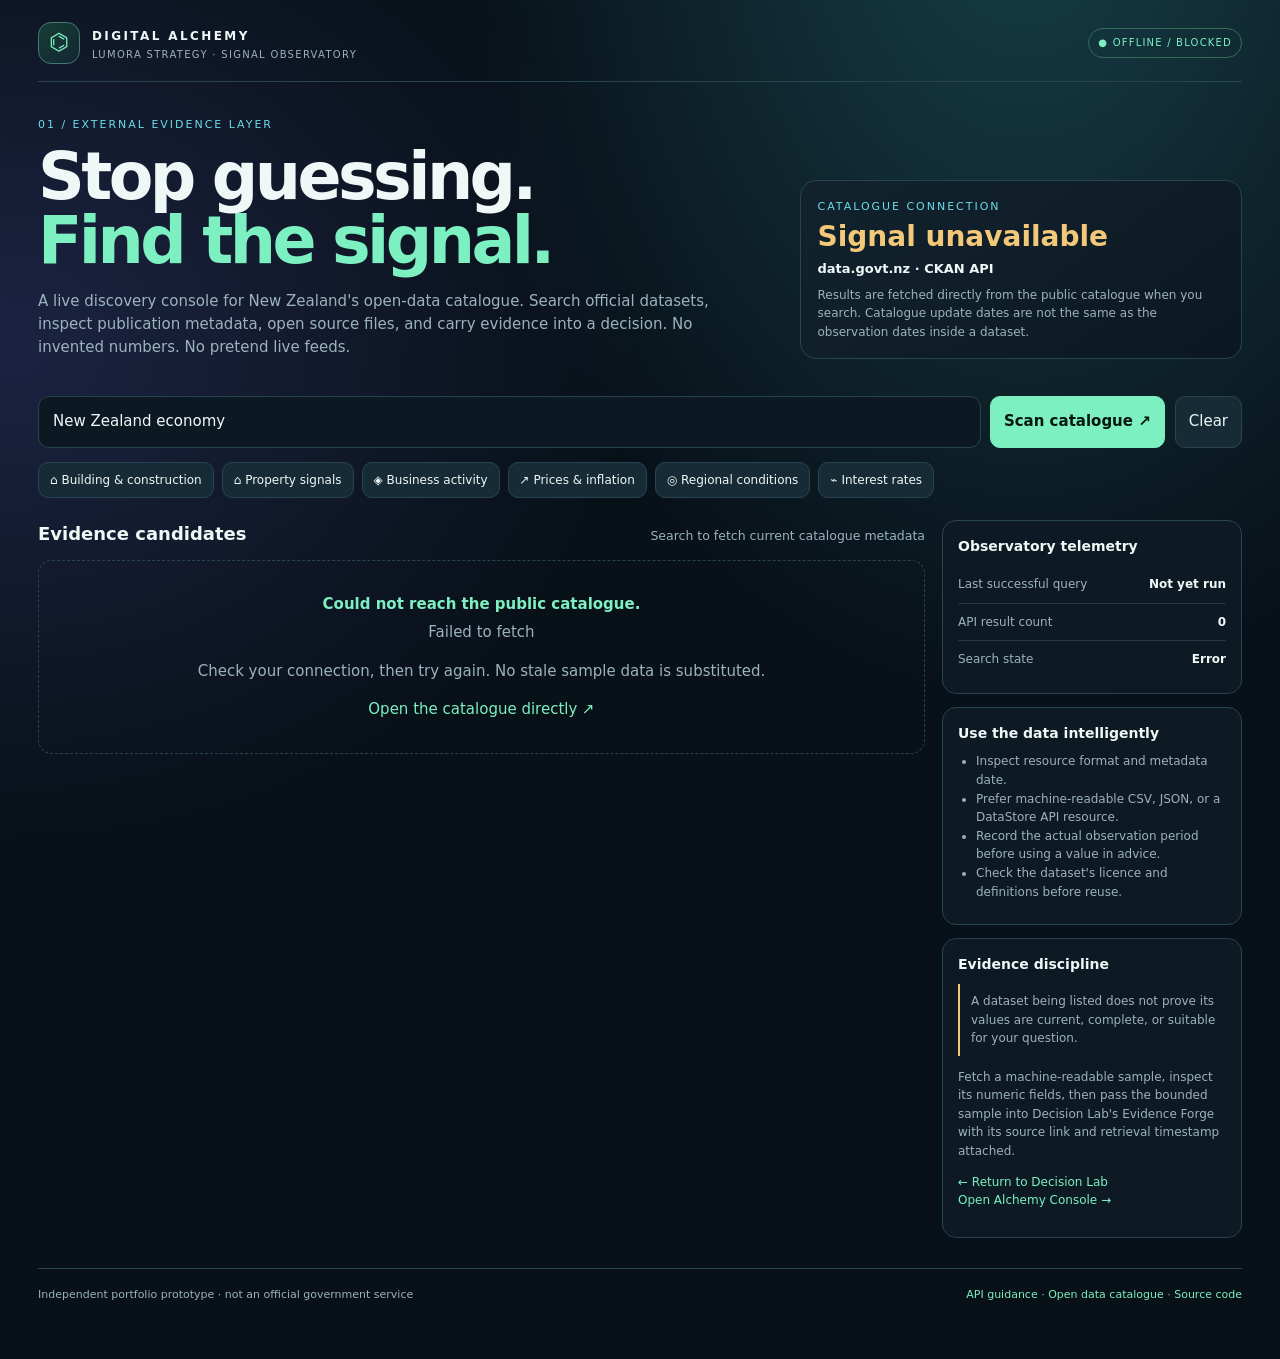
<file: observatory.html>
<!doctype html>
<html lang="en"><head><meta charset="utf-8"><meta name="viewport" content="width=device-width,initial-scale=1"><meta name="theme-color" content="#081018"><title>Digital Alchemy | Signal Observatory</title>
<style>
:root{color-scheme:dark;--bg:#081018;--panel:#101d28;--line:#294451;--ink:#eff8f6;--muted:#9bb3bd;--mint:#7cf0c0;--cyan:#69dce8;--amber:#f3c879;--violet:#b6a4ff}*{box-sizing:border-box}body{margin:0;background:radial-gradient(ellipse at 80% -10%,#173f48 0,transparent 40%),radial-gradient(ellipse at 0% 25%,#1c2342 0,transparent 35%),var(--bg);color:var(--ink);font:15px/1.55 ui-sans-serif,system-ui,sans-serif}a{color:var(--mint);text-decoration:none}a:hover{text-decoration:underline}button,input{font:inherit}button{cursor:pointer;color:var(--ink);background:#172b37;border:1px solid var(--line);border-radius:10px;padding:10px 13px}button:hover{border-color:var(--mint)}button:focus-visible,input:focus-visible{outline:2px solid var(--cyan);outline-offset:2px}.wrap{max-width:1240px;margin:auto;padding:22px 18px 56px}.top{display:flex;align-items:center;justify-content:space-between;gap:15px;border-bottom:1px solid var(--line);padding-bottom:17px}.brand{display:flex;align-items:center;gap:12px}.glyph{width:42px;height:42px;border-radius:13px;display:grid;place-items:center;border:1px solid #47786f;background:linear-gradient(140deg,#163e35,#142633);color:var(--mint);font-size:23px}.brand strong{font-size:12px;letter-spacing:.2em}.brand small{display:block;color:var(--muted);font-size:10px;letter-spacing:.13em}.status{font-size:10px;letter-spacing:.12em;text-transform:uppercase;border:1px solid #356b59;color:var(--mint);padding:6px 9px;border-radius:99px}.hero{display:grid;grid-template-columns:1.25fr .75fr;gap:24px;align-items:end;padding:34px 0 25px}.eyebrow{color:var(--cyan);font-size:11px;letter-spacing:.18em;text-transform:uppercase}.hero h1{font-size:clamp(35px,6vw,65px);line-height:.99;letter-spacing:-.055em;margin:12px 0 16px}.hero h1 span{color:var(--mint)}.hero p{color:var(--muted);max-width:700px;margin:0}.signalbox{border:1px solid var(--line);border-radius:16px;padding:17px;background:linear-gradient(145deg,#12232e,#0c1821)}.signalbox b{font-size:13px;display:block}.signalbox p{font-size:12px;margin:7px 0 0}.signalbox .n{font-size:28px;color:var(--amber);font-weight:750}.toolbar{display:grid;grid-template-columns:1fr auto;gap:10px;margin:12px 0 14px}.search{display:flex;gap:9px}.search input{min-width:0;flex:1;background:#0d1922;border:1px solid var(--line);border-radius:11px;padding:13px 14px;color:var(--ink)}.primary{background:var(--mint);color:#071711;border-color:var(--mint);font-weight:800}.presets{display:flex;flex-wrap:wrap;gap:8px;margin:0 0 22px}.preset{font-size:12px;padding:8px 11px}.layout{display:grid;grid-template-columns:minmax(0,1fr) 300px;gap:17px;align-items:start}.sectionhead{display:flex;justify-content:space-between;align-items:baseline;gap:12px;margin:0 0 12px}.sectionhead h2{font-size:18px;margin:0}.sectionhead small,.muted{color:var(--muted)}.results{display:grid;gap:11px}.dataset{border:1px solid var(--line);border-radius:14px;padding:16px;background:linear-gradient(135deg,#12212c,#0d1821)}.dataset h3{font-size:16px;line-height:1.35;margin:0 0 7px}.dataset p{font-size:13px;color:var(--muted);margin:0 0 11px}.meta{display:flex;gap:7px;flex-wrap:wrap;margin:10px 0 12px}.pill{font-size:10px;border:1px solid #2b4956;border-radius:99px;padding:4px 7px;color:#c5d8dc}.pill.fresh{border-color:#376d58;color:var(--mint)}.pill.old{border-color:#705c37;color:var(--amber)}.actions{display:flex;flex-wrap:wrap;gap:8px}.actions a,.actions button{font-size:12px;padding:7px 9px;border:1px solid var(--line);border-radius:8px}.details{margin-top:13px;border-top:1px solid var(--line);padding-top:12px}.resource{padding:9px 0;border-bottom:1px solid #213641;font-size:12px}.resource strong{display:block;color:#e2efee;margin-bottom:4px}.side{display:grid;gap:13px}.panel{border:1px solid var(--line);border-radius:14px;padding:15px;background:#0e1b25dd}.panel h3{margin:0 0 8px;font-size:14px}.panel p,.panel li{font-size:12px;color:var(--muted)}.panel ul{padding-left:18px;margin:8px 0}.metric{display:flex;justify-content:space-between;gap:12px;padding:9px 0;border-bottom:1px solid #223945;font-size:12px}.metric:last-child{border:0}.metric span{color:var(--muted)}.notice{border-left:2px solid var(--amber);padding:8px 0 8px 11px;color:var(--muted);font-size:12px}.loading{padding:32px 15px;text-align:center;border:1px dashed var(--line);border-radius:14px;color:var(--muted)}.loading strong{display:block;color:var(--mint);margin-bottom:5px}.foot{border-top:1px solid var(--line);margin-top:30px;padding-top:17px;color:var(--muted);font-size:11px;display:flex;justify-content:space-between;gap:12px;flex-wrap:wrap}.spinner{display:inline-block;width:12px;height:12px;border:2px solid #35565d;border-top-color:var(--mint);border-radius:50%;animation:spin .8s linear infinite;vertical-align:-2px;margin-right:7px}@keyframes spin{to{transform:rotate(360deg)}}@media(max-width:800px){.hero,.layout{grid-template-columns:1fr}.toolbar{grid-template-columns:1fr}.side{grid-template-columns:1fr 1fr}}@media(max-width:520px){.wrap{padding:15px 12px 35px}.hero h1{font-size:42px}.side{grid-template-columns:1fr}.search{flex-wrap:wrap}.search input{flex-basis:100%}.search button{flex:1}.top{align-items:flex-start}}@media(prefers-reduced-motion:reduce){*,*:before,*:after{animation:none!important;transition:none!important}}
</style></head><body><main class="wrap">
<header class="top"><div class="brand"><div class="glyph">⌬</div><div><strong>DIGITAL ALCHEMY</strong><small>LUMORA STRATEGY · SIGNAL OBSERVATORY</small></div></div><span class="status" id="connection">● API READY</span></header>
<section class="hero"><div><div class="eyebrow">01 / External evidence layer</div><h1>Stop guessing.<br><span>Find the signal.</span></h1><p>A live discovery console for New Zealand's open-data catalogue. Search official datasets, inspect publication metadata, open source files, and carry evidence into a decision. No invented numbers. No pretend live feeds.</p></div><div class="signalbox"><div class="eyebrow">CATALOGUE CONNECTION</div><div class="n" id="count">Awaiting query</div><b>data.govt.nz · CKAN API</b><p>Results are fetched directly from the public catalogue when you search. Catalogue update dates are not the same as the observation dates inside a dataset.</p></div></section>
<section class="toolbar"><div class="search"><input id="query" aria-label="Search datasets" placeholder="Search data: house prices, building consents, CPI…" value="New Zealand economy"><button id="searchBtn" class="primary">Scan catalogue ↗</button></div><button id="clearBtn">Clear</button></section>
<div class="presets"><button class="preset" data-q="building consents">⌂ Building & construction</button><button class="preset" data-q="property house prices">⌂ Property signals</button><button class="preset" data-q="business enterprise">◈ Business activity</button><button class="preset" data-q="consumer price index inflation">↗ Prices & inflation</button><button class="preset" data-q="regional population employment">◎ Regional conditions</button><button class="preset" data-q="interest rates">⌁ Interest rates</button></div>
<div class="layout"><section><div class="sectionhead"><h2>Evidence candidates</h2><small id="resultMeta">Search to fetch current catalogue metadata</small></div><div id="results" class="results"><div class="loading"><strong>Ready to interrogate the catalogue.</strong>Choose a signal above or enter your own search.</div></div></section>
<aside class="side"><div class="panel"><h3>Observatory telemetry</h3><div class="metric"><span>Last successful query</span><b id="lastQuery">Not yet run</b></div><div class="metric"><span>API result count</span><b id="apiCount">0</b></div><div class="metric"><span>Search state</span><b id="searchState">Idle</b></div></div><div class="panel"><h3>Use the data intelligently</h3><ul><li>Inspect resource format and metadata date.</li><li>Prefer machine-readable CSV, JSON, or a DataStore API resource.</li><li>Record the actual observation period before using a value in advice.</li><li>Check the dataset's licence and definitions before reuse.</li></ul></div><div class="panel"><h3>Evidence discipline</h3><div class="notice">A dataset being listed does not prove its values are current, complete, or suitable for your question.</div><p>Fetch a machine-readable sample, inspect its numeric fields, then pass the bounded sample into Decision Lab's Evidence Forge with its source link and retrieval timestamp attached.</p><p><a href="decision-lab.html">← Return to Decision Lab</a><br><a href="console.html">Open Alchemy Console →</a></p></div></aside></div>
<footer class="foot"><span>Independent portfolio prototype · not an official government service</span><span><a href="https://www.data.govt.nz/catalogue-guide/using-data-govt-nz-apis/">API guidance</a> · <a href="https://catalogue.data.govt.nz/">Open data catalogue</a> · <a href="https://github.com/levitatingsnake/Digital-alchemy">Source code</a></span></footer>
</main><script>
const API='https://catalogue.data.govt.nz/api/3/action/package_search';
const $=id=>document.getElementById(id);
const esc=s=>String(s==null?'':s).replace(/[&<>"']/g,c=>({'&':'&amp;','<':'&lt;','>':'&gt;','"':'&quot;',"'":'&#39;'}[c]));
const dateValue=s=>{if(!s)return null;const d=new Date(s);return Number.isNaN(d.getTime())?null:d};
const fmtDate=s=>{const d=dateValue(s);return d?d.toLocaleDateString(undefined,{year:'numeric',month:'short',day:'numeric'}):'Not supplied'};
function ageLabel(s){const d=dateValue(s);if(!d)return {text:'No update date',cls:''};const days=Math.floor((Date.now()-d.getTime())/86400000);if(days<0)return {text:'Future date? verify',cls:'old'};if(days<=90)return {text:'Catalogue updated ≤90d',cls:'fresh'};if(days<=365)return {text:'Catalogue update 3–12mo',cls:'old'};return {text:'Catalogue metadata >1y',cls:'old'}}
const liveResources=new Map();
function resourceMarkup(r){const name=r.name||r.description||r.format||'Unnamed resource',url=r.url||r.download_url,format=(r.format||'Unknown format').toUpperCase(),store=r.datastore_active&&r.id?'<button type="button" data-preview="'+esc(r.id)+'" data-name="'+esc(name)+'">Preview rows</button><button type="button" class="primary" data-analyse-source="'+esc(r.id)+'" data-name="'+esc(name)+'">Analyse in Decision Lab ↗</button>':'';return '<div class="resource"><strong>'+esc(name)+'</strong><span class="pill">'+esc(format)+'</span> <span class="muted">Updated '+esc(fmtDate(r.last_modified||r.metadata_modified))+'</span><div class="actions" style="margin-top:7px">'+(url?'<a target="_blank" rel="noopener" href="'+esc(url)+'">Open resource ↗</a>':'')+store+'</div>'+(r.datastore_active&&r.id?'<div id="preview-'+esc(r.id)+'" class="details" hidden></div>':'')+'</div>'}
function csvCell(v){const s=String(v==null?'':v);return /[",\n\r]/.test(s)?'"'+s.replace(/"/g,'""')+'"':s}
function toCSV(fields,records){const keys=fields.map(f=>typeof f==='string'?f:f.id).filter(Boolean);return [keys.map(csvCell).join(','),...records.map(row=>keys.map(k=>csvCell(row[k])).join(','))].join('\n')}
function profileRecords(fields,records){const keys=fields.map(f=>typeof f==='string'?f:f.id).filter(Boolean);return keys.map(key=>({key,values:records.map(r=>{const v=r[key];if(v==null||String(v).trim()==='')return NaN;const n=Number(String(v).replace(/[$,%\s]/g,'').replace(/,/g,''));return Number.isFinite(n)?n:NaN})})).map(c=>({...c,valid:c.values.filter(Number.isFinite)})).filter(c=>c.valid.length>=Math.max(3,Math.ceil(records.length*.6))).map(c=>({key:c.key,count:c.valid.length,mean:c.valid.reduce((a,b)=>a+b,0)/c.valid.length,min:Math.min(...c.valid),max:Math.max(...c.valid)}))}
async function fetchResource(id,name,button){const box=$('preview-'+id);if(!box)return;button.disabled=true;button.textContent='Fetching…';box.hidden=false;box.innerHTML='<p class="muted"><span class="spinner"></span>Requesting up to 100 live rows…</p>';try{const url='https://catalogue.data.govt.nz/api/3/action/datastore_search?resource_id='+encodeURIComponent(id)+'&limit=100',response=await fetch(url,{headers:{Accept:'application/json'}});if(!response.ok)throw new Error('DataStore returned HTTP '+response.status);const payload=await response.json();if(!payload.success||!payload.result)throw new Error('DataStore response was not successful.');const result=payload.result,records=result.records||[],fields=result.fields||[];if(!records.length||!fields.length)throw new Error('No previewable rows or fields were returned.');const numeric=profileRecords(fields,records),fetchedAt=new Date().toISOString(),csv=toCSV(fields,records);liveResources.set(id,{name,sourceUrl:url,resourceId:id,fields,records,csv,fetchedAt,total:result.total??null});let out='<div class="meta"><span class="pill fresh">'+records.length+' rows fetched</span><span class="pill">'+fields.length+' fields</span><span class="pill">Retrieved '+esc(fetchedAt)+'</span></div><p class="muted" style="font-size:12px">'+(result.total==null?'Total row count not supplied':Number(result.total).toLocaleString()+' total rows reported')+'. Statistics below describe only this fetched sample.</p>';if(numeric.length)out+='<div class="details"><strong>Numeric field scan</strong>'+numeric.slice(0,8).map(c=>'<div class="metric"><span>'+esc(c.key)+' · n='+c.count+'</span><b>mean '+esc(Number(c.mean.toFixed(3)))+' · '+esc(c.min)+' to '+esc(c.max)+'</b></div>').join('')+'</div>';out+='<div style="overflow:auto;margin-top:10px"><table style="font-size:11px;border-collapse:collapse;width:100%"><thead><tr>'+fields.slice(0,6).map(f=>'<th style="text-align:left;padding:6px;border-bottom:1px solid #294451">'+esc(f.id||f)+'</th>').join('')+'</tr></thead><tbody>'+records.slice(0,5).map(row=>'<tr>'+fields.slice(0,6).map(f=>'<td style="padding:6px;border-bottom:1px solid #213641">'+esc(row[f.id||f])+'</td>').join('')+'</tr>').join('')+'</tbody></table></div><div class="actions" style="margin-top:12px"><button type="button" data-forge="'+esc(id)+'" class="primary">Analyse in Decision Lab ↗</button><button type="button" data-export="'+esc(id)+'">Export fetched rows as CSV</button></div><p class="muted" style="font-size:11px">Retrieved '+esc(fetchedAt)+'. Descriptive analysis only, not a forecast.</p>';$('preview-'+id).innerHTML=out;button.textContent='Refresh live sample ↻';return true}catch(e){box.innerHTML='<p class="notice">Could not fetch this resource: '+esc(e.message)+'. Try again or open the source record.</p>';button.textContent='Retry fetch';return false}finally{button.disabled=false}}
function handoffToForge(id){const item=liveResources.get(id);if(!item)return;try{localStorage.setItem('digitalAlchemyImportedCsv',JSON.stringify({name:item.name+'.csv',csv:item.csv,sourceUrl:item.sourceUrl,resourceId:item.resourceId,fetchedAt:item.fetchedAt,rows:item.records.length,fields:item.fields.length}));location.href='decision-lab.html#dataForge'}catch(e){alert('Browser handoff unavailable. Export the CSV and load it manually into Evidence Forge.')}}
function card(d,i){const age=ageLabel(d.metadata_modified||d.metadata_created);const resources=Array.isArray(d.resources)?d.resources:[];const formats=[...new Set(resources.map(r=>(r.format||'').toUpperCase()).filter(Boolean))].slice(0,5);const org=d.organization?.title||d.organization?.name||'Publisher not specified';const link='https://catalogue.data.govt.nz/dataset/'+encodeURIComponent(d.name||d.id);const desc=d.notes||'No description supplied. Open the catalogue record and inspect its metadata.';return '<article class="dataset"><h3>'+esc(d.title||d.name||'Untitled dataset')+'</h3><p>'+esc(desc.length>340?desc.slice(0,337)+'…':desc)+'</p><div class="meta"><span class="pill">'+esc(org)+'</span><span class="pill '+age.cls+'">'+esc(age.text)+'</span><span class="pill">'+resources.length+' resource'+(resources.length===1?'':'s')+'</span>'+formats.map(f=>'<span class="pill">'+esc(f)+'</span>').join('')+'</div><div class="muted" style="font-size:11px">Catalogue record created '+esc(fmtDate(d.metadata_created))+' · modified '+esc(fmtDate(d.metadata_modified))+'</div><div class="actions" style="margin-top:12px"><a target="_blank" rel="noopener" href="'+esc(link)+'">Open source record ↗</a><button type="button" data-detail="'+i+'" aria-expanded="false">Inspect resources ('+resources.length+')</button><button type="button" data-copy="'+esc(link)+'">Copy source link</button></div><div class="details" id="detail-'+i+'" hidden>'+(resources.length?resources.map(resourceMarkup).join(''):'<p class="muted">No downloadable resources are listed in this catalogue record.</p>')+'<p class="muted" style="font-size:11px">Licence: '+esc(d.license_title||'Not specified in returned metadata')+' · Metadata ID: '+esc(d.id||'not supplied')+'</p></div></article>'}
async function search(q){q=q.trim();if(!q){$('results').innerHTML='<div class="loading">Enter a topic to scan the catalogue.</div>';return}const btn=$('searchBtn');btn.disabled=true;btn.textContent='Scanning…';$('connection').textContent='● CONNECTING';$('searchState').textContent='Fetching';$('results').innerHTML='<div class="loading"><span class="spinner"></span><strong>Interrogating the public catalogue…</strong>Fetching dataset metadata.</div>';try{const url=API+'?q='+encodeURIComponent(q)+'&rows=12&sort=score+desc';const response=await fetch(url,{headers:{Accept:'application/json'}});if(!response.ok)throw new Error('Catalogue returned HTTP '+response.status);const payload=await response.json();if(!payload.success||!payload.result)throw new Error('The catalogue response was not successful.');const data=payload.result.results||[];$('count').textContent=Number(payload.result.count||data.length).toLocaleString()+' matches';$('apiCount').textContent=Number(payload.result.count||data.length).toLocaleString();$('resultMeta').textContent='Showing '+data.length+' of '+Number(payload.result.count||data.length).toLocaleString()+' catalogue matches';$('lastQuery').textContent=new Date().toLocaleTimeString([],{hour:'2-digit',minute:'2-digit'});$('searchState').textContent='Success';$('connection').textContent='● CONNECTED';$('results').innerHTML=data.length?data.map(card).join(''):'<div class="loading"><strong>No matches found.</strong>Try a broader term or a suggested search.</div>'}catch(e){$('count').textContent='Signal unavailable';$('searchState').textContent='Error';$('connection').textContent='● OFFLINE / BLOCKED';$('results').innerHTML='<div class="loading"><strong>Could not reach the public catalogue.</strong>'+esc(e.message)+'<p>Check your connection, then try again. No stale sample data is substituted.</p><a href="https://catalogue.data.govt.nz/">Open the catalogue directly ↗</a></div>'}finally{btn.disabled=false;btn.textContent='Scan catalogue ↗'}}
$('searchBtn').addEventListener('click',()=>search($('query').value));$('query').addEventListener('keydown',e=>{if(e.key==='Enter')search($('query').value)});
$('clearBtn').addEventListener('click',()=>{$('query').value='';$('results').innerHTML='<div class="loading"><strong>Ready.</strong>Choose a signal or enter a search.</div>';$('count').textContent='Awaiting query';$('resultMeta').textContent='Search to fetch current catalogue metadata';$('searchState').textContent='Idle'});
document.querySelectorAll('[data-q]').forEach(b=>b.addEventListener('click',()=>{$('query').value=b.dataset.q;search(b.dataset.q)}));
$('results').addEventListener('click',async e=>{const direct=e.target.closest('[data-analyse-source]');if(direct){const id=direct.dataset.analyseSource,name=direct.dataset.name||'Public dataset';direct.disabled=true;const existing=liveResources.get(id);if(!existing){const previewButton=$('results').querySelector('[data-preview="'+CSS.escape(id)+'"]');const ok=previewButton?await fetchResource(id,name,previewButton):false;if(!ok){direct.disabled=false;return}}handoffToForge(id);direct.disabled=false;return}const p=e.target.closest('[data-preview]');if(p){await fetchResource(p.dataset.preview,p.dataset.name||'Public dataset',p);return}const f=e.target.closest('[data-forge]');if(f){handoffToForge(f.dataset.forge);return}const x=e.target.closest('[data-export]');if(x){const item=liveResources.get(x.dataset.export);if(!item)return;const blob=new Blob([item.csv],{type:'text/csv;charset=utf-8'}),url=URL.createObjectURL(blob),a=document.createElement('a');a.href=url;a.download=(item.name||'dataset').replace(/[^a-z0-9_-]+/gi,'-').slice(0,70)+'.csv';a.click();setTimeout(()=>URL.revokeObjectURL(url),1000);return}const d=e.target.closest('[data-detail]');if(d){const el=$('detail-'+d.dataset.detail);el.hidden=!el.hidden;d.setAttribute('aria-expanded',String(!el.hidden));d.textContent=(el.hidden?'Inspect resources':'Hide resources')+' ('+el.querySelectorAll('.resource').length+')';return}const c=e.target.closest('[data-copy]');if(c){try{await navigator.clipboard.writeText(c.dataset.copy);const old=c.textContent;c.textContent='Copied ✓';setTimeout(()=>c.textContent=old,1400)}catch{window.prompt('Copy this source URL:',c.dataset.copy)}}});
search($('query').value);
</script></body></html>
</file>
<file: prometheus-visual.css>
/* PROMETHEUS / XENOLAB : shared visual language, progressive enhancement */
:root{--px-void:#040914;--px-cyan:#6ce9ff;--px-amber:#ffc978;--px-line:rgba(103,218,255,.25)}
body{background:radial-gradient(ellipse at 50% -15%,rgba(29,111,151,.27),transparent 48%),radial-gradient(ellipse at 100% 40%,rgba(83,44,148,.14),transparent 50%),#040914!important;color:#e8f5ff!important}
body::before{content:"";position:fixed;inset:0;pointer-events:none;background:linear-gradient(rgba(97,210,255,.035) 1px,transparent 1px),linear-gradient(90deg,rgba(97,210,255,.035) 1px,transparent 1px);background-size:40px 40px;mask-image:linear-gradient(#000,transparent 85%);z-index:0}
.shell,.wrap{position:relative;z-index:1;max-width:1440px}
.top{border-bottom:1px solid var(--px-line)}
.hero h1,.brand b,.brand strong,.panel h2{font-family:"Avenir Next","Trebuchet MS",system-ui,sans-serif;letter-spacing:-.035em}
.hero h1{font-weight:800;text-wrap:balance;text-shadow:0 0 40px rgba(74,205,255,.16)}
.eyebrow,.num,.pill,.state{letter-spacing:.2em}
.panel{background:linear-gradient(135deg,rgba(14,32,49,.96),rgba(7,16,30,.97))!important;border:1px solid var(--px-line)!important;border-radius:8px!important;box-shadow:inset 0 1px rgba(143,235,255,.06),0 18px 45px rgba(0,0,0,.16);position:relative}
.panel::before{content:"";position:absolute;top:-1px;left:18px;width:38px;height:2px;background:var(--px-cyan);box-shadow:0 0 13px var(--px-cyan)}
button,.action{transition:border-color .2s,box-shadow .2s,transform .2s}
button:hover,.action:hover{box-shadow:0 0 20px rgba(74,205,255,.12)}
button:focus-visible,a:focus-visible,textarea:focus-visible{outline:2px solid var(--px-cyan);outline-offset:3px}
textarea{font-size:16px!important;line-height:1.65!important;resize:vertical!important}
#chamberQuestion,#question{display:block!important;width:100%!important;min-height:220px!important;max-height:65vh!important;padding:19px!important;box-sizing:border-box!important;background:rgba(3,12,25,.88)!important;border:1px solid rgba(104,230,255,.4)!important;border-radius:9px!important;box-shadow:inset 0 0 30px rgba(44,156,212,.045);overflow:auto}
#chamberQuestion:focus,#question:focus{border-color:var(--px-cyan)!important;box-shadow:0 0 0 3px rgba(104,230,255,.1),inset 0 0 35px rgba(44,156,212,.07)}
@media(min-width:900px){#chamberQuestion,#question{min-height:270px!important}}
@media(max-width:680px){.shell,.wrap{padding-left:14px;padding-right:14px}#chamberQuestion,#question{min-height:240px!important}.hero h1{font-size:clamp(32px,9vw,54px)}}
@media(prefers-reduced-motion:reduce){*,*::before,*::after{scroll-behavior:auto!important;animation-duration:.01ms!important;transition-duration:.01ms!important}}
</file>
